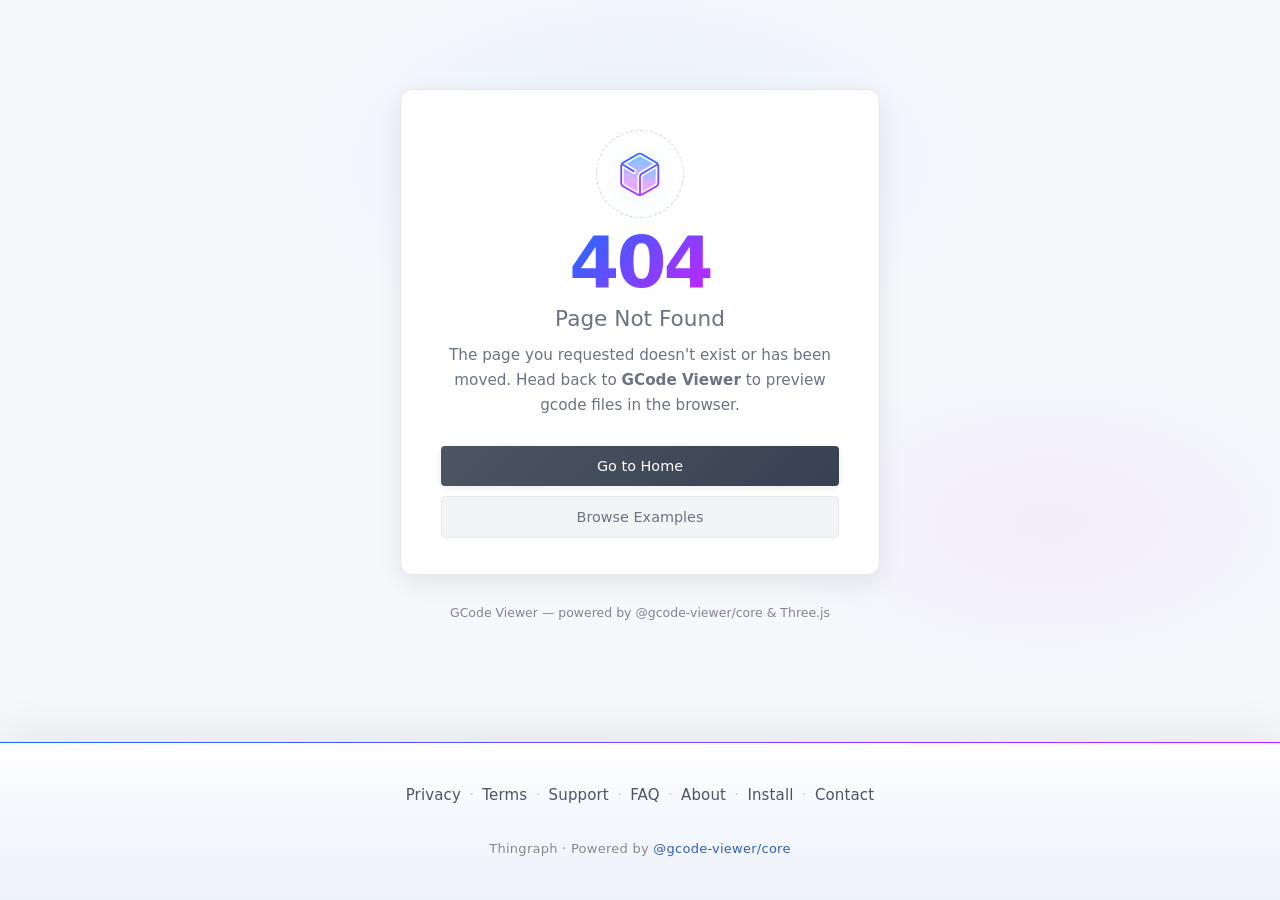
<file: index.html>
<!DOCTYPE html>
<html lang="en">
  <head>
    <meta charset="UTF-8" />
    <meta name="viewport" content="width=device-width, initial-scale=1.0" />
    <title>GCode Viewer</title>
    <meta
      name="description"
      content="GCode Viewer is a free web app to preview slicer GCode toolpaths (.gcode) in the browser. Powered by the @gcode-viewer/core WebGL SDK built on Three.js."
    />
    <meta
      name="keywords"
      content="GCode viewer, gcode preview, slicer preview, 3D printing, Bambu, Orca, @gcode-viewer/core, WebGL, Three.js"
    />

    <meta property="og:type" content="website" />
    <meta property="og:site_name" content="GCode Viewer" />
    <meta property="og:title" content="GCode Viewer – Preview slicer GCode in the browser" />
    <meta
      property="og:description"
      content="Free web app to preview GCode toolpaths with layers, legend, and playback. Powered by @gcode-viewer/core."
    />
    <meta property="og:image" content="/og-image.png" />

    <meta name="twitter:card" content="summary" />
    <meta name="twitter:title" content="GCode Viewer" />
    <meta
      name="twitter:description"
      content="Preview GCode toolpaths in the browser. Free, no install. Powered by @gcode-viewer/core."
    />

    <style>
      * {
        margin: 0;
        padding: 0;
        box-sizing: border-box;
      }

      html,
      body {
        width: 100%;
        height: 100%;
        overflow: hidden;
      }

      #app {
        width: 100%;
        height: 100%;
        overflow: hidden;
      }
    </style>
    <script type="module" crossorigin src="/assets/main.js"></script>
    <link rel="stylesheet" crossorigin href="/assets/main.css">
  </head>
  <body>
    <div id="app"></div>
  </body>
</html>
</file>
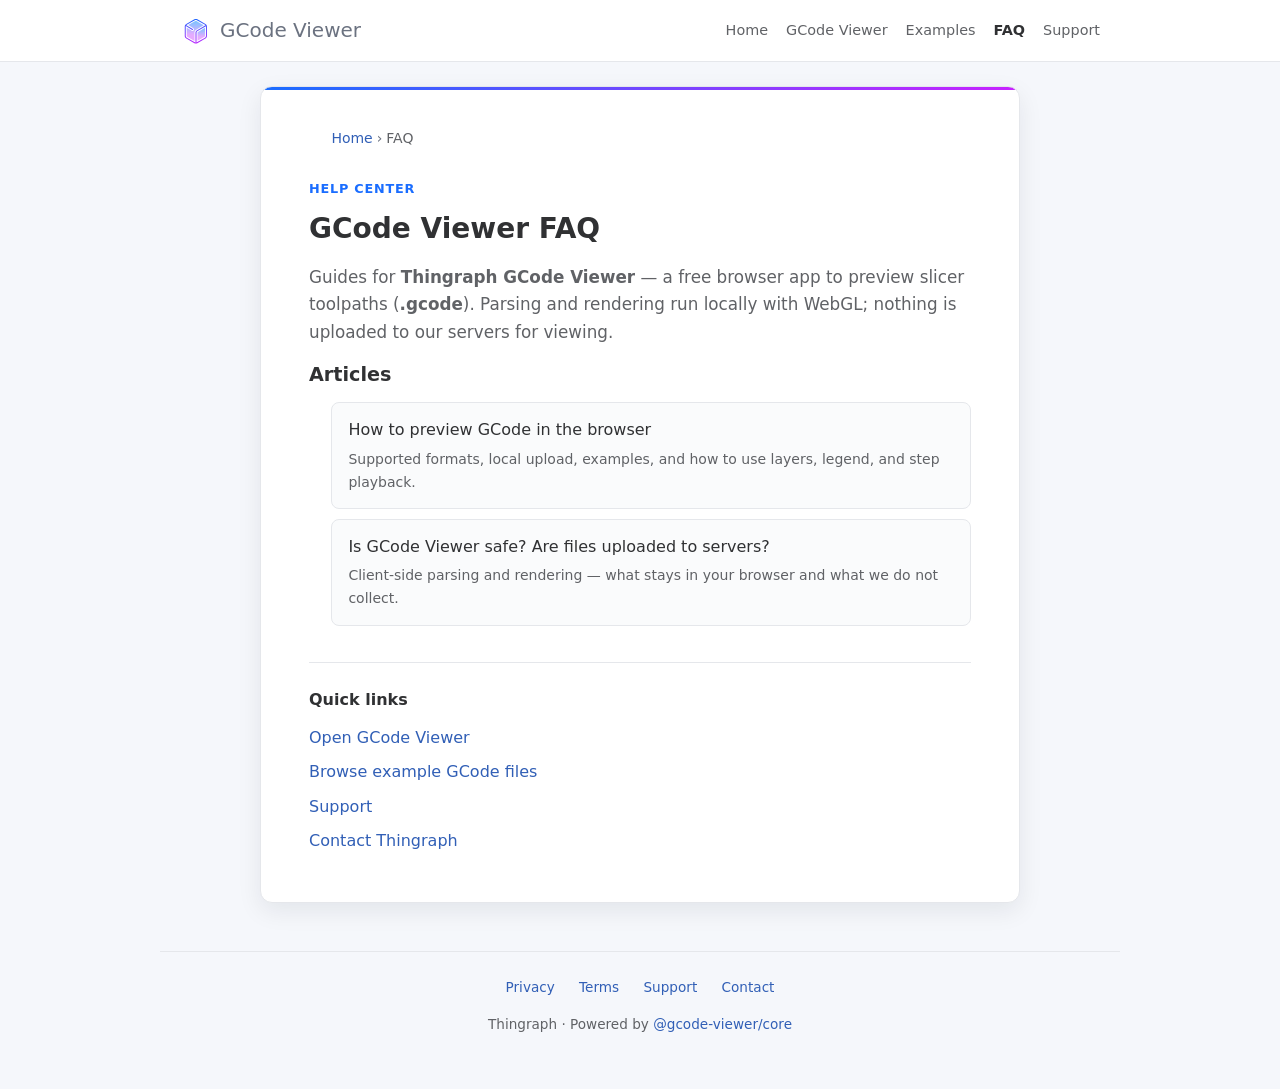
<file: faq/index.html>
<!DOCTYPE html>
<html lang="en">
  <head>
    <meta charset="UTF-8" />
    <meta name="viewport" content="width=device-width, initial-scale=1.0" />
    <title>FAQ – GCode Viewer | Thingraph</title>
    <meta
      name="description"
      content="Frequently asked questions about Thingraph GCode Viewer: preview slicer GCode in the browser, supported format (.gcode), layers, legend, and privacy."
    />
    <meta
      name="keywords"
      content="GCode Viewer FAQ, gcode preview browser, slicer gcode, 3D printing preview, Thingraph"
    />
    <link rel="canonical" href="https://gcode.thingraph.site/faq/" />
    <meta property="og:type" content="website" />
    <meta property="og:site_name" content="GCode Viewer" />
    <meta property="og:title" content="FAQ – GCode Viewer" />
    <meta
      property="og:description"
      content="Help articles for previewing GCode toolpaths in the browser with Thingraph GCode Viewer."
    />
    <meta property="og:url" content="https://gcode.thingraph.site/faq/" />
    <meta property="og:image" content="/og-image.png" />
    <link rel="stylesheet" href="/faq/faq.css" />
    <script type="application/ld+json">
      {
        "@context": "https://schema.org",
        "@type": "CollectionPage",
        "name": "GCode Viewer FAQ",
        "description": "Frequently asked questions for Thingraph GCode Viewer.",
        "url": "https://gcode.thingraph.site/faq/",
        "isPartOf": {
          "@type": "WebSite",
          "name": "GCode Viewer",
          "url": "https://gcode.thingraph.site/"
        }
      }
    </script>
  </head>
  <body>
    <header class="faq-header">
      <div class="faq-header__inner">
        <a class="faq-brand" href="/home">
          <img src="/cube-64.svg" width="32" height="32" alt="" />
          <span>GCode Viewer</span>
        </a>
        <nav aria-label="Main">
          <ul class="faq-nav">
            <li><a href="/home">Home</a></li>
            <li><a href="/gcode-viewer">GCode Viewer</a></li>
            <li><a href="/examples">Examples</a></li>
            <li><a href="/faq/" aria-current="page">FAQ</a></li>
            <li><a href="/google/cad-viewer-support">Support</a></li>
          </ul>
        </nav>
      </div>
    </header>

    <div class="faq-wrap">
      <article class="faq-card">
        <nav class="faq-breadcrumb" aria-label="Breadcrumb">
          <ol>
            <li><a href="/home">Home</a></li>
            <li><span aria-current="page">FAQ</span></li>
          </ol>
        </nav>

        <p class="faq-eyebrow">Help center</p>
        <h1>GCode Viewer FAQ</h1>
        <p class="faq-lead">
          Guides for <strong>Thingraph GCode Viewer</strong> — a free browser app to preview slicer
          toolpaths (<strong>.gcode</strong>). Parsing and
          rendering run locally with WebGL; nothing is uploaded to our servers for viewing.
        </p>

        <h2 class="faq-section-title">Articles</h2>
        <ul class="faq-article-list">
          <li>
            <a href="/faq/how-to-preview-gcode-in-browser.html">
              How to preview GCode in the browser
              <span class="faq-article-desc">
                Supported formats, local upload, examples, and how to use layers, legend, and step playback.
              </span>
            </a>
          </li>
          <li>
            <a href="/faq/is-gcode-viewer-safe-are-files-uploaded.html">
              Is GCode Viewer safe? Are files uploaded to servers?
              <span class="faq-article-desc">
                Client-side parsing and rendering — what stays in your browser and what we do not collect.
              </span>
            </a>
          </li>
        </ul>

        <section class="faq-related">
          <h2>Quick links</h2>
          <ul>
            <li><a href="/gcode-viewer">Open GCode Viewer</a></li>
            <li><a href="/examples">Browse example GCode files</a></li>
            <li><a href="/google/cad-viewer-support">Support</a></li>
            <li><a href="/contact">Contact Thingraph</a></li>
          </ul>
        </section>
      </article>
    </div>

    <footer class="faq-footer">
      <nav aria-label="Footer">
        <a href="/google/cad-viewer-privacy">Privacy</a>
        <a href="/google/cad-viewer-terms">Terms</a>
        <a href="/google/cad-viewer-support">Support</a>
        <a href="/contact">Contact</a>
      </nav>
      <p>
        Thingraph · Powered by
        <a href="https://www.npmjs.com/package/@gcode-viewer/core" rel="noopener noreferrer">@gcode-viewer/core</a>
      </p>
    </footer>
  </body>
</html>
</file>
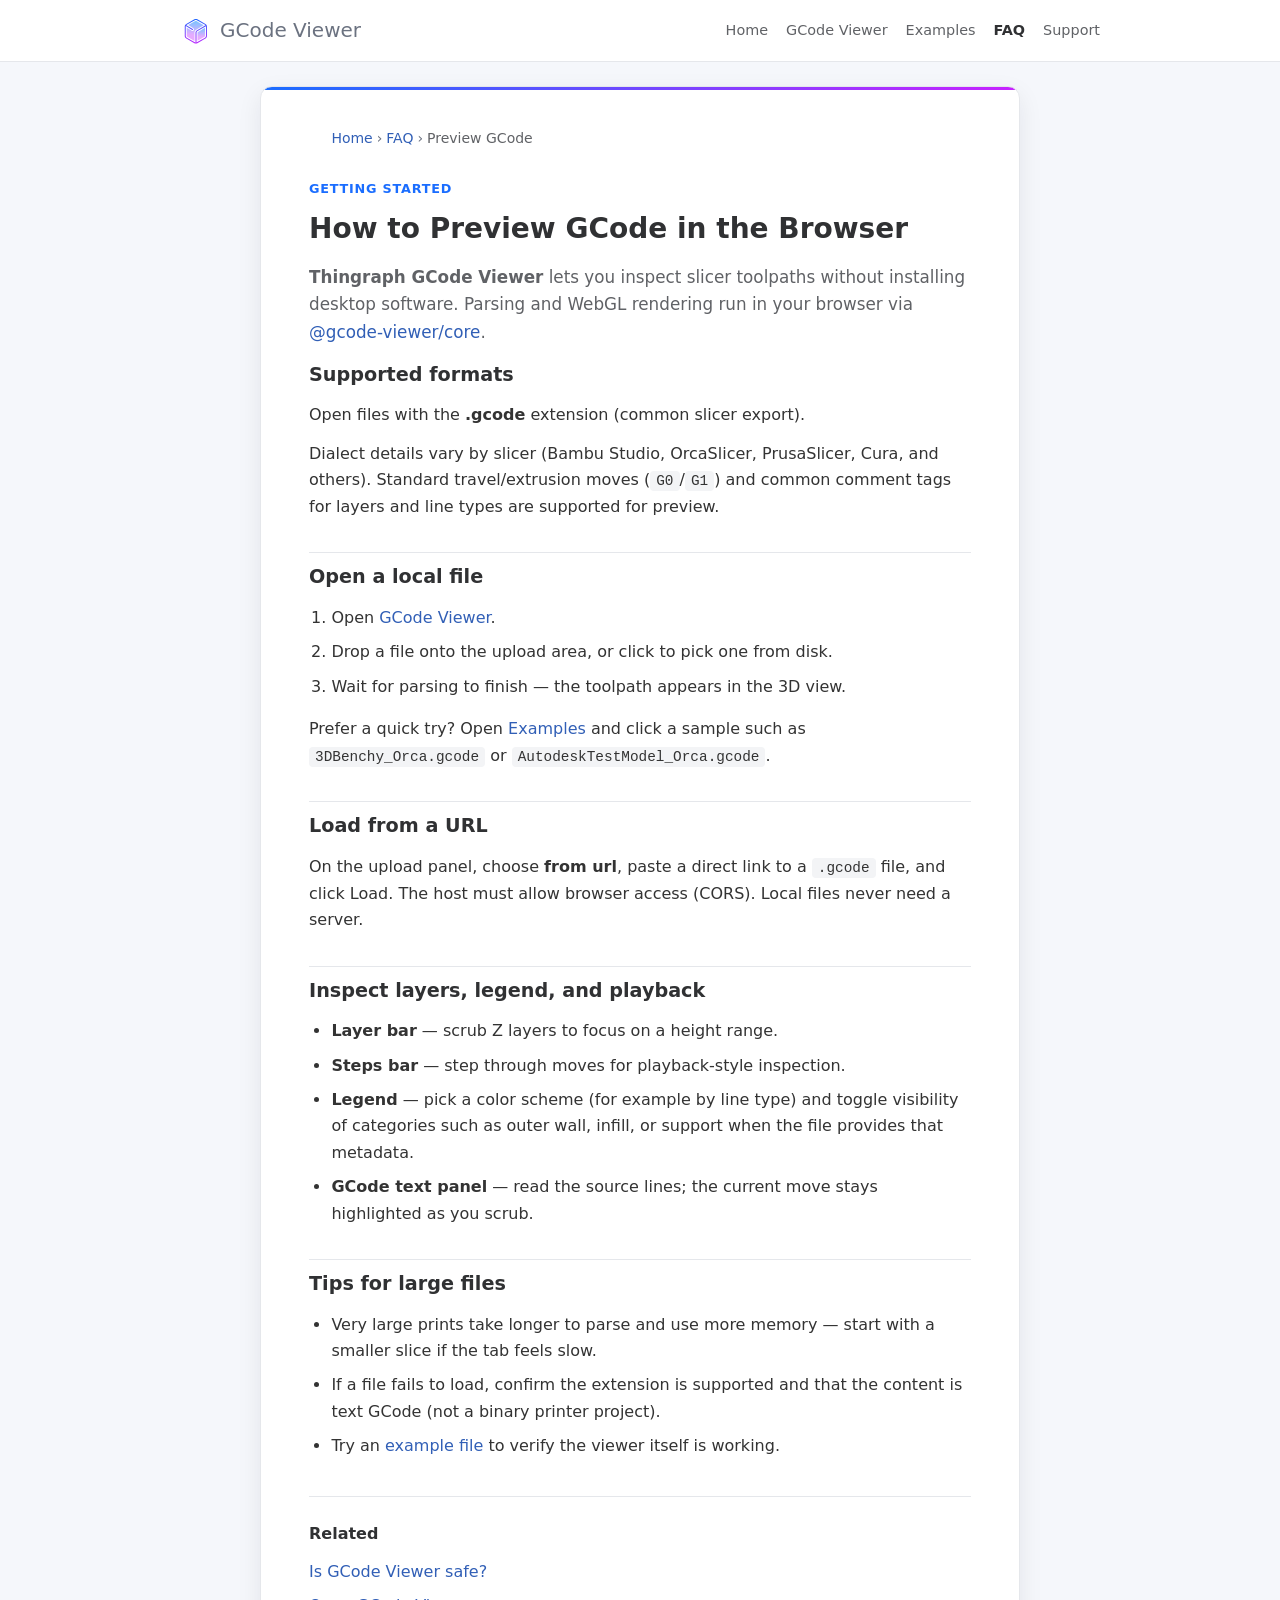
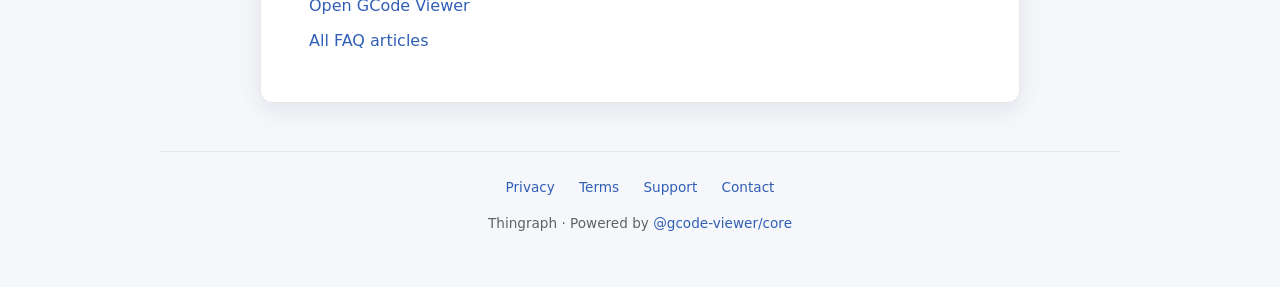
<file: faq/how-to-preview-gcode-in-browser.html>
<!DOCTYPE html>
<html lang="en">
  <head>
    <meta charset="UTF-8" />
    <meta name="viewport" content="width=device-width, initial-scale=1.0" />
    <title>How to Preview GCode in the Browser | GCode Viewer FAQ</title>
    <meta
      name="description"
      content="Preview slicer GCode (.gcode) in the browser with Thingraph GCode Viewer. Learn supported formats, local upload, examples, layers, legend, and playback."
    />
    <meta
      name="keywords"
      content="preview gcode online, gcode viewer browser, slicer toolpath preview, .gcode, Thingraph"
    />
    <link rel="canonical" href="https://gcode.thingraph.site/faq/how-to-preview-gcode-in-browser.html" />
    <meta property="og:type" content="article" />
    <meta property="og:site_name" content="GCode Viewer" />
    <meta property="og:title" content="How to Preview GCode in the Browser" />
    <meta
      property="og:description"
      content="Open slicer GCode locally in the browser — formats, layers, legend, and step playback."
    />
    <meta property="og:url" content="https://gcode.thingraph.site/faq/how-to-preview-gcode-in-browser.html" />
    <meta property="og:image" content="/og-image.png" />
    <link rel="stylesheet" href="/faq/faq.css" />
    <script type="application/ld+json">
      {
        "@context": "https://schema.org",
        "@type": "FAQPage",
        "mainEntity": [
          {
            "@type": "Question",
            "name": "What GCode formats does GCode Viewer support?",
            "acceptedAnswer": {
              "@type": "Answer",
              "text": "Thingraph GCode Viewer supports common slicer exports with the .gcode extension. Files from slicers such as Bambu Studio, OrcaSlicer, PrusaSlicer, and Cura generally work when they contain standard G0/G1 moves and typical comment metadata."
            }
          },
          {
            "@type": "Question",
            "name": "How do I open a GCode file in the browser?",
            "acceptedAnswer": {
              "@type": "Answer",
              "text": "Go to GCode Viewer on this site, then drop a file onto the upload area or click to select it from your device. You can also load a public URL that points to a .gcode file. Try the Examples page for sample files."
            }
          },
          {
            "@type": "Question",
            "name": "What can I inspect after loading GCode?",
            "acceptedAnswer": {
              "@type": "Answer",
              "text": "You can scrub layers with the layer bar, step through moves with the steps bar, switch color schemes in the Legend (for example by line type), and read the GCode text panel synced to the current move."
            }
          }
        ]
      }
    </script>
  </head>
  <body>
    <header class="faq-header">
      <div class="faq-header__inner">
        <a class="faq-brand" href="/home">
          <img src="/cube-64.svg" width="32" height="32" alt="" />
          <span>GCode Viewer</span>
        </a>
        <nav aria-label="Main">
          <ul class="faq-nav">
            <li><a href="/home">Home</a></li>
            <li><a href="/gcode-viewer">GCode Viewer</a></li>
            <li><a href="/examples">Examples</a></li>
            <li><a href="/faq/" aria-current="page">FAQ</a></li>
            <li><a href="/google/cad-viewer-support">Support</a></li>
          </ul>
        </nav>
      </div>
    </header>

    <div class="faq-wrap">
      <article class="faq-card">
        <nav class="faq-breadcrumb" aria-label="Breadcrumb">
          <ol>
            <li><a href="/home">Home</a></li>
            <li><a href="/faq/">FAQ</a></li>
            <li><span aria-current="page">Preview GCode</span></li>
          </ol>
        </nav>

        <p class="faq-eyebrow">Getting started</p>
        <h1>How to Preview GCode in the Browser</h1>
        <p class="faq-lead">
          <strong>Thingraph GCode Viewer</strong> lets you inspect slicer toolpaths without installing desktop
          software. Parsing and WebGL rendering run in your browser via
          <a href="https://www.npmjs.com/package/@gcode-viewer/core" rel="noopener noreferrer">@gcode-viewer/core</a>.
        </p>

        <h2>Supported formats</h2>
        <p>Open files with the <strong>.gcode</strong> extension (common slicer export).</p>
        <p>
          Dialect details vary by slicer (Bambu Studio, OrcaSlicer, PrusaSlicer, Cura, and others). Standard
          travel/extrusion moves (<code>G0</code>/<code>G1</code>) and common comment tags for layers and line
          types are supported for preview.
        </p>

        <h2>Open a local file</h2>
        <ol>
          <li>Open <a href="/gcode-viewer">GCode Viewer</a>.</li>
          <li>Drop a file onto the upload area, or click to pick one from disk.</li>
          <li>Wait for parsing to finish — the toolpath appears in the 3D view.</li>
        </ol>
        <p>
          Prefer a quick try? Open <a href="/examples">Examples</a> and click a sample such as
          <code>3DBenchy_Orca.gcode</code> or <code>AutodeskTestModel_Orca.gcode</code>.
        </p>

        <h2>Load from a URL</h2>
        <p>
          On the upload panel, choose <strong>from url</strong>, paste a direct link to a
          <code>.gcode</code> file, and click Load. The host must allow
          browser access (CORS). Local files never need a server.
        </p>

        <h2>Inspect layers, legend, and playback</h2>
        <ul>
          <li>
            <strong>Layer bar</strong> — scrub Z layers to focus on a height range.
          </li>
          <li>
            <strong>Steps bar</strong> — step through moves for playback-style inspection.
          </li>
          <li>
            <strong>Legend</strong> — pick a color scheme (for example by line type) and toggle visibility of
            categories such as outer wall, infill, or support when the file provides that metadata.
          </li>
          <li>
            <strong>GCode text panel</strong> — read the source lines; the current move stays highlighted as you
            scrub.
          </li>
        </ul>

        <h2>Tips for large files</h2>
        <ul>
          <li>Very large prints take longer to parse and use more memory — start with a smaller slice if the tab feels slow.</li>
          <li>If a file fails to load, confirm the extension is supported and that the content is text GCode (not a binary printer project).</li>
          <li>Try an <a href="/examples">example file</a> to verify the viewer itself is working.</li>
        </ul>

        <section class="faq-related">
          <h2>Related</h2>
          <ul>
            <li><a href="/faq/is-gcode-viewer-safe-are-files-uploaded.html">Is GCode Viewer safe?</a></li>
            <li><a href="/gcode-viewer">Open GCode Viewer</a></li>
            <li><a href="/faq/">All FAQ articles</a></li>
          </ul>
        </section>
      </article>
    </div>

    <footer class="faq-footer">
      <nav aria-label="Footer">
        <a href="/google/cad-viewer-privacy">Privacy</a>
        <a href="/google/cad-viewer-terms">Terms</a>
        <a href="/google/cad-viewer-support">Support</a>
        <a href="/contact">Contact</a>
      </nav>
      <p>
        Thingraph · Powered by
        <a href="https://www.npmjs.com/package/@gcode-viewer/core" rel="noopener noreferrer">@gcode-viewer/core</a>
      </p>
    </footer>
  </body>
</html>
</file>
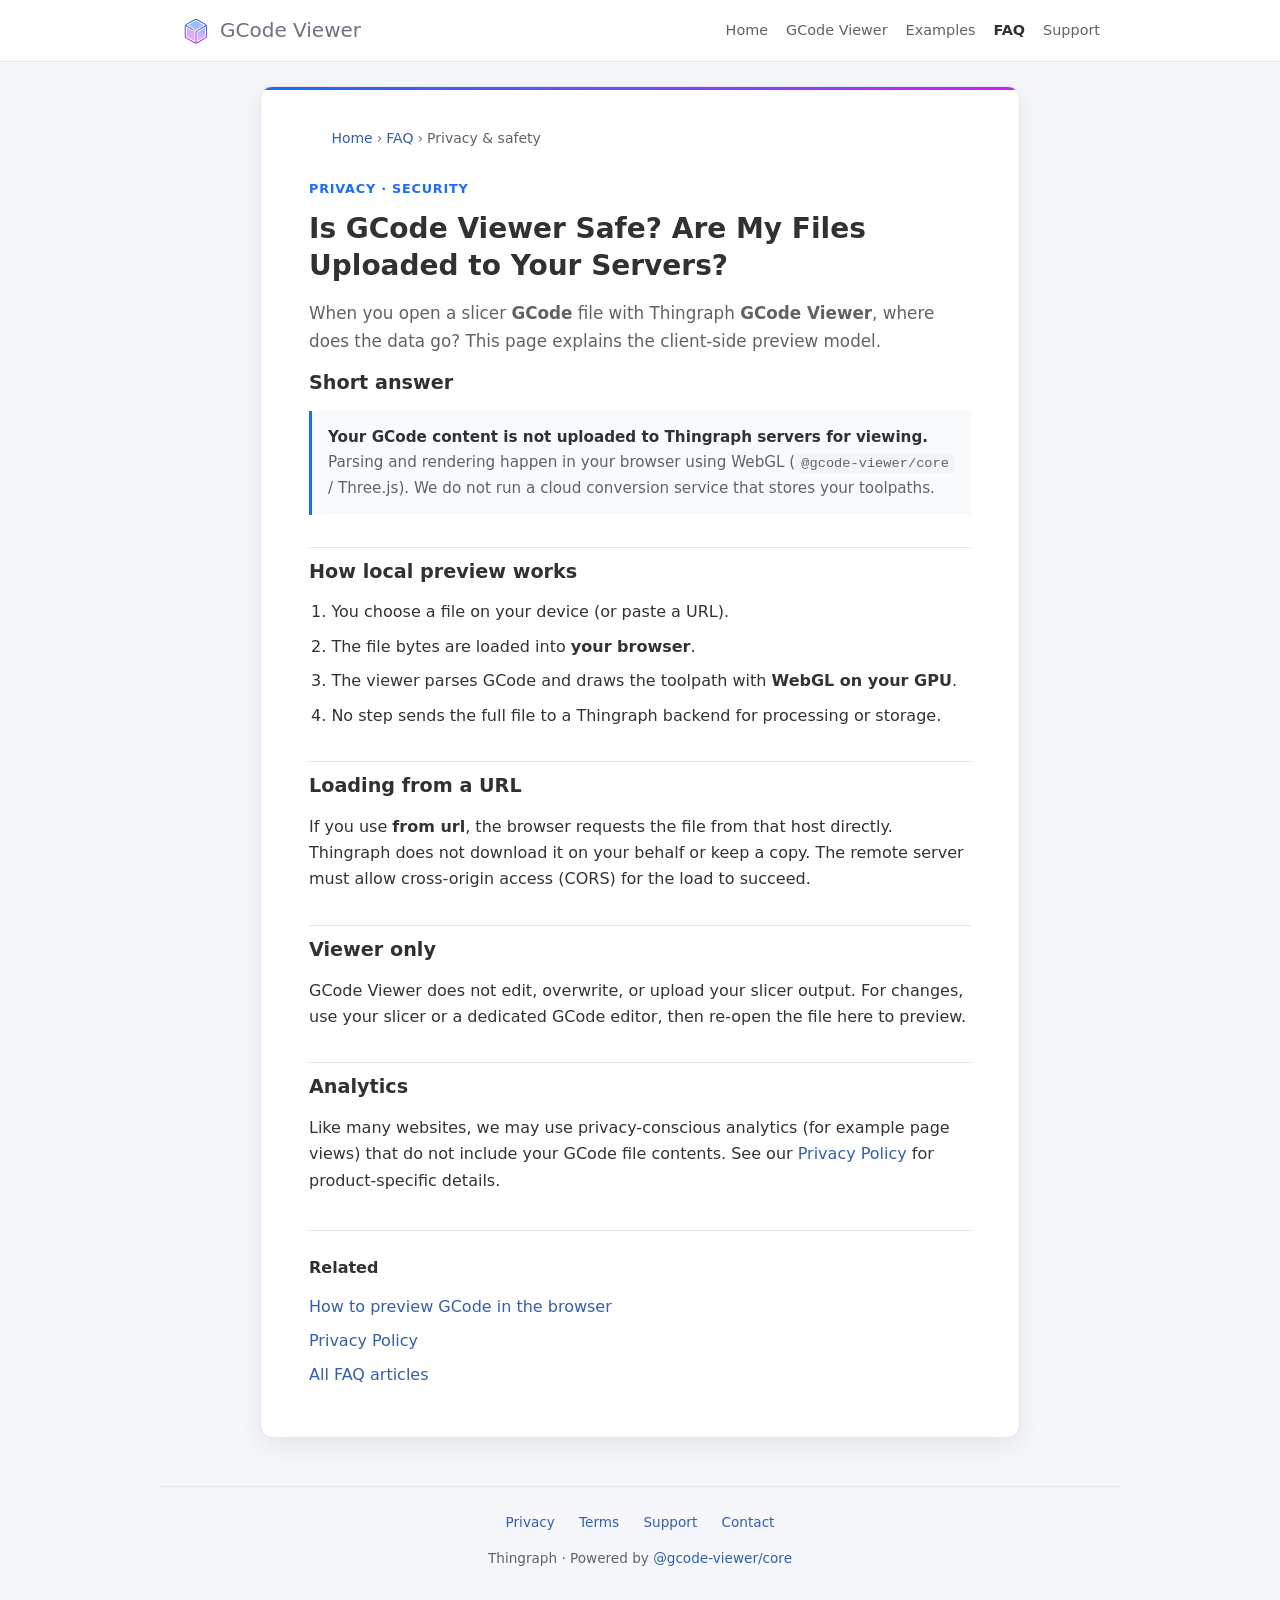
<file: faq/is-gcode-viewer-safe-are-files-uploaded.html>
<!DOCTYPE html>
<html lang="en">
  <head>
    <meta charset="UTF-8" />
    <meta name="viewport" content="width=device-width, initial-scale=1.0" />
    <title>Is GCode Viewer Safe? Are Files Uploaded to Servers? | Thingraph FAQ</title>
    <meta
      name="description"
      content="Thingraph GCode Viewer parses and renders GCode in your browser. Learn why files are not uploaded to our servers for viewing, and what data stays on your device."
    />
    <meta
      name="keywords"
      content="GCode Viewer safe, gcode privacy, are gcode files uploaded, client-side gcode preview, Thingraph"
    />
    <link rel="canonical" href="https://gcode.thingraph.site/faq/is-gcode-viewer-safe-are-files-uploaded.html" />
    <meta property="og:type" content="article" />
    <meta property="og:site_name" content="GCode Viewer" />
    <meta property="og:title" content="Is GCode Viewer Safe? Are Files Uploaded to Servers?" />
    <meta
      property="og:description"
      content="Client-side WebGL preview — your GCode stays in the browser for viewing."
    />
    <meta property="og:url" content="https://gcode.thingraph.site/faq/is-gcode-viewer-safe-are-files-uploaded.html" />
    <meta property="og:image" content="/og-image.png" />
    <link rel="stylesheet" href="/faq/faq.css" />
    <script type="application/ld+json">
      {
        "@context": "https://schema.org",
        "@type": "FAQPage",
        "mainEntity": [
          {
            "@type": "Question",
            "name": "Are my GCode files uploaded to Thingraph servers?",
            "acceptedAnswer": {
              "@type": "Answer",
              "text": "No. For local preview, Thingraph GCode Viewer reads the file in your browser and renders the toolpath with WebGL on your device. File content is not sent to Thingraph servers for storage or conversion."
            }
          },
          {
            "@type": "Question",
            "name": "Does loading from a URL send the file to Thingraph?",
            "acceptedAnswer": {
              "@type": "Answer",
              "text": "When you paste a URL, your browser fetches the file directly from that host. Thingraph does not proxy or store the GCode for viewing. The remote server must allow the request (CORS)."
            }
          },
          {
            "@type": "Question",
            "name": "Can GCode Viewer edit or overwrite my files?",
            "acceptedAnswer": {
              "@type": "Answer",
              "text": "No. The app is a viewer only. It does not write back to disk or modify the original slicer output."
            }
          }
        ]
      }
    </script>
  </head>
  <body>
    <header class="faq-header">
      <div class="faq-header__inner">
        <a class="faq-brand" href="/home">
          <img src="/cube-64.svg" width="32" height="32" alt="" />
          <span>GCode Viewer</span>
        </a>
        <nav aria-label="Main">
          <ul class="faq-nav">
            <li><a href="/home">Home</a></li>
            <li><a href="/gcode-viewer">GCode Viewer</a></li>
            <li><a href="/examples">Examples</a></li>
            <li><a href="/faq/" aria-current="page">FAQ</a></li>
            <li><a href="/google/cad-viewer-support">Support</a></li>
          </ul>
        </nav>
      </div>
    </header>

    <div class="faq-wrap">
      <article class="faq-card">
        <nav class="faq-breadcrumb" aria-label="Breadcrumb">
          <ol>
            <li><a href="/home">Home</a></li>
            <li><a href="/faq/">FAQ</a></li>
            <li><span aria-current="page">Privacy &amp; safety</span></li>
          </ol>
        </nav>

        <p class="faq-eyebrow">Privacy · Security</p>
        <h1>Is GCode Viewer Safe? Are My Files Uploaded to Your Servers?</h1>
        <p class="faq-lead">
          When you open a slicer <strong>GCode</strong> file with Thingraph <strong>GCode Viewer</strong>, where does
          the data go? This page explains the client-side preview model.
        </p>

        <h2>Short answer</h2>
        <p class="faq-note">
          <strong>Your GCode content is not uploaded to Thingraph servers for viewing.</strong> Parsing and rendering
          happen in your browser using WebGL (<code>@gcode-viewer/core</code> / Three.js). We do not run a cloud
          conversion service that stores your toolpaths.
        </p>

        <h2>How local preview works</h2>
        <ol>
          <li>You choose a file on your device (or paste a URL).</li>
          <li>The file bytes are loaded into <strong>your browser</strong>.</li>
          <li>The viewer parses GCode and draws the toolpath with <strong>WebGL on your GPU</strong>.</li>
          <li>No step sends the full file to a Thingraph backend for processing or storage.</li>
        </ol>

        <h2>Loading from a URL</h2>
        <p>
          If you use <strong>from url</strong>, the browser requests the file from that host directly. Thingraph does
          not download it on your behalf or keep a copy. The remote server must allow cross-origin access (CORS) for
          the load to succeed.
        </p>

        <h2>Viewer only</h2>
        <p>
          GCode Viewer does not edit, overwrite, or upload your slicer output. For changes, use your slicer or a
          dedicated GCode editor, then re-open the file here to preview.
        </p>

        <h2>Analytics</h2>
        <p>
          Like many websites, we may use privacy-conscious analytics (for example page views) that do not include
          your GCode file contents. See our
          <a href="/google/cad-viewer-privacy">Privacy Policy</a> for product-specific details.
        </p>

        <section class="faq-related">
          <h2>Related</h2>
          <ul>
            <li><a href="/faq/how-to-preview-gcode-in-browser.html">How to preview GCode in the browser</a></li>
            <li><a href="/google/cad-viewer-privacy">Privacy Policy</a></li>
            <li><a href="/faq/">All FAQ articles</a></li>
          </ul>
        </section>
      </article>
    </div>

    <footer class="faq-footer">
      <nav aria-label="Footer">
        <a href="/google/cad-viewer-privacy">Privacy</a>
        <a href="/google/cad-viewer-terms">Terms</a>
        <a href="/google/cad-viewer-support">Support</a>
        <a href="/contact">Contact</a>
      </nav>
      <p>
        Thingraph · Powered by
        <a href="https://www.npmjs.com/package/@gcode-viewer/core" rel="noopener noreferrer">@gcode-viewer/core</a>
      </p>
    </footer>
  </body>
</html>
</file>
<file: assets/main.css>
@charset "UTF-8";*,:before,:after{--un-rotate:0;--un-rotate-x:0;--un-rotate-y:0;--un-rotate-z:0;--un-scale-x:1;--un-scale-y:1;--un-scale-z:1;--un-skew-x:0;--un-skew-y:0;--un-translate-x:0;--un-translate-y:0;--un-translate-z:0;--un-pan-x: ;--un-pan-y: ;--un-pinch-zoom: ;--un-scroll-snap-strictness:proximity;--un-ordinal: ;--un-slashed-zero: ;--un-numeric-figure: ;--un-numeric-spacing: ;--un-numeric-fraction: ;--un-border-spacing-x:0;--un-border-spacing-y:0;--un-ring-offset-shadow:0 0 rgb(0 0 0 / 0);--un-ring-shadow:0 0 rgb(0 0 0 / 0);--un-shadow-inset: ;--un-shadow:0 0 rgb(0 0 0 / 0);--un-ring-inset: ;--un-ring-offset-width:0px;--un-ring-offset-color:#fff;--un-ring-width:0px;--un-ring-color:rgb(147 197 253 / .5);--un-blur: ;--un-brightness: ;--un-contrast: ;--un-drop-shadow: ;--un-grayscale: ;--un-hue-rotate: ;--un-invert: ;--un-saturate: ;--un-sepia: ;--un-backdrop-blur: ;--un-backdrop-brightness: ;--un-backdrop-contrast: ;--un-backdrop-grayscale: ;--un-backdrop-hue-rotate: ;--un-backdrop-invert: ;--un-backdrop-opacity: ;--un-backdrop-saturate: ;--un-backdrop-sepia: }::backdrop{--un-rotate:0;--un-rotate-x:0;--un-rotate-y:0;--un-rotate-z:0;--un-scale-x:1;--un-scale-y:1;--un-scale-z:1;--un-skew-x:0;--un-skew-y:0;--un-translate-x:0;--un-translate-y:0;--un-translate-z:0;--un-pan-x: ;--un-pan-y: ;--un-pinch-zoom: ;--un-scroll-snap-strictness:proximity;--un-ordinal: ;--un-slashed-zero: ;--un-numeric-figure: ;--un-numeric-spacing: ;--un-numeric-fraction: ;--un-border-spacing-x:0;--un-border-spacing-y:0;--un-ring-offset-shadow:0 0 rgb(0 0 0 / 0);--un-ring-shadow:0 0 rgb(0 0 0 / 0);--un-shadow-inset: ;--un-shadow:0 0 rgb(0 0 0 / 0);--un-ring-inset: ;--un-ring-offset-width:0px;--un-ring-offset-color:#fff;--un-ring-width:0px;--un-ring-color:rgb(147 197 253 / .5);--un-blur: ;--un-brightness: ;--un-contrast: ;--un-drop-shadow: ;--un-grayscale: ;--un-hue-rotate: ;--un-invert: ;--un-saturate: ;--un-sepia: ;--un-backdrop-blur: ;--un-backdrop-brightness: ;--un-backdrop-contrast: ;--un-backdrop-grayscale: ;--un-backdrop-hue-rotate: ;--un-backdrop-invert: ;--un-backdrop-opacity: ;--un-backdrop-saturate: ;--un-backdrop-sepia: }.container{width:100%}@media (min-width: 640px){.container{max-width:640px}}@media (min-width: 768px){.container{max-width:768px}}@media (min-width: 1024px){.container{max-width:1024px}}@media (min-width: 1280px){.container{max-width:1280px}}@media (min-width: 1536px){.container{max-width:1536px}}.visible{visibility:visible}.absolute{position:absolute}.fixed{position:fixed}.relative{position:relative}.grid{display:grid}.my{margin-top:1rem;margin-bottom:1rem}.inline{display:inline}.block{display:block}.inline-block{display:inline-block}.hidden{display:none}[size~="24"]{width:6rem;height:6rem}.h1{height:.25rem}.h2{height:.5rem}.h3{height:.75rem}.flex{display:flex}.inline-flex{display:inline-flex}.flex-shrink{flex-shrink:1}.flex-wrap{flex-wrap:wrap}.transform{transform:translate(var(--un-translate-x)) translateY(var(--un-translate-y)) translateZ(var(--un-translate-z)) rotate(var(--un-rotate)) rotateX(var(--un-rotate-x)) rotateY(var(--un-rotate-y)) rotate(var(--un-rotate-z)) skew(var(--un-skew-x)) skewY(var(--un-skew-y)) scaleX(var(--un-scale-x)) scaleY(var(--un-scale-y)) scaleZ(var(--un-scale-z))}.resize{resize:both}.break-all{word-break:break-all}.border{border-width:1px}[stroke-width~="1.8"]{stroke-width:1.8px}.px{padding-left:1rem;padding-right:1rem}.uppercase{text-transform:uppercase}.underline{text-decoration-line:underline}.antialiased{-webkit-font-smoothing:antialiased;-moz-osx-font-smoothing:grayscale}.outline{outline-style:solid}.grayscale{--un-grayscale:grayscale(1);filter:var(--un-blur) var(--un-brightness) var(--un-contrast) var(--un-drop-shadow) var(--un-grayscale) var(--un-hue-rotate) var(--un-invert) var(--un-saturate) var(--un-sepia)}.filter{filter:var(--un-blur) var(--un-brightness) var(--un-contrast) var(--un-drop-shadow) var(--un-grayscale) var(--un-hue-rotate) var(--un-invert) var(--un-saturate) var(--un-sepia)}.backdrop-filter{-webkit-backdrop-filter:var(--un-backdrop-blur) var(--un-backdrop-brightness) var(--un-backdrop-contrast) var(--un-backdrop-grayscale) var(--un-backdrop-hue-rotate) var(--un-backdrop-invert) var(--un-backdrop-opacity) var(--un-backdrop-saturate) var(--un-backdrop-sepia);backdrop-filter:var(--un-backdrop-blur) var(--un-backdrop-brightness) var(--un-backdrop-contrast) var(--un-backdrop-grayscale) var(--un-backdrop-hue-rotate) var(--un-backdrop-invert) var(--un-backdrop-opacity) var(--un-backdrop-saturate) var(--un-backdrop-sepia)}.transition{transition-property:color,background-color,border-color,outline-color,text-decoration-color,fill,stroke,opacity,box-shadow,transform,filter,backdrop-filter;transition-timing-function:cubic-bezier(.4,0,.2,1);transition-duration:.15s}.ease{transition-timing-function:cubic-bezier(.4,0,.2,1)}:root{--el-color-white:#ffffff;--el-color-black:#000000;--el-color-primary-rgb:64,158,255;--el-color-success-rgb:103,194,58;--el-color-warning-rgb:230,162,60;--el-color-danger-rgb:245,108,108;--el-color-error-rgb:245,108,108;--el-color-info-rgb:144,147,153;--el-font-size-extra-large:20px;--el-font-size-large:18px;--el-font-size-medium:16px;--el-font-size-base:14px;--el-font-size-small:13px;--el-font-size-extra-small:12px;--el-font-family:"Helvetica Neue",Helvetica,"PingFang SC","Hiragino Sans GB","Microsoft YaHei","微软雅黑",Arial,sans-serif;--el-font-weight-primary:500;--el-font-line-height-primary:24px;--el-index-normal:1;--el-index-top:1000;--el-index-popper:2000;--el-border-radius-base:4px;--el-border-radius-small:2px;--el-border-radius-round:20px;--el-border-radius-circle:100%;--el-transition-duration:.3s;--el-transition-duration-fast:.2s;--el-transition-function-ease-in-out-bezier:cubic-bezier(.645,.045,.355,1);--el-transition-function-fast-bezier:cubic-bezier(.23,1,.32,1);--el-transition-all:all var(--el-transition-duration) var(--el-transition-function-ease-in-out-bezier);--el-transition-fade:opacity var(--el-transition-duration) var(--el-transition-function-fast-bezier);--el-transition-md-fade:transform var(--el-transition-duration) var(--el-transition-function-fast-bezier),opacity var(--el-transition-duration) var(--el-transition-function-fast-bezier);--el-transition-fade-linear:opacity var(--el-transition-duration-fast) linear;--el-transition-border:border-color var(--el-transition-duration-fast) var(--el-transition-function-ease-in-out-bezier);--el-transition-box-shadow:box-shadow var(--el-transition-duration-fast) var(--el-transition-function-ease-in-out-bezier);--el-transition-color:color var(--el-transition-duration-fast) var(--el-transition-function-ease-in-out-bezier);--el-component-size-large:40px;--el-component-size:32px;--el-component-size-small:24px;color-scheme:light;--el-color-primary:#409eff;--el-color-primary-light-3:rgb(121,187,255);--el-color-primary-light-5:rgb(160,207,255);--el-color-primary-light-7:rgb(198,226,255);--el-color-primary-light-8:rgb(217,236,255);--el-color-primary-light-9:rgb(236,245,255);--el-color-primary-dark-2:rgb(51,126,204);--el-color-success:#67c23a;--el-color-success-light-3:rgb(149,212,117);--el-color-success-light-5:rgb(179,225,157);--el-color-success-light-7:rgb(209,237,196);--el-color-success-light-8:rgb(225,243,216);--el-color-success-light-9:rgb(240,249,235);--el-color-success-dark-2:rgb(82,155,46);--el-color-warning:#e6a23c;--el-color-warning-light-3:rgb(238,190,119);--el-color-warning-light-5:rgb(243,209,158);--el-color-warning-light-7:rgb(248,227,197);--el-color-warning-light-8:rgb(250,236,216);--el-color-warning-light-9:rgb(253,246,236);--el-color-warning-dark-2:rgb(184,130,48);--el-color-danger:#f56c6c;--el-color-danger-light-3:rgb(248,152,152);--el-color-danger-light-5:rgb(250,182,182);--el-color-danger-light-7:rgb(252,211,211);--el-color-danger-light-8:rgb(253,226,226);--el-color-danger-light-9:rgb(254,240,240);--el-color-danger-dark-2:rgb(196,86,86);--el-color-error:#f56c6c;--el-color-error-light-3:rgb(248,152,152);--el-color-error-light-5:rgb(250,182,182);--el-color-error-light-7:rgb(252,211,211);--el-color-error-light-8:rgb(253,226,226);--el-color-error-light-9:rgb(254,240,240);--el-color-error-dark-2:rgb(196,86,86);--el-color-info:#909399;--el-color-info-light-3:rgb(177,179,184);--el-color-info-light-5:rgb(200,201,204);--el-color-info-light-7:rgb(222,223,224);--el-color-info-light-8:rgb(233,233,235);--el-color-info-light-9:rgb(244,244,245);--el-color-info-dark-2:rgb(115,118,122);--el-bg-color:#ffffff;--el-bg-color-page:#f2f3f5;--el-bg-color-overlay:#ffffff;--el-text-color-primary:#303133;--el-text-color-regular:#606266;--el-text-color-secondary:#909399;--el-text-color-placeholder:#a8abb2;--el-text-color-disabled:#c0c4cc;--el-border-color:#dcdfe6;--el-border-color-light:#e4e7ed;--el-border-color-lighter:#ebeef5;--el-border-color-extra-light:#f2f6fc;--el-border-color-dark:#d4d7de;--el-border-color-darker:#cdd0d6;--el-fill-color:#f0f2f5;--el-fill-color-light:#f5f7fa;--el-fill-color-lighter:#fafafa;--el-fill-color-extra-light:#fafcff;--el-fill-color-dark:#ebedf0;--el-fill-color-darker:#e6e8eb;--el-fill-color-blank:#ffffff;--el-box-shadow:0px 12px 32px 4px rgba(0,0,0,.04),0px 8px 20px rgba(0,0,0,.08);--el-box-shadow-light:0px 0px 12px rgba(0,0,0,.12);--el-box-shadow-lighter:0px 0px 6px rgba(0,0,0,.12);--el-box-shadow-dark:0px 16px 48px 16px rgba(0,0,0,.08),0px 12px 32px rgba(0,0,0,.12),0px 8px 16px -8px rgba(0,0,0,.16);--el-disabled-bg-color:var(--el-fill-color-light);--el-disabled-text-color:var(--el-text-color-placeholder);--el-disabled-border-color:var(--el-border-color-light);--el-overlay-color:rgba(0,0,0,.8);--el-overlay-color-light:rgba(0,0,0,.7);--el-overlay-color-lighter:rgba(0,0,0,.5);--el-mask-color:rgba(255,255,255,.9);--el-mask-color-extra-light:rgba(255,255,255,.3);--el-border-width:1px;--el-border-style:solid;--el-border-color-hover:var(--el-text-color-disabled);--el-border:var(--el-border-width) var(--el-border-style) var(--el-border-color);--el-svg-monochrome-grey:var(--el-border-color)}.fade-in-linear-enter-active,.fade-in-linear-leave-active{transition:var(--el-transition-fade-linear)}.fade-in-linear-enter-from,.fade-in-linear-leave-to{opacity:0}.el-fade-in-linear-enter-active,.el-fade-in-linear-leave-active{transition:var(--el-transition-fade-linear)}.el-fade-in-linear-enter-from,.el-fade-in-linear-leave-to{opacity:0}.el-fade-in-enter-active,.el-fade-in-leave-active{transition:all var(--el-transition-duration) cubic-bezier(.55,0,.1,1)}.el-fade-in-enter-from,.el-fade-in-leave-active{opacity:0}.el-zoom-in-center-enter-active,.el-zoom-in-center-leave-active{transition:all var(--el-transition-duration) cubic-bezier(.55,0,.1,1)}.el-zoom-in-center-enter-from,.el-zoom-in-center-leave-active{opacity:0;transform:scaleX(0)}.el-zoom-in-top-enter-active,.el-zoom-in-top-leave-active{opacity:1;transform:scaleY(1);transform-origin:center top;transition:var(--el-transition-md-fade)}.el-zoom-in-top-enter-active[data-popper-placement^=top],.el-zoom-in-top-leave-active[data-popper-placement^=top]{transform-origin:center bottom}.el-zoom-in-top-enter-from,.el-zoom-in-top-leave-active{opacity:0;transform:scaleY(0)}.el-zoom-in-bottom-enter-active,.el-zoom-in-bottom-leave-active{opacity:1;transform:scaleY(1);transform-origin:center bottom;transition:var(--el-transition-md-fade)}.el-zoom-in-bottom-enter-from,.el-zoom-in-bottom-leave-active{opacity:0;transform:scaleY(0)}.el-zoom-in-left-enter-active,.el-zoom-in-left-leave-active{opacity:1;transform:scale(1);transform-origin:top left;transition:var(--el-transition-md-fade)}.el-zoom-in-left-enter-from,.el-zoom-in-left-leave-active{opacity:0;transform:scale(.45)}.collapse-transition{transition:var(--el-transition-duration) height ease-in-out,var(--el-transition-duration) padding-top ease-in-out,var(--el-transition-duration) padding-bottom ease-in-out}.el-collapse-transition-enter-active,.el-collapse-transition-leave-active{transition:var(--el-transition-duration) max-height ease-in-out,var(--el-transition-duration) padding-top ease-in-out,var(--el-transition-duration) padding-bottom ease-in-out}.horizontal-collapse-transition{transition:var(--el-transition-duration) width ease-in-out,var(--el-transition-duration) padding-left ease-in-out,var(--el-transition-duration) padding-right ease-in-out}.el-list-enter-active,.el-list-leave-active{transition:all 1s}.el-list-enter-from,.el-list-leave-to{opacity:0;transform:translateY(-30px)}.el-list-leave-active{position:absolute!important}.el-opacity-transition{transition:opacity var(--el-transition-duration) cubic-bezier(.55,0,.1,1)}.el-icon--right{margin-left:5px}.el-icon--left{margin-right:5px}@keyframes rotating{0%{transform:rotate(0)}to{transform:rotate(1turn)}}.el-icon{--color:inherit;align-items:center;display:inline-flex;height:1em;justify-content:center;line-height:1em;position:relative;width:1em;fill:currentColor;color:var(--color);font-size:inherit}.el-icon.is-loading{animation:rotating 2s linear infinite}.el-icon svg{height:1em;width:1em}.el-affix--fixed{position:fixed}.el-alert{--el-alert-padding:8px 16px;--el-alert-border-radius-base:var(--el-border-radius-base);--el-alert-title-font-size:14px;--el-alert-title-with-description-font-size:16px;--el-alert-description-font-size:14px;--el-alert-close-font-size:16px;--el-alert-close-customed-font-size:14px;--el-alert-icon-size:16px;--el-alert-icon-large-size:28px;align-items:center;background-color:var(--el-color-white);border-radius:var(--el-alert-border-radius-base);box-sizing:border-box;display:flex;margin:0;opacity:1;overflow:hidden;padding:var(--el-alert-padding);position:relative;transition:opacity var(--el-transition-duration-fast);width:100%}.el-alert.is-light .el-alert__close-btn{color:var(--el-text-color-placeholder)}.el-alert.is-dark .el-alert__close-btn,.el-alert.is-dark .el-alert__description{color:var(--el-color-white)}.el-alert.is-center{justify-content:center}.el-alert--primary{--el-alert-bg-color:var(--el-color-primary-light-9)}.el-alert--primary.is-light{background-color:var(--el-alert-bg-color)}.el-alert--primary.is-light,.el-alert--primary.is-light .el-alert__description{color:var(--el-color-primary)}.el-alert--primary.is-dark{background-color:var(--el-color-primary);color:var(--el-color-white)}.el-alert--success{--el-alert-bg-color:var(--el-color-success-light-9)}.el-alert--success.is-light{background-color:var(--el-alert-bg-color)}.el-alert--success.is-light,.el-alert--success.is-light .el-alert__description{color:var(--el-color-success)}.el-alert--success.is-dark{background-color:var(--el-color-success);color:var(--el-color-white)}.el-alert--info{--el-alert-bg-color:var(--el-color-info-light-9)}.el-alert--info.is-light{background-color:var(--el-alert-bg-color)}.el-alert--info.is-light,.el-alert--info.is-light .el-alert__description{color:var(--el-color-info)}.el-alert--info.is-dark{background-color:var(--el-color-info);color:var(--el-color-white)}.el-alert--warning{--el-alert-bg-color:var(--el-color-warning-light-9)}.el-alert--warning.is-light{background-color:var(--el-alert-bg-color)}.el-alert--warning.is-light,.el-alert--warning.is-light .el-alert__description{color:var(--el-color-warning)}.el-alert--warning.is-dark{background-color:var(--el-color-warning);color:var(--el-color-white)}.el-alert--error{--el-alert-bg-color:var(--el-color-error-light-9)}.el-alert--error.is-light{background-color:var(--el-alert-bg-color)}.el-alert--error.is-light,.el-alert--error.is-light .el-alert__description{color:var(--el-color-error)}.el-alert--error.is-dark{background-color:var(--el-color-error);color:var(--el-color-white)}.el-alert__content{display:flex;flex-direction:column;gap:4px}.el-alert .el-alert__icon{font-size:var(--el-alert-icon-size);margin-right:8px;width:var(--el-alert-icon-size)}.el-alert .el-alert__icon.is-big{font-size:var(--el-alert-icon-large-size);margin-right:12px;width:var(--el-alert-icon-large-size)}.el-alert__title{font-size:var(--el-alert-title-font-size);line-height:24px}.el-alert__title.with-description{font-size:var(--el-alert-title-with-description-font-size)}.el-alert .el-alert__description{font-size:var(--el-alert-description-font-size);margin:0}.el-alert .el-alert__close-btn{cursor:pointer;font-size:var(--el-alert-close-font-size);opacity:1;position:absolute;right:16px;top:12px}.el-alert .el-alert__close-btn.is-customed{font-size:var(--el-alert-close-customed-font-size);font-style:normal;line-height:24px;top:8px}.el-alert-fade-enter-from,.el-alert-fade-leave-active{opacity:0}.el-aside{box-sizing:border-box;flex-shrink:0;overflow:auto;width:var(--el-aside-width,300px)}.el-autocomplete{--el-input-text-color:var(--el-text-color-regular);--el-input-border:var(--el-border);--el-input-hover-border:var(--el-border-color-hover);--el-input-focus-border:var(--el-color-primary);--el-input-transparent-border:0 0 0 1px transparent inset;--el-input-border-color:var(--el-border-color);--el-input-border-radius:var(--el-border-radius-base);--el-input-bg-color:var(--el-fill-color-blank);--el-input-icon-color:var(--el-text-color-placeholder);--el-input-placeholder-color:var(--el-text-color-placeholder);--el-input-hover-border-color:var(--el-border-color-hover);--el-input-clear-hover-color:var(--el-text-color-secondary);--el-input-focus-border-color:var(--el-color-primary);--el-input-width:100%;display:inline-block;position:relative;width:var(--el-input-width)}.el-autocomplete__popper.el-popper{background:var(--el-bg-color-overlay);box-shadow:var(--el-box-shadow-light)}.el-autocomplete__popper.el-popper,.el-autocomplete__popper.el-popper .el-popper__arrow:before{border:1px solid var(--el-border-color-light)}.el-autocomplete__popper.el-popper[data-popper-placement^=top] .el-popper__arrow:before{border-left-color:transparent;border-top-color:transparent}.el-autocomplete__popper.el-popper[data-popper-placement^=bottom] .el-popper__arrow:before{border-bottom-color:transparent;border-right-color:transparent}.el-autocomplete__popper.el-popper[data-popper-placement^=left] .el-popper__arrow:before{border-bottom-color:transparent;border-left-color:transparent}.el-autocomplete__popper.el-popper[data-popper-placement^=right] .el-popper__arrow:before{border-right-color:transparent;border-top-color:transparent}.el-autocomplete-suggestion{border-radius:var(--el-border-radius-base);box-sizing:border-box}.el-autocomplete-suggestion__header{border-bottom:1px solid var(--el-border-color-lighter);padding:10px}.el-autocomplete-suggestion__footer{border-top:1px solid var(--el-border-color-lighter);padding:10px}.el-autocomplete-suggestion__wrap{box-sizing:border-box;max-height:280px;padding:10px 0}.el-autocomplete-suggestion__list{margin:0;padding:0}.el-autocomplete-suggestion li{color:var(--el-text-color-regular);cursor:pointer;font-size:var(--el-font-size-base);line-height:34px;list-style:none;margin:0;overflow:hidden;padding:0 20px;text-align:left;text-overflow:ellipsis;white-space:nowrap}.el-autocomplete-suggestion li.highlighted,.el-autocomplete-suggestion li:hover{background-color:var(--el-fill-color-light)}.el-autocomplete-suggestion li.divider{border-top:1px solid var(--el-color-black);margin-top:6px}.el-autocomplete-suggestion li.divider:last-child{margin-bottom:-6px}.el-autocomplete-suggestion.is-loading li{color:var(--el-text-color-secondary);cursor:default;font-size:20px;height:100px;line-height:100px;text-align:center}.el-autocomplete-suggestion.is-loading li:after{content:"";display:inline-block;height:100%;vertical-align:middle}.el-autocomplete-suggestion.is-loading li:hover{background-color:var(--el-bg-color-overlay)}.el-avatar{--el-avatar-text-color:var(--el-color-white);--el-avatar-bg-color:var(--el-text-color-disabled);--el-avatar-text-size:14px;--el-avatar-icon-size:18px;--el-avatar-border-radius:var(--el-border-radius-base);--el-avatar-size-large:56px;--el-avatar-size-small:24px;--el-avatar-size:40px;align-items:center;background:var(--el-avatar-bg-color);box-sizing:border-box;color:var(--el-avatar-text-color);display:inline-flex;font-size:var(--el-avatar-text-size);height:var(--el-avatar-size);justify-content:center;outline:none;overflow:hidden;text-align:center;width:var(--el-avatar-size)}.el-avatar>img{display:block;height:100%;width:100%}.el-avatar--circle{border-radius:50%}.el-avatar--square{border-radius:var(--el-avatar-border-radius)}.el-avatar--icon{font-size:var(--el-avatar-icon-size)}.el-avatar--small{--el-avatar-size:24px}.el-avatar--large{--el-avatar-size:56px}.el-backtop{--el-backtop-bg-color:var(--el-bg-color-overlay);--el-backtop-text-color:var(--el-color-primary);--el-backtop-hover-bg-color:var(--el-border-color-extra-light);align-items:center;background-color:var(--el-backtop-bg-color);border-radius:50%;box-shadow:var(--el-box-shadow-lighter);color:var(--el-backtop-text-color);cursor:pointer;display:flex;font-size:20px;height:40px;justify-content:center;position:fixed;width:40px;z-index:5}.el-backtop:hover{background-color:var(--el-backtop-hover-bg-color)}.el-backtop__icon{font-size:20px}.el-badge{--el-badge-bg-color:var(--el-color-danger);--el-badge-radius:10px;--el-badge-font-size:12px;--el-badge-padding:6px;--el-badge-size:18px;display:inline-block;position:relative;vertical-align:middle;width:-moz-fit-content;width:fit-content}.el-badge__content{align-items:center;background-color:var(--el-badge-bg-color);border:1px solid var(--el-bg-color);border-radius:var(--el-badge-radius);color:var(--el-color-white);display:inline-flex;font-size:var(--el-badge-font-size);height:var(--el-badge-size);justify-content:center;padding:0 var(--el-badge-padding);white-space:nowrap}.el-badge__content.is-fixed{position:absolute;right:calc(1px + var(--el-badge-size)/2);top:0;transform:translateY(-50%) translate(100%);z-index:var(--el-index-normal)}.el-badge__content.is-fixed.is-dot{right:5px}.el-badge__content.is-dot{border-radius:50%;height:8px;padding:0;right:0;width:8px}.el-badge__content.is-hide-zero{display:none}.el-badge__content--primary{background-color:var(--el-color-primary)}.el-badge__content--success{background-color:var(--el-color-success)}.el-badge__content--warning{background-color:var(--el-color-warning)}.el-badge__content--info{background-color:var(--el-color-info)}.el-badge__content--danger{background-color:var(--el-color-danger)}.el-breadcrumb{font-size:14px;line-height:1}.el-breadcrumb:after,.el-breadcrumb:before{content:"";display:table}.el-breadcrumb:after{clear:both}.el-breadcrumb__separator{color:var(--el-text-color-placeholder);font-weight:700;margin:0 9px}.el-breadcrumb__separator.el-icon{font-weight:400;margin:0 6px}.el-breadcrumb__separator.el-icon svg{vertical-align:middle}.el-breadcrumb__item{align-items:center;display:inline-flex;float:left}.el-breadcrumb__inner{color:var(--el-text-color-regular)}.el-breadcrumb__inner a,.el-breadcrumb__inner.is-link{color:var(--el-text-color-primary);font-weight:700;text-decoration:none;transition:var(--el-transition-color)}.el-breadcrumb__inner a:hover,.el-breadcrumb__inner.is-link:hover{color:var(--el-color-primary);cursor:pointer}.el-breadcrumb__item:last-child .el-breadcrumb__inner,.el-breadcrumb__item:last-child .el-breadcrumb__inner a,.el-breadcrumb__item:last-child .el-breadcrumb__inner a:hover,.el-breadcrumb__item:last-child .el-breadcrumb__inner:hover{color:var(--el-text-color-regular);cursor:text;font-weight:400}.el-breadcrumb__item:last-child .el-breadcrumb__separator{display:none}.el-button-group{display:inline-block;vertical-align:middle}.el-button-group:after,.el-button-group:before{content:"";display:table}.el-button-group:after{clear:both}.el-button-group>.el-button{float:left;position:relative}.el-button-group>.el-button+.el-button{margin-left:0}.el-button-group>.el-button:first-child{border-bottom-right-radius:0;border-top-right-radius:0}.el-button-group>.el-button:last-child{border-bottom-left-radius:0;border-top-left-radius:0}.el-button-group>.el-button:first-child:last-child{border-bottom-left-radius:var(--el-border-radius-base);border-bottom-right-radius:var(--el-border-radius-base);border-top-left-radius:var(--el-border-radius-base);border-top-right-radius:var(--el-border-radius-base)}.el-button-group>.el-button:first-child:last-child.is-round{border-radius:var(--el-border-radius-round)}.el-button-group>.el-button:first-child:last-child.is-circle{border-radius:50%}.el-button-group>.el-button:not(:first-child):not(:last-child){border-radius:0}.el-button-group>.el-button:not(:last-child){margin-right:-1px}.el-button-group>.el-button.is-active,.el-button-group>.el-button:active,.el-button-group>.el-button:focus,.el-button-group>.el-button:hover{z-index:1}.el-button-group>.el-dropdown>.el-button{border-bottom-left-radius:0;border-left-color:var(--el-button-divide-border-color);border-top-left-radius:0}.el-button-group .el-button--primary:first-child{border-right-color:var(--el-button-divide-border-color)}.el-button-group .el-button--primary:last-child{border-left-color:var(--el-button-divide-border-color)}.el-button-group .el-button--primary:not(:first-child):not(:last-child){border-left-color:var(--el-button-divide-border-color);border-right-color:var(--el-button-divide-border-color)}.el-button-group .el-button--success:first-child{border-right-color:var(--el-button-divide-border-color)}.el-button-group .el-button--success:last-child{border-left-color:var(--el-button-divide-border-color)}.el-button-group .el-button--success:not(:first-child):not(:last-child){border-left-color:var(--el-button-divide-border-color);border-right-color:var(--el-button-divide-border-color)}.el-button-group .el-button--warning:first-child{border-right-color:var(--el-button-divide-border-color)}.el-button-group .el-button--warning:last-child{border-left-color:var(--el-button-divide-border-color)}.el-button-group .el-button--warning:not(:first-child):not(:last-child){border-left-color:var(--el-button-divide-border-color);border-right-color:var(--el-button-divide-border-color)}.el-button-group .el-button--danger:first-child{border-right-color:var(--el-button-divide-border-color)}.el-button-group .el-button--danger:last-child{border-left-color:var(--el-button-divide-border-color)}.el-button-group .el-button--danger:not(:first-child):not(:last-child){border-left-color:var(--el-button-divide-border-color);border-right-color:var(--el-button-divide-border-color)}.el-button-group .el-button--info:first-child{border-right-color:var(--el-button-divide-border-color)}.el-button-group .el-button--info:last-child{border-left-color:var(--el-button-divide-border-color)}.el-button-group .el-button--info:not(:first-child):not(:last-child){border-left-color:var(--el-button-divide-border-color);border-right-color:var(--el-button-divide-border-color)}.el-button{--el-button-font-weight:var(--el-font-weight-primary);--el-button-border-color:var(--el-border-color);--el-button-bg-color:var(--el-fill-color-blank);--el-button-text-color:var(--el-text-color-regular);--el-button-disabled-text-color:var(--el-disabled-text-color);--el-button-disabled-bg-color:var(--el-fill-color-blank);--el-button-disabled-border-color:var(--el-border-color-light);--el-button-divide-border-color:rgba(255,255,255,.5);--el-button-hover-text-color:var(--el-color-primary);--el-button-hover-bg-color:var(--el-color-primary-light-9);--el-button-hover-border-color:var(--el-color-primary-light-7);--el-button-active-text-color:var(--el-button-hover-text-color);--el-button-active-border-color:var(--el-color-primary);--el-button-active-bg-color:var(--el-button-hover-bg-color);--el-button-outline-color:var(--el-color-primary-light-5);--el-button-hover-link-text-color:var(--el-text-color-secondary);--el-button-active-color:var(--el-text-color-primary);align-items:center;-webkit-appearance:none;background-color:var(--el-button-bg-color);border:var(--el-border);border-color:var(--el-button-border-color);box-sizing:border-box;color:var(--el-button-text-color);cursor:pointer;display:inline-flex;font-weight:var(--el-button-font-weight);height:32px;justify-content:center;line-height:1;outline:none;text-align:center;transition:.1s;-webkit-user-select:none;-moz-user-select:none;user-select:none;vertical-align:middle;white-space:nowrap}.el-button:hover{background-color:var(--el-button-hover-bg-color);border-color:var(--el-button-hover-border-color);color:var(--el-button-hover-text-color);outline:none}.el-button:active{background-color:var(--el-button-active-bg-color);border-color:var(--el-button-active-border-color);color:var(--el-button-active-text-color);outline:none}.el-button:focus-visible{outline:2px solid var(--el-button-outline-color);outline-offset:1px;transition:outline-offset 0s,outline 0s}.el-button>span{align-items:center;display:inline-flex}.el-button+.el-button{margin-left:12px}.el-button{border-radius:var(--el-border-radius-base);font-size:var(--el-font-size-base)}.el-button,.el-button.is-round{padding:8px 15px}.el-button::-moz-focus-inner{border:0}.el-button [class*=el-icon]+span{margin-left:6px}.el-button [class*=el-icon] svg{vertical-align:bottom}.el-button.is-plain{--el-button-hover-text-color:var(--el-color-primary);--el-button-hover-bg-color:var(--el-fill-color-blank);--el-button-hover-border-color:var(--el-color-primary)}.el-button.is-active{background-color:var(--el-button-active-bg-color);border-color:var(--el-button-active-border-color);color:var(--el-button-active-text-color);outline:none}.el-button.is-disabled,.el-button.is-disabled:hover{background-color:var(--el-button-disabled-bg-color);background-image:none;border-color:var(--el-button-disabled-border-color);color:var(--el-button-disabled-text-color);cursor:not-allowed}.el-button.is-loading{pointer-events:none;position:relative}.el-button.is-loading:before{background-color:var(--el-mask-color-extra-light);border-radius:inherit;bottom:-1px;content:"";left:-1px;pointer-events:none;position:absolute;right:-1px;top:-1px;z-index:1}.el-button.is-round{border-radius:var(--el-border-radius-round)}.el-button.is-circle{border-radius:50%;padding:8px;width:32px}.el-button.is-text{background-color:transparent;border:0 solid transparent;color:var(--el-button-text-color)}.el-button.is-text.is-disabled{background-color:transparent!important;color:var(--el-button-disabled-text-color)}.el-button.is-text:not(.is-disabled):hover{background-color:var(--el-fill-color-light)}.el-button.is-text:not(.is-disabled):focus-visible{outline:2px solid var(--el-button-outline-color);outline-offset:1px;transition:outline-offset 0s,outline 0s}.el-button.is-text:not(.is-disabled):active{background-color:var(--el-fill-color)}.el-button.is-text:not(.is-disabled).is-has-bg{background-color:var(--el-fill-color-light)}.el-button.is-text:not(.is-disabled).is-has-bg:hover{background-color:var(--el-fill-color)}.el-button.is-text:not(.is-disabled).is-has-bg:active{background-color:var(--el-fill-color-dark)}.el-button__text--expand{letter-spacing:.3em;margin-right:-.3em}.el-button.is-link{background:transparent;border-color:transparent;color:var(--el-button-text-color);height:auto;padding:2px}.el-button.is-link:hover{color:var(--el-button-hover-link-text-color)}.el-button.is-link.is-disabled{background-color:transparent!important;border-color:transparent!important;color:var(--el-button-disabled-text-color)}.el-button.is-link:not(.is-disabled):active,.el-button.is-link:not(.is-disabled):hover{background-color:transparent;border-color:transparent}.el-button.is-link:not(.is-disabled):active{color:var(--el-button-active-color)}.el-button--text{background:transparent;border-color:transparent;color:var(--el-color-primary);padding-left:0;padding-right:0}.el-button--text.is-disabled{background-color:transparent!important;border-color:transparent!important;color:var(--el-button-disabled-text-color)}.el-button--text:not(.is-disabled):hover{background-color:transparent;border-color:transparent;color:var(--el-color-primary-light-3)}.el-button--text:not(.is-disabled):active{background-color:transparent;border-color:transparent;color:var(--el-color-primary-dark-2)}.el-button__link--expand{letter-spacing:.3em;margin-right:-.3em}.el-button--primary{--el-button-text-color:var(--el-color-white);--el-button-bg-color:var(--el-color-primary);--el-button-border-color:var(--el-color-primary);--el-button-outline-color:var(--el-color-primary-light-5);--el-button-active-color:var(--el-color-primary-dark-2);--el-button-hover-text-color:var(--el-color-white);--el-button-hover-link-text-color:var(--el-color-primary-light-5);--el-button-hover-bg-color:var(--el-color-primary-light-3);--el-button-hover-border-color:var(--el-color-primary-light-3);--el-button-active-bg-color:var(--el-color-primary-dark-2);--el-button-active-border-color:var(--el-color-primary-dark-2);--el-button-disabled-text-color:var(--el-color-white);--el-button-disabled-bg-color:var(--el-color-primary-light-5);--el-button-disabled-border-color:var(--el-color-primary-light-5)}.el-button--primary.is-link,.el-button--primary.is-plain,.el-button--primary.is-text{--el-button-text-color:var(--el-color-primary);--el-button-bg-color:var(--el-color-primary-light-9);--el-button-border-color:var(--el-color-primary-light-5);--el-button-hover-text-color:var(--el-color-white);--el-button-hover-bg-color:var(--el-color-primary);--el-button-hover-border-color:var(--el-color-primary);--el-button-active-text-color:var(--el-color-white)}.el-button--primary.is-link.is-disabled,.el-button--primary.is-link.is-disabled:active,.el-button--primary.is-link.is-disabled:focus,.el-button--primary.is-link.is-disabled:hover,.el-button--primary.is-plain.is-disabled,.el-button--primary.is-plain.is-disabled:active,.el-button--primary.is-plain.is-disabled:focus,.el-button--primary.is-plain.is-disabled:hover,.el-button--primary.is-text.is-disabled,.el-button--primary.is-text.is-disabled:active,.el-button--primary.is-text.is-disabled:focus,.el-button--primary.is-text.is-disabled:hover{background-color:var(--el-color-primary-light-9);border-color:var(--el-color-primary-light-8);color:var(--el-color-primary-light-5)}.el-button--success{--el-button-text-color:var(--el-color-white);--el-button-bg-color:var(--el-color-success);--el-button-border-color:var(--el-color-success);--el-button-outline-color:var(--el-color-success-light-5);--el-button-active-color:var(--el-color-success-dark-2);--el-button-hover-text-color:var(--el-color-white);--el-button-hover-link-text-color:var(--el-color-success-light-5);--el-button-hover-bg-color:var(--el-color-success-light-3);--el-button-hover-border-color:var(--el-color-success-light-3);--el-button-active-bg-color:var(--el-color-success-dark-2);--el-button-active-border-color:var(--el-color-success-dark-2);--el-button-disabled-text-color:var(--el-color-white);--el-button-disabled-bg-color:var(--el-color-success-light-5);--el-button-disabled-border-color:var(--el-color-success-light-5)}.el-button--success.is-link,.el-button--success.is-plain,.el-button--success.is-text{--el-button-text-color:var(--el-color-success);--el-button-bg-color:var(--el-color-success-light-9);--el-button-border-color:var(--el-color-success-light-5);--el-button-hover-text-color:var(--el-color-white);--el-button-hover-bg-color:var(--el-color-success);--el-button-hover-border-color:var(--el-color-success);--el-button-active-text-color:var(--el-color-white)}.el-button--success.is-link.is-disabled,.el-button--success.is-link.is-disabled:active,.el-button--success.is-link.is-disabled:focus,.el-button--success.is-link.is-disabled:hover,.el-button--success.is-plain.is-disabled,.el-button--success.is-plain.is-disabled:active,.el-button--success.is-plain.is-disabled:focus,.el-button--success.is-plain.is-disabled:hover,.el-button--success.is-text.is-disabled,.el-button--success.is-text.is-disabled:active,.el-button--success.is-text.is-disabled:focus,.el-button--success.is-text.is-disabled:hover{background-color:var(--el-color-success-light-9);border-color:var(--el-color-success-light-8);color:var(--el-color-success-light-5)}.el-button--warning{--el-button-text-color:var(--el-color-white);--el-button-bg-color:var(--el-color-warning);--el-button-border-color:var(--el-color-warning);--el-button-outline-color:var(--el-color-warning-light-5);--el-button-active-color:var(--el-color-warning-dark-2);--el-button-hover-text-color:var(--el-color-white);--el-button-hover-link-text-color:var(--el-color-warning-light-5);--el-button-hover-bg-color:var(--el-color-warning-light-3);--el-button-hover-border-color:var(--el-color-warning-light-3);--el-button-active-bg-color:var(--el-color-warning-dark-2);--el-button-active-border-color:var(--el-color-warning-dark-2);--el-button-disabled-text-color:var(--el-color-white);--el-button-disabled-bg-color:var(--el-color-warning-light-5);--el-button-disabled-border-color:var(--el-color-warning-light-5)}.el-button--warning.is-link,.el-button--warning.is-plain,.el-button--warning.is-text{--el-button-text-color:var(--el-color-warning);--el-button-bg-color:var(--el-color-warning-light-9);--el-button-border-color:var(--el-color-warning-light-5);--el-button-hover-text-color:var(--el-color-white);--el-button-hover-bg-color:var(--el-color-warning);--el-button-hover-border-color:var(--el-color-warning);--el-button-active-text-color:var(--el-color-white)}.el-button--warning.is-link.is-disabled,.el-button--warning.is-link.is-disabled:active,.el-button--warning.is-link.is-disabled:focus,.el-button--warning.is-link.is-disabled:hover,.el-button--warning.is-plain.is-disabled,.el-button--warning.is-plain.is-disabled:active,.el-button--warning.is-plain.is-disabled:focus,.el-button--warning.is-plain.is-disabled:hover,.el-button--warning.is-text.is-disabled,.el-button--warning.is-text.is-disabled:active,.el-button--warning.is-text.is-disabled:focus,.el-button--warning.is-text.is-disabled:hover{background-color:var(--el-color-warning-light-9);border-color:var(--el-color-warning-light-8);color:var(--el-color-warning-light-5)}.el-button--danger{--el-button-text-color:var(--el-color-white);--el-button-bg-color:var(--el-color-danger);--el-button-border-color:var(--el-color-danger);--el-button-outline-color:var(--el-color-danger-light-5);--el-button-active-color:var(--el-color-danger-dark-2);--el-button-hover-text-color:var(--el-color-white);--el-button-hover-link-text-color:var(--el-color-danger-light-5);--el-button-hover-bg-color:var(--el-color-danger-light-3);--el-button-hover-border-color:var(--el-color-danger-light-3);--el-button-active-bg-color:var(--el-color-danger-dark-2);--el-button-active-border-color:var(--el-color-danger-dark-2);--el-button-disabled-text-color:var(--el-color-white);--el-button-disabled-bg-color:var(--el-color-danger-light-5);--el-button-disabled-border-color:var(--el-color-danger-light-5)}.el-button--danger.is-link,.el-button--danger.is-plain,.el-button--danger.is-text{--el-button-text-color:var(--el-color-danger);--el-button-bg-color:var(--el-color-danger-light-9);--el-button-border-color:var(--el-color-danger-light-5);--el-button-hover-text-color:var(--el-color-white);--el-button-hover-bg-color:var(--el-color-danger);--el-button-hover-border-color:var(--el-color-danger);--el-button-active-text-color:var(--el-color-white)}.el-button--danger.is-link.is-disabled,.el-button--danger.is-link.is-disabled:active,.el-button--danger.is-link.is-disabled:focus,.el-button--danger.is-link.is-disabled:hover,.el-button--danger.is-plain.is-disabled,.el-button--danger.is-plain.is-disabled:active,.el-button--danger.is-plain.is-disabled:focus,.el-button--danger.is-plain.is-disabled:hover,.el-button--danger.is-text.is-disabled,.el-button--danger.is-text.is-disabled:active,.el-button--danger.is-text.is-disabled:focus,.el-button--danger.is-text.is-disabled:hover{background-color:var(--el-color-danger-light-9);border-color:var(--el-color-danger-light-8);color:var(--el-color-danger-light-5)}.el-button--info{--el-button-text-color:var(--el-color-white);--el-button-bg-color:var(--el-color-info);--el-button-border-color:var(--el-color-info);--el-button-outline-color:var(--el-color-info-light-5);--el-button-active-color:var(--el-color-info-dark-2);--el-button-hover-text-color:var(--el-color-white);--el-button-hover-link-text-color:var(--el-color-info-light-5);--el-button-hover-bg-color:var(--el-color-info-light-3);--el-button-hover-border-color:var(--el-color-info-light-3);--el-button-active-bg-color:var(--el-color-info-dark-2);--el-button-active-border-color:var(--el-color-info-dark-2);--el-button-disabled-text-color:var(--el-color-white);--el-button-disabled-bg-color:var(--el-color-info-light-5);--el-button-disabled-border-color:var(--el-color-info-light-5)}.el-button--info.is-link,.el-button--info.is-plain,.el-button--info.is-text{--el-button-text-color:var(--el-color-info);--el-button-bg-color:var(--el-color-info-light-9);--el-button-border-color:var(--el-color-info-light-5);--el-button-hover-text-color:var(--el-color-white);--el-button-hover-bg-color:var(--el-color-info);--el-button-hover-border-color:var(--el-color-info);--el-button-active-text-color:var(--el-color-white)}.el-button--info.is-link.is-disabled,.el-button--info.is-link.is-disabled:active,.el-button--info.is-link.is-disabled:focus,.el-button--info.is-link.is-disabled:hover,.el-button--info.is-plain.is-disabled,.el-button--info.is-plain.is-disabled:active,.el-button--info.is-plain.is-disabled:focus,.el-button--info.is-plain.is-disabled:hover,.el-button--info.is-text.is-disabled,.el-button--info.is-text.is-disabled:active,.el-button--info.is-text.is-disabled:focus,.el-button--info.is-text.is-disabled:hover{background-color:var(--el-color-info-light-9);border-color:var(--el-color-info-light-8);color:var(--el-color-info-light-5)}.el-button--large{--el-button-size:40px;height:var(--el-button-size)}.el-button--large [class*=el-icon]+span{margin-left:8px}.el-button--large{border-radius:var(--el-border-radius-base);font-size:var(--el-font-size-base);padding:12px 19px}.el-button--large.is-round{padding:12px 19px}.el-button--large.is-circle{padding:12px;width:var(--el-button-size)}.el-button--small{--el-button-size:24px;height:var(--el-button-size)}.el-button--small [class*=el-icon]+span{margin-left:4px}.el-button--small{border-radius:calc(var(--el-border-radius-base) - 1px);font-size:12px;padding:5px 11px}.el-button--small.is-round{padding:5px 11px}.el-button--small.is-circle{padding:5px;width:var(--el-button-size)}.el-calendar{--el-calendar-border:var(--el-table-border,1px solid var(--el-border-color-lighter));--el-calendar-header-border-bottom:var(--el-calendar-border);--el-calendar-selected-bg-color:var(--el-color-primary-light-9);--el-calendar-cell-width:85px;background-color:var(--el-fill-color-blank)}.el-calendar__header{border-bottom:var(--el-calendar-header-border-bottom);display:flex;justify-content:space-between;padding:12px 20px}.el-calendar__title{align-self:center;color:var(--el-text-color)}.el-calendar__body{padding:12px 20px 35px}.el-calendar-table{table-layout:fixed;width:100%}.el-calendar-table thead th{color:var(--el-text-color-regular);font-weight:400;padding:12px 0}.el-calendar-table:not(.is-range) td.next,.el-calendar-table:not(.is-range) td.prev{color:var(--el-text-color-placeholder)}.el-calendar-table td{border-bottom:var(--el-calendar-border);border-right:var(--el-calendar-border);transition:background-color var(--el-transition-duration-fast) ease;vertical-align:top}.el-calendar-table td.is-selected{background-color:var(--el-calendar-selected-bg-color)}.el-calendar-table td.is-today{color:var(--el-color-primary)}.el-calendar-table tr:first-child td{border-top:var(--el-calendar-border)}.el-calendar-table tr td:first-child{border-left:var(--el-calendar-border)}.el-calendar-table tr.el-calendar-table__row--hide-border td{border-top:none}.el-calendar-table .el-calendar-day{box-sizing:border-box;height:var(--el-calendar-cell-width);padding:8px}.el-calendar-table .el-calendar-day:hover{background-color:var(--el-calendar-selected-bg-color);cursor:pointer}.el-card{--el-card-border-color:var(--el-border-color-light);--el-card-border-radius:4px;--el-card-padding:20px;--el-card-bg-color:var(--el-fill-color-blank);background-color:var(--el-card-bg-color);border:1px solid var(--el-card-border-color);border-radius:var(--el-card-border-radius);color:var(--el-text-color-primary);overflow:hidden;transition:var(--el-transition-duration)}.el-card.is-always-shadow,.el-card.is-hover-shadow:focus,.el-card.is-hover-shadow:hover{box-shadow:var(--el-box-shadow-light)}.el-card__header{border-bottom:1px solid var(--el-card-border-color);box-sizing:border-box;padding:calc(var(--el-card-padding) - 2px) var(--el-card-padding)}.el-card__body{padding:var(--el-card-padding)}.el-card__footer{border-top:1px solid var(--el-card-border-color);box-sizing:border-box;padding:calc(var(--el-card-padding) - 2px) var(--el-card-padding)}.el-carousel__item{display:inline-block;height:100%;left:0;overflow:hidden;position:absolute;top:0;width:100%}.el-carousel__item,.el-carousel__item.is-active{z-index:calc(var(--el-index-normal) - 1)}.el-carousel__item--card,.el-carousel__item.is-animating{transition:transform .4s ease-in-out}.el-carousel__item--card{width:50%}.el-carousel__item--card.is-in-stage{cursor:pointer;z-index:var(--el-index-normal)}.el-carousel__item--card.is-in-stage.is-hover .el-carousel__mask,.el-carousel__item--card.is-in-stage:hover .el-carousel__mask{opacity:.12}.el-carousel__item--card.is-active{z-index:calc(var(--el-index-normal) + 1)}.el-carousel__item--card-vertical{height:50%;width:100%}.el-carousel__mask{background-color:var(--el-color-white);height:100%;left:0;opacity:.24;position:absolute;top:0;transition:var(--el-transition-duration-fast);width:100%}.el-carousel{--el-carousel-arrow-font-size:12px;--el-carousel-arrow-size:36px;--el-carousel-arrow-background:rgba(31,45,61,.11);--el-carousel-arrow-hover-background:rgba(31,45,61,.23);--el-carousel-indicator-width:30px;--el-carousel-indicator-height:2px;--el-carousel-indicator-padding-horizontal:4px;--el-carousel-indicator-padding-vertical:12px;--el-carousel-indicator-out-color:var(--el-border-color-hover);position:relative}.el-carousel--horizontal,.el-carousel--vertical{overflow:hidden}.el-carousel__container{height:300px;position:relative}.el-carousel__arrow{align-items:center;background-color:var(--el-carousel-arrow-background);border:none;border-radius:50%;color:#fff;cursor:pointer;display:inline-flex;font-size:var(--el-carousel-arrow-font-size);height:var(--el-carousel-arrow-size);justify-content:center;margin:0;outline:none;padding:0;position:absolute;text-align:center;top:50%;transform:translateY(-50%);transition:var(--el-transition-duration);width:var(--el-carousel-arrow-size);z-index:10}.el-carousel__arrow--left{left:16px}.el-carousel__arrow--right{right:16px}.el-carousel__arrow:hover{background-color:var(--el-carousel-arrow-hover-background)}.el-carousel__arrow i{cursor:pointer}.el-carousel__indicators{list-style:none;margin:0;padding:0;position:absolute;z-index:calc(var(--el-index-normal) + 1)}.el-carousel__indicators--horizontal{bottom:0;left:50%;transform:translate(-50%)}.el-carousel__indicators--vertical{right:0;top:50%;transform:translateY(-50%)}.el-carousel__indicators--outside{bottom:calc(var(--el-carousel-indicator-height) + var(--el-carousel-indicator-padding-vertical)*2);position:static;text-align:center;transform:none}.el-carousel__indicators--outside .el-carousel__indicator:hover button{opacity:.64}.el-carousel__indicators--outside button{background-color:var(--el-carousel-indicator-out-color);opacity:.24}.el-carousel__indicators--right{right:0}.el-carousel__indicators--labels{left:0;right:0;text-align:center;transform:none}.el-carousel__indicators--labels .el-carousel__button{color:#000;font-size:12px;height:auto;padding:2px 18px;width:auto}.el-carousel__indicators--labels .el-carousel__indicator{padding:6px 4px}.el-carousel__indicator{background-color:transparent;cursor:pointer}.el-carousel__indicator:hover button{opacity:.72}.el-carousel__indicator--horizontal{display:inline-block;padding:var(--el-carousel-indicator-padding-vertical) var(--el-carousel-indicator-padding-horizontal)}.el-carousel__indicator--vertical{padding:var(--el-carousel-indicator-padding-horizontal) var(--el-carousel-indicator-padding-vertical)}.el-carousel__indicator--vertical .el-carousel__button{height:calc(var(--el-carousel-indicator-width)/2);width:var(--el-carousel-indicator-height)}.el-carousel__indicator.is-active button{opacity:1}.el-carousel__button{background-color:#fff;border:none;cursor:pointer;display:block;height:var(--el-carousel-indicator-height);margin:0;opacity:.48;outline:none;padding:0;transition:var(--el-transition-duration);width:var(--el-carousel-indicator-width)}.carousel-arrow-left-enter-from,.carousel-arrow-left-leave-active{opacity:0;transform:translateY(-50%) translate(-10px)}.carousel-arrow-right-enter-from,.carousel-arrow-right-leave-active{opacity:0;transform:translateY(-50%) translate(10px)}.el-transitioning{filter:url(#elCarouselHorizontal)}.el-transitioning-vertical{filter:url(#elCarouselVertical)}.el-cascader-panel{--el-cascader-menu-text-color:var(--el-text-color-regular);--el-cascader-menu-selected-text-color:var(--el-color-primary);--el-cascader-menu-fill:var(--el-bg-color-overlay);--el-cascader-menu-font-size:var(--el-font-size-base);--el-cascader-menu-radius:var(--el-border-radius-base);--el-cascader-menu-border:solid 1px var(--el-border-color-light);--el-cascader-menu-shadow:var(--el-box-shadow-light);--el-cascader-node-background-hover:var(--el-fill-color-light);--el-cascader-node-color-disabled:var(--el-text-color-placeholder);--el-cascader-color-empty:var(--el-text-color-placeholder);--el-cascader-tag-background:var(--el-fill-color);border-radius:var(--el-cascader-menu-radius);display:flex;font-size:var(--el-cascader-menu-font-size)}.el-cascader-panel.is-bordered{border:var(--el-cascader-menu-border);border-radius:var(--el-cascader-menu-radius)}.el-cascader-menu{border-right:var(--el-cascader-menu-border);box-sizing:border-box;color:var(--el-cascader-menu-text-color);min-width:180px}.el-cascader-menu:last-child{border-right:none}.el-cascader-menu:last-child .el-cascader-node{padding-right:20px}.el-cascader-menu__wrap.el-scrollbar__wrap{height:204px}.el-cascader-menu__list{box-sizing:border-box;list-style:none;margin:0;min-height:100%;padding:6px 0;position:relative}.el-cascader-menu__hover-zone{height:100%;left:0;pointer-events:none;position:absolute;top:0;width:100%}.el-cascader-menu__empty-text{align-items:center;color:var(--el-cascader-color-empty);display:flex;left:50%;position:absolute;top:50%;transform:translate(-50%,-50%)}.el-cascader-menu__empty-text .is-loading{margin-right:2px}.el-cascader-node{align-items:center;display:flex;height:34px;line-height:34px;outline:none;padding:0 30px 0 20px;position:relative}.el-cascader-node.is-selectable.in-active-path{color:var(--el-cascader-menu-text-color)}.el-cascader-node.in-active-path,.el-cascader-node.is-active,.el-cascader-node.is-selectable.in-checked-path{color:var(--el-cascader-menu-selected-text-color);font-weight:700}.el-cascader-node:not(.is-disabled){cursor:pointer}.el-cascader-node:not(.is-disabled):focus,.el-cascader-node:not(.is-disabled):hover{background:var(--el-cascader-node-background-hover)}.el-cascader-node.is-disabled{color:var(--el-cascader-node-color-disabled);cursor:not-allowed}.el-cascader-node__prefix{left:10px;position:absolute}.el-cascader-node__postfix{position:absolute;right:10px}.el-cascader-node__label{flex:1;overflow:hidden;padding:0 8px;text-align:left;text-overflow:ellipsis;white-space:nowrap}.el-cascader-node>.el-checkbox,.el-cascader-node>.el-radio{margin-right:0}.el-cascader-node>.el-radio .el-radio__label{padding-left:0}.el-cascader{--el-cascader-menu-text-color:var(--el-text-color-regular);--el-cascader-menu-selected-text-color:var(--el-color-primary);--el-cascader-menu-fill:var(--el-bg-color-overlay);--el-cascader-menu-font-size:var(--el-font-size-base);--el-cascader-menu-radius:var(--el-border-radius-base);--el-cascader-menu-border:solid 1px var(--el-border-color-light);--el-cascader-menu-shadow:var(--el-box-shadow-light);--el-cascader-node-background-hover:var(--el-fill-color-light);--el-cascader-node-color-disabled:var(--el-text-color-placeholder);--el-cascader-color-empty:var(--el-text-color-placeholder);--el-cascader-tag-background:var(--el-fill-color);display:inline-block;font-size:var(--el-font-size-base);line-height:32px;outline:none;position:relative;vertical-align:middle}.el-cascader:not(.is-disabled):hover .el-input__wrapper{box-shadow:0 0 0 1px var(--el-input-hover-border-color) inset;cursor:pointer}.el-cascader .el-input{cursor:pointer;display:flex}.el-cascader .el-input .el-input__inner{cursor:pointer;text-overflow:ellipsis}.el-cascader .el-input .el-input__suffix-inner .el-icon svg{vertical-align:middle}.el-cascader .el-input .icon-arrow-down{font-size:14px;transition:transform var(--el-transition-duration)}.el-cascader .el-input .icon-arrow-down.is-reverse{transform:rotate(180deg)}.el-cascader .el-input .icon-circle-close:hover{color:var(--el-input-clear-hover-color,var(--el-text-color-secondary))}.el-cascader .el-input.is-focus .el-input__wrapper{box-shadow:0 0 0 1px var(--el-input-focus-border-color,var(--el-color-primary)) inset}.el-cascader--large{font-size:14px;line-height:40px}.el-cascader--large .el-cascader__tags{gap:6px;padding:8px}.el-cascader--large .el-cascader__search-input{height:24px;margin-left:7px}.el-cascader--small{font-size:12px;line-height:24px}.el-cascader--small .el-cascader__tags{gap:4px;padding:2px}.el-cascader--small .el-cascader__search-input{height:20px;margin-left:5px}.el-cascader.is-disabled .el-cascader__label{color:var(--el-disabled-text-color);z-index:calc(var(--el-index-normal) + 1)}.el-cascader__dropdown{--el-cascader-menu-text-color:var(--el-text-color-regular);--el-cascader-menu-selected-text-color:var(--el-color-primary);--el-cascader-menu-fill:var(--el-bg-color-overlay);--el-cascader-menu-font-size:var(--el-font-size-base);--el-cascader-menu-radius:var(--el-border-radius-base);--el-cascader-menu-border:solid 1px var(--el-border-color-light);--el-cascader-menu-shadow:var(--el-box-shadow-light);--el-cascader-node-background-hover:var(--el-fill-color-light);--el-cascader-node-color-disabled:var(--el-text-color-placeholder);--el-cascader-color-empty:var(--el-text-color-placeholder);--el-cascader-tag-background:var(--el-fill-color);border-radius:var(--el-cascader-menu-radius);font-size:var(--el-cascader-menu-font-size)}.el-cascader__dropdown.el-popper{background:var(--el-cascader-menu-fill)}.el-cascader__dropdown.el-popper,.el-cascader__dropdown.el-popper .el-popper__arrow:before{border:var(--el-cascader-menu-border)}.el-cascader__dropdown.el-popper[data-popper-placement^=top] .el-popper__arrow:before{border-left-color:transparent;border-top-color:transparent}.el-cascader__dropdown.el-popper[data-popper-placement^=bottom] .el-popper__arrow:before{border-bottom-color:transparent;border-right-color:transparent}.el-cascader__dropdown.el-popper[data-popper-placement^=left] .el-popper__arrow:before{border-bottom-color:transparent;border-left-color:transparent}.el-cascader__dropdown.el-popper[data-popper-placement^=right] .el-popper__arrow:before{border-right-color:transparent;border-top-color:transparent}.el-cascader__dropdown.el-popper{box-shadow:var(--el-cascader-menu-shadow)}.el-cascader__header{border-bottom:1px solid var(--el-border-color-light);padding:10px}.el-cascader__footer{border-top:1px solid var(--el-border-color-light);padding:10px}.el-cascader__tags{box-sizing:border-box;display:flex;flex-wrap:wrap;gap:6px;left:0;line-height:normal;padding:4px;position:absolute;right:30px;text-align:left;top:50%;transform:translateY(-50%)}.el-cascader__tags .el-tag{align-items:center;background:var(--el-cascader-tag-background);display:inline-flex;max-width:100%;text-overflow:ellipsis}.el-cascader__tags .el-tag.el-tag--dark,.el-cascader__tags .el-tag.el-tag--plain{background-color:var(--el-tag-bg-color)}.el-cascader__tags .el-tag:not(.is-hit){border-color:transparent}.el-cascader__tags .el-tag:not(.is-hit).el-tag--dark,.el-cascader__tags .el-tag:not(.is-hit).el-tag--plain{border-color:var(--el-tag-border-color)}.el-cascader__tags .el-tag>span{flex:1;line-height:normal;overflow:hidden;text-overflow:ellipsis}.el-cascader__tags .el-tag .el-icon-close{background-color:var(--el-text-color-placeholder);color:var(--el-color-white);flex:none}.el-cascader__tags .el-tag .el-icon-close:hover{background-color:var(--el-text-color-secondary)}.el-cascader__tags .el-tag+input{margin-left:0}.el-cascader__tags.is-validate{right:55px}.el-cascader__collapse-tags{white-space:normal;z-index:var(--el-index-normal)}.el-cascader__collapse-tags .el-tag{align-items:center;background:var(--el-fill-color);display:inline-flex;max-width:100%;text-overflow:ellipsis}.el-cascader__collapse-tags .el-tag.el-tag--dark,.el-cascader__collapse-tags .el-tag.el-tag--plain{background-color:var(--el-tag-bg-color)}.el-cascader__collapse-tags .el-tag:not(.is-hit){border-color:transparent}.el-cascader__collapse-tags .el-tag:not(.is-hit).el-tag--dark,.el-cascader__collapse-tags .el-tag:not(.is-hit).el-tag--plain{border-color:var(--el-tag-border-color)}.el-cascader__collapse-tags .el-tag>span{flex:1;line-height:normal;overflow:hidden;text-overflow:ellipsis}.el-cascader__collapse-tags .el-tag .el-icon-close{background-color:var(--el-text-color-placeholder);color:var(--el-color-white);flex:none}.el-cascader__collapse-tags .el-tag .el-icon-close:hover{background-color:var(--el-text-color-secondary)}.el-cascader__collapse-tags .el-tag+input{margin-left:0}.el-cascader__collapse-tags .el-tag{margin:2px 0}.el-cascader__suggestion-panel{border-radius:var(--el-cascader-menu-radius)}.el-cascader__suggestion-list{color:var(--el-cascader-menu-text-color);font-size:var(--el-font-size-base);margin:0;max-height:204px;padding:6px 0;text-align:center}.el-cascader__suggestion-item{align-items:center;cursor:pointer;display:flex;height:34px;justify-content:space-between;outline:none;padding:0 15px;text-align:left}.el-cascader__suggestion-item:focus,.el-cascader__suggestion-item:hover{background:var(--el-cascader-node-background-hover)}.el-cascader__suggestion-item.is-checked{color:var(--el-cascader-menu-selected-text-color);font-weight:700}.el-cascader__suggestion-item>span{margin-right:10px}.el-cascader__empty-text{color:var(--el-cascader-color-empty);margin:10px 0}.el-cascader__search-input{background:transparent;border:none;box-sizing:border-box;color:var(--el-cascader-menu-text-color);flex:1;height:24px;margin-left:7px;min-width:60px;outline:none;padding:0}.el-cascader__search-input::-moz-placeholder{color:transparent}.el-cascader__search-input::placeholder{color:transparent}.el-check-tag{background-color:var(--el-color-info-light-9);border-radius:var(--el-border-radius-base);color:var(--el-color-info);cursor:pointer;display:inline-block;font-size:var(--el-font-size-base);font-weight:700;line-height:var(--el-font-size-base);padding:7px 15px;transition:var(--el-transition-all)}.el-check-tag:hover{background-color:var(--el-color-info-light-7)}.el-check-tag.el-check-tag--primary.is-checked{background-color:var(--el-color-primary-light-8);color:var(--el-color-primary)}.el-check-tag.el-check-tag--primary.is-checked:hover{background-color:var(--el-color-primary-light-7)}.el-check-tag.el-check-tag--primary.is-checked.is-disabled{background-color:var(--el-color-primary-light-8);color:var(--el-disabled-text-color);cursor:not-allowed}.el-check-tag.el-check-tag--primary.is-checked.is-disabled:hover{background-color:var(--el-color-primary-light-8)}.el-check-tag.el-check-tag--primary.is-disabled{background-color:var(--el-color-info-light-9);color:var(--el-disabled-text-color);cursor:not-allowed}.el-check-tag.el-check-tag--primary.is-disabled:hover{background-color:var(--el-color-info-light-9)}.el-check-tag.el-check-tag--success.is-checked{background-color:var(--el-color-success-light-8);color:var(--el-color-success)}.el-check-tag.el-check-tag--success.is-checked:hover{background-color:var(--el-color-success-light-7)}.el-check-tag.el-check-tag--success.is-checked.is-disabled{background-color:var(--el-color-success-light-8);color:var(--el-disabled-text-color);cursor:not-allowed}.el-check-tag.el-check-tag--success.is-checked.is-disabled:hover{background-color:var(--el-color-success-light-8)}.el-check-tag.el-check-tag--success.is-disabled{color:var(--el-disabled-text-color);cursor:not-allowed}.el-check-tag.el-check-tag--success.is-disabled,.el-check-tag.el-check-tag--success.is-disabled:hover{background-color:var(--el-color-success-light-9)}.el-check-tag.el-check-tag--warning.is-checked{background-color:var(--el-color-warning-light-8);color:var(--el-color-warning)}.el-check-tag.el-check-tag--warning.is-checked:hover{background-color:var(--el-color-warning-light-7)}.el-check-tag.el-check-tag--warning.is-checked.is-disabled{background-color:var(--el-color-warning-light-8);color:var(--el-disabled-text-color);cursor:not-allowed}.el-check-tag.el-check-tag--warning.is-checked.is-disabled:hover{background-color:var(--el-color-warning-light-8)}.el-check-tag.el-check-tag--warning.is-disabled{color:var(--el-disabled-text-color);cursor:not-allowed}.el-check-tag.el-check-tag--warning.is-disabled,.el-check-tag.el-check-tag--warning.is-disabled:hover{background-color:var(--el-color-warning-light-9)}.el-check-tag.el-check-tag--danger.is-checked{background-color:var(--el-color-danger-light-8);color:var(--el-color-danger)}.el-check-tag.el-check-tag--danger.is-checked:hover{background-color:var(--el-color-danger-light-7)}.el-check-tag.el-check-tag--danger.is-checked.is-disabled{background-color:var(--el-color-danger-light-8);color:var(--el-disabled-text-color);cursor:not-allowed}.el-check-tag.el-check-tag--danger.is-checked.is-disabled:hover{background-color:var(--el-color-danger-light-8)}.el-check-tag.el-check-tag--danger.is-disabled{color:var(--el-disabled-text-color);cursor:not-allowed}.el-check-tag.el-check-tag--danger.is-disabled,.el-check-tag.el-check-tag--danger.is-disabled:hover{background-color:var(--el-color-danger-light-9)}.el-check-tag.el-check-tag--error.is-checked{background-color:var(--el-color-error-light-8);color:var(--el-color-error)}.el-check-tag.el-check-tag--error.is-checked:hover{background-color:var(--el-color-error-light-7)}.el-check-tag.el-check-tag--error.is-checked.is-disabled{background-color:var(--el-color-error-light-8);color:var(--el-disabled-text-color);cursor:not-allowed}.el-check-tag.el-check-tag--error.is-checked.is-disabled:hover{background-color:var(--el-color-error-light-8)}.el-check-tag.el-check-tag--error.is-disabled{color:var(--el-disabled-text-color);cursor:not-allowed}.el-check-tag.el-check-tag--error.is-disabled,.el-check-tag.el-check-tag--error.is-disabled:hover{background-color:var(--el-color-error-light-9)}.el-check-tag.el-check-tag--info.is-checked{background-color:var(--el-color-info-light-8);color:var(--el-color-info)}.el-check-tag.el-check-tag--info.is-checked:hover{background-color:var(--el-color-info-light-7)}.el-check-tag.el-check-tag--info.is-checked.is-disabled{background-color:var(--el-color-info-light-8);color:var(--el-disabled-text-color);cursor:not-allowed}.el-check-tag.el-check-tag--info.is-checked.is-disabled:hover{background-color:var(--el-color-info-light-8)}.el-check-tag.el-check-tag--info.is-disabled{color:var(--el-disabled-text-color);cursor:not-allowed}.el-check-tag.el-check-tag--info.is-disabled,.el-check-tag.el-check-tag--info.is-disabled:hover{background-color:var(--el-color-info-light-9)}.el-checkbox-button{--el-checkbox-button-checked-bg-color:var(--el-color-primary);--el-checkbox-button-checked-text-color:var(--el-color-white);--el-checkbox-button-checked-border-color:var(--el-color-primary);display:inline-block;position:relative}.el-checkbox-button__inner{-webkit-appearance:none;background:var(--el-button-bg-color,var(--el-fill-color-blank));border:var(--el-border);border-left-color:transparent;border-radius:0;box-sizing:border-box;color:var(--el-button-text-color,var(--el-text-color-regular));cursor:pointer;display:inline-block;font-size:var(--el-font-size-base);font-weight:var(--el-checkbox-font-weight);line-height:1;margin:0;outline:none;padding:8px 15px;position:relative;text-align:center;transition:var(--el-transition-all);-webkit-user-select:none;-moz-user-select:none;user-select:none;vertical-align:middle;white-space:nowrap}.el-checkbox-button__inner.is-round{padding:8px 15px}.el-checkbox-button__inner:hover{color:var(--el-color-primary)}.el-checkbox-button__inner [class*=el-icon-]{line-height:.9}.el-checkbox-button__inner [class*=el-icon-]+span{margin-left:5px}.el-checkbox-button__original{margin:0;opacity:0;outline:none;position:absolute;z-index:-1}.el-checkbox-button.is-checked .el-checkbox-button__inner{background-color:var(--el-checkbox-button-checked-bg-color);border-color:var(--el-checkbox-button-checked-border-color);box-shadow:-1px 0 0 0 var(--el-color-primary-light-7);color:var(--el-checkbox-button-checked-text-color)}.el-checkbox-button.is-checked:first-child .el-checkbox-button__inner{border-left-color:var(--el-checkbox-button-checked-border-color)}.el-checkbox-button.is-disabled .el-checkbox-button__inner{background-color:var(--el-button-disabled-bg-color,var(--el-fill-color-blank));background-image:none;border-color:var(--el-button-disabled-border-color,var(--el-border-color-light));box-shadow:none;color:var(--el-disabled-text-color);cursor:not-allowed}.el-checkbox-button.is-disabled:first-child .el-checkbox-button__inner{border-left-color:var(--el-button-disabled-border-color,var(--el-border-color-light))}.el-checkbox-button:first-child .el-checkbox-button__inner{border-bottom-left-radius:var(--el-border-radius-base);border-left:var(--el-border);border-top-left-radius:var(--el-border-radius-base);box-shadow:none!important}.el-checkbox-button.is-focus .el-checkbox-button__inner{border-color:var(--el-checkbox-button-checked-border-color)}.el-checkbox-button:last-child .el-checkbox-button__inner{border-bottom-right-radius:var(--el-border-radius-base);border-top-right-radius:var(--el-border-radius-base)}.el-checkbox-button--large .el-checkbox-button__inner{border-radius:0;font-size:var(--el-font-size-base);padding:12px 19px}.el-checkbox-button--large .el-checkbox-button__inner.is-round{padding:12px 19px}.el-checkbox-button--small .el-checkbox-button__inner{border-radius:0;font-size:12px;padding:5px 11px}.el-checkbox-button--small .el-checkbox-button__inner.is-round{padding:5px 11px}.el-checkbox-group{font-size:0;line-height:0}.el-checkbox{--el-checkbox-font-size:14px;--el-checkbox-font-weight:var(--el-font-weight-primary);--el-checkbox-text-color:var(--el-text-color-regular);--el-checkbox-input-height:14px;--el-checkbox-input-width:14px;--el-checkbox-border-radius:var(--el-border-radius-small);--el-checkbox-bg-color:var(--el-fill-color-blank);--el-checkbox-input-border:var(--el-border);--el-checkbox-disabled-border-color:var(--el-border-color);--el-checkbox-disabled-input-fill:var(--el-fill-color-light);--el-checkbox-disabled-icon-color:var(--el-text-color-placeholder);--el-checkbox-disabled-checked-input-fill:var(--el-border-color-extra-light);--el-checkbox-disabled-checked-input-border-color:var(--el-border-color);--el-checkbox-disabled-checked-icon-color:var(--el-text-color-placeholder);--el-checkbox-checked-text-color:var(--el-color-primary);--el-checkbox-checked-input-border-color:var(--el-color-primary);--el-checkbox-checked-bg-color:var(--el-color-primary);--el-checkbox-checked-icon-color:var(--el-color-white);--el-checkbox-input-border-color-hover:var(--el-color-primary);align-items:center;color:var(--el-checkbox-text-color);cursor:pointer;display:inline-flex;font-size:var(--el-font-size-base);font-weight:var(--el-checkbox-font-weight);height:var(--el-checkbox-height,32px);margin-right:30px;position:relative;-webkit-user-select:none;-moz-user-select:none;user-select:none;white-space:nowrap}.el-checkbox.is-disabled{cursor:not-allowed}.el-checkbox.is-bordered{border:var(--el-border);border-radius:var(--el-border-radius-base);box-sizing:border-box;padding:0 15px 0 9px}.el-checkbox.is-bordered.is-checked{border-color:var(--el-color-primary)}.el-checkbox.is-bordered.is-disabled{border-color:var(--el-border-color-lighter)}.el-checkbox.is-bordered.el-checkbox--large{border-radius:var(--el-border-radius-base);padding:0 19px 0 11px}.el-checkbox.is-bordered.el-checkbox--large .el-checkbox__label{font-size:var(--el-font-size-base)}.el-checkbox.is-bordered.el-checkbox--large .el-checkbox__inner{height:14px;width:14px}.el-checkbox.is-bordered.el-checkbox--small{border-radius:calc(var(--el-border-radius-base) - 1px);padding:0 11px 0 7px}.el-checkbox.is-bordered.el-checkbox--small .el-checkbox__label{font-size:12px}.el-checkbox.is-bordered.el-checkbox--small .el-checkbox__inner{height:12px;width:12px}.el-checkbox.is-bordered.el-checkbox--small .el-checkbox__inner:after{height:6px;width:2px}.el-checkbox input:focus-visible+.el-checkbox__inner{border-radius:var(--el-checkbox-border-radius);outline:2px solid var(--el-checkbox-input-border-color-hover);outline-offset:1px}.el-checkbox__input{cursor:pointer;display:inline-flex;outline:none;position:relative;white-space:nowrap}.el-checkbox__input.is-disabled .el-checkbox__inner{background-color:var(--el-checkbox-disabled-input-fill);border-color:var(--el-checkbox-disabled-border-color);cursor:not-allowed}.el-checkbox__input.is-disabled .el-checkbox__inner:after{border-color:var(--el-checkbox-disabled-icon-color);cursor:not-allowed}.el-checkbox__input.is-disabled.is-checked .el-checkbox__inner{background-color:var(--el-checkbox-disabled-checked-input-fill);border-color:var(--el-checkbox-disabled-checked-input-border-color)}.el-checkbox__input.is-disabled.is-checked .el-checkbox__inner:after{border-color:var(--el-checkbox-disabled-checked-icon-color)}.el-checkbox__input.is-disabled.is-indeterminate .el-checkbox__inner{background-color:var(--el-checkbox-disabled-checked-input-fill);border-color:var(--el-checkbox-disabled-checked-input-border-color)}.el-checkbox__input.is-disabled.is-indeterminate .el-checkbox__inner:before{background-color:var(--el-checkbox-disabled-checked-icon-color);border-color:var(--el-checkbox-disabled-checked-icon-color)}.el-checkbox__input.is-disabled+span.el-checkbox__label{color:var(--el-disabled-text-color);cursor:not-allowed}.el-checkbox__input.is-checked .el-checkbox__inner{background-color:var(--el-checkbox-checked-bg-color);border-color:var(--el-checkbox-checked-input-border-color)}.el-checkbox__input.is-checked .el-checkbox__inner:after{border-color:var(--el-checkbox-checked-icon-color);transform:translate(-45%,-60%) rotate(45deg) scaleY(1)}.el-checkbox__input.is-checked+.el-checkbox__label{color:var(--el-checkbox-checked-text-color)}.el-checkbox__input.is-focus:not(.is-checked) .el-checkbox__original:not(:focus-visible){border-color:var(--el-checkbox-input-border-color-hover)}.el-checkbox__input.is-indeterminate .el-checkbox__inner{background-color:var(--el-checkbox-checked-bg-color);border-color:var(--el-checkbox-checked-input-border-color)}.el-checkbox__input.is-indeterminate .el-checkbox__inner:before{background-color:var(--el-checkbox-checked-icon-color);content:"";display:block;height:2px;left:0;position:absolute;right:0;top:5px;transform:scale(.5)}.el-checkbox__input.is-indeterminate .el-checkbox__inner:after{display:none}.el-checkbox__inner{background-color:var(--el-checkbox-bg-color);border:var(--el-checkbox-input-border);border-radius:var(--el-checkbox-border-radius);box-sizing:border-box;display:inline-block;height:var(--el-checkbox-input-height);position:relative;transition:border-color .25s cubic-bezier(.71,-.46,.29,1.46),background-color .25s cubic-bezier(.71,-.46,.29,1.46),outline .25s cubic-bezier(.71,-.46,.29,1.46);width:var(--el-checkbox-input-width);z-index:var(--el-index-normal)}.el-checkbox__inner:hover{border-color:var(--el-checkbox-input-border-color-hover)}.el-checkbox__inner:after{border:1px solid transparent;border-left:0;border-top:0;box-sizing:content-box;content:"";height:7px;left:50%;position:absolute;top:50%;transform:translate(-45%,-60%) rotate(45deg) scaleY(0);transform-origin:center;transition:transform .15s ease-in .05s;width:3px}.el-checkbox__original{height:0;margin:0;opacity:0;outline:none;position:absolute;width:0;z-index:-1}.el-checkbox__label{display:inline-block;font-size:var(--el-checkbox-font-size);line-height:1;padding-left:8px}.el-checkbox.el-checkbox--large{height:40px}.el-checkbox.el-checkbox--large .el-checkbox__label{font-size:14px}.el-checkbox.el-checkbox--large .el-checkbox__inner{height:14px;width:14px}.el-checkbox.el-checkbox--small{height:24px}.el-checkbox.el-checkbox--small .el-checkbox__label{font-size:12px}.el-checkbox.el-checkbox--small .el-checkbox__inner{height:12px;width:12px}.el-checkbox.el-checkbox--small .el-checkbox__input.is-indeterminate .el-checkbox__inner:before{top:4px}.el-checkbox.el-checkbox--small .el-checkbox__inner:after{height:6px;width:2px}.el-checkbox:last-of-type{margin-right:0}[class*=el-col-]{box-sizing:border-box}[class*=el-col-].is-guttered{display:block;min-height:1px}.el-col-0{flex:0 0 0%;max-width:0}.el-col-0,.el-col-0.is-guttered{display:none}.el-col-offset-0{margin-left:0}.el-col-pull-0{position:relative;right:0}.el-col-push-0{left:0;position:relative}.el-col-1{flex:0 0 4.1666666667%;max-width:4.1666666667%}.el-col-1,.el-col-1.is-guttered{display:block}.el-col-offset-1{margin-left:4.1666666667%}.el-col-pull-1{position:relative;right:4.1666666667%}.el-col-push-1{left:4.1666666667%;position:relative}.el-col-2{flex:0 0 8.3333333333%;max-width:8.3333333333%}.el-col-2,.el-col-2.is-guttered{display:block}.el-col-offset-2{margin-left:8.3333333333%}.el-col-pull-2{position:relative;right:8.3333333333%}.el-col-push-2{left:8.3333333333%;position:relative}.el-col-3{flex:0 0 12.5%;max-width:12.5%}.el-col-3,.el-col-3.is-guttered{display:block}.el-col-offset-3{margin-left:12.5%}.el-col-pull-3{position:relative;right:12.5%}.el-col-push-3{left:12.5%;position:relative}.el-col-4{flex:0 0 16.6666666667%;max-width:16.6666666667%}.el-col-4,.el-col-4.is-guttered{display:block}.el-col-offset-4{margin-left:16.6666666667%}.el-col-pull-4{position:relative;right:16.6666666667%}.el-col-push-4{left:16.6666666667%;position:relative}.el-col-5{flex:0 0 20.8333333333%;max-width:20.8333333333%}.el-col-5,.el-col-5.is-guttered{display:block}.el-col-offset-5{margin-left:20.8333333333%}.el-col-pull-5{position:relative;right:20.8333333333%}.el-col-push-5{left:20.8333333333%;position:relative}.el-col-6{flex:0 0 25%;max-width:25%}.el-col-6,.el-col-6.is-guttered{display:block}.el-col-offset-6{margin-left:25%}.el-col-pull-6{position:relative;right:25%}.el-col-push-6{left:25%;position:relative}.el-col-7{flex:0 0 29.1666666667%;max-width:29.1666666667%}.el-col-7,.el-col-7.is-guttered{display:block}.el-col-offset-7{margin-left:29.1666666667%}.el-col-pull-7{position:relative;right:29.1666666667%}.el-col-push-7{left:29.1666666667%;position:relative}.el-col-8{flex:0 0 33.3333333333%;max-width:33.3333333333%}.el-col-8,.el-col-8.is-guttered{display:block}.el-col-offset-8{margin-left:33.3333333333%}.el-col-pull-8{position:relative;right:33.3333333333%}.el-col-push-8{left:33.3333333333%;position:relative}.el-col-9{flex:0 0 37.5%;max-width:37.5%}.el-col-9,.el-col-9.is-guttered{display:block}.el-col-offset-9{margin-left:37.5%}.el-col-pull-9{position:relative;right:37.5%}.el-col-push-9{left:37.5%;position:relative}.el-col-10{flex:0 0 41.6666666667%;max-width:41.6666666667%}.el-col-10,.el-col-10.is-guttered{display:block}.el-col-offset-10{margin-left:41.6666666667%}.el-col-pull-10{position:relative;right:41.6666666667%}.el-col-push-10{left:41.6666666667%;position:relative}.el-col-11{flex:0 0 45.8333333333%;max-width:45.8333333333%}.el-col-11,.el-col-11.is-guttered{display:block}.el-col-offset-11{margin-left:45.8333333333%}.el-col-pull-11{position:relative;right:45.8333333333%}.el-col-push-11{left:45.8333333333%;position:relative}.el-col-12{flex:0 0 50%;max-width:50%}.el-col-12,.el-col-12.is-guttered{display:block}.el-col-offset-12{margin-left:50%}.el-col-pull-12{position:relative;right:50%}.el-col-push-12{left:50%;position:relative}.el-col-13{flex:0 0 54.1666666667%;max-width:54.1666666667%}.el-col-13,.el-col-13.is-guttered{display:block}.el-col-offset-13{margin-left:54.1666666667%}.el-col-pull-13{position:relative;right:54.1666666667%}.el-col-push-13{left:54.1666666667%;position:relative}.el-col-14{flex:0 0 58.3333333333%;max-width:58.3333333333%}.el-col-14,.el-col-14.is-guttered{display:block}.el-col-offset-14{margin-left:58.3333333333%}.el-col-pull-14{position:relative;right:58.3333333333%}.el-col-push-14{left:58.3333333333%;position:relative}.el-col-15{flex:0 0 62.5%;max-width:62.5%}.el-col-15,.el-col-15.is-guttered{display:block}.el-col-offset-15{margin-left:62.5%}.el-col-pull-15{position:relative;right:62.5%}.el-col-push-15{left:62.5%;position:relative}.el-col-16{flex:0 0 66.6666666667%;max-width:66.6666666667%}.el-col-16,.el-col-16.is-guttered{display:block}.el-col-offset-16{margin-left:66.6666666667%}.el-col-pull-16{position:relative;right:66.6666666667%}.el-col-push-16{left:66.6666666667%;position:relative}.el-col-17{flex:0 0 70.8333333333%;max-width:70.8333333333%}.el-col-17,.el-col-17.is-guttered{display:block}.el-col-offset-17{margin-left:70.8333333333%}.el-col-pull-17{position:relative;right:70.8333333333%}.el-col-push-17{left:70.8333333333%;position:relative}.el-col-18{flex:0 0 75%;max-width:75%}.el-col-18,.el-col-18.is-guttered{display:block}.el-col-offset-18{margin-left:75%}.el-col-pull-18{position:relative;right:75%}.el-col-push-18{left:75%;position:relative}.el-col-19{flex:0 0 79.1666666667%;max-width:79.1666666667%}.el-col-19,.el-col-19.is-guttered{display:block}.el-col-offset-19{margin-left:79.1666666667%}.el-col-pull-19{position:relative;right:79.1666666667%}.el-col-push-19{left:79.1666666667%;position:relative}.el-col-20{flex:0 0 83.3333333333%;max-width:83.3333333333%}.el-col-20,.el-col-20.is-guttered{display:block}.el-col-offset-20{margin-left:83.3333333333%}.el-col-pull-20{position:relative;right:83.3333333333%}.el-col-push-20{left:83.3333333333%;position:relative}.el-col-21{flex:0 0 87.5%;max-width:87.5%}.el-col-21,.el-col-21.is-guttered{display:block}.el-col-offset-21{margin-left:87.5%}.el-col-pull-21{position:relative;right:87.5%}.el-col-push-21{left:87.5%;position:relative}.el-col-22{flex:0 0 91.6666666667%;max-width:91.6666666667%}.el-col-22,.el-col-22.is-guttered{display:block}.el-col-offset-22{margin-left:91.6666666667%}.el-col-pull-22{position:relative;right:91.6666666667%}.el-col-push-22{left:91.6666666667%;position:relative}.el-col-23{flex:0 0 95.8333333333%;max-width:95.8333333333%}.el-col-23,.el-col-23.is-guttered{display:block}.el-col-offset-23{margin-left:95.8333333333%}.el-col-pull-23{position:relative;right:95.8333333333%}.el-col-push-23{left:95.8333333333%;position:relative}.el-col-24{flex:0 0 100%;max-width:100%}.el-col-24,.el-col-24.is-guttered{display:block}.el-col-offset-24{margin-left:100%}.el-col-pull-24{position:relative;right:100%}.el-col-push-24{left:100%;position:relative}@media only screen and (max-width:767px){.el-col-xs-0{display:none;flex:0 0 0%;max-width:0}.el-col-xs-0.is-guttered{display:none}.el-col-xs-offset-0{margin-left:0}.el-col-xs-pull-0{position:relative;right:0}.el-col-xs-push-0{left:0;position:relative}.el-col-xs-1{flex:0 0 4.1666666667%;max-width:4.1666666667%}.el-col-xs-1,.el-col-xs-1.is-guttered{display:block}.el-col-xs-offset-1{margin-left:4.1666666667%}.el-col-xs-pull-1{position:relative;right:4.1666666667%}.el-col-xs-push-1{left:4.1666666667%;position:relative}.el-col-xs-2{flex:0 0 8.3333333333%;max-width:8.3333333333%}.el-col-xs-2,.el-col-xs-2.is-guttered{display:block}.el-col-xs-offset-2{margin-left:8.3333333333%}.el-col-xs-pull-2{position:relative;right:8.3333333333%}.el-col-xs-push-2{left:8.3333333333%;position:relative}.el-col-xs-3{flex:0 0 12.5%;max-width:12.5%}.el-col-xs-3,.el-col-xs-3.is-guttered{display:block}.el-col-xs-offset-3{margin-left:12.5%}.el-col-xs-pull-3{position:relative;right:12.5%}.el-col-xs-push-3{left:12.5%;position:relative}.el-col-xs-4{flex:0 0 16.6666666667%;max-width:16.6666666667%}.el-col-xs-4,.el-col-xs-4.is-guttered{display:block}.el-col-xs-offset-4{margin-left:16.6666666667%}.el-col-xs-pull-4{position:relative;right:16.6666666667%}.el-col-xs-push-4{left:16.6666666667%;position:relative}.el-col-xs-5{flex:0 0 20.8333333333%;max-width:20.8333333333%}.el-col-xs-5,.el-col-xs-5.is-guttered{display:block}.el-col-xs-offset-5{margin-left:20.8333333333%}.el-col-xs-pull-5{position:relative;right:20.8333333333%}.el-col-xs-push-5{left:20.8333333333%;position:relative}.el-col-xs-6{flex:0 0 25%;max-width:25%}.el-col-xs-6,.el-col-xs-6.is-guttered{display:block}.el-col-xs-offset-6{margin-left:25%}.el-col-xs-pull-6{position:relative;right:25%}.el-col-xs-push-6{left:25%;position:relative}.el-col-xs-7{flex:0 0 29.1666666667%;max-width:29.1666666667%}.el-col-xs-7,.el-col-xs-7.is-guttered{display:block}.el-col-xs-offset-7{margin-left:29.1666666667%}.el-col-xs-pull-7{position:relative;right:29.1666666667%}.el-col-xs-push-7{left:29.1666666667%;position:relative}.el-col-xs-8{flex:0 0 33.3333333333%;max-width:33.3333333333%}.el-col-xs-8,.el-col-xs-8.is-guttered{display:block}.el-col-xs-offset-8{margin-left:33.3333333333%}.el-col-xs-pull-8{position:relative;right:33.3333333333%}.el-col-xs-push-8{left:33.3333333333%;position:relative}.el-col-xs-9{flex:0 0 37.5%;max-width:37.5%}.el-col-xs-9,.el-col-xs-9.is-guttered{display:block}.el-col-xs-offset-9{margin-left:37.5%}.el-col-xs-pull-9{position:relative;right:37.5%}.el-col-xs-push-9{left:37.5%;position:relative}.el-col-xs-10{display:block;flex:0 0 41.6666666667%;max-width:41.6666666667%}.el-col-xs-10.is-guttered{display:block}.el-col-xs-offset-10{margin-left:41.6666666667%}.el-col-xs-pull-10{position:relative;right:41.6666666667%}.el-col-xs-push-10{left:41.6666666667%;position:relative}.el-col-xs-11{display:block;flex:0 0 45.8333333333%;max-width:45.8333333333%}.el-col-xs-11.is-guttered{display:block}.el-col-xs-offset-11{margin-left:45.8333333333%}.el-col-xs-pull-11{position:relative;right:45.8333333333%}.el-col-xs-push-11{left:45.8333333333%;position:relative}.el-col-xs-12{display:block;flex:0 0 50%;max-width:50%}.el-col-xs-12.is-guttered{display:block}.el-col-xs-offset-12{margin-left:50%}.el-col-xs-pull-12{position:relative;right:50%}.el-col-xs-push-12{left:50%;position:relative}.el-col-xs-13{display:block;flex:0 0 54.1666666667%;max-width:54.1666666667%}.el-col-xs-13.is-guttered{display:block}.el-col-xs-offset-13{margin-left:54.1666666667%}.el-col-xs-pull-13{position:relative;right:54.1666666667%}.el-col-xs-push-13{left:54.1666666667%;position:relative}.el-col-xs-14{display:block;flex:0 0 58.3333333333%;max-width:58.3333333333%}.el-col-xs-14.is-guttered{display:block}.el-col-xs-offset-14{margin-left:58.3333333333%}.el-col-xs-pull-14{position:relative;right:58.3333333333%}.el-col-xs-push-14{left:58.3333333333%;position:relative}.el-col-xs-15{display:block;flex:0 0 62.5%;max-width:62.5%}.el-col-xs-15.is-guttered{display:block}.el-col-xs-offset-15{margin-left:62.5%}.el-col-xs-pull-15{position:relative;right:62.5%}.el-col-xs-push-15{left:62.5%;position:relative}.el-col-xs-16{display:block;flex:0 0 66.6666666667%;max-width:66.6666666667%}.el-col-xs-16.is-guttered{display:block}.el-col-xs-offset-16{margin-left:66.6666666667%}.el-col-xs-pull-16{position:relative;right:66.6666666667%}.el-col-xs-push-16{left:66.6666666667%;position:relative}.el-col-xs-17{display:block;flex:0 0 70.8333333333%;max-width:70.8333333333%}.el-col-xs-17.is-guttered{display:block}.el-col-xs-offset-17{margin-left:70.8333333333%}.el-col-xs-pull-17{position:relative;right:70.8333333333%}.el-col-xs-push-17{left:70.8333333333%;position:relative}.el-col-xs-18{display:block;flex:0 0 75%;max-width:75%}.el-col-xs-18.is-guttered{display:block}.el-col-xs-offset-18{margin-left:75%}.el-col-xs-pull-18{position:relative;right:75%}.el-col-xs-push-18{left:75%;position:relative}.el-col-xs-19{display:block;flex:0 0 79.1666666667%;max-width:79.1666666667%}.el-col-xs-19.is-guttered{display:block}.el-col-xs-offset-19{margin-left:79.1666666667%}.el-col-xs-pull-19{position:relative;right:79.1666666667%}.el-col-xs-push-19{left:79.1666666667%;position:relative}.el-col-xs-20{display:block;flex:0 0 83.3333333333%;max-width:83.3333333333%}.el-col-xs-20.is-guttered{display:block}.el-col-xs-offset-20{margin-left:83.3333333333%}.el-col-xs-pull-20{position:relative;right:83.3333333333%}.el-col-xs-push-20{left:83.3333333333%;position:relative}.el-col-xs-21{display:block;flex:0 0 87.5%;max-width:87.5%}.el-col-xs-21.is-guttered{display:block}.el-col-xs-offset-21{margin-left:87.5%}.el-col-xs-pull-21{position:relative;right:87.5%}.el-col-xs-push-21{left:87.5%;position:relative}.el-col-xs-22{display:block;flex:0 0 91.6666666667%;max-width:91.6666666667%}.el-col-xs-22.is-guttered{display:block}.el-col-xs-offset-22{margin-left:91.6666666667%}.el-col-xs-pull-22{position:relative;right:91.6666666667%}.el-col-xs-push-22{left:91.6666666667%;position:relative}.el-col-xs-23{display:block;flex:0 0 95.8333333333%;max-width:95.8333333333%}.el-col-xs-23.is-guttered{display:block}.el-col-xs-offset-23{margin-left:95.8333333333%}.el-col-xs-pull-23{position:relative;right:95.8333333333%}.el-col-xs-push-23{left:95.8333333333%;position:relative}.el-col-xs-24{display:block;flex:0 0 100%;max-width:100%}.el-col-xs-24.is-guttered{display:block}.el-col-xs-offset-24{margin-left:100%}.el-col-xs-pull-24{position:relative;right:100%}.el-col-xs-push-24{left:100%;position:relative}}@media only screen and (min-width:768px){.el-col-sm-0{display:none;flex:0 0 0%;max-width:0}.el-col-sm-0.is-guttered{display:none}.el-col-sm-offset-0{margin-left:0}.el-col-sm-pull-0{position:relative;right:0}.el-col-sm-push-0{left:0;position:relative}.el-col-sm-1{flex:0 0 4.1666666667%;max-width:4.1666666667%}.el-col-sm-1,.el-col-sm-1.is-guttered{display:block}.el-col-sm-offset-1{margin-left:4.1666666667%}.el-col-sm-pull-1{position:relative;right:4.1666666667%}.el-col-sm-push-1{left:4.1666666667%;position:relative}.el-col-sm-2{flex:0 0 8.3333333333%;max-width:8.3333333333%}.el-col-sm-2,.el-col-sm-2.is-guttered{display:block}.el-col-sm-offset-2{margin-left:8.3333333333%}.el-col-sm-pull-2{position:relative;right:8.3333333333%}.el-col-sm-push-2{left:8.3333333333%;position:relative}.el-col-sm-3{flex:0 0 12.5%;max-width:12.5%}.el-col-sm-3,.el-col-sm-3.is-guttered{display:block}.el-col-sm-offset-3{margin-left:12.5%}.el-col-sm-pull-3{position:relative;right:12.5%}.el-col-sm-push-3{left:12.5%;position:relative}.el-col-sm-4{flex:0 0 16.6666666667%;max-width:16.6666666667%}.el-col-sm-4,.el-col-sm-4.is-guttered{display:block}.el-col-sm-offset-4{margin-left:16.6666666667%}.el-col-sm-pull-4{position:relative;right:16.6666666667%}.el-col-sm-push-4{left:16.6666666667%;position:relative}.el-col-sm-5{flex:0 0 20.8333333333%;max-width:20.8333333333%}.el-col-sm-5,.el-col-sm-5.is-guttered{display:block}.el-col-sm-offset-5{margin-left:20.8333333333%}.el-col-sm-pull-5{position:relative;right:20.8333333333%}.el-col-sm-push-5{left:20.8333333333%;position:relative}.el-col-sm-6{flex:0 0 25%;max-width:25%}.el-col-sm-6,.el-col-sm-6.is-guttered{display:block}.el-col-sm-offset-6{margin-left:25%}.el-col-sm-pull-6{position:relative;right:25%}.el-col-sm-push-6{left:25%;position:relative}.el-col-sm-7{flex:0 0 29.1666666667%;max-width:29.1666666667%}.el-col-sm-7,.el-col-sm-7.is-guttered{display:block}.el-col-sm-offset-7{margin-left:29.1666666667%}.el-col-sm-pull-7{position:relative;right:29.1666666667%}.el-col-sm-push-7{left:29.1666666667%;position:relative}.el-col-sm-8{flex:0 0 33.3333333333%;max-width:33.3333333333%}.el-col-sm-8,.el-col-sm-8.is-guttered{display:block}.el-col-sm-offset-8{margin-left:33.3333333333%}.el-col-sm-pull-8{position:relative;right:33.3333333333%}.el-col-sm-push-8{left:33.3333333333%;position:relative}.el-col-sm-9{flex:0 0 37.5%;max-width:37.5%}.el-col-sm-9,.el-col-sm-9.is-guttered{display:block}.el-col-sm-offset-9{margin-left:37.5%}.el-col-sm-pull-9{position:relative;right:37.5%}.el-col-sm-push-9{left:37.5%;position:relative}.el-col-sm-10{display:block;flex:0 0 41.6666666667%;max-width:41.6666666667%}.el-col-sm-10.is-guttered{display:block}.el-col-sm-offset-10{margin-left:41.6666666667%}.el-col-sm-pull-10{position:relative;right:41.6666666667%}.el-col-sm-push-10{left:41.6666666667%;position:relative}.el-col-sm-11{display:block;flex:0 0 45.8333333333%;max-width:45.8333333333%}.el-col-sm-11.is-guttered{display:block}.el-col-sm-offset-11{margin-left:45.8333333333%}.el-col-sm-pull-11{position:relative;right:45.8333333333%}.el-col-sm-push-11{left:45.8333333333%;position:relative}.el-col-sm-12{display:block;flex:0 0 50%;max-width:50%}.el-col-sm-12.is-guttered{display:block}.el-col-sm-offset-12{margin-left:50%}.el-col-sm-pull-12{position:relative;right:50%}.el-col-sm-push-12{left:50%;position:relative}.el-col-sm-13{display:block;flex:0 0 54.1666666667%;max-width:54.1666666667%}.el-col-sm-13.is-guttered{display:block}.el-col-sm-offset-13{margin-left:54.1666666667%}.el-col-sm-pull-13{position:relative;right:54.1666666667%}.el-col-sm-push-13{left:54.1666666667%;position:relative}.el-col-sm-14{display:block;flex:0 0 58.3333333333%;max-width:58.3333333333%}.el-col-sm-14.is-guttered{display:block}.el-col-sm-offset-14{margin-left:58.3333333333%}.el-col-sm-pull-14{position:relative;right:58.3333333333%}.el-col-sm-push-14{left:58.3333333333%;position:relative}.el-col-sm-15{display:block;flex:0 0 62.5%;max-width:62.5%}.el-col-sm-15.is-guttered{display:block}.el-col-sm-offset-15{margin-left:62.5%}.el-col-sm-pull-15{position:relative;right:62.5%}.el-col-sm-push-15{left:62.5%;position:relative}.el-col-sm-16{display:block;flex:0 0 66.6666666667%;max-width:66.6666666667%}.el-col-sm-16.is-guttered{display:block}.el-col-sm-offset-16{margin-left:66.6666666667%}.el-col-sm-pull-16{position:relative;right:66.6666666667%}.el-col-sm-push-16{left:66.6666666667%;position:relative}.el-col-sm-17{display:block;flex:0 0 70.8333333333%;max-width:70.8333333333%}.el-col-sm-17.is-guttered{display:block}.el-col-sm-offset-17{margin-left:70.8333333333%}.el-col-sm-pull-17{position:relative;right:70.8333333333%}.el-col-sm-push-17{left:70.8333333333%;position:relative}.el-col-sm-18{display:block;flex:0 0 75%;max-width:75%}.el-col-sm-18.is-guttered{display:block}.el-col-sm-offset-18{margin-left:75%}.el-col-sm-pull-18{position:relative;right:75%}.el-col-sm-push-18{left:75%;position:relative}.el-col-sm-19{display:block;flex:0 0 79.1666666667%;max-width:79.1666666667%}.el-col-sm-19.is-guttered{display:block}.el-col-sm-offset-19{margin-left:79.1666666667%}.el-col-sm-pull-19{position:relative;right:79.1666666667%}.el-col-sm-push-19{left:79.1666666667%;position:relative}.el-col-sm-20{display:block;flex:0 0 83.3333333333%;max-width:83.3333333333%}.el-col-sm-20.is-guttered{display:block}.el-col-sm-offset-20{margin-left:83.3333333333%}.el-col-sm-pull-20{position:relative;right:83.3333333333%}.el-col-sm-push-20{left:83.3333333333%;position:relative}.el-col-sm-21{display:block;flex:0 0 87.5%;max-width:87.5%}.el-col-sm-21.is-guttered{display:block}.el-col-sm-offset-21{margin-left:87.5%}.el-col-sm-pull-21{position:relative;right:87.5%}.el-col-sm-push-21{left:87.5%;position:relative}.el-col-sm-22{display:block;flex:0 0 91.6666666667%;max-width:91.6666666667%}.el-col-sm-22.is-guttered{display:block}.el-col-sm-offset-22{margin-left:91.6666666667%}.el-col-sm-pull-22{position:relative;right:91.6666666667%}.el-col-sm-push-22{left:91.6666666667%;position:relative}.el-col-sm-23{display:block;flex:0 0 95.8333333333%;max-width:95.8333333333%}.el-col-sm-23.is-guttered{display:block}.el-col-sm-offset-23{margin-left:95.8333333333%}.el-col-sm-pull-23{position:relative;right:95.8333333333%}.el-col-sm-push-23{left:95.8333333333%;position:relative}.el-col-sm-24{display:block;flex:0 0 100%;max-width:100%}.el-col-sm-24.is-guttered{display:block}.el-col-sm-offset-24{margin-left:100%}.el-col-sm-pull-24{position:relative;right:100%}.el-col-sm-push-24{left:100%;position:relative}}@media only screen and (min-width:992px){.el-col-md-0{display:none;flex:0 0 0%;max-width:0}.el-col-md-0.is-guttered{display:none}.el-col-md-offset-0{margin-left:0}.el-col-md-pull-0{position:relative;right:0}.el-col-md-push-0{left:0;position:relative}.el-col-md-1{flex:0 0 4.1666666667%;max-width:4.1666666667%}.el-col-md-1,.el-col-md-1.is-guttered{display:block}.el-col-md-offset-1{margin-left:4.1666666667%}.el-col-md-pull-1{position:relative;right:4.1666666667%}.el-col-md-push-1{left:4.1666666667%;position:relative}.el-col-md-2{flex:0 0 8.3333333333%;max-width:8.3333333333%}.el-col-md-2,.el-col-md-2.is-guttered{display:block}.el-col-md-offset-2{margin-left:8.3333333333%}.el-col-md-pull-2{position:relative;right:8.3333333333%}.el-col-md-push-2{left:8.3333333333%;position:relative}.el-col-md-3{flex:0 0 12.5%;max-width:12.5%}.el-col-md-3,.el-col-md-3.is-guttered{display:block}.el-col-md-offset-3{margin-left:12.5%}.el-col-md-pull-3{position:relative;right:12.5%}.el-col-md-push-3{left:12.5%;position:relative}.el-col-md-4{flex:0 0 16.6666666667%;max-width:16.6666666667%}.el-col-md-4,.el-col-md-4.is-guttered{display:block}.el-col-md-offset-4{margin-left:16.6666666667%}.el-col-md-pull-4{position:relative;right:16.6666666667%}.el-col-md-push-4{left:16.6666666667%;position:relative}.el-col-md-5{flex:0 0 20.8333333333%;max-width:20.8333333333%}.el-col-md-5,.el-col-md-5.is-guttered{display:block}.el-col-md-offset-5{margin-left:20.8333333333%}.el-col-md-pull-5{position:relative;right:20.8333333333%}.el-col-md-push-5{left:20.8333333333%;position:relative}.el-col-md-6{flex:0 0 25%;max-width:25%}.el-col-md-6,.el-col-md-6.is-guttered{display:block}.el-col-md-offset-6{margin-left:25%}.el-col-md-pull-6{position:relative;right:25%}.el-col-md-push-6{left:25%;position:relative}.el-col-md-7{flex:0 0 29.1666666667%;max-width:29.1666666667%}.el-col-md-7,.el-col-md-7.is-guttered{display:block}.el-col-md-offset-7{margin-left:29.1666666667%}.el-col-md-pull-7{position:relative;right:29.1666666667%}.el-col-md-push-7{left:29.1666666667%;position:relative}.el-col-md-8{flex:0 0 33.3333333333%;max-width:33.3333333333%}.el-col-md-8,.el-col-md-8.is-guttered{display:block}.el-col-md-offset-8{margin-left:33.3333333333%}.el-col-md-pull-8{position:relative;right:33.3333333333%}.el-col-md-push-8{left:33.3333333333%;position:relative}.el-col-md-9{flex:0 0 37.5%;max-width:37.5%}.el-col-md-9,.el-col-md-9.is-guttered{display:block}.el-col-md-offset-9{margin-left:37.5%}.el-col-md-pull-9{position:relative;right:37.5%}.el-col-md-push-9{left:37.5%;position:relative}.el-col-md-10{display:block;flex:0 0 41.6666666667%;max-width:41.6666666667%}.el-col-md-10.is-guttered{display:block}.el-col-md-offset-10{margin-left:41.6666666667%}.el-col-md-pull-10{position:relative;right:41.6666666667%}.el-col-md-push-10{left:41.6666666667%;position:relative}.el-col-md-11{display:block;flex:0 0 45.8333333333%;max-width:45.8333333333%}.el-col-md-11.is-guttered{display:block}.el-col-md-offset-11{margin-left:45.8333333333%}.el-col-md-pull-11{position:relative;right:45.8333333333%}.el-col-md-push-11{left:45.8333333333%;position:relative}.el-col-md-12{display:block;flex:0 0 50%;max-width:50%}.el-col-md-12.is-guttered{display:block}.el-col-md-offset-12{margin-left:50%}.el-col-md-pull-12{position:relative;right:50%}.el-col-md-push-12{left:50%;position:relative}.el-col-md-13{display:block;flex:0 0 54.1666666667%;max-width:54.1666666667%}.el-col-md-13.is-guttered{display:block}.el-col-md-offset-13{margin-left:54.1666666667%}.el-col-md-pull-13{position:relative;right:54.1666666667%}.el-col-md-push-13{left:54.1666666667%;position:relative}.el-col-md-14{display:block;flex:0 0 58.3333333333%;max-width:58.3333333333%}.el-col-md-14.is-guttered{display:block}.el-col-md-offset-14{margin-left:58.3333333333%}.el-col-md-pull-14{position:relative;right:58.3333333333%}.el-col-md-push-14{left:58.3333333333%;position:relative}.el-col-md-15{display:block;flex:0 0 62.5%;max-width:62.5%}.el-col-md-15.is-guttered{display:block}.el-col-md-offset-15{margin-left:62.5%}.el-col-md-pull-15{position:relative;right:62.5%}.el-col-md-push-15{left:62.5%;position:relative}.el-col-md-16{display:block;flex:0 0 66.6666666667%;max-width:66.6666666667%}.el-col-md-16.is-guttered{display:block}.el-col-md-offset-16{margin-left:66.6666666667%}.el-col-md-pull-16{position:relative;right:66.6666666667%}.el-col-md-push-16{left:66.6666666667%;position:relative}.el-col-md-17{display:block;flex:0 0 70.8333333333%;max-width:70.8333333333%}.el-col-md-17.is-guttered{display:block}.el-col-md-offset-17{margin-left:70.8333333333%}.el-col-md-pull-17{position:relative;right:70.8333333333%}.el-col-md-push-17{left:70.8333333333%;position:relative}.el-col-md-18{display:block;flex:0 0 75%;max-width:75%}.el-col-md-18.is-guttered{display:block}.el-col-md-offset-18{margin-left:75%}.el-col-md-pull-18{position:relative;right:75%}.el-col-md-push-18{left:75%;position:relative}.el-col-md-19{display:block;flex:0 0 79.1666666667%;max-width:79.1666666667%}.el-col-md-19.is-guttered{display:block}.el-col-md-offset-19{margin-left:79.1666666667%}.el-col-md-pull-19{position:relative;right:79.1666666667%}.el-col-md-push-19{left:79.1666666667%;position:relative}.el-col-md-20{display:block;flex:0 0 83.3333333333%;max-width:83.3333333333%}.el-col-md-20.is-guttered{display:block}.el-col-md-offset-20{margin-left:83.3333333333%}.el-col-md-pull-20{position:relative;right:83.3333333333%}.el-col-md-push-20{left:83.3333333333%;position:relative}.el-col-md-21{display:block;flex:0 0 87.5%;max-width:87.5%}.el-col-md-21.is-guttered{display:block}.el-col-md-offset-21{margin-left:87.5%}.el-col-md-pull-21{position:relative;right:87.5%}.el-col-md-push-21{left:87.5%;position:relative}.el-col-md-22{display:block;flex:0 0 91.6666666667%;max-width:91.6666666667%}.el-col-md-22.is-guttered{display:block}.el-col-md-offset-22{margin-left:91.6666666667%}.el-col-md-pull-22{position:relative;right:91.6666666667%}.el-col-md-push-22{left:91.6666666667%;position:relative}.el-col-md-23{display:block;flex:0 0 95.8333333333%;max-width:95.8333333333%}.el-col-md-23.is-guttered{display:block}.el-col-md-offset-23{margin-left:95.8333333333%}.el-col-md-pull-23{position:relative;right:95.8333333333%}.el-col-md-push-23{left:95.8333333333%;position:relative}.el-col-md-24{display:block;flex:0 0 100%;max-width:100%}.el-col-md-24.is-guttered{display:block}.el-col-md-offset-24{margin-left:100%}.el-col-md-pull-24{position:relative;right:100%}.el-col-md-push-24{left:100%;position:relative}}@media only screen and (min-width:1200px){.el-col-lg-0{display:none;flex:0 0 0%;max-width:0}.el-col-lg-0.is-guttered{display:none}.el-col-lg-offset-0{margin-left:0}.el-col-lg-pull-0{position:relative;right:0}.el-col-lg-push-0{left:0;position:relative}.el-col-lg-1{flex:0 0 4.1666666667%;max-width:4.1666666667%}.el-col-lg-1,.el-col-lg-1.is-guttered{display:block}.el-col-lg-offset-1{margin-left:4.1666666667%}.el-col-lg-pull-1{position:relative;right:4.1666666667%}.el-col-lg-push-1{left:4.1666666667%;position:relative}.el-col-lg-2{flex:0 0 8.3333333333%;max-width:8.3333333333%}.el-col-lg-2,.el-col-lg-2.is-guttered{display:block}.el-col-lg-offset-2{margin-left:8.3333333333%}.el-col-lg-pull-2{position:relative;right:8.3333333333%}.el-col-lg-push-2{left:8.3333333333%;position:relative}.el-col-lg-3{flex:0 0 12.5%;max-width:12.5%}.el-col-lg-3,.el-col-lg-3.is-guttered{display:block}.el-col-lg-offset-3{margin-left:12.5%}.el-col-lg-pull-3{position:relative;right:12.5%}.el-col-lg-push-3{left:12.5%;position:relative}.el-col-lg-4{flex:0 0 16.6666666667%;max-width:16.6666666667%}.el-col-lg-4,.el-col-lg-4.is-guttered{display:block}.el-col-lg-offset-4{margin-left:16.6666666667%}.el-col-lg-pull-4{position:relative;right:16.6666666667%}.el-col-lg-push-4{left:16.6666666667%;position:relative}.el-col-lg-5{flex:0 0 20.8333333333%;max-width:20.8333333333%}.el-col-lg-5,.el-col-lg-5.is-guttered{display:block}.el-col-lg-offset-5{margin-left:20.8333333333%}.el-col-lg-pull-5{position:relative;right:20.8333333333%}.el-col-lg-push-5{left:20.8333333333%;position:relative}.el-col-lg-6{flex:0 0 25%;max-width:25%}.el-col-lg-6,.el-col-lg-6.is-guttered{display:block}.el-col-lg-offset-6{margin-left:25%}.el-col-lg-pull-6{position:relative;right:25%}.el-col-lg-push-6{left:25%;position:relative}.el-col-lg-7{flex:0 0 29.1666666667%;max-width:29.1666666667%}.el-col-lg-7,.el-col-lg-7.is-guttered{display:block}.el-col-lg-offset-7{margin-left:29.1666666667%}.el-col-lg-pull-7{position:relative;right:29.1666666667%}.el-col-lg-push-7{left:29.1666666667%;position:relative}.el-col-lg-8{flex:0 0 33.3333333333%;max-width:33.3333333333%}.el-col-lg-8,.el-col-lg-8.is-guttered{display:block}.el-col-lg-offset-8{margin-left:33.3333333333%}.el-col-lg-pull-8{position:relative;right:33.3333333333%}.el-col-lg-push-8{left:33.3333333333%;position:relative}.el-col-lg-9{flex:0 0 37.5%;max-width:37.5%}.el-col-lg-9,.el-col-lg-9.is-guttered{display:block}.el-col-lg-offset-9{margin-left:37.5%}.el-col-lg-pull-9{position:relative;right:37.5%}.el-col-lg-push-9{left:37.5%;position:relative}.el-col-lg-10{display:block;flex:0 0 41.6666666667%;max-width:41.6666666667%}.el-col-lg-10.is-guttered{display:block}.el-col-lg-offset-10{margin-left:41.6666666667%}.el-col-lg-pull-10{position:relative;right:41.6666666667%}.el-col-lg-push-10{left:41.6666666667%;position:relative}.el-col-lg-11{display:block;flex:0 0 45.8333333333%;max-width:45.8333333333%}.el-col-lg-11.is-guttered{display:block}.el-col-lg-offset-11{margin-left:45.8333333333%}.el-col-lg-pull-11{position:relative;right:45.8333333333%}.el-col-lg-push-11{left:45.8333333333%;position:relative}.el-col-lg-12{display:block;flex:0 0 50%;max-width:50%}.el-col-lg-12.is-guttered{display:block}.el-col-lg-offset-12{margin-left:50%}.el-col-lg-pull-12{position:relative;right:50%}.el-col-lg-push-12{left:50%;position:relative}.el-col-lg-13{display:block;flex:0 0 54.1666666667%;max-width:54.1666666667%}.el-col-lg-13.is-guttered{display:block}.el-col-lg-offset-13{margin-left:54.1666666667%}.el-col-lg-pull-13{position:relative;right:54.1666666667%}.el-col-lg-push-13{left:54.1666666667%;position:relative}.el-col-lg-14{display:block;flex:0 0 58.3333333333%;max-width:58.3333333333%}.el-col-lg-14.is-guttered{display:block}.el-col-lg-offset-14{margin-left:58.3333333333%}.el-col-lg-pull-14{position:relative;right:58.3333333333%}.el-col-lg-push-14{left:58.3333333333%;position:relative}.el-col-lg-15{display:block;flex:0 0 62.5%;max-width:62.5%}.el-col-lg-15.is-guttered{display:block}.el-col-lg-offset-15{margin-left:62.5%}.el-col-lg-pull-15{position:relative;right:62.5%}.el-col-lg-push-15{left:62.5%;position:relative}.el-col-lg-16{display:block;flex:0 0 66.6666666667%;max-width:66.6666666667%}.el-col-lg-16.is-guttered{display:block}.el-col-lg-offset-16{margin-left:66.6666666667%}.el-col-lg-pull-16{position:relative;right:66.6666666667%}.el-col-lg-push-16{left:66.6666666667%;position:relative}.el-col-lg-17{display:block;flex:0 0 70.8333333333%;max-width:70.8333333333%}.el-col-lg-17.is-guttered{display:block}.el-col-lg-offset-17{margin-left:70.8333333333%}.el-col-lg-pull-17{position:relative;right:70.8333333333%}.el-col-lg-push-17{left:70.8333333333%;position:relative}.el-col-lg-18{display:block;flex:0 0 75%;max-width:75%}.el-col-lg-18.is-guttered{display:block}.el-col-lg-offset-18{margin-left:75%}.el-col-lg-pull-18{position:relative;right:75%}.el-col-lg-push-18{left:75%;position:relative}.el-col-lg-19{display:block;flex:0 0 79.1666666667%;max-width:79.1666666667%}.el-col-lg-19.is-guttered{display:block}.el-col-lg-offset-19{margin-left:79.1666666667%}.el-col-lg-pull-19{position:relative;right:79.1666666667%}.el-col-lg-push-19{left:79.1666666667%;position:relative}.el-col-lg-20{display:block;flex:0 0 83.3333333333%;max-width:83.3333333333%}.el-col-lg-20.is-guttered{display:block}.el-col-lg-offset-20{margin-left:83.3333333333%}.el-col-lg-pull-20{position:relative;right:83.3333333333%}.el-col-lg-push-20{left:83.3333333333%;position:relative}.el-col-lg-21{display:block;flex:0 0 87.5%;max-width:87.5%}.el-col-lg-21.is-guttered{display:block}.el-col-lg-offset-21{margin-left:87.5%}.el-col-lg-pull-21{position:relative;right:87.5%}.el-col-lg-push-21{left:87.5%;position:relative}.el-col-lg-22{display:block;flex:0 0 91.6666666667%;max-width:91.6666666667%}.el-col-lg-22.is-guttered{display:block}.el-col-lg-offset-22{margin-left:91.6666666667%}.el-col-lg-pull-22{position:relative;right:91.6666666667%}.el-col-lg-push-22{left:91.6666666667%;position:relative}.el-col-lg-23{display:block;flex:0 0 95.8333333333%;max-width:95.8333333333%}.el-col-lg-23.is-guttered{display:block}.el-col-lg-offset-23{margin-left:95.8333333333%}.el-col-lg-pull-23{position:relative;right:95.8333333333%}.el-col-lg-push-23{left:95.8333333333%;position:relative}.el-col-lg-24{display:block;flex:0 0 100%;max-width:100%}.el-col-lg-24.is-guttered{display:block}.el-col-lg-offset-24{margin-left:100%}.el-col-lg-pull-24{position:relative;right:100%}.el-col-lg-push-24{left:100%;position:relative}}@media only screen and (min-width:1920px){.el-col-xl-0{display:none;flex:0 0 0%;max-width:0}.el-col-xl-0.is-guttered{display:none}.el-col-xl-offset-0{margin-left:0}.el-col-xl-pull-0{position:relative;right:0}.el-col-xl-push-0{left:0;position:relative}.el-col-xl-1{flex:0 0 4.1666666667%;max-width:4.1666666667%}.el-col-xl-1,.el-col-xl-1.is-guttered{display:block}.el-col-xl-offset-1{margin-left:4.1666666667%}.el-col-xl-pull-1{position:relative;right:4.1666666667%}.el-col-xl-push-1{left:4.1666666667%;position:relative}.el-col-xl-2{flex:0 0 8.3333333333%;max-width:8.3333333333%}.el-col-xl-2,.el-col-xl-2.is-guttered{display:block}.el-col-xl-offset-2{margin-left:8.3333333333%}.el-col-xl-pull-2{position:relative;right:8.3333333333%}.el-col-xl-push-2{left:8.3333333333%;position:relative}.el-col-xl-3{flex:0 0 12.5%;max-width:12.5%}.el-col-xl-3,.el-col-xl-3.is-guttered{display:block}.el-col-xl-offset-3{margin-left:12.5%}.el-col-xl-pull-3{position:relative;right:12.5%}.el-col-xl-push-3{left:12.5%;position:relative}.el-col-xl-4{flex:0 0 16.6666666667%;max-width:16.6666666667%}.el-col-xl-4,.el-col-xl-4.is-guttered{display:block}.el-col-xl-offset-4{margin-left:16.6666666667%}.el-col-xl-pull-4{position:relative;right:16.6666666667%}.el-col-xl-push-4{left:16.6666666667%;position:relative}.el-col-xl-5{flex:0 0 20.8333333333%;max-width:20.8333333333%}.el-col-xl-5,.el-col-xl-5.is-guttered{display:block}.el-col-xl-offset-5{margin-left:20.8333333333%}.el-col-xl-pull-5{position:relative;right:20.8333333333%}.el-col-xl-push-5{left:20.8333333333%;position:relative}.el-col-xl-6{flex:0 0 25%;max-width:25%}.el-col-xl-6,.el-col-xl-6.is-guttered{display:block}.el-col-xl-offset-6{margin-left:25%}.el-col-xl-pull-6{position:relative;right:25%}.el-col-xl-push-6{left:25%;position:relative}.el-col-xl-7{flex:0 0 29.1666666667%;max-width:29.1666666667%}.el-col-xl-7,.el-col-xl-7.is-guttered{display:block}.el-col-xl-offset-7{margin-left:29.1666666667%}.el-col-xl-pull-7{position:relative;right:29.1666666667%}.el-col-xl-push-7{left:29.1666666667%;position:relative}.el-col-xl-8{flex:0 0 33.3333333333%;max-width:33.3333333333%}.el-col-xl-8,.el-col-xl-8.is-guttered{display:block}.el-col-xl-offset-8{margin-left:33.3333333333%}.el-col-xl-pull-8{position:relative;right:33.3333333333%}.el-col-xl-push-8{left:33.3333333333%;position:relative}.el-col-xl-9{flex:0 0 37.5%;max-width:37.5%}.el-col-xl-9,.el-col-xl-9.is-guttered{display:block}.el-col-xl-offset-9{margin-left:37.5%}.el-col-xl-pull-9{position:relative;right:37.5%}.el-col-xl-push-9{left:37.5%;position:relative}.el-col-xl-10{display:block;flex:0 0 41.6666666667%;max-width:41.6666666667%}.el-col-xl-10.is-guttered{display:block}.el-col-xl-offset-10{margin-left:41.6666666667%}.el-col-xl-pull-10{position:relative;right:41.6666666667%}.el-col-xl-push-10{left:41.6666666667%;position:relative}.el-col-xl-11{display:block;flex:0 0 45.8333333333%;max-width:45.8333333333%}.el-col-xl-11.is-guttered{display:block}.el-col-xl-offset-11{margin-left:45.8333333333%}.el-col-xl-pull-11{position:relative;right:45.8333333333%}.el-col-xl-push-11{left:45.8333333333%;position:relative}.el-col-xl-12{display:block;flex:0 0 50%;max-width:50%}.el-col-xl-12.is-guttered{display:block}.el-col-xl-offset-12{margin-left:50%}.el-col-xl-pull-12{position:relative;right:50%}.el-col-xl-push-12{left:50%;position:relative}.el-col-xl-13{display:block;flex:0 0 54.1666666667%;max-width:54.1666666667%}.el-col-xl-13.is-guttered{display:block}.el-col-xl-offset-13{margin-left:54.1666666667%}.el-col-xl-pull-13{position:relative;right:54.1666666667%}.el-col-xl-push-13{left:54.1666666667%;position:relative}.el-col-xl-14{display:block;flex:0 0 58.3333333333%;max-width:58.3333333333%}.el-col-xl-14.is-guttered{display:block}.el-col-xl-offset-14{margin-left:58.3333333333%}.el-col-xl-pull-14{position:relative;right:58.3333333333%}.el-col-xl-push-14{left:58.3333333333%;position:relative}.el-col-xl-15{display:block;flex:0 0 62.5%;max-width:62.5%}.el-col-xl-15.is-guttered{display:block}.el-col-xl-offset-15{margin-left:62.5%}.el-col-xl-pull-15{position:relative;right:62.5%}.el-col-xl-push-15{left:62.5%;position:relative}.el-col-xl-16{display:block;flex:0 0 66.6666666667%;max-width:66.6666666667%}.el-col-xl-16.is-guttered{display:block}.el-col-xl-offset-16{margin-left:66.6666666667%}.el-col-xl-pull-16{position:relative;right:66.6666666667%}.el-col-xl-push-16{left:66.6666666667%;position:relative}.el-col-xl-17{display:block;flex:0 0 70.8333333333%;max-width:70.8333333333%}.el-col-xl-17.is-guttered{display:block}.el-col-xl-offset-17{margin-left:70.8333333333%}.el-col-xl-pull-17{position:relative;right:70.8333333333%}.el-col-xl-push-17{left:70.8333333333%;position:relative}.el-col-xl-18{display:block;flex:0 0 75%;max-width:75%}.el-col-xl-18.is-guttered{display:block}.el-col-xl-offset-18{margin-left:75%}.el-col-xl-pull-18{position:relative;right:75%}.el-col-xl-push-18{left:75%;position:relative}.el-col-xl-19{display:block;flex:0 0 79.1666666667%;max-width:79.1666666667%}.el-col-xl-19.is-guttered{display:block}.el-col-xl-offset-19{margin-left:79.1666666667%}.el-col-xl-pull-19{position:relative;right:79.1666666667%}.el-col-xl-push-19{left:79.1666666667%;position:relative}.el-col-xl-20{display:block;flex:0 0 83.3333333333%;max-width:83.3333333333%}.el-col-xl-20.is-guttered{display:block}.el-col-xl-offset-20{margin-left:83.3333333333%}.el-col-xl-pull-20{position:relative;right:83.3333333333%}.el-col-xl-push-20{left:83.3333333333%;position:relative}.el-col-xl-21{display:block;flex:0 0 87.5%;max-width:87.5%}.el-col-xl-21.is-guttered{display:block}.el-col-xl-offset-21{margin-left:87.5%}.el-col-xl-pull-21{position:relative;right:87.5%}.el-col-xl-push-21{left:87.5%;position:relative}.el-col-xl-22{display:block;flex:0 0 91.6666666667%;max-width:91.6666666667%}.el-col-xl-22.is-guttered{display:block}.el-col-xl-offset-22{margin-left:91.6666666667%}.el-col-xl-pull-22{position:relative;right:91.6666666667%}.el-col-xl-push-22{left:91.6666666667%;position:relative}.el-col-xl-23{display:block;flex:0 0 95.8333333333%;max-width:95.8333333333%}.el-col-xl-23.is-guttered{display:block}.el-col-xl-offset-23{margin-left:95.8333333333%}.el-col-xl-pull-23{position:relative;right:95.8333333333%}.el-col-xl-push-23{left:95.8333333333%;position:relative}.el-col-xl-24{display:block;flex:0 0 100%;max-width:100%}.el-col-xl-24.is-guttered{display:block}.el-col-xl-offset-24{margin-left:100%}.el-col-xl-pull-24{position:relative;right:100%}.el-col-xl-push-24{left:100%;position:relative}}.el-collapse{--el-collapse-border-color:var(--el-border-color-lighter);--el-collapse-header-height:48px;--el-collapse-header-bg-color:var(--el-fill-color-blank);--el-collapse-header-text-color:var(--el-text-color-primary);--el-collapse-header-font-size:13px;--el-collapse-content-bg-color:var(--el-fill-color-blank);--el-collapse-content-font-size:13px;--el-collapse-content-text-color:var(--el-text-color-primary);border-bottom:1px solid var(--el-collapse-border-color);border-top:1px solid var(--el-collapse-border-color)}.el-collapse-item.is-disabled .el-collapse-item__header{color:var(--el-text-color-disabled);cursor:not-allowed}.el-collapse-item__header{align-items:center;background-color:var(--el-collapse-header-bg-color);border:none;border-bottom:1px solid var(--el-collapse-border-color);color:var(--el-collapse-header-text-color);cursor:pointer;display:flex;font-size:var(--el-collapse-header-font-size);font-weight:500;height:var(--el-collapse-header-height);line-height:var(--el-collapse-header-height);outline:none;padding:0;transition:border-bottom-color var(--el-transition-duration);width:100%}.el-collapse-item__arrow{font-weight:300;transition:transform var(--el-transition-duration)}.el-collapse-item__arrow.is-active{transform:rotate(90deg)}.el-collapse-item__title{flex:auto;text-align:left}.el-collapse-item__header.focusing:focus:not(:hover){color:var(--el-color-primary)}.el-collapse-item__header.is-active{border-bottom-color:transparent}.el-collapse-item__wrap{background-color:var(--el-collapse-content-bg-color);border-bottom:1px solid var(--el-collapse-border-color);box-sizing:border-box;overflow:hidden;will-change:height}.el-collapse-item__content{color:var(--el-collapse-content-text-color);font-size:var(--el-collapse-content-font-size);line-height:1.7692307692;padding-bottom:25px}.el-collapse-item:last-child{margin-bottom:-1px}.el-collapse-icon-position-left .el-collapse-item__header{gap:8px}.el-collapse-icon-position-left .el-collapse-item__title{order:1}.el-collapse-icon-position-right .el-collapse-item__header{padding-right:8px}.el-color-predefine{display:flex;font-size:12px;margin-top:8px;width:280px}.el-color-predefine__colors{display:flex;flex:1;flex-wrap:wrap}.el-color-predefine__color-selector{border-radius:4px;cursor:pointer;height:20px;margin:0 0 8px 8px;width:20px}.el-color-predefine__color-selector:nth-child(10n+1){margin-left:0}.el-color-predefine__color-selector.selected{box-shadow:0 0 3px 2px var(--el-color-primary)}.el-color-predefine__color-selector>div{border-radius:3px;display:flex;height:100%}.el-color-predefine__color-selector.is-alpha{background-image:url([data-uri])}.el-color-hue-slider{background-color:red;box-sizing:border-box;float:right;height:12px;padding:0 2px;position:relative;width:280px}.el-color-hue-slider__bar{background:linear-gradient(90deg,red 0,#ff0 17%,#0f0 33%,#0ff,#00f 67%,#f0f 83%,red);height:100%;position:relative}.el-color-hue-slider__thumb{background:#fff;border:1px solid var(--el-border-color-lighter);border-radius:1px;box-shadow:0 0 2px #0009;box-sizing:border-box;cursor:pointer;height:100%;left:0;position:absolute;top:0;width:4px;z-index:1}.el-color-hue-slider__thumb:focus-visible{outline:2px solid var(--el-color-primary);outline-offset:1px}.el-color-hue-slider.is-vertical{height:180px;padding:2px 0;width:12px}.el-color-hue-slider.is-vertical .el-color-hue-slider__bar{background:linear-gradient(180deg,red 0,#ff0 17%,#0f0 33%,#0ff,#00f 67%,#f0f 83%,red)}.el-color-hue-slider.is-vertical .el-color-hue-slider__thumb{height:4px;left:0;top:0;width:100%}.el-color-svpanel{height:180px;position:relative;width:280px}.el-color-svpanel__black,.el-color-svpanel__white{bottom:0;left:0;position:absolute;right:0;top:0}.el-color-svpanel__white{background:linear-gradient(90deg,#fff,#fff0)}.el-color-svpanel__black{background:linear-gradient(0deg,#000,#0000)}.el-color-svpanel__cursor{position:absolute}.el-color-svpanel__cursor>div{border-radius:50%;box-shadow:0 0 0 1.5px #fff,inset 0 0 1px 1px #0000004d,0 0 1px 2px #0006;cursor:head;height:4px;transform:translate(-2px,-2px);width:4px}.el-color-alpha-slider{background-image:linear-gradient(45deg,var(--el-color-picker-alpha-bg-a) 25%,var(--el-color-picker-alpha-bg-b) 25%),linear-gradient(135deg,var(--el-color-picker-alpha-bg-a) 25%,var(--el-color-picker-alpha-bg-b) 25%),linear-gradient(45deg,var(--el-color-picker-alpha-bg-b) 75%,var(--el-color-picker-alpha-bg-a) 75%),linear-gradient(135deg,var(--el-color-picker-alpha-bg-b) 75%,var(--el-color-picker-alpha-bg-a) 75%);background-position:0 0,6px 0,6px -6px,0 6px;background-size:12px 12px;box-sizing:border-box;height:12px;position:relative;width:280px}.el-color-alpha-slider__bar{background:linear-gradient(to right,rgba(255,255,255,0) 0,var(--el-bg-color) 100%);height:100%;position:relative}.el-color-alpha-slider__thumb{background:#fff;border:1px solid var(--el-border-color-lighter);border-radius:1px;box-shadow:0 0 2px #0009;box-sizing:border-box;cursor:pointer;height:100%;left:0;position:absolute;top:0;width:4px;z-index:1}.el-color-alpha-slider__thumb:focus-visible{outline:2px solid var(--el-color-primary);outline-offset:1px}.el-color-alpha-slider.is-vertical{height:180px;width:20px}.el-color-alpha-slider.is-vertical .el-color-alpha-slider__bar{background:linear-gradient(180deg,#fff0 0,#fff)}.el-color-alpha-slider.is-vertical .el-color-alpha-slider__thumb{height:4px;left:0;top:0;width:100%}.el-color-dropdown{width:300px}.el-color-dropdown__main-wrapper{margin-bottom:6px}.el-color-dropdown__main-wrapper:after{clear:both;content:"";display:table}.el-color-dropdown__btns{margin-top:12px;text-align:right}.el-color-dropdown__value{color:#000;float:left;font-size:12px;line-height:26px;width:160px}.el-color-picker{display:inline-block;height:32px;line-height:normal;outline:none;position:relative;width:32px}.el-color-picker:hover:not(.is-disabled,.is-focused) .el-color-picker__trigger{border-color:var(--el-border-color-hover)}.el-color-picker:focus-visible:not(.is-disabled) .el-color-picker__trigger{outline:2px solid var(--el-color-primary);outline-offset:1px}.el-color-picker.is-focused .el-color-picker__trigger{border-color:var(--el-color-primary)}.el-color-picker.is-disabled .el-color-picker__trigger{background-color:var(--el-fill-color-light);cursor:not-allowed}.el-color-picker.is-disabled .el-color-picker__color{opacity:.3}.el-color-picker--large{height:40px;width:40px}.el-color-picker--small{height:24px;width:24px}.el-color-picker--small .el-color-picker__empty,.el-color-picker--small .el-color-picker__icon{transform:scale(.8)}.el-color-picker__trigger{align-items:center;border:1px solid var(--el-border-color);border-radius:4px;cursor:pointer;display:inline-flex;font-size:0;justify-content:center;padding:4px}.el-color-picker__color,.el-color-picker__trigger{box-sizing:border-box;height:100%;position:relative;width:100%}.el-color-picker__color{border:1px solid var(--el-text-color-secondary);border-radius:var(--el-border-radius-small);display:block;text-align:center}.el-color-picker__color.is-alpha{background-image:linear-gradient(45deg,var(--el-color-picker-alpha-bg-a) 25%,var(--el-color-picker-alpha-bg-b) 25%),linear-gradient(135deg,var(--el-color-picker-alpha-bg-a) 25%,var(--el-color-picker-alpha-bg-b) 25%),linear-gradient(45deg,var(--el-color-picker-alpha-bg-b) 75%,var(--el-color-picker-alpha-bg-a) 75%),linear-gradient(135deg,var(--el-color-picker-alpha-bg-b) 75%,var(--el-color-picker-alpha-bg-a) 75%);background-position:0 0,6px 0,6px -6px,0 6px;background-size:12px 12px}.el-color-picker__color-inner{align-items:center;display:inline-flex;height:100%;justify-content:center;width:100%}.el-color-picker .el-color-picker__empty{color:var(--el-text-color-secondary);font-size:12px}.el-color-picker .el-color-picker__icon{align-items:center;color:#fff;display:inline-flex;font-size:12px;justify-content:center}.el-color-picker__panel{background-color:#fff;border-radius:var(--el-border-radius-base);box-shadow:var(--el-box-shadow-light);box-sizing:content-box;padding:6px;position:absolute;z-index:10}.el-color-picker__panel.el-popper{border:1px solid var(--el-border-color-lighter)}.el-color-picker,.el-color-picker__panel{--el-color-picker-alpha-bg-a:#ccc;--el-color-picker-alpha-bg-b:transparent}.dark .el-color-picker,.dark .el-color-picker__panel{--el-color-picker-alpha-bg-a:#333333}.el-container{box-sizing:border-box;display:flex;flex:1;flex-basis:auto;flex-direction:row;min-width:0}.el-container.is-vertical{flex-direction:column}.el-date-table{font-size:12px;-webkit-user-select:none;-moz-user-select:none;user-select:none}.el-date-table.is-week-mode .el-date-table__row:hover .el-date-table-cell{background-color:var(--el-datepicker-inrange-bg-color)}.el-date-table.is-week-mode .el-date-table__row:hover td.available:hover{color:var(--el-datepicker-text-color)}.el-date-table.is-week-mode .el-date-table__row:hover td:first-child .el-date-table-cell{border-bottom-left-radius:15px;border-top-left-radius:15px;margin-left:5px}.el-date-table.is-week-mode .el-date-table__row:hover td:last-child .el-date-table-cell{border-bottom-right-radius:15px;border-top-right-radius:15px;margin-right:5px}.el-date-table.is-week-mode .el-date-table__row.current .el-date-table-cell{background-color:var(--el-datepicker-inrange-bg-color)}.el-date-table td{box-sizing:border-box;cursor:pointer;height:30px;padding:4px 0;position:relative;text-align:center;width:32px}.el-date-table td .el-date-table-cell{box-sizing:border-box;height:30px;padding:3px 0}.el-date-table td .el-date-table-cell .el-date-table-cell__text{border-radius:50%;display:block;height:24px;left:50%;line-height:24px;margin:0 auto;position:absolute;transform:translate(-50%);width:24px}.el-date-table td.next-month,.el-date-table td.prev-month{color:var(--el-datepicker-off-text-color)}.el-date-table td.today{position:relative}.el-date-table td.today .el-date-table-cell__text{color:var(--el-color-primary);font-weight:700}.el-date-table td.today.end-date .el-date-table-cell__text,.el-date-table td.today.start-date .el-date-table-cell__text{color:#fff}.el-date-table td.available:hover{color:var(--el-datepicker-hover-text-color)}.el-date-table td.in-range .el-date-table-cell{background-color:var(--el-datepicker-inrange-bg-color)}.el-date-table td.in-range .el-date-table-cell:hover{background-color:var(--el-datepicker-inrange-hover-bg-color)}.el-date-table td.current:not(.disabled) .el-date-table-cell__text{background-color:var(--el-datepicker-active-color);color:#fff}.el-date-table td.current:not(.disabled):focus-visible .el-date-table-cell__text{outline:2px solid var(--el-datepicker-active-color);outline-offset:1px}.el-date-table td.end-date .el-date-table-cell,.el-date-table td.start-date .el-date-table-cell{color:#fff}.el-date-table td.end-date .el-date-table-cell__text,.el-date-table td.start-date .el-date-table-cell__text{background-color:var(--el-datepicker-active-color)}.el-date-table td.start-date .el-date-table-cell{border-bottom-left-radius:15px;border-top-left-radius:15px;margin-left:5px}.el-date-table td.end-date .el-date-table-cell{border-bottom-right-radius:15px;border-top-right-radius:15px;margin-right:5px}.el-date-table td.disabled .el-date-table-cell{background-color:var(--el-fill-color-light);color:var(--el-text-color-placeholder);cursor:not-allowed;opacity:1}.el-date-table td.selected .el-date-table-cell{border-radius:15px;margin-left:5px;margin-right:5px}.el-date-table td.selected .el-date-table-cell__text{background-color:var(--el-datepicker-active-color);border-radius:15px;color:#fff}.el-date-table td.week{color:var(--el-datepicker-off-text-color);cursor:default;font-size:80%}.el-date-table td:focus{outline:none}.el-date-table th{border-bottom:1px solid var(--el-border-color-lighter);color:var(--el-datepicker-header-text-color);font-weight:400;padding:5px}.el-date-table th.el-date-table__week-header{padding:0;width:24px}.el-month-table{border-collapse:collapse;font-size:12px;margin:-1px}.el-month-table td{cursor:pointer;padding:8px 0;position:relative;text-align:center;width:68px}.el-month-table td .el-date-table-cell{box-sizing:border-box;height:48px;padding:6px 0}.el-month-table td.today .el-date-table-cell__text{color:var(--el-color-primary);font-weight:700}.el-month-table td.today.end-date .el-date-table-cell__text,.el-month-table td.today.start-date .el-date-table-cell__text{color:#fff}.el-month-table td.disabled .el-date-table-cell__text{background-color:var(--el-fill-color-light);color:var(--el-text-color-placeholder);cursor:not-allowed}.el-month-table td.disabled .el-date-table-cell__text:hover{color:var(--el-text-color-placeholder)}.el-month-table td .el-date-table-cell__text{border-radius:18px;color:var(--el-datepicker-text-color);display:block;height:36px;left:50%;line-height:36px;margin:0 auto;position:absolute;transform:translate(-50%);width:54px}.el-month-table td .el-date-table-cell__text:hover{color:var(--el-datepicker-hover-text-color)}.el-month-table td.in-range .el-date-table-cell{background-color:var(--el-datepicker-inrange-bg-color)}.el-month-table td.in-range .el-date-table-cell:hover{background-color:var(--el-datepicker-inrange-hover-bg-color)}.el-month-table td.end-date .el-date-table-cell,.el-month-table td.start-date .el-date-table-cell{color:#fff}.el-month-table td.end-date .el-date-table-cell__text,.el-month-table td.start-date .el-date-table-cell__text{background-color:var(--el-datepicker-active-color);color:#fff}.el-month-table td.start-date .el-date-table-cell{border-bottom-left-radius:24px;border-top-left-radius:24px;margin-left:3px}.el-month-table td.end-date .el-date-table-cell{border-bottom-right-radius:24px;border-top-right-radius:24px;margin-right:3px}.el-month-table td.current:not(.disabled) .el-date-table-cell{border-radius:24px;margin-left:3px;margin-right:3px}.el-month-table td.current:not(.disabled) .el-date-table-cell__text{background-color:var(--el-datepicker-active-color);color:#fff}.el-month-table td:focus-visible{outline:none}.el-month-table td:focus-visible .el-date-table-cell__text{outline:2px solid var(--el-datepicker-active-color);outline-offset:1px}.el-year-table{border-collapse:collapse;font-size:12px;margin:-1px}.el-year-table .el-icon{color:var(--el-datepicker-icon-color)}.el-year-table td{cursor:pointer;padding:8px 0;position:relative;text-align:center;width:68px}.el-year-table td .el-date-table-cell{box-sizing:border-box;height:48px;padding:6px 0}.el-year-table td.today .el-date-table-cell__text{color:var(--el-color-primary);font-weight:700}.el-year-table td.today.end-date .el-date-table-cell__text,.el-year-table td.today.start-date .el-date-table-cell__text{color:#fff}.el-year-table td.disabled .el-date-table-cell__text{background-color:var(--el-fill-color-light);color:var(--el-text-color-placeholder);cursor:not-allowed}.el-year-table td.disabled .el-date-table-cell__text:hover{color:var(--el-text-color-placeholder)}.el-year-table td .el-date-table-cell__text{border-radius:18px;color:var(--el-datepicker-text-color);display:block;height:36px;left:50%;line-height:36px;margin:0 auto;position:absolute;transform:translate(-50%);width:60px}.el-year-table td .el-date-table-cell__text:hover{color:var(--el-datepicker-hover-text-color)}.el-year-table td.in-range .el-date-table-cell{background-color:var(--el-datepicker-inrange-bg-color)}.el-year-table td.in-range .el-date-table-cell:hover{background-color:var(--el-datepicker-inrange-hover-bg-color)}.el-year-table td.end-date .el-date-table-cell,.el-year-table td.start-date .el-date-table-cell{color:#fff}.el-year-table td.end-date .el-date-table-cell__text,.el-year-table td.start-date .el-date-table-cell__text{background-color:var(--el-datepicker-active-color);color:#fff}.el-year-table td.start-date .el-date-table-cell{border-bottom-left-radius:24px;border-top-left-radius:24px}.el-year-table td.end-date .el-date-table-cell{border-bottom-right-radius:24px;border-top-right-radius:24px}.el-year-table td.current:not(.disabled) .el-date-table-cell__text{background-color:var(--el-datepicker-active-color);color:#fff}.el-year-table td:focus-visible{outline:none}.el-year-table td:focus-visible .el-date-table-cell__text{outline:2px solid var(--el-datepicker-active-color);outline-offset:1px}.el-time-spinner.has-seconds .el-time-spinner__wrapper{width:33.3%}.el-time-spinner__wrapper{display:inline-block;max-height:192px;overflow:auto;position:relative;vertical-align:top;width:50%}.el-time-spinner__wrapper.el-scrollbar__wrap:not(.el-scrollbar__wrap--hidden-default){padding-bottom:15px}.el-time-spinner__wrapper.is-arrow{box-sizing:border-box;overflow:hidden;text-align:center}.el-time-spinner__wrapper.is-arrow .el-time-spinner__list{transform:translateY(-32px)}.el-time-spinner__wrapper.is-arrow .el-time-spinner__item:hover:not(.is-disabled):not(.is-active){background:var(--el-fill-color-light);cursor:default}.el-time-spinner__arrow{color:var(--el-text-color-secondary);cursor:pointer;font-size:12px;height:30px;left:0;line-height:30px;position:absolute;text-align:center;width:100%;z-index:var(--el-index-normal)}.el-time-spinner__arrow:hover{color:var(--el-color-primary)}.el-time-spinner__arrow.arrow-up{top:10px}.el-time-spinner__arrow.arrow-down{bottom:10px}.el-time-spinner__input.el-input{width:70%}.el-time-spinner__input.el-input .el-input__inner,.el-time-spinner__list{padding:0;text-align:center}.el-time-spinner__list{list-style:none;margin:0}.el-time-spinner__list:after,.el-time-spinner__list:before{content:"";display:block;height:80px;width:100%}.el-time-spinner__item{color:var(--el-text-color-regular);font-size:12px;height:32px;line-height:32px}.el-time-spinner__item:hover:not(.is-disabled):not(.is-active){background:var(--el-fill-color-light);cursor:pointer}.el-time-spinner__item.is-active:not(.is-disabled){color:var(--el-text-color-primary);font-weight:700}.el-time-spinner__item.is-disabled{color:var(--el-text-color-placeholder);cursor:not-allowed}.el-picker__popper{--el-datepicker-border-color:var(--el-disabled-border-color)}.el-picker__popper.el-popper{background:var(--el-bg-color-overlay);box-shadow:var(--el-box-shadow-light)}.el-picker__popper.el-popper,.el-picker__popper.el-popper .el-popper__arrow:before{border:1px solid var(--el-datepicker-border-color)}.el-picker__popper.el-popper[data-popper-placement^=top] .el-popper__arrow:before{border-left-color:transparent;border-top-color:transparent}.el-picker__popper.el-popper[data-popper-placement^=bottom] .el-popper__arrow:before{border-bottom-color:transparent;border-right-color:transparent}.el-picker__popper.el-popper[data-popper-placement^=left] .el-popper__arrow:before{border-bottom-color:transparent;border-left-color:transparent}.el-picker__popper.el-popper[data-popper-placement^=right] .el-popper__arrow:before{border-right-color:transparent;border-top-color:transparent}.el-date-editor{--el-date-editor-width:220px;--el-date-editor-monthrange-width:300px;--el-date-editor-daterange-width:350px;--el-date-editor-datetimerange-width:400px;--el-input-text-color:var(--el-text-color-regular);--el-input-border:var(--el-border);--el-input-hover-border:var(--el-border-color-hover);--el-input-focus-border:var(--el-color-primary);--el-input-transparent-border:0 0 0 1px transparent inset;--el-input-border-color:var(--el-border-color);--el-input-border-radius:var(--el-border-radius-base);--el-input-bg-color:var(--el-fill-color-blank);--el-input-icon-color:var(--el-text-color-placeholder);--el-input-placeholder-color:var(--el-text-color-placeholder);--el-input-hover-border-color:var(--el-border-color-hover);--el-input-clear-hover-color:var(--el-text-color-secondary);--el-input-focus-border-color:var(--el-color-primary);--el-input-width:100%;position:relative;text-align:left;vertical-align:middle}.el-date-editor.el-input__wrapper{box-shadow:0 0 0 1px var(--el-input-border-color,var(--el-border-color)) inset}.el-date-editor.el-input__wrapper:hover{box-shadow:0 0 0 1px var(--el-input-hover-border-color) inset}.el-date-editor.el-input,.el-date-editor.el-input__wrapper{height:var(--el-input-height,var(--el-component-size));width:var(--el-date-editor-width)}.el-date-editor--monthrange{--el-date-editor-width:var(--el-date-editor-monthrange-width)}.el-date-editor--daterange,.el-date-editor--timerange{--el-date-editor-width:var(--el-date-editor-daterange-width)}.el-date-editor--datetimerange{--el-date-editor-width:var(--el-date-editor-datetimerange-width)}.el-date-editor--dates .el-input__wrapper{text-overflow:ellipsis;white-space:nowrap}.el-date-editor .clear-icon,.el-date-editor .close-icon{cursor:pointer}.el-date-editor .clear-icon:hover{color:var(--el-input-clear-hover-color)}.el-date-editor .el-range__icon{color:var(--el-text-color-placeholder);float:left;font-size:14px;height:inherit}.el-date-editor .el-range__icon svg{vertical-align:middle}.el-date-editor .el-range-input{-webkit-appearance:none;-moz-appearance:none;appearance:none;background-color:transparent;border:none;color:var(--el-text-color-regular);display:inline-block;font-size:var(--el-font-size-base);height:30px;line-height:30px;margin:0;outline:none;padding:0;text-align:center;width:39%}.el-date-editor .el-range-input::-moz-placeholder{color:var(--el-text-color-placeholder)}.el-date-editor .el-range-input::placeholder{color:var(--el-text-color-placeholder)}.el-date-editor .el-range-separator{align-items:center;color:var(--el-text-color-primary);display:inline-flex;flex:1;font-size:14px;height:100%;justify-content:center;margin:0;overflow-wrap:break-word;padding:0 5px}.el-date-editor .el-range__close-icon{color:var(--el-text-color-placeholder);cursor:pointer;font-size:14px;height:inherit;width:unset}.el-date-editor .el-range__close-icon:hover{color:var(--el-input-clear-hover-color)}.el-date-editor .el-range__close-icon svg{vertical-align:middle}.el-date-editor .el-range__close-icon--hidden{opacity:0;visibility:hidden}.el-range-editor.el-input__wrapper{align-items:center;display:inline-flex;padding:0 10px;vertical-align:middle}.el-range-editor.is-active,.el-range-editor.is-active:hover{box-shadow:0 0 0 1px var(--el-input-focus-border-color) inset}.el-range-editor--large{line-height:var(--el-component-size-large)}.el-range-editor--large.el-input__wrapper{height:var(--el-component-size-large)}.el-range-editor--large .el-range-separator{font-size:14px;line-height:40px}.el-range-editor--large .el-range-input{font-size:14px;height:38px;line-height:38px}.el-range-editor--small{line-height:var(--el-component-size-small)}.el-range-editor--small.el-input__wrapper{height:var(--el-component-size-small)}.el-range-editor--small .el-range-separator{font-size:12px;line-height:24px}.el-range-editor--small .el-range-input{font-size:12px;height:22px;line-height:22px}.el-range-editor.is-disabled{background-color:var(--el-disabled-bg-color);color:var(--el-disabled-text-color);cursor:not-allowed}.el-range-editor.is-disabled,.el-range-editor.is-disabled:focus,.el-range-editor.is-disabled:hover{border-color:var(--el-disabled-border-color)}.el-range-editor.is-disabled input{background-color:var(--el-disabled-bg-color);color:var(--el-disabled-text-color);cursor:not-allowed}.el-range-editor.is-disabled input::-moz-placeholder{color:var(--el-text-color-placeholder)}.el-range-editor.is-disabled input::placeholder{color:var(--el-text-color-placeholder)}.el-range-editor.is-disabled .el-range-separator{color:var(--el-disabled-text-color)}.el-picker-panel{background:var(--el-bg-color-overlay);border-radius:var(--el-popper-border-radius,var(--el-border-radius-base));color:var(--el-text-color-regular);line-height:30px}.el-picker-panel .el-time-panel{background-color:var(--el-bg-color-overlay);border:1px solid var(--el-datepicker-border-color);box-shadow:var(--el-box-shadow-light);margin:5px 0}.el-picker-panel__body-wrapper:after,.el-picker-panel__body:after{clear:both;content:"";display:table}.el-picker-panel__content{margin:15px;position:relative}.el-picker-panel__footer{background-color:var(--el-bg-color-overlay);border-top:1px solid var(--el-datepicker-inner-border-color);font-size:0;padding:4px 12px;position:relative;text-align:right}.el-picker-panel__shortcut{background-color:transparent;border:0;color:var(--el-datepicker-text-color);cursor:pointer;display:block;font-size:14px;line-height:28px;outline:none;padding-left:12px;text-align:left;width:100%}.el-picker-panel__shortcut:hover{color:var(--el-datepicker-hover-text-color)}.el-picker-panel__shortcut.active{background-color:#e6f1fe;color:var(--el-datepicker-active-color)}.el-picker-panel__btn{background-color:transparent;border:1px solid var(--el-fill-color-darker);border-radius:2px;color:var(--el-text-color-primary);cursor:pointer;font-size:12px;line-height:24px;outline:none;padding:0 20px}.el-picker-panel__btn[disabled]{color:var(--el-text-color-disabled);cursor:not-allowed}.el-picker-panel__icon-btn{background:transparent;border:0;color:var(--el-datepicker-icon-color);cursor:pointer;font-size:12px;margin-top:8px;outline:none}.el-picker-panel__icon-btn:hover{color:var(--el-datepicker-hover-text-color)}.el-picker-panel__icon-btn:focus-visible{color:var(--el-datepicker-hover-text-color)}.el-picker-panel__icon-btn.is-disabled{color:var(--el-text-color-disabled)}.el-picker-panel__icon-btn.is-disabled:hover{cursor:not-allowed}.el-picker-panel__icon-btn .el-icon{cursor:pointer;font-size:inherit}.el-picker-panel__link-btn{vertical-align:middle}.el-picker-panel [slot=sidebar],.el-picker-panel__sidebar{border-right:1px solid var(--el-datepicker-inner-border-color);bottom:0;box-sizing:border-box;overflow:auto;padding-top:6px;position:absolute;top:0;width:110px}.el-picker-panel [slot=sidebar]+.el-picker-panel__body,.el-picker-panel__sidebar+.el-picker-panel__body{margin-left:110px}.el-date-picker{--el-datepicker-text-color:var(--el-text-color-regular);--el-datepicker-off-text-color:var(--el-text-color-placeholder);--el-datepicker-header-text-color:var(--el-text-color-regular);--el-datepicker-icon-color:var(--el-text-color-primary);--el-datepicker-border-color:var(--el-disabled-border-color);--el-datepicker-inner-border-color:var(--el-border-color-light);--el-datepicker-inrange-bg-color:var(--el-border-color-extra-light);--el-datepicker-inrange-hover-bg-color:var(--el-border-color-extra-light);--el-datepicker-active-color:var(--el-color-primary);--el-datepicker-hover-text-color:var(--el-color-primary);width:322px}.el-date-picker.has-sidebar.has-time{width:434px}.el-date-picker.has-sidebar{width:438px}.el-date-picker.has-time .el-picker-panel__body-wrapper{position:relative}.el-date-picker .el-picker-panel__content{width:292px}.el-date-picker table{table-layout:fixed;width:100%}.el-date-picker__editor-wrap{display:table-cell;padding:0 5px;position:relative}.el-date-picker__time-header{border-bottom:1px solid var(--el-datepicker-inner-border-color);box-sizing:border-box;display:table;font-size:12px;padding:8px 5px 5px;position:relative;width:100%}.el-date-picker__header{padding:12px 12px 0;text-align:center}.el-date-picker__header--bordered{border-bottom:1px solid var(--el-border-color-lighter);margin-bottom:0;padding-bottom:12px}.el-date-picker__header--bordered+.el-picker-panel__content{margin-top:0}.el-date-picker__header-label{color:var(--el-text-color-regular);cursor:pointer;font-size:16px;font-weight:500;line-height:22px;padding:0 5px;text-align:center}.el-date-picker__header-label:hover{color:var(--el-datepicker-hover-text-color)}.el-date-picker__header-label:focus-visible{color:var(--el-datepicker-hover-text-color);outline:none}.el-date-picker__header-label.active{color:var(--el-datepicker-active-color)}.el-date-picker__prev-btn{float:left}.el-date-picker__next-btn{float:right}.el-date-picker__time-wrap{padding:10px;text-align:center}.el-date-picker__time-label{cursor:pointer;float:left;line-height:30px;margin-left:10px}.el-date-picker .el-time-panel{position:absolute}.el-date-range-picker{--el-datepicker-text-color:var(--el-text-color-regular);--el-datepicker-off-text-color:var(--el-text-color-placeholder);--el-datepicker-header-text-color:var(--el-text-color-regular);--el-datepicker-icon-color:var(--el-text-color-primary);--el-datepicker-border-color:var(--el-disabled-border-color);--el-datepicker-inner-border-color:var(--el-border-color-light);--el-datepicker-inrange-bg-color:var(--el-border-color-extra-light);--el-datepicker-inrange-hover-bg-color:var(--el-border-color-extra-light);--el-datepicker-active-color:var(--el-color-primary);--el-datepicker-hover-text-color:var(--el-color-primary);width:646px}.el-date-range-picker.has-sidebar{width:756px}.el-date-range-picker.has-time .el-picker-panel__body-wrapper{position:relative}.el-date-range-picker table{table-layout:fixed;width:100%}.el-date-range-picker .el-picker-panel__body{min-width:513px}.el-date-range-picker .el-picker-panel__content{margin:0}.el-date-range-picker__header{height:28px;position:relative;text-align:center}.el-date-range-picker__header [class*=arrow-left]{float:left}.el-date-range-picker__header [class*=arrow-right]{float:right}.el-date-range-picker__header div{font-size:16px;font-weight:500;margin-right:50px}.el-date-range-picker__header-label{color:var(--el-text-color-regular);cursor:pointer;font-size:16px;font-weight:500;line-height:22px;padding:0 5px;text-align:center}.el-date-range-picker__header-label:hover{color:var(--el-datepicker-hover-text-color)}.el-date-range-picker__header-label:focus-visible{color:var(--el-datepicker-hover-text-color);outline:none}.el-date-range-picker__header-label.active{color:var(--el-datepicker-active-color)}.el-date-range-picker__content{box-sizing:border-box;float:left;margin:0;padding:16px;width:50%}.el-date-range-picker__content.is-left{border-right:1px solid var(--el-datepicker-inner-border-color)}.el-date-range-picker__content .el-date-range-picker__header div{margin-left:50px;margin-right:50px}.el-date-range-picker__editors-wrap{box-sizing:border-box;display:table-cell}.el-date-range-picker__editors-wrap.is-right{text-align:right}.el-date-range-picker__time-header{border-bottom:1px solid var(--el-datepicker-inner-border-color);box-sizing:border-box;display:table;font-size:12px;padding:8px 5px 5px;position:relative;width:100%}.el-date-range-picker__time-header>.el-icon-arrow-right{color:var(--el-datepicker-icon-color);display:table-cell;font-size:20px;vertical-align:middle}.el-date-range-picker__time-picker-wrap{display:table-cell;padding:0 5px;position:relative}.el-date-range-picker__time-picker-wrap .el-picker-panel{background:#fff;position:absolute;right:0;top:13px;z-index:1}.el-date-range-picker__time-picker-wrap .el-time-panel{position:absolute}.el-time-range-picker{overflow:visible;width:354px}.el-time-range-picker__content{padding:10px;position:relative;text-align:center;z-index:1}.el-time-range-picker__cell{box-sizing:border-box;display:inline-block;margin:0;padding:4px 7px 7px;width:50%}.el-time-range-picker__header{font-size:14px;margin-bottom:5px;text-align:center}.el-time-range-picker__body{border:1px solid var(--el-datepicker-border-color);border-radius:2px}.el-time-panel{border-radius:2px;box-sizing:content-box;left:0;position:relative;-webkit-user-select:none;-moz-user-select:none;user-select:none;width:180px;z-index:var(--el-index-top)}.el-time-panel__content{font-size:0;overflow:hidden;position:relative}.el-time-panel__content:after,.el-time-panel__content:before{box-sizing:border-box;content:"";height:32px;left:0;margin-top:-16px;padding-top:6px;position:absolute;right:0;text-align:left;top:50%;z-index:-1}.el-time-panel__content:after{left:50%;margin-left:12%;margin-right:12%}.el-time-panel__content:before{border-bottom:1px solid var(--el-border-color-light);border-top:1px solid var(--el-border-color-light);margin-left:12%;margin-right:12%;padding-left:50%}.el-time-panel__content.has-seconds:after{left:66.6666666667%}.el-time-panel__content.has-seconds:before{padding-left:33.3333333333%}.el-time-panel__footer{border-top:1px solid var(--el-timepicker-inner-border-color,var(--el-border-color-light));box-sizing:border-box;height:36px;line-height:25px;padding:4px;text-align:right}.el-time-panel__btn{background-color:transparent;border:none;color:var(--el-text-color-primary);cursor:pointer;font-size:12px;line-height:28px;margin:0 5px;outline:none;padding:0 5px}.el-time-panel__btn.confirm{color:var(--el-timepicker-active-color,var(--el-color-primary));font-weight:800}.el-descriptions{--el-descriptions-table-border:1px solid var(--el-border-color-lighter);--el-descriptions-item-bordered-label-background:var(--el-fill-color-light);box-sizing:border-box;color:var(--el-text-color-primary);font-size:var(--el-font-size-base)}.el-descriptions__header{align-items:center;display:flex;justify-content:space-between;margin-bottom:16px}.el-descriptions__title{color:var(--el-text-color-primary);font-size:16px;font-weight:700}.el-descriptions__body{background-color:var(--el-fill-color-blank)}.el-descriptions__body .el-descriptions__table{border-collapse:collapse;width:100%}.el-descriptions__body .el-descriptions__table .el-descriptions__cell{box-sizing:border-box;font-size:14px;line-height:23px;text-align:left}.el-descriptions__body .el-descriptions__table .el-descriptions__cell.is-left{text-align:left}.el-descriptions__body .el-descriptions__table .el-descriptions__cell.is-center{text-align:center}.el-descriptions__body .el-descriptions__table .el-descriptions__cell.is-right{text-align:right}.el-descriptions__body .el-descriptions__table.is-bordered .el-descriptions__cell{border:var(--el-descriptions-table-border);padding:8px 11px}.el-descriptions__body .el-descriptions__table:not(.is-bordered) .el-descriptions__cell{padding-bottom:12px}.el-descriptions--large{font-size:14px}.el-descriptions--large .el-descriptions__header{margin-bottom:20px}.el-descriptions--large .el-descriptions__header .el-descriptions__title{font-size:16px}.el-descriptions--large .el-descriptions__body .el-descriptions__table .el-descriptions__cell{font-size:14px}.el-descriptions--large .el-descriptions__body .el-descriptions__table.is-bordered .el-descriptions__cell{padding:12px 15px}.el-descriptions--large .el-descriptions__body .el-descriptions__table:not(.is-bordered) .el-descriptions__cell{padding-bottom:16px}.el-descriptions--small{font-size:12px}.el-descriptions--small .el-descriptions__header{margin-bottom:12px}.el-descriptions--small .el-descriptions__header .el-descriptions__title{font-size:14px}.el-descriptions--small .el-descriptions__body .el-descriptions__table .el-descriptions__cell{font-size:12px}.el-descriptions--small .el-descriptions__body .el-descriptions__table.is-bordered .el-descriptions__cell{padding:4px 7px}.el-descriptions--small .el-descriptions__body .el-descriptions__table:not(.is-bordered) .el-descriptions__cell{padding-bottom:8px}.el-descriptions__label.el-descriptions__cell.is-bordered-label{background:var(--el-descriptions-item-bordered-label-background);color:var(--el-text-color-regular);font-weight:700}.el-descriptions__label:not(.is-bordered-label){color:var(--el-text-color-primary);margin-right:16px}.el-descriptions__label.el-descriptions__cell:not(.is-bordered-label).is-vertical-label{padding-bottom:6px}.el-descriptions__content.el-descriptions__cell.is-bordered-content{color:var(--el-text-color-primary)}.el-descriptions__content:not(.is-bordered-label){color:var(--el-text-color-regular)}.el-descriptions--large .el-descriptions__label:not(.is-bordered-label){margin-right:16px}.el-descriptions--large .el-descriptions__label.el-descriptions__cell:not(.is-bordered-label).is-vertical-label{padding-bottom:8px}.el-descriptions--small .el-descriptions__label:not(.is-bordered-label){margin-right:12px}.el-descriptions--small .el-descriptions__label.el-descriptions__cell:not(.is-bordered-label).is-vertical-label{padding-bottom:4px}:root{--el-popup-modal-bg-color:var(--el-color-black);--el-popup-modal-opacity:.5}.v-modal-enter{animation:v-modal-in var(--el-transition-duration-fast) ease}.v-modal-leave{animation:v-modal-out var(--el-transition-duration-fast) ease forwards}@keyframes v-modal-in{0%{opacity:0}}@keyframes v-modal-out{to{opacity:0}}.v-modal{background:var(--el-popup-modal-bg-color);height:100%;left:0;opacity:var(--el-popup-modal-opacity);position:fixed;top:0;width:100%}.el-popup-parent--hidden{overflow:hidden}.el-dialog{--el-dialog-width:50%;--el-dialog-margin-top:15vh;--el-dialog-bg-color:var(--el-bg-color);--el-dialog-box-shadow:var(--el-box-shadow);--el-dialog-title-font-size:var(--el-font-size-large);--el-dialog-content-font-size:14px;--el-dialog-font-line-height:var(--el-font-line-height-primary);--el-dialog-padding-primary:16px;--el-dialog-border-radius:var(--el-border-radius-base);background:var(--el-dialog-bg-color);border-radius:var(--el-dialog-border-radius);box-shadow:var(--el-dialog-box-shadow);box-sizing:border-box;margin:var(--el-dialog-margin-top,15vh) auto 50px;overflow-wrap:break-word;padding:var(--el-dialog-padding-primary);position:relative;width:var(--el-dialog-width,50%)}.el-dialog:focus{outline:none!important}.el-dialog.is-align-center{margin:auto}.el-dialog.is-fullscreen{--el-dialog-width:100%;--el-dialog-margin-top:0;border-radius:0;height:100%;margin-bottom:0;overflow:auto}.el-dialog__wrapper{bottom:0;left:0;margin:0;overflow:auto;position:fixed;right:0;top:0}.el-dialog.is-draggable .el-dialog__header{cursor:move;-webkit-user-select:none;-moz-user-select:none;user-select:none}.el-dialog__header{padding-bottom:var(--el-dialog-padding-primary)}.el-dialog__header.show-close{padding-right:calc(var(--el-dialog-padding-primary) + var(--el-message-close-size, 16px))}.el-dialog__headerbtn{background:transparent;border:none;cursor:pointer;font-size:var(--el-message-close-size,16px);height:48px;outline:none;padding:0;position:absolute;right:0;top:0;width:48px}.el-dialog__headerbtn .el-dialog__close{color:var(--el-color-info);font-size:inherit}.el-dialog__headerbtn:focus .el-dialog__close,.el-dialog__headerbtn:hover .el-dialog__close{color:var(--el-color-primary)}.el-dialog__title{color:var(--el-text-color-primary);font-size:var(--el-dialog-title-font-size);line-height:var(--el-dialog-font-line-height)}.el-dialog__body{color:var(--el-text-color-regular);font-size:var(--el-dialog-content-font-size)}.el-dialog__footer{box-sizing:border-box;padding-top:var(--el-dialog-padding-primary);text-align:right}.el-dialog--center{text-align:center}.el-dialog--center .el-dialog__body{text-align:initial}.el-dialog--center .el-dialog__footer{text-align:inherit}.el-modal-dialog.is-penetrable{pointer-events:none}.el-modal-dialog.is-penetrable .el-dialog{pointer-events:auto}.el-overlay-dialog{bottom:0;left:0;overflow:auto;position:fixed;right:0;top:0}.dialog-fade-enter-active{animation:modal-fade-in var(--el-transition-duration)}.dialog-fade-enter-active .el-overlay-dialog{animation:dialog-fade-in var(--el-transition-duration)}.dialog-fade-leave-active{animation:modal-fade-out var(--el-transition-duration)}.dialog-fade-leave-active .el-overlay-dialog{animation:dialog-fade-out var(--el-transition-duration)}@keyframes dialog-fade-in{0%{opacity:0;transform:translate3d(0,-20px,0)}to{opacity:1;transform:translateZ(0)}}@keyframes dialog-fade-out{0%{opacity:1;transform:translateZ(0)}to{opacity:0;transform:translate3d(0,-20px,0)}}@keyframes modal-fade-in{0%{opacity:0}to{opacity:1}}@keyframes modal-fade-out{0%{opacity:1}to{opacity:0}}.el-divider{position:relative}.el-divider--horizontal{border-top:1px var(--el-border-color) var(--el-border-style);display:block;height:1px;margin:24px 0;width:100%}.el-divider--vertical{border-left:1px var(--el-border-color) var(--el-border-style);display:inline-block;height:1em;margin:0 8px;position:relative;vertical-align:middle;width:1px}.el-divider__text{background-color:var(--el-bg-color);color:var(--el-text-color-primary);font-size:14px;font-weight:500;padding:0 20px;position:absolute}.el-divider__text.is-left{left:20px;transform:translateY(-50%)}.el-divider__text.is-center{left:50%;transform:translate(-50%) translateY(-50%)}.el-divider__text.is-right{right:20px;transform:translateY(-50%)}.el-drawer{--el-drawer-bg-color:var(--el-dialog-bg-color,var(--el-bg-color));--el-drawer-padding-primary:var(--el-dialog-padding-primary,20px);background-color:var(--el-drawer-bg-color);box-shadow:var(--el-box-shadow-dark);box-sizing:border-box;display:flex;flex-direction:column;overflow:hidden;position:absolute;transition:all var(--el-transition-duration)}.el-drawer .btt,.el-drawer .ltr,.el-drawer .rtl,.el-drawer .ttb{transform:translate(0)}.el-drawer__sr-focus:focus{outline:none!important}.el-drawer__header{align-items:center;color:var(--el-text-color-primary);display:flex;margin-bottom:32px;padding:var(--el-drawer-padding-primary);padding-bottom:0}.el-drawer__header>:first-child{flex:1}.el-drawer__title{flex:1;font-size:16px;line-height:inherit;margin:0}.el-drawer__footer{padding:var(--el-drawer-padding-primary);padding-top:10px;text-align:right}.el-drawer__close-btn{background-color:transparent;border:none;color:inherit;cursor:pointer;display:inline-flex;font-size:var(--el-font-size-extra-large);outline:none}.el-drawer__close-btn:focus i,.el-drawer__close-btn:hover i{color:var(--el-color-primary)}.el-drawer__body{flex:1;overflow:auto;padding:var(--el-drawer-padding-primary)}.el-drawer__body>*{box-sizing:border-box}.el-drawer.ltr,.el-drawer.rtl{bottom:0;height:100%;top:0}.el-drawer.btt,.el-drawer.ttb{left:0;right:0;width:100%}.el-drawer.ltr{left:0}.el-drawer.rtl{right:0}.el-drawer.ttb{top:0}.el-drawer.btt{bottom:0}.el-drawer-fade-enter-active,.el-drawer-fade-leave-active{transition:all var(--el-transition-duration)}.el-drawer-fade-enter-active,.el-drawer-fade-enter-from,.el-drawer-fade-enter-to,.el-drawer-fade-leave-active,.el-drawer-fade-leave-from,.el-drawer-fade-leave-to{overflow:hidden!important}.el-drawer-fade-enter-from,.el-drawer-fade-leave-to{background-color:transparent!important}.el-drawer-fade-enter-from .rtl,.el-drawer-fade-leave-to .rtl{transform:translate(100%)}.el-drawer-fade-enter-from .ltr,.el-drawer-fade-leave-to .ltr{transform:translate(-100%)}.el-drawer-fade-enter-from .ttb,.el-drawer-fade-leave-to .ttb{transform:translateY(-100%)}.el-drawer-fade-enter-from .btt,.el-drawer-fade-leave-to .btt{transform:translateY(100%)}.el-dropdown{--el-dropdown-menu-box-shadow:var(--el-box-shadow-light);--el-dropdown-menuItem-hover-fill:var(--el-color-primary-light-9);--el-dropdown-menuItem-hover-color:var(--el-color-primary);--el-dropdown-menu-index:10;color:var(--el-text-color-regular);display:inline-flex;font-size:var(--el-font-size-base);line-height:1;position:relative;vertical-align:top}.el-dropdown.is-disabled{color:var(--el-text-color-placeholder);cursor:not-allowed}.el-dropdown__popper{--el-dropdown-menu-box-shadow:var(--el-box-shadow-light);--el-dropdown-menuItem-hover-fill:var(--el-color-primary-light-9);--el-dropdown-menuItem-hover-color:var(--el-color-primary);--el-dropdown-menu-index:10}.el-dropdown__popper.el-popper{background:var(--el-bg-color-overlay);box-shadow:var(--el-dropdown-menu-box-shadow)}.el-dropdown__popper.el-popper,.el-dropdown__popper.el-popper .el-popper__arrow:before{border:1px solid var(--el-border-color-light)}.el-dropdown__popper.el-popper[data-popper-placement^=top] .el-popper__arrow:before{border-left-color:transparent;border-top-color:transparent}.el-dropdown__popper.el-popper[data-popper-placement^=bottom] .el-popper__arrow:before{border-bottom-color:transparent;border-right-color:transparent}.el-dropdown__popper.el-popper[data-popper-placement^=left] .el-popper__arrow:before{border-bottom-color:transparent;border-left-color:transparent}.el-dropdown__popper.el-popper[data-popper-placement^=right] .el-popper__arrow:before{border-right-color:transparent;border-top-color:transparent}.el-dropdown__popper .el-dropdown-menu{border:none}.el-dropdown__popper .el-dropdown__popper-selfdefine{outline:none}.el-dropdown__popper .el-scrollbar__bar{z-index:calc(var(--el-dropdown-menu-index) + 1)}.el-dropdown__popper .el-dropdown__list{box-sizing:border-box;list-style:none;margin:0;padding:0}.el-dropdown .el-dropdown__caret-button{align-items:center;border-left:none;display:inline-flex;justify-content:center;padding-left:0;padding-right:0;width:32px}.el-dropdown .el-dropdown__caret-button>span{display:inline-flex}.el-dropdown .el-dropdown__caret-button:before{background:var(--el-overlay-color-lighter);bottom:-1px;content:"";display:block;left:0;position:absolute;top:-1px;width:1px}.el-dropdown .el-dropdown__caret-button.el-button:before{background:var(--el-border-color);opacity:.5}.el-dropdown .el-dropdown__caret-button .el-dropdown__icon{font-size:inherit;padding-left:0}.el-dropdown .el-dropdown-selfdefine{outline:none}.el-dropdown--large .el-dropdown__caret-button{width:40px}.el-dropdown--small .el-dropdown__caret-button{width:24px}.el-dropdown-menu{background-color:var(--el-bg-color-overlay);border:none;border-radius:var(--el-border-radius-base);box-shadow:none;left:0;list-style:none;margin:0;padding:5px 0;position:relative;top:0;z-index:var(--el-dropdown-menu-index)}.el-dropdown-menu__item{align-items:center;color:var(--el-text-color-regular);cursor:pointer;display:flex;font-size:var(--el-font-size-base);line-height:22px;list-style:none;margin:0;outline:none;padding:5px 16px;white-space:nowrap}.el-dropdown-menu__item:not(.is-disabled):focus,.el-dropdown-menu__item:not(.is-disabled):hover{background-color:var(--el-dropdown-menuItem-hover-fill);color:var(--el-dropdown-menuItem-hover-color)}.el-dropdown-menu__item i{margin-right:5px}.el-dropdown-menu__item--divided{border-top:1px solid var(--el-border-color-lighter);margin:6px 0}.el-dropdown-menu__item.is-disabled{color:var(--el-text-color-disabled);cursor:not-allowed}.el-dropdown-menu--large{padding:7px 0}.el-dropdown-menu--large .el-dropdown-menu__item{font-size:14px;line-height:22px;padding:7px 20px}.el-dropdown-menu--large .el-dropdown-menu__item--divided{margin:8px 0}.el-dropdown-menu--small{padding:3px 0}.el-dropdown-menu--small .el-dropdown-menu__item{font-size:12px;line-height:20px;padding:2px 12px}.el-dropdown-menu--small .el-dropdown-menu__item--divided{margin:4px 0}.el-empty{--el-empty-padding:40px 0;--el-empty-image-width:160px;--el-empty-description-margin-top:20px;--el-empty-bottom-margin-top:20px;--el-empty-fill-color-0:var(--el-color-white);--el-empty-fill-color-1:#fcfcfd;--el-empty-fill-color-2:#f8f9fb;--el-empty-fill-color-3:#f7f8fc;--el-empty-fill-color-4:#eeeff3;--el-empty-fill-color-5:#edeef2;--el-empty-fill-color-6:#e9ebef;--el-empty-fill-color-7:#e5e7e9;--el-empty-fill-color-8:#e0e3e9;--el-empty-fill-color-9:#d5d7de;align-items:center;box-sizing:border-box;display:flex;flex-direction:column;justify-content:center;padding:var(--el-empty-padding);text-align:center}.el-empty__image{width:var(--el-empty-image-width)}.el-empty__image img{height:100%;-o-object-fit:contain;object-fit:contain;-webkit-user-select:none;-moz-user-select:none;user-select:none;vertical-align:top;width:100%}.el-empty__image svg{color:var(--el-svg-monochrome-grey);fill:currentColor;height:100%;vertical-align:top;width:100%}.el-empty__description{margin-top:var(--el-empty-description-margin-top)}.el-empty__description p{color:var(--el-text-color-secondary);font-size:var(--el-font-size-base);margin:0}.el-empty__bottom{margin-top:var(--el-empty-bottom-margin-top)}.el-footer{--el-footer-padding:0 20px;--el-footer-height:60px;box-sizing:border-box;flex-shrink:0;height:var(--el-footer-height);padding:var(--el-footer-padding)}.el-form{--el-form-label-font-size:var(--el-font-size-base);--el-form-inline-content-width:220px}.el-form--inline .el-form-item{display:inline-flex;margin-right:32px;vertical-align:middle}.el-form--inline.el-form--label-top{display:flex;flex-wrap:wrap}.el-form--inline.el-form--label-top .el-form-item{display:block}.el-form-item{display:flex;--font-size:14px;margin-bottom:18px}.el-form-item .el-form-item{margin-bottom:0}.el-form-item .el-input__validateIcon{display:none}.el-form-item--large{--font-size:14px;--el-form-label-font-size:var(--font-size);margin-bottom:22px}.el-form-item--large .el-form-item__label{height:40px;line-height:40px}.el-form-item--large .el-form-item__content{line-height:40px}.el-form-item--large .el-form-item__error{padding-top:4px}.el-form-item--default{--font-size:14px;--el-form-label-font-size:var(--font-size);margin-bottom:18px}.el-form-item--default .el-form-item__label{height:32px;line-height:32px}.el-form-item--default .el-form-item__content{line-height:32px}.el-form-item--default .el-form-item__error{padding-top:2px}.el-form-item--small{--font-size:12px;--el-form-label-font-size:var(--font-size);margin-bottom:18px}.el-form-item--small .el-form-item__label{height:24px;line-height:24px}.el-form-item--small .el-form-item__content{line-height:24px}.el-form-item--small .el-form-item__error{padding-top:2px}.el-form-item--label-left .el-form-item__label{justify-content:flex-start;text-align:left}.el-form-item--label-right .el-form-item__label{justify-content:flex-end;text-align:right}.el-form-item--label-top{display:block}.el-form-item--label-top .el-form-item__label{display:block;height:auto;line-height:22px;margin-bottom:8px;text-align:left;width:-moz-fit-content;width:fit-content}.el-form-item__label-wrap{display:flex}.el-form-item__label{align-items:flex-start;box-sizing:border-box;color:var(--el-text-color-regular);display:inline-flex;flex:0 0 auto;font-size:var(--el-form-label-font-size);height:32px;line-height:32px;padding:0 12px 0 0}.el-form-item__content{align-items:center;display:flex;flex:1;flex-wrap:wrap;font-size:var(--font-size);line-height:32px;min-width:0;position:relative}.el-form-item__content .el-input-group{vertical-align:top}.el-form-item__error{color:var(--el-color-danger);font-size:12px;left:0;line-height:1;padding-top:2px;position:absolute;top:100%}.el-form-item__error--inline{display:inline-block;left:auto;margin-left:10px;position:relative;top:auto}.el-form-item.is-required:not(.is-no-asterisk).asterisk-left>.el-form-item__label-wrap>.el-form-item__label:before,.el-form-item.is-required:not(.is-no-asterisk).asterisk-left>.el-form-item__label:before{color:var(--el-color-danger);content:"*";margin-right:4px}.el-form-item.is-required:not(.is-no-asterisk).asterisk-right>.el-form-item__label-wrap>.el-form-item__label:after,.el-form-item.is-required:not(.is-no-asterisk).asterisk-right>.el-form-item__label:after{color:var(--el-color-danger);content:"*";margin-left:4px}.el-form-item.is-error .el-form-item__content .el-input-tag__wrapper,.el-form-item.is-error .el-form-item__content .el-input-tag__wrapper.is-focus,.el-form-item.is-error .el-form-item__content .el-input-tag__wrapper:focus,.el-form-item.is-error .el-form-item__content .el-input-tag__wrapper:hover,.el-form-item.is-error .el-form-item__content .el-input__wrapper,.el-form-item.is-error .el-form-item__content .el-input__wrapper.is-focus,.el-form-item.is-error .el-form-item__content .el-input__wrapper:focus,.el-form-item.is-error .el-form-item__content .el-input__wrapper:hover,.el-form-item.is-error .el-form-item__content .el-select__wrapper,.el-form-item.is-error .el-form-item__content .el-select__wrapper.is-focus,.el-form-item.is-error .el-form-item__content .el-select__wrapper:focus,.el-form-item.is-error .el-form-item__content .el-select__wrapper:hover,.el-form-item.is-error .el-form-item__content .el-textarea__inner,.el-form-item.is-error .el-form-item__content .el-textarea__inner.is-focus,.el-form-item.is-error .el-form-item__content .el-textarea__inner:focus,.el-form-item.is-error .el-form-item__content .el-textarea__inner:hover{box-shadow:0 0 0 1px var(--el-color-danger) inset}.el-form-item.is-error .el-form-item__content .el-input-group__append .el-input__wrapper,.el-form-item.is-error .el-form-item__content .el-input-group__prepend .el-input__wrapper{box-shadow:inset 0 0 0 1px transparent}.el-form-item.is-error .el-form-item__content .el-input-group__append .el-input__validateIcon,.el-form-item.is-error .el-form-item__content .el-input-group__prepend .el-input__validateIcon{display:none}.el-form-item.is-error .el-form-item__content .el-input__validateIcon{color:var(--el-color-danger)}.el-form-item--feedback .el-input__validateIcon{display:inline-flex}.el-header{--el-header-padding:0 20px;--el-header-height:60px;box-sizing:border-box;flex-shrink:0;height:var(--el-header-height);padding:var(--el-header-padding)}.el-image-viewer__wrapper{bottom:0;left:0;position:fixed;right:0;top:0}.el-image-viewer__wrapper:focus{outline:none!important}.el-image-viewer__btn{align-items:center;border-radius:50%;box-sizing:border-box;cursor:pointer;display:flex;justify-content:center;opacity:.8;position:absolute;-webkit-user-select:none;-moz-user-select:none;user-select:none;z-index:1}.el-image-viewer__btn .el-icon{cursor:pointer}.el-image-viewer__close{font-size:40px;height:40px;right:40px;top:40px;width:40px}.el-image-viewer__canvas{align-items:center;display:flex;height:100%;justify-content:center;position:static;-webkit-user-select:none;-moz-user-select:none;user-select:none;width:100%}.el-image-viewer__actions{background-color:var(--el-text-color-regular);border-color:#fff;border-radius:22px;bottom:30px;height:44px;left:50%;padding:0 23px;transform:translate(-50%)}.el-image-viewer__actions__inner{align-items:center;color:#fff;cursor:default;display:flex;font-size:23px;gap:22px;height:100%;justify-content:space-around;padding:0 6px;width:100%}.el-image-viewer__actions__divider{margin:0 -6px}.el-image-viewer__progress{bottom:90px;color:#fff;cursor:default;left:50%;transform:translate(-50%)}.el-image-viewer__prev{left:40px}.el-image-viewer__next,.el-image-viewer__prev{background-color:var(--el-text-color-regular);border-color:#fff;color:#fff;font-size:24px;height:44px;top:50%;transform:translateY(-50%);width:44px}.el-image-viewer__next{right:40px;text-indent:2px}.el-image-viewer__close{background-color:var(--el-text-color-regular);border-color:#fff;color:#fff;font-size:24px;height:44px;width:44px}.el-image-viewer__mask{background:#000;height:100%;left:0;opacity:.5;position:absolute;top:0;width:100%}.viewer-fade-enter-active{animation:viewer-fade-in var(--el-transition-duration)}.viewer-fade-leave-active{animation:viewer-fade-out var(--el-transition-duration)}@keyframes viewer-fade-in{0%{opacity:0;transform:translate3d(0,-20px,0)}to{opacity:1;transform:translateZ(0)}}@keyframes viewer-fade-out{0%{opacity:1;transform:translateZ(0)}to{opacity:0;transform:translate3d(0,-20px,0)}}.el-image__error,.el-image__inner,.el-image__placeholder,.el-image__wrapper{height:100%;width:100%}.el-image{display:inline-block;overflow:hidden;position:relative}.el-image__inner{opacity:1;vertical-align:top}.el-image__inner.is-loading{opacity:0}.el-image__wrapper{left:0;position:absolute;top:0}.el-image__error,.el-image__placeholder{background:var(--el-fill-color-light)}.el-image__error{align-items:center;color:var(--el-text-color-placeholder);display:flex;font-size:14px;justify-content:center;vertical-align:middle}.el-image__preview{cursor:pointer}.el-textarea{--el-input-text-color:var(--el-text-color-regular);--el-input-border:var(--el-border);--el-input-hover-border:var(--el-border-color-hover);--el-input-focus-border:var(--el-color-primary);--el-input-transparent-border:0 0 0 1px transparent inset;--el-input-border-color:var(--el-border-color);--el-input-border-radius:var(--el-border-radius-base);--el-input-bg-color:var(--el-fill-color-blank);--el-input-icon-color:var(--el-text-color-placeholder);--el-input-placeholder-color:var(--el-text-color-placeholder);--el-input-hover-border-color:var(--el-border-color-hover);--el-input-clear-hover-color:var(--el-text-color-secondary);--el-input-focus-border-color:var(--el-color-primary);--el-input-width:100%;display:inline-block;font-size:var(--el-font-size-base);position:relative;vertical-align:bottom;width:100%}.el-textarea__inner{-webkit-appearance:none;background-color:var(--el-input-bg-color,var(--el-fill-color-blank));background-image:none;border:none;border-radius:var(--el-input-border-radius,var(--el-border-radius-base));box-shadow:0 0 0 1px var(--el-input-border-color,var(--el-border-color)) inset;box-sizing:border-box;color:var(--el-input-text-color,var(--el-text-color-regular));display:block;font-family:inherit;font-size:inherit;line-height:1.5;padding:5px 11px;position:relative;resize:vertical;transition:var(--el-transition-box-shadow);width:100%}.el-textarea__inner::-moz-placeholder{color:var(--el-input-placeholder-color,var(--el-text-color-placeholder))}.el-textarea__inner::placeholder{color:var(--el-input-placeholder-color,var(--el-text-color-placeholder))}.el-textarea__inner:hover{box-shadow:0 0 0 1px var(--el-input-hover-border-color) inset}.el-textarea__inner:focus{box-shadow:0 0 0 1px var(--el-input-focus-border-color) inset;outline:none}.el-textarea .el-input__count{background:var(--el-fill-color-blank);bottom:5px;color:var(--el-color-info);font-size:12px;line-height:14px;position:absolute;right:10px}.el-textarea.is-disabled .el-textarea__inner{background-color:var(--el-disabled-bg-color);box-shadow:0 0 0 1px var(--el-disabled-border-color) inset;color:var(--el-disabled-text-color);cursor:not-allowed}.el-textarea.is-disabled .el-textarea__inner::-moz-placeholder{color:var(--el-text-color-placeholder)}.el-textarea.is-disabled .el-textarea__inner::placeholder{color:var(--el-text-color-placeholder)}.el-textarea.is-exceed .el-textarea__inner{box-shadow:0 0 0 1px var(--el-color-danger) inset}.el-textarea.is-exceed .el-input__count{color:var(--el-color-danger)}.el-input{--el-input-text-color:var(--el-text-color-regular);--el-input-border:var(--el-border);--el-input-hover-border:var(--el-border-color-hover);--el-input-focus-border:var(--el-color-primary);--el-input-transparent-border:0 0 0 1px transparent inset;--el-input-border-color:var(--el-border-color);--el-input-border-radius:var(--el-border-radius-base);--el-input-bg-color:var(--el-fill-color-blank);--el-input-icon-color:var(--el-text-color-placeholder);--el-input-placeholder-color:var(--el-text-color-placeholder);--el-input-hover-border-color:var(--el-border-color-hover);--el-input-clear-hover-color:var(--el-text-color-secondary);--el-input-focus-border-color:var(--el-color-primary);--el-input-width:100%;--el-input-height:var(--el-component-size);box-sizing:border-box;display:inline-flex;font-size:var(--el-font-size-base);line-height:var(--el-input-height);position:relative;vertical-align:middle;width:var(--el-input-width)}.el-input::-webkit-scrollbar{width:6px;z-index:11}.el-input::-webkit-scrollbar:horizontal{height:6px}.el-input::-webkit-scrollbar-thumb{background:var(--el-text-color-disabled);border-radius:5px;width:6px}.el-input::-webkit-scrollbar-corner,.el-input::-webkit-scrollbar-track{background:var(--el-fill-color-blank)}.el-input::-webkit-scrollbar-track-piece{background:var(--el-fill-color-blank);width:6px}.el-input .el-input__clear,.el-input .el-input__password{color:var(--el-input-icon-color);cursor:pointer;font-size:14px}.el-input .el-input__clear:hover,.el-input .el-input__password:hover{color:var(--el-input-clear-hover-color)}.el-input .el-input__count{align-items:center;color:var(--el-color-info);display:inline-flex;font-size:12px;height:100%}.el-input .el-input__count .el-input__count-inner{background:var(--el-fill-color-blank);display:inline-block;line-height:normal;padding-left:8px}.el-input__wrapper{align-items:center;background-color:var(--el-input-bg-color,var(--el-fill-color-blank));background-image:none;border-radius:var(--el-input-border-radius,var(--el-border-radius-base));box-shadow:0 0 0 1px var(--el-input-border-color,var(--el-border-color)) inset;cursor:text;display:inline-flex;flex-grow:1;justify-content:center;padding:1px 11px;transform:translateZ(0);transition:var(--el-transition-box-shadow)}.el-input__wrapper:hover{box-shadow:0 0 0 1px var(--el-input-hover-border-color) inset}.el-input__wrapper.is-focus{box-shadow:0 0 0 1px var(--el-input-focus-border-color) inset}.el-input{--el-input-inner-height:calc(var(--el-input-height, 32px) - 2px)}.el-input__inner{-webkit-appearance:none;background:none;border:none;box-sizing:border-box;color:var(--el-input-text-color,var(--el-text-color-regular));flex-grow:1;font-size:inherit;height:var(--el-input-inner-height);line-height:var(--el-input-inner-height);outline:none;padding:0;width:100%}.el-input__inner:focus{outline:none}.el-input__inner::-moz-placeholder{color:var(--el-input-placeholder-color,var(--el-text-color-placeholder))}.el-input__inner::placeholder{color:var(--el-input-placeholder-color,var(--el-text-color-placeholder))}.el-input__inner[type=password]::-ms-reveal{display:none}.el-input__inner[type=number]{line-height:1}.el-input__prefix{color:var(--el-input-icon-color,var(--el-text-color-placeholder));display:inline-flex;flex-shrink:0;flex-wrap:nowrap;height:100%;line-height:var(--el-input-inner-height);pointer-events:none;text-align:center;transition:all var(--el-transition-duration);white-space:nowrap}.el-input__prefix-inner{align-items:center;display:inline-flex;justify-content:center;pointer-events:all}.el-input__prefix-inner>:last-child{margin-right:8px}.el-input__prefix-inner>:first-child,.el-input__prefix-inner>:first-child.el-input__icon{margin-left:0}.el-input__suffix{color:var(--el-input-icon-color,var(--el-text-color-placeholder));display:inline-flex;flex-shrink:0;flex-wrap:nowrap;height:100%;line-height:var(--el-input-inner-height);pointer-events:none;text-align:center;transition:all var(--el-transition-duration);white-space:nowrap}.el-input__suffix-inner{align-items:center;display:inline-flex;justify-content:center;pointer-events:all}.el-input__suffix-inner>:first-child{margin-left:8px}.el-input .el-input__icon{align-items:center;display:flex;height:inherit;justify-content:center;line-height:inherit;margin-left:8px;transition:all var(--el-transition-duration)}.el-input__validateIcon{pointer-events:none}.el-input.is-active .el-input__wrapper{box-shadow:0 0 0 1px var(--el-input-focus-color, ) inset}.el-input.is-disabled{cursor:not-allowed}.el-input.is-disabled .el-input__wrapper{background-color:var(--el-disabled-bg-color);box-shadow:0 0 0 1px var(--el-disabled-border-color) inset;cursor:not-allowed}.el-input.is-disabled .el-input__inner{color:var(--el-disabled-text-color);-webkit-text-fill-color:var(--el-disabled-text-color);cursor:not-allowed}.el-input.is-disabled .el-input__inner::-moz-placeholder{color:var(--el-text-color-placeholder)}.el-input.is-disabled .el-input__inner::placeholder{color:var(--el-text-color-placeholder)}.el-input.is-disabled .el-input__icon{cursor:not-allowed}.el-input.is-disabled .el-input__prefix-inner,.el-input.is-disabled .el-input__suffix-inner{pointer-events:none}.el-input.is-exceed .el-input__wrapper{box-shadow:0 0 0 1px var(--el-color-danger) inset}.el-input.is-exceed .el-input__suffix .el-input__count{color:var(--el-color-danger)}.el-input--large{--el-input-height:var(--el-component-size-large);font-size:14px}.el-input--large .el-input__wrapper{padding:1px 15px}.el-input--large{--el-input-inner-height:calc(var(--el-input-height, 40px) - 2px)}.el-input--small{--el-input-height:var(--el-component-size-small);font-size:12px}.el-input--small .el-input__wrapper{padding:1px 7px}.el-input--small{--el-input-inner-height:calc(var(--el-input-height, 24px) - 2px)}.el-input-group{align-items:stretch;display:inline-flex;width:100%}.el-input-group__append,.el-input-group__prepend{align-items:center;background-color:var(--el-fill-color-light);border-radius:var(--el-input-border-radius);color:var(--el-color-info);display:inline-flex;justify-content:center;min-height:100%;padding:0 20px;position:relative;white-space:nowrap}.el-input-group__append:focus,.el-input-group__prepend:focus{outline:none}.el-input-group__append .el-button,.el-input-group__append .el-select,.el-input-group__prepend .el-button,.el-input-group__prepend .el-select{display:inline-block;flex:1;margin:0 -20px}.el-input-group__append button.el-button,.el-input-group__append button.el-button:hover,.el-input-group__append div.el-select .el-select__wrapper,.el-input-group__append div.el-select:hover .el-select__wrapper,.el-input-group__prepend button.el-button,.el-input-group__prepend button.el-button:hover,.el-input-group__prepend div.el-select .el-select__wrapper,.el-input-group__prepend div.el-select:hover .el-select__wrapper{background-color:transparent;border-color:transparent;color:inherit}.el-input-group__append .el-button,.el-input-group__append .el-input,.el-input-group__prepend .el-button,.el-input-group__prepend .el-input{font-size:inherit}.el-input-group__prepend{border-bottom-right-radius:0;border-right:0;border-top-right-radius:0;box-shadow:1px 0 0 0 var(--el-input-border-color) inset,0 1px 0 0 var(--el-input-border-color) inset,0 -1px 0 0 var(--el-input-border-color) inset}.el-input-group__append{border-left:0;box-shadow:0 1px 0 0 var(--el-input-border-color) inset,0 -1px 0 0 var(--el-input-border-color) inset,-1px 0 0 0 var(--el-input-border-color) inset}.el-input-group--prepend>.el-input__wrapper,.el-input-group__append{border-bottom-left-radius:0;border-top-left-radius:0}.el-input-group--prepend .el-input-group__prepend .el-select .el-select__wrapper{border-bottom-right-radius:0;border-top-right-radius:0;box-shadow:1px 0 0 0 var(--el-input-border-color) inset,0 1px 0 0 var(--el-input-border-color) inset,0 -1px 0 0 var(--el-input-border-color) inset}.el-input-group--append>.el-input__wrapper{border-bottom-right-radius:0;border-top-right-radius:0}.el-input-group--append .el-input-group__append .el-select .el-select__wrapper{border-bottom-left-radius:0;border-top-left-radius:0;box-shadow:0 1px 0 0 var(--el-input-border-color) inset,0 -1px 0 0 var(--el-input-border-color) inset,-1px 0 0 0 var(--el-input-border-color) inset}.el-input-hidden{display:none!important}.el-input-number{display:inline-flex;line-height:30px;position:relative;vertical-align:middle;width:150px}.el-input-number .el-input__wrapper{padding-left:42px;padding-right:42px}.el-input-number .el-input__inner{-webkit-appearance:none;-moz-appearance:textfield;line-height:1;text-align:center}.el-input-number .el-input__inner::-webkit-inner-spin-button,.el-input-number .el-input__inner::-webkit-outer-spin-button{-webkit-appearance:none;margin:0}.el-input-number.is-left .el-input__inner{text-align:left}.el-input-number.is-right .el-input__inner{text-align:right}.el-input-number.is-center .el-input__inner{text-align:center}.el-input-number__decrease,.el-input-number__increase{align-items:center;background:var(--el-fill-color-light);bottom:1px;color:var(--el-text-color-regular);cursor:pointer;display:flex;font-size:13px;height:auto;justify-content:center;position:absolute;top:1px;-webkit-user-select:none;-moz-user-select:none;user-select:none;width:32px;z-index:1}.el-input-number__decrease:hover,.el-input-number__increase:hover{color:var(--el-color-primary)}.el-input-number__decrease:hover~.el-input:not(.is-disabled) .el-input__wrapper,.el-input-number__increase:hover~.el-input:not(.is-disabled) .el-input__wrapper{box-shadow:0 0 0 1px var(--el-input-focus-border-color,var(--el-color-primary)) inset}.el-input-number__decrease.is-disabled,.el-input-number__increase.is-disabled{color:var(--el-disabled-text-color);cursor:not-allowed}.el-input-number__increase{border-left:var(--el-border);border-radius:0 var(--el-border-radius-base) var(--el-border-radius-base) 0;right:1px}.el-input-number__decrease{border-radius:var(--el-border-radius-base) 0 0 var(--el-border-radius-base);border-right:var(--el-border);left:1px}.el-input-number.is-disabled .el-input-number__decrease,.el-input-number.is-disabled .el-input-number__increase{border-color:var(--el-disabled-border-color);color:var(--el-disabled-border-color)}.el-input-number.is-disabled .el-input-number__decrease:hover,.el-input-number.is-disabled .el-input-number__increase:hover{color:var(--el-disabled-border-color);cursor:not-allowed}.el-input-number--large{line-height:38px;width:180px}.el-input-number--large .el-input-number__decrease,.el-input-number--large .el-input-number__increase{font-size:14px;width:40px}.el-input-number--large.is-controls-right .el-input--large .el-input__wrapper{padding-right:47px}.el-input-number--large .el-input--large .el-input__wrapper{padding-left:47px;padding-right:47px}.el-input-number--small{line-height:22px;width:120px}.el-input-number--small .el-input-number__decrease,.el-input-number--small .el-input-number__increase{font-size:12px;width:24px}.el-input-number--small.is-controls-right .el-input--small .el-input__wrapper{padding-right:31px}.el-input-number--small .el-input--small .el-input__wrapper{padding-left:31px;padding-right:31px}.el-input-number--small .el-input-number__decrease [class*=el-icon],.el-input-number--small .el-input-number__increase [class*=el-icon]{transform:scale(.9)}.el-input-number.is-without-controls .el-input__wrapper{padding-left:15px;padding-right:15px}.el-input-number.is-controls-right .el-input__wrapper{padding-left:15px;padding-right:42px}.el-input-number.is-controls-right .el-input-number__decrease,.el-input-number.is-controls-right .el-input-number__increase{--el-input-number-controls-height:15px;height:var(--el-input-number-controls-height);line-height:var(--el-input-number-controls-height)}.el-input-number.is-controls-right .el-input-number__decrease [class*=el-icon],.el-input-number.is-controls-right .el-input-number__increase [class*=el-icon]{transform:scale(.8)}.el-input-number.is-controls-right .el-input-number__increase{border-bottom:var(--el-border);border-radius:0 var(--el-border-radius-base) 0 0;bottom:auto;left:auto}.el-input-number.is-controls-right .el-input-number__decrease{border-left:var(--el-border);border-radius:0 0 var(--el-border-radius-base) 0;border-right:none;left:auto;right:1px;top:auto}.el-input-number.is-controls-right[class*=large] [class*=decrease],.el-input-number.is-controls-right[class*=large] [class*=increase]{--el-input-number-controls-height:19px}.el-input-number.is-controls-right[class*=small] [class*=decrease],.el-input-number.is-controls-right[class*=small] [class*=increase]{--el-input-number-controls-height:11px}.el-input-tag{--el-input-tag-border-color-hover:var(--el-border-color-hover);--el-input-tag-placeholder-color:var(--el-text-color-placeholder);--el-input-tag-disabled-color:var(--el-disabled-text-color);--el-input-tag-disabled-border:var(--el-disabled-border-color);--el-input-tag-font-size:var(--el-font-size-base);--el-input-tag-close-hover-color:var(--el-text-color-secondary);--el-input-tag-text-color:var(--el-text-color-regular);--el-input-tag-input-focus-border-color:var(--el-color-primary);--el-input-tag-width:100%;--el-input-tag-mini-height:var(--el-component-size);--el-input-tag-gap:6px;--el-input-tag-padding:4px;--el-input-tag-inner-padding:8px;--el-input-tag-line-height:24px;align-items:center;background-color:var(--el-fill-color-blank);border-radius:var(--el-border-radius-base);box-shadow:0 0 0 1px var(--el-border-color) inset;box-sizing:border-box;cursor:pointer;display:flex;font-size:var(--el-input-tag-font-size);line-height:var(--el-input-tag-line-height);min-height:var(--el-input-tag-mini-height);padding:var(--el-input-tag-padding);transform:translateZ(0);transition:var(--el-transition-duration);width:var(--el-input-tag-width)}.el-input-tag.is-focused{box-shadow:0 0 0 1px var(--el-color-primary) inset}.el-input-tag.is-hovering:not(.is-focused){box-shadow:0 0 0 1px var(--el-border-color-hover) inset}.el-input-tag.is-disabled{background-color:var(--el-fill-color-light);cursor:not-allowed}.el-input-tag.is-disabled,.el-input-tag.is-disabled:hover{box-shadow:0 0 0 1px var(--el-input-tag-disabled-border) inset}.el-input-tag.is-disabled.is-focus{box-shadow:0 0 0 1px var(--el-input-focus-border-color) inset}.el-input-tag.is-disabled .el-input-tag__inner .el-input-tag__input,.el-input-tag.is-disabled .el-input-tag__inner .el-tag{cursor:not-allowed}.el-input-tag__prefix,.el-input-tag__suffix{align-items:center;color:var(--el-input-icon-color,var(--el-text-color-placeholder));display:flex;flex-shrink:0;padding:0 var(--el-input-tag-inner-padding)}.el-input-tag__suffix{gap:8px}.el-input-tag__inner{align-items:center;display:flex;flex:1;flex-wrap:wrap;gap:var(--el-input-tag-gap);max-width:100%;min-width:0;position:relative}.el-input-tag__inner.is-left-space{margin-left:var(--el-input-tag-inner-padding)}.el-input-tag__inner.is-right-space{margin-right:var(--el-input-tag-inner-padding)}.el-input-tag__inner.is-draggable .el-tag{cursor:move;-webkit-user-select:none;-moz-user-select:none;user-select:none}.el-input-tag__drop-indicator{background-color:var(--el-color-primary);height:var(--el-input-tag-line-height);position:absolute;top:0;width:1px}.el-input-tag__inner .el-tag{border-color:transparent;cursor:pointer;max-width:100%}.el-input-tag__inner .el-tag.el-tag--plain{border-color:var(--el-tag-border-color)}.el-input-tag__inner .el-tag .el-tag__content{line-height:normal;min-width:0;overflow:hidden;text-overflow:ellipsis;white-space:nowrap}.el-input-tag__input-wrapper{flex:1}.el-input-tag__input{-webkit-appearance:none;-moz-appearance:none;appearance:none;background-color:transparent;border:none;color:var(--el-input-tag-text-color);font-family:inherit;font-size:inherit;line-height:inherit;outline:none;padding:0;width:100%}.el-input-tag__input::-moz-placeholder{color:var(--el-input-tag-placeholder-color)}.el-input-tag__input::placeholder{color:var(--el-input-tag-placeholder-color)}.el-input-tag__input-calculator{left:0;max-width:100%;overflow:hidden;position:absolute;top:0;visibility:hidden;white-space:pre}.el-input-tag--large{--el-input-tag-gap:6px;--el-input-tag-padding:8px;--el-input-tag-padding-left:8px;--el-input-tag-font-size:14px}.el-input-tag--small{--el-input-tag-gap:4px;--el-input-tag-padding:2px;--el-input-tag-padding-left:6px;--el-input-tag-font-size:12px;--el-input-tag-line-height:20px;--el-input-tag-mini-height:var(--el-component-size-small)}.el-link{--el-link-font-size:var(--el-font-size-base);--el-link-font-weight:var(--el-font-weight-primary);--el-link-text-color:var(--el-text-color-regular);--el-link-hover-text-color:var(--el-color-primary);--el-link-disabled-text-color:var(--el-text-color-placeholder);align-items:center;color:var(--el-link-text-color);cursor:pointer;display:inline-flex;flex-direction:row;font-size:var(--el-link-font-size);font-weight:var(--el-link-font-weight);justify-content:center;outline:none;padding:0;position:relative;text-decoration:none;vertical-align:middle}.el-link.is-hover-underline:hover:after{border-bottom:1px solid var(--el-link-hover-text-color);bottom:0;content:"";height:0;left:0;position:absolute;right:0}.el-link.is-underline:after{border-bottom:1px solid var(--el-link-text-color);bottom:0;content:"";height:0;left:0;position:absolute;right:0}.el-link:hover{color:var(--el-link-hover-text-color)}.el-link:hover:after{border-color:var(--el-link-hover-text-color)}.el-link [class*=el-icon-]+span{margin-left:5px}.el-link__inner{align-items:center;display:inline-flex;justify-content:center}.el-link.el-link--primary{--el-link-text-color:var(--el-color-primary);--el-link-hover-text-color:var(--el-color-primary-light-3);--el-link-disabled-text-color:var(--el-color-primary-light-5)}.el-link.el-link--success{--el-link-text-color:var(--el-color-success);--el-link-hover-text-color:var(--el-color-success-light-3);--el-link-disabled-text-color:var(--el-color-success-light-5)}.el-link.el-link--warning{--el-link-text-color:var(--el-color-warning);--el-link-hover-text-color:var(--el-color-warning-light-3);--el-link-disabled-text-color:var(--el-color-warning-light-5)}.el-link.el-link--danger{--el-link-text-color:var(--el-color-danger);--el-link-hover-text-color:var(--el-color-danger-light-3);--el-link-disabled-text-color:var(--el-color-danger-light-5)}.el-link.el-link--error{--el-link-text-color:var(--el-color-error);--el-link-hover-text-color:var(--el-color-error-light-3);--el-link-disabled-text-color:var(--el-color-error-light-5)}.el-link.el-link--info{--el-link-text-color:var(--el-color-info);--el-link-hover-text-color:var(--el-color-info-light-3);--el-link-disabled-text-color:var(--el-color-info-light-5)}.el-link.is-disabled{color:var(--el-link-disabled-text-color);cursor:not-allowed}.el-link.is-disabled:after{border-color:var(--el-link-disabled-text-color)}:root{--el-loading-spinner-size:42px;--el-loading-fullscreen-spinner-size:50px}.el-loading-parent--relative{position:relative!important}.el-loading-parent--hidden{overflow:hidden!important}.el-loading-mask{background-color:var(--el-mask-color);bottom:0;left:0;margin:0;position:absolute;right:0;top:0;transition:opacity var(--el-transition-duration);z-index:2000}.el-loading-mask.is-fullscreen{position:fixed}.el-loading-mask.is-fullscreen .el-loading-spinner{margin-top:calc((0px - var(--el-loading-fullscreen-spinner-size))/2)}.el-loading-mask.is-fullscreen .el-loading-spinner .circular{height:var(--el-loading-fullscreen-spinner-size);width:var(--el-loading-fullscreen-spinner-size)}.el-loading-spinner{margin-top:calc((0px - var(--el-loading-spinner-size))/2);position:absolute;text-align:center;top:50%;width:100%}.el-loading-spinner .el-loading-text{color:var(--el-color-primary);font-size:14px;margin:3px 0}.el-loading-spinner .circular{animation:loading-rotate 2s linear infinite;display:inline;height:var(--el-loading-spinner-size);width:var(--el-loading-spinner-size)}.el-loading-spinner .path{animation:loading-dash 1.5s ease-in-out infinite;stroke-dasharray:90,150;stroke-dashoffset:0;stroke-width:2;stroke:var(--el-color-primary);stroke-linecap:round}.el-loading-spinner i{color:var(--el-color-primary)}.el-loading-fade-enter-from,.el-loading-fade-leave-to{opacity:0}@keyframes loading-rotate{to{transform:rotate(1turn)}}@keyframes loading-dash{0%{stroke-dasharray:1,200;stroke-dashoffset:0}50%{stroke-dasharray:90,150;stroke-dashoffset:-40px}to{stroke-dasharray:90,150;stroke-dashoffset:-120px}}.el-main{--el-main-padding:20px;box-sizing:border-box;display:block;flex:1;flex-basis:auto;overflow:auto;padding:var(--el-main-padding)}:root{--el-menu-active-color:var(--el-color-primary);--el-menu-text-color:var(--el-text-color-primary);--el-menu-hover-text-color:var(--el-color-primary);--el-menu-bg-color:var(--el-fill-color-blank);--el-menu-hover-bg-color:var(--el-color-primary-light-9);--el-menu-item-height:56px;--el-menu-sub-item-height:calc(var(--el-menu-item-height) - 6px);--el-menu-horizontal-height:60px;--el-menu-horizontal-sub-item-height:36px;--el-menu-item-font-size:var(--el-font-size-base);--el-menu-item-hover-fill:var(--el-color-primary-light-9);--el-menu-border-color:var(--el-border-color);--el-menu-base-level-padding:20px;--el-menu-level-padding:20px;--el-menu-icon-width:24px}.el-menu{background-color:var(--el-menu-bg-color);border-right:1px solid var(--el-menu-border-color);box-sizing:border-box;list-style:none;margin:0;padding-left:0;position:relative}.el-menu--vertical:not(.el-menu--collapse):not(.el-menu--popup-container) .el-menu-item,.el-menu--vertical:not(.el-menu--collapse):not(.el-menu--popup-container) .el-menu-item-group__title,.el-menu--vertical:not(.el-menu--collapse):not(.el-menu--popup-container) .el-sub-menu__title{padding-left:calc(var(--el-menu-base-level-padding) + var(--el-menu-level)*var(--el-menu-level-padding));white-space:nowrap}.el-menu:not(.el-menu--collapse) .el-sub-menu__title{padding-right:calc(var(--el-menu-base-level-padding) + var(--el-menu-icon-width))}.el-menu--horizontal{border-right:none;display:flex;flex-wrap:nowrap;height:var(--el-menu-horizontal-height)}.el-menu--horizontal.el-menu--popup-container{height:unset}.el-menu--horizontal.el-menu{border-bottom:1px solid var(--el-menu-border-color)}.el-menu--horizontal>.el-menu-item{align-items:center;border-bottom:2px solid transparent;color:var(--el-menu-text-color);display:inline-flex;height:100%;justify-content:center;margin:0}.el-menu--horizontal>.el-menu-item a,.el-menu--horizontal>.el-menu-item a:hover{color:inherit}.el-menu--horizontal>.el-sub-menu:focus,.el-menu--horizontal>.el-sub-menu:hover{outline:none}.el-menu--horizontal>.el-sub-menu:hover .el-sub-menu__title{color:var(--el-menu-hover-text-color)}.el-menu--horizontal>.el-sub-menu.is-active .el-sub-menu__title{border-bottom:2px solid var(--el-menu-active-color);color:var(--el-menu-active-color)}.el-menu--horizontal>.el-sub-menu .el-sub-menu__title{border-bottom:2px solid transparent;color:var(--el-menu-text-color);height:100%}.el-menu--horizontal>.el-sub-menu .el-sub-menu__title:hover{background-color:var(--el-menu-bg-color)}.el-menu--horizontal .el-menu .el-menu-item,.el-menu--horizontal .el-menu .el-sub-menu__title{align-items:center;background-color:var(--el-menu-bg-color);color:var(--el-menu-text-color);display:flex;height:var(--el-menu-horizontal-sub-item-height);line-height:var(--el-menu-horizontal-sub-item-height);padding:0 10px}.el-menu--horizontal .el-menu .el-sub-menu__title{padding-right:40px}.el-menu--horizontal .el-menu .el-menu-item.is-active,.el-menu--horizontal .el-menu .el-menu-item.is-active:hover,.el-menu--horizontal .el-menu .el-sub-menu.is-active>.el-sub-menu__title,.el-menu--horizontal .el-menu .el-sub-menu.is-active>.el-sub-menu__title:hover{color:var(--el-menu-active-color)}.el-menu--horizontal .el-menu-item:not(.is-disabled):focus,.el-menu--horizontal .el-menu-item:not(.is-disabled):hover{background-color:var(--el-menu-hover-bg-color);color:var(--el-menu-active-color,var(--el-menu-hover-text-color));outline:none}.el-menu--horizontal>.el-menu-item.is-active{border-bottom:2px solid var(--el-menu-active-color);color:var(--el-menu-active-color)!important}.el-menu--collapse{width:calc(var(--el-menu-icon-width) + var(--el-menu-base-level-padding)*2)}.el-menu--collapse>.el-menu-item [class^=el-icon],.el-menu--collapse>.el-menu-item-group>ul>.el-sub-menu>.el-sub-menu__title [class^=el-icon],.el-menu--collapse>.el-sub-menu>.el-sub-menu__title [class^=el-icon]{margin:0;text-align:center;vertical-align:middle;width:var(--el-menu-icon-width)}.el-menu--collapse>.el-menu-item .el-sub-menu__icon-arrow,.el-menu--collapse>.el-menu-item-group>ul>.el-sub-menu>.el-sub-menu__title .el-sub-menu__icon-arrow,.el-menu--collapse>.el-sub-menu>.el-sub-menu__title .el-sub-menu__icon-arrow{display:none}.el-menu--collapse>.el-menu-item-group>ul>.el-sub-menu>.el-sub-menu__title>span,.el-menu--collapse>.el-menu-item>span,.el-menu--collapse>.el-sub-menu>.el-sub-menu__title>span{display:inline-block;height:0;overflow:hidden;visibility:hidden;width:0}.el-menu--collapse>.el-menu-item.is-active i{color:inherit}.el-menu--collapse .el-menu .el-sub-menu{min-width:200px}.el-menu--collapse .el-sub-menu.is-active .el-sub-menu__title{color:var(--el-menu-active-color)}.el-menu--popup{border:none;border-radius:var(--el-border-radius-small);box-shadow:var(--el-box-shadow-light);min-width:200px;padding:5px 0;z-index:100}.el-menu .el-icon{flex-shrink:0}.el-menu-item{align-items:center;box-sizing:border-box;color:var(--el-menu-text-color);cursor:pointer;display:flex;font-size:var(--el-menu-item-font-size);height:var(--el-menu-item-height);line-height:var(--el-menu-item-height);list-style:none;padding:0 var(--el-menu-base-level-padding);position:relative;transition:border-color var(--el-transition-duration),background-color var(--el-transition-duration),color var(--el-transition-duration);white-space:nowrap}.el-menu-item *{vertical-align:bottom}.el-menu-item i{color:inherit}.el-menu-item:focus,.el-menu-item:hover{outline:none}.el-menu-item:hover{background-color:var(--el-menu-hover-bg-color)}.el-menu-item.is-disabled{background:none!important;cursor:not-allowed;opacity:.25}.el-menu-item [class^=el-icon]{font-size:18px;margin-right:5px;text-align:center;vertical-align:middle;width:var(--el-menu-icon-width)}.el-menu-item.is-active{color:var(--el-menu-active-color)}.el-menu-item.is-active i{color:inherit}.el-menu-item .el-menu-tooltip__trigger{align-items:center;box-sizing:border-box;display:inline-flex;height:100%;left:0;padding:0 var(--el-menu-base-level-padding);position:absolute;top:0;width:100%}.el-sub-menu{list-style:none;margin:0;padding-left:0}.el-sub-menu__title{align-items:center;box-sizing:border-box;color:var(--el-menu-text-color);cursor:pointer;display:flex;font-size:var(--el-menu-item-font-size);height:var(--el-menu-item-height);line-height:var(--el-menu-item-height);list-style:none;padding:0 var(--el-menu-base-level-padding);position:relative;transition:border-color var(--el-transition-duration),background-color var(--el-transition-duration),color var(--el-transition-duration);white-space:nowrap}.el-sub-menu__title *{vertical-align:bottom}.el-sub-menu__title i{color:inherit}.el-sub-menu__title:focus,.el-sub-menu__title:hover{outline:none}.el-sub-menu__title.is-disabled{background:none!important;cursor:not-allowed;opacity:.25}.el-sub-menu__title:hover{background-color:var(--el-menu-hover-bg-color)}.el-sub-menu .el-menu{border:none}.el-sub-menu .el-menu-item{height:var(--el-menu-sub-item-height);line-height:var(--el-menu-sub-item-height)}.el-sub-menu.el-sub-menu__hide-arrow .el-sub-menu__title{padding-right:var(--el-menu-base-level-padding)}.el-sub-menu__hide-arrow .el-sub-menu__icon-arrow{display:none!important}.el-sub-menu.is-active .el-sub-menu__title{border-bottom-color:var(--el-menu-active-color)}.el-sub-menu.is-disabled .el-menu-item,.el-sub-menu.is-disabled .el-sub-menu__title{background:none!important;cursor:not-allowed;opacity:.25}.el-sub-menu .el-icon{font-size:18px;margin-right:5px;text-align:center;vertical-align:middle;width:var(--el-menu-icon-width)}.el-sub-menu .el-icon.el-sub-menu__icon-more{margin-right:0!important}.el-sub-menu .el-sub-menu__icon-arrow{font-size:12px;margin-right:0;margin-top:-6px;position:absolute;right:var(--el-menu-base-level-padding);top:50%;transition:transform var(--el-transition-duration);width:inherit}.el-menu-item-group>ul{padding:0}.el-menu-item-group__title{color:var(--el-text-color-secondary);font-size:12px;line-height:normal;padding:7px 0 7px var(--el-menu-base-level-padding)}.horizontal-collapse-transition .el-sub-menu__title .el-sub-menu__icon-arrow{opacity:0;transition:var(--el-transition-duration-fast)}.el-message-box{--el-messagebox-title-color:var(--el-text-color-primary);--el-messagebox-width:420px;--el-messagebox-border-radius:4px;--el-messagebox-box-shadow:var(--el-box-shadow);--el-messagebox-font-size:var(--el-font-size-large);--el-messagebox-content-font-size:var(--el-font-size-base);--el-messagebox-content-color:var(--el-text-color-regular);--el-messagebox-error-font-size:12px;--el-messagebox-padding-primary:12px;--el-messagebox-font-line-height:var(--el-font-line-height-primary);backface-visibility:hidden;background-color:var(--el-bg-color);border-radius:var(--el-messagebox-border-radius);box-shadow:var(--el-messagebox-box-shadow);box-sizing:border-box;display:inline-block;font-size:var(--el-messagebox-font-size);max-width:var(--el-messagebox-width);overflow:hidden;overflow-wrap:break-word;padding:var(--el-messagebox-padding-primary);position:relative;text-align:left;vertical-align:middle;width:100%}.el-message-box:focus{outline:none!important}.el-overlay.is-message-box .el-overlay-message-box{bottom:0;left:0;overflow:auto;padding:16px;position:fixed;right:0;text-align:center;top:0}.el-overlay.is-message-box .el-overlay-message-box:after{content:"";display:inline-block;height:100%;vertical-align:middle;width:0}.el-message-box.is-draggable .el-message-box__header{cursor:move;-webkit-user-select:none;-moz-user-select:none;user-select:none}.el-message-box__header{padding-bottom:var(--el-messagebox-padding-primary)}.el-message-box__header.show-close{padding-right:calc(var(--el-messagebox-padding-primary) + var(--el-message-close-size, 16px))}.el-message-box__title{color:var(--el-messagebox-title-color);font-size:var(--el-messagebox-font-size);line-height:var(--el-messagebox-font-line-height)}.el-message-box__headerbtn{background:transparent;border:none;cursor:pointer;font-size:var(--el-message-close-size,16px);height:40px;outline:none;padding:0;position:absolute;right:0;top:0;width:40px}.el-message-box__headerbtn .el-message-box__close{color:var(--el-color-info);font-size:inherit}.el-message-box__headerbtn:focus .el-message-box__close,.el-message-box__headerbtn:hover .el-message-box__close{color:var(--el-color-primary)}.el-message-box__content{color:var(--el-messagebox-content-color);font-size:var(--el-messagebox-content-font-size)}.el-message-box__container{align-items:center;display:flex;gap:12px}.el-message-box__input{padding-top:12px}.el-message-box__input div.invalid>input,.el-message-box__input div.invalid>input:focus{border-color:var(--el-color-error)}.el-message-box__status{font-size:24px}.el-message-box__status.el-message-box-icon--primary{--el-messagebox-color:var(--el-color-primary);color:var(--el-messagebox-color)}.el-message-box__status.el-message-box-icon--success{--el-messagebox-color:var(--el-color-success);color:var(--el-messagebox-color)}.el-message-box__status.el-message-box-icon--info{--el-messagebox-color:var(--el-color-info);color:var(--el-messagebox-color)}.el-message-box__status.el-message-box-icon--warning{--el-messagebox-color:var(--el-color-warning);color:var(--el-messagebox-color)}.el-message-box__status.el-message-box-icon--error{--el-messagebox-color:var(--el-color-error);color:var(--el-messagebox-color)}.el-message-box__message{margin:0;min-width:0}.el-message-box__message p{line-height:var(--el-messagebox-font-line-height);margin:0}.el-message-box__errormsg{color:var(--el-color-error);font-size:var(--el-messagebox-error-font-size);line-height:var(--el-messagebox-font-line-height)}.el-message-box__btns{align-items:center;display:flex;flex-wrap:wrap;justify-content:flex-end;padding-top:var(--el-messagebox-padding-primary)}.el-message-box--center .el-message-box__title{align-items:center;display:flex;gap:6px;justify-content:center}.el-message-box--center .el-message-box__status{font-size:inherit}.el-message-box--center .el-message-box__btns,.el-message-box--center .el-message-box__container{justify-content:center}.fade-in-linear-enter-active .el-overlay-message-box{animation:msgbox-fade-in var(--el-transition-duration)}.fade-in-linear-leave-active .el-overlay-message-box{animation:msgbox-fade-in var(--el-transition-duration) reverse}@keyframes msgbox-fade-in{0%{opacity:0;transform:translate3d(0,-20px,0)}to{opacity:1;transform:translateZ(0)}}.el-message{--el-message-bg-color:var(--el-color-info-light-9);--el-message-border-color:var(--el-border-color-lighter);--el-message-padding:11px 15px;--el-message-close-size:16px;--el-message-close-icon-color:var(--el-text-color-placeholder);--el-message-close-hover-color:var(--el-text-color-secondary);align-items:center;background-color:var(--el-message-bg-color);border-color:var(--el-message-border-color);border-radius:var(--el-border-radius-base);border-style:var(--el-border-style);border-width:var(--el-border-width);box-sizing:border-box;display:flex;gap:8px;left:50%;max-width:calc(100% - 32px);padding:var(--el-message-padding);position:fixed;top:20px;transform:translate(-50%);transition:opacity var(--el-transition-duration),transform .4s,top .4s;width:-moz-fit-content;width:fit-content}.el-message.is-plain{background-color:var(--el-bg-color-overlay);border-color:var(--el-bg-color-overlay);box-shadow:var(--el-box-shadow-light)}.el-message p{margin:0}.el-message--primary{--el-message-bg-color:var(--el-color-primary-light-9);--el-message-border-color:var(--el-color-primary-light-8);--el-message-text-color:var(--el-color-primary)}.el-message--primary .el-message__content{color:var(--el-message-text-color);overflow-wrap:break-word}.el-message .el-message-icon--primary{color:var(--el-message-text-color)}.el-message--success{--el-message-bg-color:var(--el-color-success-light-9);--el-message-border-color:var(--el-color-success-light-8);--el-message-text-color:var(--el-color-success)}.el-message--success .el-message__content{color:var(--el-message-text-color);overflow-wrap:break-word}.el-message .el-message-icon--success{color:var(--el-message-text-color)}.el-message--info{--el-message-bg-color:var(--el-color-info-light-9);--el-message-border-color:var(--el-color-info-light-8);--el-message-text-color:var(--el-color-info)}.el-message--info .el-message__content{color:var(--el-message-text-color);overflow-wrap:break-word}.el-message .el-message-icon--info{color:var(--el-message-text-color)}.el-message--warning{--el-message-bg-color:var(--el-color-warning-light-9);--el-message-border-color:var(--el-color-warning-light-8);--el-message-text-color:var(--el-color-warning)}.el-message--warning .el-message__content{color:var(--el-message-text-color);overflow-wrap:break-word}.el-message .el-message-icon--warning{color:var(--el-message-text-color)}.el-message--error{--el-message-bg-color:var(--el-color-error-light-9);--el-message-border-color:var(--el-color-error-light-8);--el-message-text-color:var(--el-color-error)}.el-message--error .el-message__content{color:var(--el-message-text-color);overflow-wrap:break-word}.el-message .el-message-icon--error{color:var(--el-message-text-color)}.el-message .el-message__badge{position:absolute;right:-8px;top:-8px}.el-message__content{font-size:14px;line-height:1;padding:0}.el-message__content:focus{outline-width:0}.el-message .el-message__closeBtn{color:var(--el-message-close-icon-color);cursor:pointer;font-size:var(--el-message-close-size)}.el-message .el-message__closeBtn:focus{outline-width:0}.el-message .el-message__closeBtn:hover{color:var(--el-message-close-hover-color)}.el-message-fade-enter-from,.el-message-fade-leave-to{opacity:0;transform:translate(-50%,-100%)}.el-notification{--el-notification-width:330px;--el-notification-padding:14px 26px 14px 13px;--el-notification-radius:8px;--el-notification-shadow:var(--el-box-shadow-light);--el-notification-border-color:var(--el-border-color-lighter);--el-notification-icon-size:24px;--el-notification-close-font-size:var(--el-message-close-size,16px);--el-notification-group-margin-left:13px;--el-notification-group-margin-right:8px;--el-notification-content-font-size:var(--el-font-size-base);--el-notification-content-color:var(--el-text-color-regular);--el-notification-title-font-size:16px;--el-notification-title-color:var(--el-text-color-primary);--el-notification-close-color:var(--el-text-color-secondary);--el-notification-close-hover-color:var(--el-text-color-regular);background-color:var(--el-bg-color-overlay);border:1px solid var(--el-notification-border-color);border-radius:var(--el-notification-radius);box-shadow:var(--el-notification-shadow);box-sizing:border-box;display:flex;overflow:hidden;overflow-wrap:break-word;padding:var(--el-notification-padding);position:fixed;transition:opacity var(--el-transition-duration),transform var(--el-transition-duration),left var(--el-transition-duration),right var(--el-transition-duration),top .4s,bottom var(--el-transition-duration);width:var(--el-notification-width);z-index:9999}.el-notification.right{right:16px}.el-notification.left{left:16px}.el-notification__group{flex:1;margin-left:var(--el-notification-group-margin-left);margin-right:var(--el-notification-group-margin-right);min-width:0}.el-notification__title{color:var(--el-notification-title-color);font-size:var(--el-notification-title-font-size);font-weight:700;line-height:var(--el-notification-icon-size);margin:0}.el-notification__content{color:var(--el-notification-content-color);font-size:var(--el-notification-content-font-size);line-height:24px;margin:6px 0 0}.el-notification__content p{margin:0}.el-notification .el-notification__icon{flex-shrink:0;font-size:var(--el-notification-icon-size);height:var(--el-notification-icon-size);width:var(--el-notification-icon-size)}.el-notification .el-notification__closeBtn{color:var(--el-notification-close-color);cursor:pointer;font-size:var(--el-notification-close-font-size);position:absolute;right:15px;top:18px}.el-notification .el-notification__closeBtn:hover{color:var(--el-notification-close-hover-color)}.el-notification .el-notification--primary{--el-notification-icon-color:var(--el-color-primary);color:var(--el-notification-icon-color)}.el-notification .el-notification--success{--el-notification-icon-color:var(--el-color-success);color:var(--el-notification-icon-color)}.el-notification .el-notification--info{--el-notification-icon-color:var(--el-color-info);color:var(--el-notification-icon-color)}.el-notification .el-notification--warning{--el-notification-icon-color:var(--el-color-warning);color:var(--el-notification-icon-color)}.el-notification .el-notification--error{--el-notification-icon-color:var(--el-color-error);color:var(--el-notification-icon-color)}.el-notification-fade-enter-from.right{right:0;transform:translate(100%)}.el-notification-fade-enter-from.left{left:0;transform:translate(-100%)}.el-notification-fade-leave-to{opacity:0}.el-overlay{background-color:var(--el-overlay-color-lighter);bottom:0;height:100%;left:0;overflow:auto;position:fixed;right:0;top:0;z-index:2000}.el-overlay .el-overlay-root{height:0}.el-page-header.is-contentful .el-page-header__main{border-top:1px solid var(--el-border-color-light);margin-top:16px}.el-page-header__header{align-items:center;display:flex;justify-content:space-between;line-height:24px}.el-page-header__left{align-items:center;display:flex;margin-right:40px;position:relative}.el-page-header__back{align-items:center;cursor:pointer;display:flex}.el-page-header__left .el-divider--vertical{margin:0 16px}.el-page-header__icon{align-items:center;display:flex;font-size:16px;margin-right:10px}.el-page-header__icon .el-icon{font-size:inherit}.el-page-header__title{font-size:14px;font-weight:500}.el-page-header__content{color:var(--el-text-color-primary);font-size:18px}.el-page-header__breadcrumb{margin-bottom:16px}.el-pagination{--el-pagination-font-size:14px;--el-pagination-bg-color:var(--el-fill-color-blank);--el-pagination-text-color:var(--el-text-color-primary);--el-pagination-border-radius:2px;--el-pagination-button-color:var(--el-text-color-primary);--el-pagination-button-width:32px;--el-pagination-button-height:32px;--el-pagination-button-disabled-color:var(--el-text-color-placeholder);--el-pagination-button-disabled-bg-color:var(--el-fill-color-blank);--el-pagination-button-bg-color:var(--el-fill-color);--el-pagination-hover-color:var(--el-color-primary);--el-pagination-font-size-small:12px;--el-pagination-button-width-small:24px;--el-pagination-button-height-small:24px;--el-pagination-button-width-large:40px;--el-pagination-button-height-large:40px;--el-pagination-item-gap:16px;align-items:center;color:var(--el-pagination-text-color);display:flex;font-size:var(--el-pagination-font-size);font-weight:400;white-space:nowrap}.el-pagination .el-input__inner{-moz-appearance:textfield;text-align:center}.el-pagination .el-select{width:128px}.el-pagination button{align-items:center;background:var(--el-pagination-bg-color);border:none;border-radius:var(--el-pagination-border-radius);box-sizing:border-box;color:var(--el-pagination-button-color);cursor:pointer;display:flex;font-size:var(--el-pagination-font-size);height:var(--el-pagination-button-height);justify-content:center;line-height:var(--el-pagination-button-height);min-width:var(--el-pagination-button-width);padding:0 4px;text-align:center}.el-pagination button *{pointer-events:none}.el-pagination button:focus{outline:none}.el-pagination button.is-active,.el-pagination button:hover{color:var(--el-pagination-hover-color)}.el-pagination button.is-active{cursor:default;font-weight:700}.el-pagination button.is-active.is-disabled{color:var(--el-text-color-secondary);font-weight:700}.el-pagination button.is-disabled,.el-pagination button:disabled{background-color:var(--el-pagination-button-disabled-bg-color);color:var(--el-pagination-button-disabled-color);cursor:not-allowed}.el-pagination button:focus-visible{outline:1px solid var(--el-pagination-hover-color);outline-offset:-1px}.el-pagination .btn-next .el-icon,.el-pagination .btn-prev .el-icon{display:block;font-size:12px;font-weight:700;width:inherit}.el-pagination>.is-first{margin-left:0!important}.el-pagination>.is-last{margin-right:0!important}.el-pagination .btn-prev{margin-left:var(--el-pagination-item-gap)}.el-pagination__sizes,.el-pagination__total{color:var(--el-text-color-regular);font-weight:400;margin-left:var(--el-pagination-item-gap)}.el-pagination__total[disabled=true]{color:var(--el-text-color-placeholder)}.el-pagination__jump{align-items:center;color:var(--el-text-color-regular);display:flex;font-weight:400;margin-left:var(--el-pagination-item-gap)}.el-pagination__jump[disabled=true]{color:var(--el-text-color-placeholder)}.el-pagination__goto{margin-right:8px}.el-pagination__editor{box-sizing:border-box;text-align:center}.el-pagination__editor.el-input{width:56px}.el-pagination__editor .el-input__inner::-webkit-inner-spin-button,.el-pagination__editor .el-input__inner::-webkit-outer-spin-button{-webkit-appearance:none;margin:0}.el-pagination__classifier{margin-left:8px}.el-pagination__rightwrapper{align-items:center;display:flex;flex:1;justify-content:flex-end}.el-pagination.is-background .btn-next,.el-pagination.is-background .btn-prev,.el-pagination.is-background .el-pager li{background-color:var(--el-pagination-button-bg-color);margin:0 4px}.el-pagination.is-background .btn-next.is-active,.el-pagination.is-background .btn-prev.is-active,.el-pagination.is-background .el-pager li.is-active{background-color:var(--el-color-primary);color:var(--el-color-white)}.el-pagination.is-background .btn-next.is-disabled,.el-pagination.is-background .btn-next:disabled,.el-pagination.is-background .btn-prev.is-disabled,.el-pagination.is-background .btn-prev:disabled,.el-pagination.is-background .el-pager li.is-disabled,.el-pagination.is-background .el-pager li:disabled{background-color:var(--el-disabled-bg-color);color:var(--el-text-color-placeholder)}.el-pagination.is-background .btn-next.is-disabled.is-active,.el-pagination.is-background .btn-next:disabled.is-active,.el-pagination.is-background .btn-prev.is-disabled.is-active,.el-pagination.is-background .btn-prev:disabled.is-active,.el-pagination.is-background .el-pager li.is-disabled.is-active,.el-pagination.is-background .el-pager li:disabled.is-active{background-color:var(--el-fill-color-dark);color:var(--el-text-color-secondary)}.el-pagination.is-background .btn-prev{margin-left:var(--el-pagination-item-gap)}.el-pagination--small .btn-next,.el-pagination--small .btn-prev,.el-pagination--small .el-pager li{font-size:var(--el-pagination-font-size-small);height:var(--el-pagination-button-height-small);line-height:var(--el-pagination-button-height-small);min-width:var(--el-pagination-button-width-small)}.el-pagination--small button,.el-pagination--small span:not([class*=suffix]){font-size:var(--el-pagination-font-size-small)}.el-pagination--small .el-select{width:100px}.el-pagination--large .btn-next,.el-pagination--large .btn-prev,.el-pagination--large .el-pager li{height:var(--el-pagination-button-height-large);line-height:var(--el-pagination-button-height-large);min-width:var(--el-pagination-button-width-large)}.el-pagination--large .el-select .el-input{width:160px}.el-pager{font-size:0;list-style:none;margin:0;padding:0;-webkit-user-select:none;-moz-user-select:none;user-select:none}.el-pager,.el-pager li{align-items:center;display:flex}.el-pager li{background:var(--el-pagination-bg-color);border:none;border-radius:var(--el-pagination-border-radius);box-sizing:border-box;color:var(--el-pagination-button-color);cursor:pointer;font-size:var(--el-pagination-font-size);height:var(--el-pagination-button-height);justify-content:center;line-height:var(--el-pagination-button-height);min-width:var(--el-pagination-button-width);padding:0 4px;text-align:center}.el-pager li *{pointer-events:none}.el-pager li:focus{outline:none}.el-pager li.is-active,.el-pager li:hover{color:var(--el-pagination-hover-color)}.el-pager li.is-active{cursor:default;font-weight:700}.el-pager li.is-active.is-disabled{color:var(--el-text-color-secondary);font-weight:700}.el-pager li.is-disabled,.el-pager li:disabled{background-color:var(--el-pagination-button-disabled-bg-color);color:var(--el-pagination-button-disabled-color);cursor:not-allowed}.el-pager li:focus-visible{outline:1px solid var(--el-pagination-hover-color);outline-offset:-1px}.el-popconfirm__main{align-items:center;display:flex}.el-popconfirm__icon{margin-right:5px}.el-popconfirm__action{margin-top:8px;text-align:right}.el-popover{--el-popover-bg-color:var(--el-bg-color-overlay);--el-popover-font-size:var(--el-font-size-base);--el-popover-border-color:var(--el-border-color-lighter);--el-popover-padding:12px;--el-popover-padding-large:18px 20px;--el-popover-title-font-size:16px;--el-popover-title-text-color:var(--el-text-color-primary);--el-popover-border-radius:4px}.el-popover.el-popper{background:var(--el-popover-bg-color);border:1px solid var(--el-popover-border-color);border-radius:var(--el-popover-border-radius);box-shadow:var(--el-box-shadow-light);box-sizing:border-box;color:var(--el-text-color-regular);font-size:var(--el-popover-font-size);line-height:1.4;min-width:150px;overflow-wrap:break-word;padding:var(--el-popover-padding);z-index:var(--el-index-popper)}.el-popover.el-popper--plain{padding:var(--el-popover-padding-large)}.el-popover__title{color:var(--el-popover-title-text-color);font-size:var(--el-popover-title-font-size);line-height:1;margin-bottom:12px}.el-popover__reference:focus:hover,.el-popover__reference:focus:not(.focusing){outline-width:0}.el-popover.el-popper.is-dark{--el-popover-bg-color:var(--el-text-color-primary);--el-popover-border-color:var(--el-text-color-primary);--el-popover-title-text-color:var(--el-bg-color);color:var(--el-bg-color)}.el-popover.el-popper:focus,.el-popover.el-popper:focus:active{outline-width:0}.el-progress{align-items:center;display:flex;line-height:1;position:relative}.el-progress__text{color:var(--el-text-color-regular);font-size:14px;line-height:1;margin-left:5px;min-width:50px}.el-progress__text i{display:block;vertical-align:middle}.el-progress--circle,.el-progress--dashboard{display:inline-block}.el-progress--circle .el-progress__text,.el-progress--dashboard .el-progress__text{left:0;margin:0;position:absolute;text-align:center;top:50%;transform:translateY(-50%);width:100%}.el-progress--circle .el-progress__text i,.el-progress--dashboard .el-progress__text i{display:inline-block;vertical-align:middle}.el-progress--without-text .el-progress__text{display:none}.el-progress--without-text .el-progress-bar{display:block;margin-right:0;padding-right:0}.el-progress--text-inside .el-progress-bar{margin-right:0;padding-right:0}.el-progress.is-success .el-progress-bar__inner{background-color:var(--el-color-success)}.el-progress.is-success .el-progress__text{color:var(--el-color-success)}.el-progress.is-warning .el-progress-bar__inner{background-color:var(--el-color-warning)}.el-progress.is-warning .el-progress__text{color:var(--el-color-warning)}.el-progress.is-exception .el-progress-bar__inner{background-color:var(--el-color-danger)}.el-progress.is-exception .el-progress__text{color:var(--el-color-danger)}.el-progress-bar{box-sizing:border-box;flex-grow:1}.el-progress-bar__outer{background-color:var(--el-border-color-lighter);border-radius:100px;height:6px;overflow:hidden;position:relative;vertical-align:middle}.el-progress-bar__inner{background-color:var(--el-color-primary);border-radius:100px;height:100%;left:0;line-height:1;position:absolute;text-align:right;top:0;transition:width .6s ease;white-space:nowrap}.el-progress-bar__inner:after{content:"";display:inline-block;height:100%;vertical-align:middle}.el-progress-bar__inner--indeterminate{animation:indeterminate 3s infinite;transform:translateZ(0)}.el-progress-bar__inner--striped{background-image:linear-gradient(45deg,rgba(0,0,0,.1) 25%,transparent 0,transparent 50%,rgba(0,0,0,.1) 0,rgba(0,0,0,.1) 75%,transparent 0,transparent);background-size:1.25em 1.25em}.el-progress-bar__inner--striped.el-progress-bar__inner--striped-flow{animation:striped-flow 3s linear infinite}.el-progress-bar__innerText{color:#fff;display:inline-block;font-size:12px;margin:0 5px;vertical-align:middle}@keyframes progress{0%{background-position:0 0}to{background-position:32px 0}}@keyframes indeterminate{0%{left:-100%}to{left:100%}}@keyframes striped-flow{0%{background-position:-100%}to{background-position:100%}}.el-radio-button{--el-radio-button-checked-bg-color:var(--el-color-primary);--el-radio-button-checked-text-color:var(--el-color-white);--el-radio-button-checked-border-color:var(--el-color-primary);--el-radio-button-disabled-checked-fill:var(--el-border-color-extra-light)}.el-radio-button,.el-radio-button__inner{display:inline-block;outline:none;position:relative}.el-radio-button__inner{-webkit-appearance:none;background:var(--el-button-bg-color,var(--el-fill-color-blank));border:var(--el-border);border-left:0;border-radius:0;box-sizing:border-box;color:var(--el-button-text-color,var(--el-text-color-regular));cursor:pointer;font-size:var(--el-font-size-base);font-weight:var(--el-button-font-weight,var(--el-font-weight-primary));line-height:1;margin:0;padding:8px 15px;text-align:center;transition:var(--el-transition-all);-webkit-user-select:none;-moz-user-select:none;user-select:none;vertical-align:middle;white-space:nowrap}.el-radio-button__inner.is-round{padding:8px 15px}.el-radio-button__inner:hover{color:var(--el-color-primary)}.el-radio-button__inner [class*=el-icon-]{line-height:.9}.el-radio-button__inner [class*=el-icon-]+span{margin-left:5px}.el-radio-button:first-child .el-radio-button__inner{border-left:var(--el-border);border-radius:var(--el-border-radius-base) 0 0 var(--el-border-radius-base);box-shadow:none!important}.el-radio-button.is-active .el-radio-button__original-radio:not(:disabled)+.el-radio-button__inner{background-color:var(--el-radio-button-checked-bg-color,var(--el-color-primary));border-color:var(--el-radio-button-checked-border-color,var(--el-color-primary));box-shadow:-1px 0 0 0 var(--el-radio-button-checked-border-color,var(--el-color-primary));color:var(--el-radio-button-checked-text-color,var(--el-color-white))}.el-radio-button__original-radio{opacity:0;outline:none;position:absolute;z-index:-1}.el-radio-button__original-radio:focus-visible+.el-radio-button__inner{border-left:var(--el-border);border-left-color:var(--el-radio-button-checked-border-color,var(--el-color-primary));border-radius:var(--el-border-radius-base);box-shadow:none;outline:2px solid var(--el-radio-button-checked-border-color);outline-offset:1px;z-index:2}.el-radio-button__original-radio:disabled+.el-radio-button__inner{background-color:var(--el-button-disabled-bg-color,var(--el-fill-color-blank));background-image:none;border-color:var(--el-button-disabled-border-color,var(--el-border-color-light));box-shadow:none;color:var(--el-disabled-text-color);cursor:not-allowed}.el-radio-button__original-radio:disabled:checked+.el-radio-button__inner{background-color:var(--el-radio-button-disabled-checked-fill)}.el-radio-button:last-child .el-radio-button__inner{border-radius:0 var(--el-border-radius-base) var(--el-border-radius-base) 0}.el-radio-button:first-child:last-child .el-radio-button__inner{border-radius:var(--el-border-radius-base)}.el-radio-button--large .el-radio-button__inner{border-radius:0;font-size:var(--el-font-size-base);padding:12px 19px}.el-radio-button--large .el-radio-button__inner.is-round{padding:12px 19px}.el-radio-button--small .el-radio-button__inner{border-radius:0;font-size:12px;padding:5px 11px}.el-radio-button--small .el-radio-button__inner.is-round{padding:5px 11px}.el-radio-group{align-items:center;display:inline-flex;flex-wrap:wrap;font-size:0}.el-radio{--el-radio-font-size:var(--el-font-size-base);--el-radio-text-color:var(--el-text-color-regular);--el-radio-font-weight:var(--el-font-weight-primary);--el-radio-input-height:14px;--el-radio-input-width:14px;--el-radio-input-border-radius:var(--el-border-radius-circle);--el-radio-input-bg-color:var(--el-fill-color-blank);--el-radio-input-border:var(--el-border);--el-radio-input-border-color:var(--el-border-color);--el-radio-input-border-color-hover:var(--el-color-primary);align-items:center;color:var(--el-radio-text-color);cursor:pointer;display:inline-flex;font-size:var(--el-font-size-base);font-weight:var(--el-radio-font-weight);height:32px;margin-right:30px;outline:none;position:relative;-webkit-user-select:none;-moz-user-select:none;user-select:none;white-space:nowrap}.el-radio.el-radio--large{height:40px}.el-radio.el-radio--small{height:24px}.el-radio.is-bordered{border:var(--el-border);border-radius:var(--el-border-radius-base);box-sizing:border-box;padding:0 15px 0 9px}.el-radio.is-bordered.is-checked{border-color:var(--el-color-primary)}.el-radio.is-bordered.is-disabled{border-color:var(--el-border-color-lighter);cursor:not-allowed}.el-radio.is-bordered.el-radio--large{border-radius:var(--el-border-radius-base);padding:0 19px 0 11px}.el-radio.is-bordered.el-radio--large .el-radio__label{font-size:var(--el-font-size-base)}.el-radio.is-bordered.el-radio--large .el-radio__inner{height:14px;width:14px}.el-radio.is-bordered.el-radio--small{border-radius:var(--el-border-radius-base);padding:0 11px 0 7px}.el-radio.is-bordered.el-radio--small .el-radio__label{font-size:12px}.el-radio.is-bordered.el-radio--small .el-radio__inner{height:12px;width:12px}.el-radio:last-child{margin-right:0}.el-radio__input{cursor:pointer;display:inline-flex;outline:none;position:relative;vertical-align:middle;white-space:nowrap}.el-radio__input.is-disabled .el-radio__inner{border-color:var(--el-disabled-border-color)}.el-radio__input.is-disabled .el-radio__inner,.el-radio__input.is-disabled .el-radio__inner:after{background-color:var(--el-disabled-bg-color);cursor:not-allowed}.el-radio__input.is-disabled .el-radio__inner+.el-radio__label{cursor:not-allowed}.el-radio__input.is-disabled.is-checked .el-radio__inner{background-color:var(--el-disabled-bg-color);border-color:var(--el-disabled-border-color)}.el-radio__input.is-disabled.is-checked .el-radio__inner:after{background-color:var(--el-text-color-placeholder)}.el-radio__input.is-disabled+span.el-radio__label{color:var(--el-text-color-placeholder);cursor:not-allowed}.el-radio__input.is-checked .el-radio__inner{background:var(--el-color-primary);border-color:var(--el-color-primary)}.el-radio__input.is-checked .el-radio__inner:after{background-color:var(--el-color-white);transform:translate(-50%,-50%) scale(1)}.el-radio__input.is-checked+.el-radio__label{color:var(--el-color-primary)}.el-radio__input.is-focus .el-radio__inner{border-color:var(--el-radio-input-border-color-hover)}.el-radio__inner{background-color:var(--el-radio-input-bg-color);border:var(--el-radio-input-border);border-radius:var(--el-radio-input-border-radius);box-sizing:border-box;cursor:pointer;display:inline-block;height:var(--el-radio-input-height);position:relative;width:var(--el-radio-input-width)}.el-radio__inner:hover{border-color:var(--el-radio-input-border-color-hover)}.el-radio__inner:after{border-radius:var(--el-radio-input-border-radius);content:"";height:4px;left:50%;position:absolute;top:50%;transform:translate(-50%,-50%) scale(0);transition:transform .15s ease-in;width:4px}.el-radio__original{bottom:0;left:0;margin:0;opacity:0;outline:none;position:absolute;right:0;top:0;z-index:-1}.el-radio__original:focus-visible+.el-radio__inner{border-radius:var(--el-radio-input-border-radius);outline:2px solid var(--el-radio-input-border-color-hover);outline-offset:1px}.el-radio:focus:not(:focus-visible):not(.is-focus):not(:active):not(.is-disabled) .el-radio__inner{box-shadow:0 0 2px 2px var(--el-radio-input-border-color-hover)}.el-radio__label{font-size:var(--el-radio-font-size);padding-left:8px}.el-radio.el-radio--large .el-radio__label{font-size:14px}.el-radio.el-radio--large .el-radio__inner{height:14px;width:14px}.el-radio.el-radio--small .el-radio__label{font-size:12px}.el-radio.el-radio--small .el-radio__inner{height:12px;width:12px}.el-rate{--el-rate-height:20px;--el-rate-font-size:var(--el-font-size-base);--el-rate-icon-size:18px;--el-rate-icon-margin:6px;--el-rate-void-color:var(--el-border-color-darker);--el-rate-fill-color:#f7ba2a;--el-rate-disabled-void-color:var(--el-fill-color);--el-rate-text-color:var(--el-text-color-primary);align-items:center;display:inline-flex;height:32px}.el-rate:active,.el-rate:focus{outline:none}.el-rate__item{color:var(--el-rate-void-color);cursor:pointer;display:inline-block;font-size:0;line-height:normal;position:relative;vertical-align:middle}.el-rate .el-rate__icon{display:inline-block;font-size:var(--el-rate-icon-size);margin-right:var(--el-rate-icon-margin);position:relative;transition:var(--el-transition-duration)}.el-rate .el-rate__icon.hover{transform:scale(1.15)}.el-rate .el-rate__icon .path2{left:0;position:absolute;top:0}.el-rate .el-rate__icon.is-active{color:var(--el-rate-fill-color)}.el-rate__decimal{color:var(--el-rate-fill-color);display:inline-block;overflow:hidden}.el-rate__decimal,.el-rate__decimal--box{left:0;position:absolute;top:0}.el-rate__text{color:var(--el-rate-text-color);font-size:var(--el-rate-font-size);vertical-align:middle}.el-rate--large{height:40px}.el-rate--small{height:24px}.el-rate--small .el-rate__icon{font-size:14px}.el-rate.is-disabled .el-rate__item{color:var(--el-rate-disabled-void-color);cursor:auto}.el-result{--el-result-padding:40px 30px;--el-result-icon-font-size:64px;--el-result-title-font-size:20px;--el-result-title-margin-top:20px;--el-result-subtitle-margin-top:10px;--el-result-extra-margin-top:30px;align-items:center;box-sizing:border-box;display:flex;flex-direction:column;justify-content:center;padding:var(--el-result-padding);text-align:center}.el-result__icon svg{height:var(--el-result-icon-font-size);width:var(--el-result-icon-font-size)}.el-result__title{margin-top:var(--el-result-title-margin-top)}.el-result__title p{color:var(--el-text-color-primary);font-size:var(--el-result-title-font-size);line-height:1.3;margin:0}.el-result__subtitle{margin-top:var(--el-result-subtitle-margin-top)}.el-result__subtitle p{color:var(--el-text-color-regular);font-size:var(--el-font-size-base);line-height:1.3;margin:0}.el-result__extra{margin-top:var(--el-result-extra-margin-top)}.el-result .icon-primary{--el-result-color:var(--el-color-primary);color:var(--el-result-color)}.el-result .icon-success{--el-result-color:var(--el-color-success);color:var(--el-result-color)}.el-result .icon-warning{--el-result-color:var(--el-color-warning);color:var(--el-result-color)}.el-result .icon-danger{--el-result-color:var(--el-color-danger);color:var(--el-result-color)}.el-result .icon-error{--el-result-color:var(--el-color-error);color:var(--el-result-color)}.el-result .icon-info{--el-result-color:var(--el-color-info);color:var(--el-result-color)}.el-row{box-sizing:border-box;display:flex;flex-wrap:wrap;position:relative}.el-row.is-justify-center{justify-content:center}.el-row.is-justify-end{justify-content:flex-end}.el-row.is-justify-space-between{justify-content:space-between}.el-row.is-justify-space-around{justify-content:space-around}.el-row.is-justify-space-evenly{justify-content:space-evenly}.el-row.is-align-top{align-items:flex-start}.el-row.is-align-middle{align-items:center}.el-row.is-align-bottom{align-items:flex-end}.el-scrollbar{--el-scrollbar-opacity:.3;--el-scrollbar-bg-color:var(--el-text-color-secondary);--el-scrollbar-hover-opacity:.5;--el-scrollbar-hover-bg-color:var(--el-text-color-secondary);height:100%;overflow:hidden;position:relative}.el-scrollbar__wrap{height:100%;overflow:auto}.el-scrollbar__wrap--hidden-default{scrollbar-width:none}.el-scrollbar__wrap--hidden-default::-webkit-scrollbar{display:none}.el-scrollbar__thumb{background-color:var(--el-scrollbar-bg-color,var(--el-text-color-secondary));border-radius:inherit;cursor:pointer;display:block;height:0;opacity:var(--el-scrollbar-opacity,.3);position:relative;transition:var(--el-transition-duration) background-color;width:0}.el-scrollbar__thumb:hover{background-color:var(--el-scrollbar-hover-bg-color,var(--el-text-color-secondary));opacity:var(--el-scrollbar-hover-opacity,.5)}.el-scrollbar__bar{border-radius:4px;bottom:2px;position:absolute;right:2px;z-index:1}.el-scrollbar__bar.is-vertical{top:2px;width:6px}.el-scrollbar__bar.is-vertical>div{width:100%}.el-scrollbar__bar.is-horizontal{height:6px;left:2px}.el-scrollbar__bar.is-horizontal>div{height:100%}.el-scrollbar-fade-enter-active{transition:opacity .34s ease-out}.el-scrollbar-fade-leave-active{transition:opacity .12s ease-out}.el-scrollbar-fade-enter-from,.el-scrollbar-fade-leave-active{opacity:0}.el-select-dropdown{border-radius:var(--el-border-radius-base);box-sizing:border-box;z-index:calc(var(--el-index-top) + 1)}.el-select-dropdown .el-scrollbar.is-empty .el-select-dropdown__list{padding:0}.el-select-dropdown__empty,.el-select-dropdown__loading{color:var(--el-text-color-secondary);font-size:var(--el-select-font-size);margin:0;padding:10px 0;text-align:center}.el-select-dropdown__wrap{max-height:274px}.el-select-dropdown__list{box-sizing:border-box;list-style:none;margin:0;padding:6px 0}.el-select-dropdown__list.el-vl__window{margin:6px 0;padding:0}.el-select-dropdown__header{border-bottom:1px solid var(--el-border-color-light);padding:10px}.el-select-dropdown__footer{border-top:1px solid var(--el-border-color-light);padding:10px}.el-select-dropdown__item{box-sizing:border-box;color:var(--el-text-color-regular);cursor:pointer;font-size:var(--el-font-size-base);height:34px;line-height:34px;overflow:hidden;padding:0 32px 0 20px;position:relative;text-overflow:ellipsis;white-space:nowrap}.el-select-dropdown__item.is-hovering{background-color:var(--el-fill-color-light)}.el-select-dropdown__item.is-selected{color:var(--el-color-primary);font-weight:700}.el-select-dropdown__item.is-disabled{background-color:unset;color:var(--el-text-color-placeholder);cursor:not-allowed}.el-select-dropdown.is-multiple .el-select-dropdown__item.is-selected:after{background-color:var(--el-color-primary);background-position:50%;background-repeat:no-repeat;border-right:none;border-top:none;content:"";height:12px;mask:url("data:image/svg+xml;utf8,%3Csvg class='icon' width='200' height='200' viewBox='0 0 1024 1024' xmlns='http://www.w3.org/2000/svg'%3E%3Cpath fill='currentColor' d='M406.656 706.944L195.84 496.256a32 32 0 10-45.248 45.248l256 256 512-512a32 32 0 00-45.248-45.248L406.592 706.944z'%3E%3C/path%3E%3C/svg%3E") no-repeat;mask-size:100% 100%;-webkit-mask:url("data:image/svg+xml;utf8,%3Csvg class='icon' width='200' height='200' viewBox='0 0 1024 1024' xmlns='http://www.w3.org/2000/svg'%3E%3Cpath fill='currentColor' d='M406.656 706.944L195.84 496.256a32 32 0 10-45.248 45.248l256 256 512-512a32 32 0 00-45.248-45.248L406.592 706.944z'%3E%3C/path%3E%3C/svg%3E") no-repeat;-webkit-mask-size:100% 100%;position:absolute;right:20px;top:50%;transform:translateY(-50%);width:12px}.el-select-dropdown.is-multiple .el-select-dropdown__item.is-disabled:after{background-color:var(--el-text-color-placeholder)}.el-select-group{margin:0;padding:0}.el-select-group__wrap{list-style:none;margin:0;padding:0;position:relative}.el-select-group__title{box-sizing:border-box;color:var(--el-color-info);font-size:12px;line-height:34px;overflow:hidden;padding:0 20px;text-overflow:ellipsis;white-space:nowrap}.el-select-group .el-select-dropdown__item{padding-left:20px}.el-select{--el-select-border-color-hover:var(--el-border-color-hover);--el-select-disabled-color:var(--el-disabled-text-color);--el-select-disabled-border:var(--el-disabled-border-color);--el-select-font-size:var(--el-font-size-base);--el-select-close-hover-color:var(--el-text-color-secondary);--el-select-input-color:var(--el-text-color-placeholder);--el-select-multiple-input-color:var(--el-text-color-regular);--el-select-input-focus-border-color:var(--el-color-primary);--el-select-input-font-size:14px;--el-select-width:100%;display:inline-block;position:relative;vertical-align:middle;width:var(--el-select-width)}.el-select__wrapper{align-items:center;background-color:var(--el-fill-color-blank);border-radius:var(--el-border-radius-base);box-shadow:0 0 0 1px var(--el-border-color) inset;box-sizing:border-box;cursor:pointer;display:flex;font-size:14px;gap:6px;line-height:24px;min-height:32px;padding:4px 12px;position:relative;text-align:left;transform:translateZ(0);transition:var(--el-transition-duration)}.el-select__wrapper.is-filterable{cursor:text}.el-select__wrapper.is-focused{box-shadow:0 0 0 1px var(--el-color-primary) inset}.el-select__wrapper.is-hovering:not(.is-focused){box-shadow:0 0 0 1px var(--el-border-color-hover) inset}.el-select__wrapper.is-disabled{background-color:var(--el-fill-color-light);color:var(--el-text-color-placeholder);cursor:not-allowed}.el-select__wrapper.is-disabled,.el-select__wrapper.is-disabled:hover{box-shadow:0 0 0 1px var(--el-select-disabled-border) inset}.el-select__wrapper.is-disabled.is-focus{box-shadow:0 0 0 1px var(--el-input-focus-border-color) inset}.el-select__wrapper.is-disabled .el-select__selected-item{color:var(--el-select-disabled-color)}.el-select__wrapper.is-disabled .el-select__caret,.el-select__wrapper.is-disabled .el-tag,.el-select__wrapper.is-disabled input{cursor:not-allowed}.el-select__wrapper.is-disabled .el-select__prefix,.el-select__wrapper.is-disabled .el-select__suffix{pointer-events:none}.el-select__prefix,.el-select__suffix{align-items:center;color:var(--el-input-icon-color,var(--el-text-color-placeholder));display:flex;flex-shrink:0;gap:6px}.el-select__caret{color:var(--el-select-input-color);cursor:pointer;font-size:var(--el-select-input-font-size);transform:rotate(0);transition:var(--el-transition-duration)}.el-select__caret.is-reverse{transform:rotate(180deg)}.el-select__clear{cursor:pointer}.el-select__clear:hover{color:var(--el-select-close-hover-color)}.el-select__selection{align-items:center;display:flex;flex:1;flex-wrap:wrap;gap:6px;min-width:0;position:relative}.el-select__selection.is-near{margin-left:-8px}.el-select__selection .el-tag{border-color:transparent;cursor:pointer}.el-select__selection .el-tag.el-tag--plain{border-color:var(--el-tag-border-color)}.el-select__selection .el-tag .el-tag__content{min-width:0}.el-select__selected-item{display:flex;flex-wrap:wrap;-webkit-user-select:none;-moz-user-select:none;user-select:none}.el-select__tags-text{line-height:normal}.el-select__placeholder,.el-select__tags-text{display:block;overflow:hidden;text-overflow:ellipsis;white-space:nowrap}.el-select__placeholder{color:var(--el-input-text-color,var(--el-text-color-regular));position:absolute;top:50%;transform:translateY(-50%);width:100%;z-index:-1}.el-select__placeholder.is-transparent{color:var(--el-text-color-placeholder);-webkit-user-select:none;-moz-user-select:none;user-select:none}.el-select__popper.el-popper{background:var(--el-bg-color-overlay);box-shadow:var(--el-box-shadow-light)}.el-select__popper.el-popper,.el-select__popper.el-popper .el-popper__arrow:before{border:1px solid var(--el-border-color-light)}.el-select__popper.el-popper[data-popper-placement^=top] .el-popper__arrow:before{border-left-color:transparent;border-top-color:transparent}.el-select__popper.el-popper[data-popper-placement^=bottom] .el-popper__arrow:before{border-bottom-color:transparent;border-right-color:transparent}.el-select__popper.el-popper[data-popper-placement^=left] .el-popper__arrow:before{border-bottom-color:transparent;border-left-color:transparent}.el-select__popper.el-popper[data-popper-placement^=right] .el-popper__arrow:before{border-right-color:transparent;border-top-color:transparent}.el-select__input-wrapper{flex:1}.el-select__input-wrapper.is-hidden{opacity:0;position:absolute;z-index:-1}.el-select__input{-webkit-appearance:none;-moz-appearance:none;appearance:none;background-color:transparent;border:none;color:var(--el-select-multiple-input-color);font-family:inherit;font-size:inherit;height:24px;outline:none;padding:0;width:100%}.el-select__input.is-disabled{cursor:not-allowed}.el-select__input-calculator{left:0;max-width:100%;overflow:hidden;position:absolute;top:0;visibility:hidden;white-space:pre}.el-select--large .el-select__wrapper{font-size:14px;gap:6px;line-height:24px;min-height:40px;padding:8px 16px}.el-select--large .el-select__selection{gap:6px}.el-select--large .el-select__selection.is-near{margin-left:-8px}.el-select--large .el-select__prefix,.el-select--large .el-select__suffix{gap:6px}.el-select--large .el-select__input{height:24px}.el-select--small .el-select__wrapper{font-size:12px;gap:4px;line-height:20px;min-height:24px;padding:2px 8px}.el-select--small .el-select__selection{gap:4px}.el-select--small .el-select__selection.is-near{margin-left:-6px}.el-select--small .el-select__prefix,.el-select--small .el-select__suffix{gap:4px}.el-select--small .el-select__input{height:20px}.el-skeleton{--el-skeleton-circle-size:var(--el-avatar-size)}.el-skeleton__item{background:var(--el-skeleton-color);border-radius:var(--el-border-radius-base);display:inline-block;height:16px;width:100%}.el-skeleton__circle{border-radius:50%;height:var(--el-skeleton-circle-size);line-height:var(--el-skeleton-circle-size);width:var(--el-skeleton-circle-size)}.el-skeleton__button{border-radius:4px;height:40px;width:64px}.el-skeleton__p{width:100%}.el-skeleton__p.is-last{width:61%}.el-skeleton__p.is-first{width:33%}.el-skeleton__text{height:var(--el-font-size-small);width:100%}.el-skeleton__caption{height:var(--el-font-size-extra-small)}.el-skeleton__h1{height:var(--el-font-size-extra-large)}.el-skeleton__h3{height:var(--el-font-size-large)}.el-skeleton__h5{height:var(--el-font-size-medium)}.el-skeleton__image{align-items:center;border-radius:0;display:flex;justify-content:center;width:unset}.el-skeleton__image svg{color:var(--el-svg-monochrome-grey);fill:currentColor;height:22%;width:22%}.el-skeleton{--el-skeleton-color:var(--el-fill-color);--el-skeleton-to-color:var(--el-fill-color-darker)}@keyframes el-skeleton-loading{0%{background-position:100% 50%}to{background-position:0 50%}}.el-skeleton{width:100%}.el-skeleton__first-line,.el-skeleton__paragraph{background:var(--el-skeleton-color);height:16px;margin-top:16px}.el-skeleton.is-animated .el-skeleton__item{animation:el-skeleton-loading 1.4s ease infinite;background:linear-gradient(90deg,var(--el-skeleton-color) 25%,var(--el-skeleton-to-color) 37%,var(--el-skeleton-color) 63%);background-size:400% 100%}.el-slider{--el-slider-main-bg-color:var(--el-color-primary);--el-slider-runway-bg-color:var(--el-border-color-light);--el-slider-stop-bg-color:var(--el-color-white);--el-slider-disabled-color:var(--el-text-color-placeholder);--el-slider-border-radius:3px;--el-slider-height:6px;--el-slider-button-size:20px;--el-slider-button-wrapper-size:36px;--el-slider-button-wrapper-offset:-15px;align-items:center;display:flex;height:32px;width:100%}.el-slider__runway{background-color:var(--el-slider-runway-bg-color);border-radius:var(--el-slider-border-radius);cursor:pointer;flex:1;height:var(--el-slider-height);position:relative}.el-slider__runway.show-input{margin-right:30px;width:auto}.el-slider__runway.is-disabled{cursor:default}.el-slider__runway.is-disabled .el-slider__bar{background-color:var(--el-slider-disabled-color)}.el-slider__runway.is-disabled .el-slider__button{border-color:var(--el-slider-disabled-color)}.el-slider__runway.is-disabled .el-slider__button-wrapper.dragging,.el-slider__runway.is-disabled .el-slider__button-wrapper.hover,.el-slider__runway.is-disabled .el-slider__button-wrapper:hover{cursor:not-allowed}.el-slider__runway.is-disabled .el-slider__button.dragging,.el-slider__runway.is-disabled .el-slider__button.hover,.el-slider__runway.is-disabled .el-slider__button:hover{transform:scale(1)}.el-slider__runway.is-disabled .el-slider__button.dragging,.el-slider__runway.is-disabled .el-slider__button.hover,.el-slider__runway.is-disabled .el-slider__button:hover{cursor:not-allowed}.el-slider__input{flex-shrink:0;width:130px}.el-slider__bar{background-color:var(--el-slider-main-bg-color);border-bottom-left-radius:var(--el-slider-border-radius);border-top-left-radius:var(--el-slider-border-radius);height:var(--el-slider-height);position:absolute}.el-slider__button-wrapper{background-color:transparent;height:var(--el-slider-button-wrapper-size);line-height:normal;outline:none;position:absolute;text-align:center;top:var(--el-slider-button-wrapper-offset);transform:translate(-50%);-webkit-user-select:none;-moz-user-select:none;user-select:none;width:var(--el-slider-button-wrapper-size);z-index:1}.el-slider__button-wrapper:after{content:"";display:inline-block;height:100%;vertical-align:middle}.el-slider__button-wrapper.hover,.el-slider__button-wrapper:hover{cursor:grab}.el-slider__button-wrapper.dragging{cursor:grabbing}.el-slider__button{background-color:var(--el-color-white);border:2px solid var(--el-slider-main-bg-color);border-radius:50%;box-sizing:border-box;display:inline-block;height:var(--el-slider-button-size);transition:var(--el-transition-duration-fast);-webkit-user-select:none;-moz-user-select:none;user-select:none;vertical-align:middle;width:var(--el-slider-button-size)}.el-slider__button.dragging,.el-slider__button.hover,.el-slider__button:hover{transform:scale(1.2)}.el-slider__button.hover,.el-slider__button:hover{cursor:grab}.el-slider__button.dragging{cursor:grabbing}.el-slider__stop{background-color:var(--el-slider-stop-bg-color);border-radius:var(--el-border-radius-circle);height:var(--el-slider-height);position:absolute;transform:translate(-50%);width:var(--el-slider-height)}.el-slider__marks{height:100%;left:12px;top:0;width:18px}.el-slider__marks-text{color:var(--el-color-info);font-size:14px;margin-top:15px;position:absolute;transform:translate(-50%);white-space:pre}.el-slider.is-vertical{display:inline-flex;flex:0;height:100%;position:relative;width:auto}.el-slider.is-vertical .el-slider__runway{height:100%;margin:0 16px;width:var(--el-slider-height)}.el-slider.is-vertical .el-slider__bar{border-radius:0 0 3px 3px;height:auto;width:var(--el-slider-height)}.el-slider.is-vertical .el-slider__button-wrapper{left:var(--el-slider-button-wrapper-offset);top:auto;transform:translateY(50%)}.el-slider.is-vertical .el-slider__stop{transform:translateY(50%)}.el-slider.is-vertical .el-slider__marks-text{left:15px;margin-top:0;transform:translateY(50%)}.el-slider--large{height:40px}.el-slider--small{height:24px}.el-space{display:inline-flex;vertical-align:top}.el-space__item{display:flex;flex-wrap:wrap}.el-space__item>*{flex:1}.el-space--vertical{flex-direction:column}.el-time-spinner{white-space:nowrap;width:100%}.el-spinner{display:inline-block;vertical-align:middle}.el-spinner-inner{animation:rotate 2s linear infinite;height:50px;width:50px}.el-spinner-inner .path{stroke:var(--el-border-color-lighter);stroke-linecap:round;animation:dash 1.5s ease-in-out infinite}@keyframes rotate{to{transform:rotate(1turn)}}@keyframes dash{0%{stroke-dasharray:1,150;stroke-dashoffset:0}50%{stroke-dasharray:90,150;stroke-dashoffset:-35}to{stroke-dasharray:90,150;stroke-dashoffset:-124}}.el-step{flex-shrink:1;position:relative}.el-step:last-of-type .el-step__line{display:none}.el-step:last-of-type.is-flex{flex-basis:auto!important;flex-grow:0;flex-shrink:0}.el-step:last-of-type .el-step__description,.el-step:last-of-type .el-step__main{padding-right:0}.el-step__head{position:relative;width:100%}.el-step__head.is-process{border-color:var(--el-text-color-primary);color:var(--el-text-color-primary)}.el-step__head.is-wait{border-color:var(--el-text-color-placeholder);color:var(--el-text-color-placeholder)}.el-step__head.is-success{border-color:var(--el-color-success);color:var(--el-color-success)}.el-step__head.is-error{border-color:var(--el-color-danger);color:var(--el-color-danger)}.el-step__head.is-finish{border-color:var(--el-color-primary);color:var(--el-color-primary)}.el-step__icon{align-items:center;background:var(--el-bg-color);box-sizing:border-box;display:inline-flex;font-size:14px;height:24px;justify-content:center;position:relative;transition:.15s ease-out;width:24px;z-index:1}.el-step__icon.is-text{border:2px solid;border-radius:50%}.el-step__icon.is-icon{width:40px}.el-step__icon-inner{color:inherit;display:inline-block;font-weight:700;line-height:1;text-align:center;-webkit-user-select:none;-moz-user-select:none;user-select:none}.el-step__icon-inner[class*=el-icon]:not(.is-status){font-size:25px;font-weight:400}.el-step__icon-inner.is-status{transform:translateY(1px)}.el-step__line{background-color:var(--el-text-color-placeholder);border-color:currentColor;position:absolute}.el-step__line-inner{border:1px solid;box-sizing:border-box;display:block;height:0;transition:.15s ease-out;width:0}.el-step__main{text-align:left;white-space:normal}.el-step__title{font-size:16px;line-height:38px}.el-step__title.is-process{color:var(--el-text-color-primary);font-weight:700}.el-step__title.is-wait{color:var(--el-text-color-placeholder)}.el-step__title.is-success{color:var(--el-color-success)}.el-step__title.is-error{color:var(--el-color-danger)}.el-step__title.is-finish{color:var(--el-color-primary)}.el-step__description{font-size:12px;font-weight:400;line-height:20px;margin-top:-5px;padding-right:10%}.el-step__description.is-process{color:var(--el-text-color-primary)}.el-step__description.is-wait{color:var(--el-text-color-placeholder)}.el-step__description.is-success{color:var(--el-color-success)}.el-step__description.is-error{color:var(--el-color-danger)}.el-step__description.is-finish{color:var(--el-color-primary)}.el-step.is-horizontal{display:inline-block}.el-step.is-horizontal .el-step__line{height:2px;left:0;right:0;top:11px}.el-step.is-vertical{display:flex}.el-step.is-vertical .el-step__head{flex-grow:0;width:24px}.el-step.is-vertical .el-step__main{flex-grow:1;padding-left:10px}.el-step.is-vertical .el-step__title{line-height:24px;padding-bottom:8px}.el-step.is-vertical .el-step__line{bottom:0;left:11px;top:0;width:2px}.el-step.is-vertical .el-step__icon.is-icon{width:24px}.el-step.is-center .el-step__head,.el-step.is-center .el-step__main{text-align:center}.el-step.is-center .el-step__description{padding-left:20%;padding-right:20%}.el-step.is-center .el-step__line{left:50%;right:-50%}.el-step.is-simple{align-items:center;display:flex}.el-step.is-simple .el-step__head{font-size:0;padding-right:10px;width:auto}.el-step.is-simple .el-step__icon{background:transparent;font-size:12px;height:16px;width:16px}.el-step.is-simple .el-step__icon-inner[class*=el-icon]:not(.is-status){font-size:18px}.el-step.is-simple .el-step__icon-inner.is-status{transform:scale(.8) translateY(1px)}.el-step.is-simple .el-step__main{align-items:stretch;display:flex;flex-grow:1;position:relative}.el-step.is-simple .el-step__title{font-size:16px;line-height:20px}.el-step.is-simple:not(:last-of-type) .el-step__title{max-width:50%;overflow-wrap:break-word}.el-step.is-simple .el-step__arrow{align-items:center;display:flex;flex-grow:1;justify-content:center}.el-step.is-simple .el-step__arrow:after,.el-step.is-simple .el-step__arrow:before{background:var(--el-text-color-placeholder);content:"";display:inline-block;height:15px;position:absolute;width:1px}.el-step.is-simple .el-step__arrow:before{transform:rotate(-45deg) translateY(-4px);transform-origin:0 0}.el-step.is-simple .el-step__arrow:after{transform:rotate(45deg) translateY(4px);transform-origin:100% 100%}.el-step.is-simple:last-of-type .el-step__arrow{display:none}.el-steps{display:flex}.el-steps--simple{background:var(--el-fill-color-light);border-radius:4px;padding:13px 8%}.el-steps--horizontal{white-space:nowrap}.el-steps--vertical{flex-flow:column;height:100%}.el-switch{--el-switch-on-color:var(--el-color-primary);--el-switch-off-color:var(--el-border-color);align-items:center;display:inline-flex;font-size:14px;height:32px;line-height:20px;position:relative;vertical-align:middle}.el-switch.is-disabled .el-switch__core,.el-switch.is-disabled .el-switch__label{cursor:not-allowed}.el-switch__label{color:var(--el-text-color-primary);cursor:pointer;display:inline-block;font-size:14px;font-weight:500;height:20px;transition:var(--el-transition-duration-fast);vertical-align:middle}.el-switch__label.is-active{color:var(--el-color-primary)}.el-switch__label--left{margin-right:10px}.el-switch__label--right{margin-left:10px}.el-switch__label *{display:inline-block;font-size:14px;line-height:1}.el-switch__label .el-icon{height:inherit}.el-switch__label .el-icon svg{vertical-align:middle}.el-switch__input{height:0;margin:0;opacity:0;position:absolute;width:0}.el-switch__input:focus-visible~.el-switch__core{outline:2px solid var(--el-switch-on-color);outline-offset:1px}.el-switch__core{align-items:center;background:var(--el-switch-off-color);border:1px solid var(--el-switch-border-color,var(--el-switch-off-color));border-radius:10px;box-sizing:border-box;cursor:pointer;display:inline-flex;height:20px;min-width:40px;outline:none;position:relative;transition:border-color var(--el-transition-duration),background-color var(--el-transition-duration)}.el-switch__core .el-switch__inner{align-items:center;display:flex;height:16px;justify-content:center;overflow:hidden;padding:0 4px 0 18px;transition:all var(--el-transition-duration);width:100%}.el-switch__core .el-switch__inner .is-icon,.el-switch__core .el-switch__inner .is-text{color:var(--el-color-white);font-size:12px;overflow:hidden;text-overflow:ellipsis;-webkit-user-select:none;-moz-user-select:none;user-select:none;white-space:nowrap}.el-switch__core .el-switch__action{align-items:center;background-color:var(--el-color-white);border-radius:var(--el-border-radius-circle);color:var(--el-switch-off-color);display:flex;height:16px;justify-content:center;left:1px;position:absolute;transition:all var(--el-transition-duration);width:16px}.el-switch.is-checked .el-switch__core{background-color:var(--el-switch-on-color);border-color:var(--el-switch-border-color,var(--el-switch-on-color))}.el-switch.is-checked .el-switch__core .el-switch__action{color:var(--el-switch-on-color);left:calc(100% - 17px)}.el-switch.is-checked .el-switch__core .el-switch__inner{padding:0 18px 0 4px}.el-switch.is-disabled{opacity:.6}.el-switch--wide .el-switch__label.el-switch__label--left span{left:10px}.el-switch--wide .el-switch__label.el-switch__label--right span{right:10px}.el-switch .label-fade-enter-from,.el-switch .label-fade-leave-active{opacity:0}.el-switch--large{font-size:14px;height:40px;line-height:24px}.el-switch--large .el-switch__label{font-size:14px;height:24px}.el-switch--large .el-switch__label *{font-size:14px}.el-switch--large .el-switch__core{border-radius:12px;height:24px;min-width:50px}.el-switch--large .el-switch__core .el-switch__inner{height:20px;padding:0 6px 0 22px}.el-switch--large .el-switch__core .el-switch__action{height:20px;width:20px}.el-switch--large.is-checked .el-switch__core .el-switch__action{left:calc(100% - 21px)}.el-switch--large.is-checked .el-switch__core .el-switch__inner{padding:0 22px 0 6px}.el-switch--small{font-size:12px;height:24px;line-height:16px}.el-switch--small .el-switch__label{font-size:12px;height:16px}.el-switch--small .el-switch__label *{font-size:12px}.el-switch--small .el-switch__core{border-radius:8px;height:16px;min-width:30px}.el-switch--small .el-switch__core .el-switch__inner{height:12px;padding:0 2px 0 14px}.el-switch--small .el-switch__core .el-switch__action{height:12px;width:12px}.el-switch--small.is-checked .el-switch__core .el-switch__action{left:calc(100% - 13px)}.el-switch--small.is-checked .el-switch__core .el-switch__inner{padding:0 14px 0 2px}.el-table-column--selection .cell{padding-left:14px;padding-right:14px}.el-table-filter{background-color:#fff;border:1px solid var(--el-border-color-lighter);border-radius:2px;box-shadow:var(--el-box-shadow-light);box-sizing:border-box}.el-table-filter__list{list-style:none;margin:0;min-width:100px;padding:5px 0}.el-table-filter__list-item{cursor:pointer;font-size:var(--el-font-size-base);line-height:36px;padding:0 10px}.el-table-filter__list-item:hover{background-color:var(--el-color-primary-light-9);color:var(--el-color-primary)}.el-table-filter__list-item.is-active{background-color:var(--el-color-primary);color:#fff}.el-table-filter__content{min-width:100px}.el-table-filter__bottom{border-top:1px solid var(--el-border-color-lighter);padding:8px}.el-table-filter__bottom button{background:transparent;border:none;color:var(--el-text-color-regular);cursor:pointer;font-size:var(--el-font-size-small);padding:0 3px}.el-table-filter__bottom button:hover{color:var(--el-color-primary)}.el-table-filter__bottom button:focus{outline:none}.el-table-filter__bottom button.is-disabled{color:var(--el-disabled-text-color);cursor:not-allowed}.el-table-filter__wrap{max-height:280px}.el-table-filter__checkbox-group{padding:10px}.el-table-filter__checkbox-group label.el-checkbox{align-items:center;display:flex;height:unset;margin-bottom:12px;margin-left:5px;margin-right:5px}.el-table-filter__checkbox-group .el-checkbox:last-child{margin-bottom:0}.el-table{--el-table-border-color:var(--el-border-color-lighter);--el-table-border:1px solid var(--el-table-border-color);--el-table-text-color:var(--el-text-color-regular);--el-table-header-text-color:var(--el-text-color-secondary);--el-table-row-hover-bg-color:var(--el-fill-color-light);--el-table-current-row-bg-color:var(--el-color-primary-light-9);--el-table-header-bg-color:var(--el-bg-color);--el-table-fixed-box-shadow:var(--el-box-shadow-light);--el-table-bg-color:var(--el-fill-color-blank);--el-table-tr-bg-color:var(--el-bg-color);--el-table-expanded-cell-bg-color:var(--el-fill-color-blank);--el-table-fixed-left-column:inset 10px 0 10px -10px rgba(0,0,0,.15);--el-table-fixed-right-column:inset -10px 0 10px -10px rgba(0,0,0,.15);--el-table-index:var(--el-index-normal);background-color:var(--el-table-bg-color);box-sizing:border-box;color:var(--el-table-text-color);font-size:var(--el-font-size-base);height:-moz-fit-content;height:fit-content;max-width:100%;overflow:hidden;position:relative;width:100%}.el-table__inner-wrapper{display:flex;flex-direction:column;height:100%;position:relative}.el-table__inner-wrapper:before{bottom:0;height:1px;left:0}.el-table tbody:focus-visible{outline:none}.el-table.has-footer.el-table--fluid-height tr:last-child td.el-table__cell,.el-table.has-footer.el-table--scrollable-y tr:last-child td.el-table__cell{border-bottom-color:transparent}.el-table__empty-block{align-items:center;display:flex;justify-content:center;left:0;min-height:60px;position:sticky;text-align:center;width:100%}.el-table__empty-text{color:var(--el-text-color-secondary);line-height:60px;width:50%}.el-table__expand-column .cell{padding:0;text-align:center;-webkit-user-select:none;-moz-user-select:none;user-select:none}.el-table__expand-icon{color:var(--el-text-color-regular);cursor:pointer;font-size:12px;height:20px;position:relative;transition:transform var(--el-transition-duration-fast) ease-in-out}.el-table__expand-icon--expanded{transform:rotate(90deg)}.el-table__expand-icon>.el-icon{font-size:12px}.el-table__expanded-cell{background-color:var(--el-table-expanded-cell-bg-color)}.el-table__expanded-cell[class*=cell]{padding:20px 50px}.el-table__expanded-cell:hover{background-color:transparent!important}.el-table__placeholder{display:inline-block;width:20px}.el-table__append-wrapper{overflow:hidden}.el-table--fit{border-bottom:0;border-right:0}.el-table--fit .el-table__cell.gutter{border-right-width:1px}.el-table--fit .el-table__inner-wrapper:before{width:100%}.el-table thead{color:var(--el-table-header-text-color)}.el-table thead th{font-weight:600}.el-table thead.is-group th.el-table__cell{background:var(--el-fill-color-light)}.el-table .el-table__cell{box-sizing:border-box;min-width:0;padding:8px 0;position:relative;text-align:left;text-overflow:ellipsis;vertical-align:middle;z-index:var(--el-table-index)}.el-table .el-table__cell.is-center{text-align:center}.el-table .el-table__cell.is-right{text-align:right}.el-table .el-table__cell.gutter{border-bottom-width:0;border-right-width:0;padding:0;width:15px}.el-table .el-table__cell.is-hidden>*{visibility:hidden}.el-table .cell{box-sizing:border-box;line-height:23px;overflow:hidden;overflow-wrap:break-word;padding:0 12px;text-overflow:ellipsis;white-space:normal}.el-table .cell.el-tooltip{min-width:50px;white-space:nowrap}.el-table--large{font-size:var(--el-font-size-base)}.el-table--large .el-table__cell{padding:12px 0}.el-table--large .cell{padding:0 16px}.el-table--default{font-size:var(--el-font-size-base)}.el-table--default .el-table__cell{padding:8px 0}.el-table--default .cell{padding:0 12px}.el-table--small{font-size:var(--el-font-size-extra-small)}.el-table--small .el-table__cell{padding:4px 0}.el-table--small .cell{padding:0 8px}.el-table tr{background-color:var(--el-table-tr-bg-color)}.el-table tr input[type=checkbox]{margin:0}.el-table td.el-table__cell,.el-table th.el-table__cell.is-leaf{border-bottom:var(--el-table-border)}.el-table th.el-table__cell.is-sortable{cursor:pointer}.el-table th.el-table__cell{background-color:var(--el-table-header-bg-color)}.el-table th.el-table__cell>.cell.highlight{color:var(--el-color-primary)}.el-table th.el-table__cell.required>div:before{background:#ff4d51;border-radius:50%;content:"";display:inline-block;height:8px;margin-right:5px;vertical-align:middle;width:8px}.el-table td.el-table__cell div{box-sizing:border-box}.el-table td.el-table__cell.gutter{width:0}.el-table--border .el-table__inner-wrapper:after,.el-table--border:after,.el-table--border:before,.el-table__inner-wrapper:before{background-color:var(--el-table-border-color);content:"";position:absolute;z-index:calc(var(--el-table-index) + 2)}.el-table--border .el-table__inner-wrapper:after{height:1px;left:0;top:0;width:100%;z-index:calc(var(--el-table-index) + 2)}.el-table--border:before{height:100%;left:0;top:-1px;width:1px}.el-table--border:after{height:100%;right:0;top:-1px;width:1px}.el-table--border .el-table__inner-wrapper{border-bottom:none;border-right:none}.el-table--border .el-table__footer-wrapper{flex-shrink:0;position:relative}.el-table--border .el-table__cell{border-right:var(--el-table-border)}.el-table--border th.el-table__cell.gutter:last-of-type{border-bottom:var(--el-table-border);border-bottom-width:1px}.el-table--border th.el-table__cell{border-bottom:var(--el-table-border)}.el-table--hidden{visibility:hidden}.el-table__body-wrapper,.el-table__footer-wrapper,.el-table__header-wrapper{width:100%}.el-table__body-wrapper tr td.el-table-fixed-column--left,.el-table__body-wrapper tr td.el-table-fixed-column--right,.el-table__body-wrapper tr th.el-table-fixed-column--left,.el-table__body-wrapper tr th.el-table-fixed-column--right,.el-table__footer-wrapper tr td.el-table-fixed-column--left,.el-table__footer-wrapper tr td.el-table-fixed-column--right,.el-table__footer-wrapper tr th.el-table-fixed-column--left,.el-table__footer-wrapper tr th.el-table-fixed-column--right,.el-table__header-wrapper tr td.el-table-fixed-column--left,.el-table__header-wrapper tr td.el-table-fixed-column--right,.el-table__header-wrapper tr th.el-table-fixed-column--left,.el-table__header-wrapper tr th.el-table-fixed-column--right{background:inherit;position:sticky!important;z-index:calc(var(--el-table-index) + 1)}.el-table__body-wrapper tr td.el-table-fixed-column--left.is-first-column:before,.el-table__body-wrapper tr td.el-table-fixed-column--left.is-last-column:before,.el-table__body-wrapper tr td.el-table-fixed-column--right.is-first-column:before,.el-table__body-wrapper tr td.el-table-fixed-column--right.is-last-column:before,.el-table__body-wrapper tr th.el-table-fixed-column--left.is-first-column:before,.el-table__body-wrapper tr th.el-table-fixed-column--left.is-last-column:before,.el-table__body-wrapper tr th.el-table-fixed-column--right.is-first-column:before,.el-table__body-wrapper tr th.el-table-fixed-column--right.is-last-column:before,.el-table__footer-wrapper tr td.el-table-fixed-column--left.is-first-column:before,.el-table__footer-wrapper tr td.el-table-fixed-column--left.is-last-column:before,.el-table__footer-wrapper tr td.el-table-fixed-column--right.is-first-column:before,.el-table__footer-wrapper tr td.el-table-fixed-column--right.is-last-column:before,.el-table__footer-wrapper tr th.el-table-fixed-column--left.is-first-column:before,.el-table__footer-wrapper tr th.el-table-fixed-column--left.is-last-column:before,.el-table__footer-wrapper tr th.el-table-fixed-column--right.is-first-column:before,.el-table__footer-wrapper tr th.el-table-fixed-column--right.is-last-column:before,.el-table__header-wrapper tr td.el-table-fixed-column--left.is-first-column:before,.el-table__header-wrapper tr td.el-table-fixed-column--left.is-last-column:before,.el-table__header-wrapper tr td.el-table-fixed-column--right.is-first-column:before,.el-table__header-wrapper tr td.el-table-fixed-column--right.is-last-column:before,.el-table__header-wrapper tr th.el-table-fixed-column--left.is-first-column:before,.el-table__header-wrapper tr th.el-table-fixed-column--left.is-last-column:before,.el-table__header-wrapper tr th.el-table-fixed-column--right.is-first-column:before,.el-table__header-wrapper tr th.el-table-fixed-column--right.is-last-column:before{bottom:-1px;box-shadow:none;content:"";overflow-x:hidden;overflow-y:hidden;pointer-events:none;position:absolute;top:0;touch-action:none;width:10px}.el-table__body-wrapper tr td.el-table-fixed-column--left.is-first-column:before,.el-table__body-wrapper tr td.el-table-fixed-column--right.is-first-column:before,.el-table__body-wrapper tr th.el-table-fixed-column--left.is-first-column:before,.el-table__body-wrapper tr th.el-table-fixed-column--right.is-first-column:before,.el-table__footer-wrapper tr td.el-table-fixed-column--left.is-first-column:before,.el-table__footer-wrapper tr td.el-table-fixed-column--right.is-first-column:before,.el-table__footer-wrapper tr th.el-table-fixed-column--left.is-first-column:before,.el-table__footer-wrapper tr th.el-table-fixed-column--right.is-first-column:before,.el-table__header-wrapper tr td.el-table-fixed-column--left.is-first-column:before,.el-table__header-wrapper tr td.el-table-fixed-column--right.is-first-column:before,.el-table__header-wrapper tr th.el-table-fixed-column--left.is-first-column:before,.el-table__header-wrapper tr th.el-table-fixed-column--right.is-first-column:before{left:-10px}.el-table__body-wrapper tr td.el-table-fixed-column--left.is-last-column:before,.el-table__body-wrapper tr td.el-table-fixed-column--right.is-last-column:before,.el-table__body-wrapper tr th.el-table-fixed-column--left.is-last-column:before,.el-table__body-wrapper tr th.el-table-fixed-column--right.is-last-column:before,.el-table__footer-wrapper tr td.el-table-fixed-column--left.is-last-column:before,.el-table__footer-wrapper tr td.el-table-fixed-column--right.is-last-column:before,.el-table__footer-wrapper tr th.el-table-fixed-column--left.is-last-column:before,.el-table__footer-wrapper tr th.el-table-fixed-column--right.is-last-column:before,.el-table__header-wrapper tr td.el-table-fixed-column--left.is-last-column:before,.el-table__header-wrapper tr td.el-table-fixed-column--right.is-last-column:before,.el-table__header-wrapper tr th.el-table-fixed-column--left.is-last-column:before,.el-table__header-wrapper tr th.el-table-fixed-column--right.is-last-column:before{right:-10px}.el-table__body-wrapper tr td.el-table__fixed-right-patch,.el-table__body-wrapper tr th.el-table__fixed-right-patch,.el-table__footer-wrapper tr td.el-table__fixed-right-patch,.el-table__footer-wrapper tr th.el-table__fixed-right-patch,.el-table__header-wrapper tr td.el-table__fixed-right-patch,.el-table__header-wrapper tr th.el-table__fixed-right-patch{background:#fff;position:sticky!important;right:0;z-index:calc(var(--el-table-index) + 1)}.el-table__header-wrapper{flex-shrink:0}.el-table__header-wrapper tr th.el-table-fixed-column--left,.el-table__header-wrapper tr th.el-table-fixed-column--right{background-color:var(--el-table-header-bg-color)}.el-table__body,.el-table__footer,.el-table__header{border-collapse:separate;table-layout:fixed}.el-table__header-wrapper{overflow:hidden}.el-table__header-wrapper tbody td.el-table__cell{background-color:var(--el-table-row-hover-bg-color);color:var(--el-table-text-color)}.el-table__footer-wrapper{flex-shrink:0;overflow:hidden}.el-table__footer-wrapper tfoot td.el-table__cell{background-color:var(--el-table-row-hover-bg-color);color:var(--el-table-text-color)}.el-table__body-wrapper .el-table-column--selection>.cell,.el-table__header-wrapper .el-table-column--selection>.cell{align-items:center;display:inline-flex;height:23px}.el-table__body-wrapper .el-table-column--selection .el-checkbox,.el-table__header-wrapper .el-table-column--selection .el-checkbox{height:unset}.el-table.is-scrolling-left .el-table-fixed-column--right.is-first-column:before{box-shadow:var(--el-table-fixed-right-column)}.el-table.is-scrolling-left.el-table--border .el-table-fixed-column--left.is-last-column.el-table__cell{border-right:var(--el-table-border)}.el-table.is-scrolling-left th.el-table-fixed-column--left{background-color:var(--el-table-header-bg-color)}.el-table.is-scrolling-right .el-table-fixed-column--left.is-last-column:before{box-shadow:var(--el-table-fixed-left-column)}.el-table.is-scrolling-right .el-table-fixed-column--left.is-last-column.el-table__cell{border-right:none}.el-table.is-scrolling-right th.el-table-fixed-column--right{background-color:var(--el-table-header-bg-color)}.el-table.is-scrolling-middle .el-table-fixed-column--left.is-last-column.el-table__cell{border-right:none}.el-table.is-scrolling-middle .el-table-fixed-column--right.is-first-column:before{box-shadow:var(--el-table-fixed-right-column)}.el-table.is-scrolling-middle .el-table-fixed-column--left.is-last-column:before{box-shadow:var(--el-table-fixed-left-column)}.el-table.is-scrolling-none .el-table-fixed-column--left.is-first-column:before,.el-table.is-scrolling-none .el-table-fixed-column--left.is-last-column:before,.el-table.is-scrolling-none .el-table-fixed-column--right.is-first-column:before,.el-table.is-scrolling-none .el-table-fixed-column--right.is-last-column:before{box-shadow:none}.el-table.is-scrolling-none th.el-table-fixed-column--left,.el-table.is-scrolling-none th.el-table-fixed-column--right{background-color:var(--el-table-header-bg-color)}.el-table__body-wrapper{flex:1;overflow:hidden;position:relative}.el-table__body-wrapper .el-scrollbar__bar{z-index:calc(var(--el-table-index) + 2)}.el-table .caret-wrapper{align-items:center;cursor:pointer;display:inline-flex;flex-direction:column;height:14px;overflow:initial;position:relative;vertical-align:middle;width:24px}.el-table .sort-caret{border:5px solid transparent;height:0;left:7px;position:absolute;width:0}.el-table .sort-caret.ascending{border-bottom-color:var(--el-text-color-placeholder);top:-5px}.el-table .sort-caret.descending{border-top-color:var(--el-text-color-placeholder);bottom:-3px}.el-table .ascending .sort-caret.ascending{border-bottom-color:var(--el-color-primary)}.el-table .descending .sort-caret.descending{border-top-color:var(--el-color-primary)}.el-table .hidden-columns{position:absolute;visibility:hidden;z-index:-1}.el-table--striped .el-table__body tr.el-table__row--striped td.el-table__cell{background:var(--el-fill-color-lighter)}.el-table--striped .el-table__body tr.el-table__row--striped.current-row td.el-table__cell{background-color:var(--el-table-current-row-bg-color)}.el-table__body tr.hover-row.current-row>td.el-table__cell,.el-table__body tr.hover-row.el-table__row--striped.current-row>td.el-table__cell,.el-table__body tr.hover-row.el-table__row--striped>td.el-table__cell,.el-table__body tr.hover-row>td.el-table__cell,.el-table__body tr>td.hover-cell{background-color:var(--el-table-row-hover-bg-color)}.el-table__body tr.current-row>td.el-table__cell{background-color:var(--el-table-current-row-bg-color)}.el-table.el-table--scrollable-y .el-table__body-header{position:sticky;top:0;z-index:calc(var(--el-table-index) + 2)}.el-table.el-table--scrollable-y .el-table__body-footer{bottom:0;position:sticky;z-index:calc(var(--el-table-index) + 2)}.el-table__column-resize-proxy{border-left:var(--el-table-border);bottom:0;left:200px;position:absolute;top:0;width:0;z-index:calc(var(--el-table-index) + 9)}.el-table__column-filter-trigger{cursor:pointer;display:inline-block}.el-table__column-filter-trigger i{color:var(--el-color-info);font-size:14px;vertical-align:middle}.el-table__border-left-patch{height:100%;top:0;width:1px}.el-table__border-bottom-patch,.el-table__border-left-patch{background-color:var(--el-table-border-color);left:0;position:absolute;z-index:calc(var(--el-table-index) + 2)}.el-table__border-bottom-patch{height:1px}.el-table__border-right-patch{background-color:var(--el-table-border-color);height:100%;position:absolute;top:0;width:1px;z-index:calc(var(--el-table-index) + 2)}.el-table--enable-row-transition .el-table__body td.el-table__cell{transition:background-color .25s ease}.el-table--enable-row-hover .el-table__body tr:hover>td.el-table__cell{background-color:var(--el-table-row-hover-bg-color)}.el-table [class*=el-table__row--level] .el-table__expand-icon{display:inline-block;height:12px;line-height:12px;margin-right:8px;text-align:center;width:12px}.el-table .el-table.el-table--border .el-table__cell{border-right:var(--el-table-border)}.el-table:not(.el-table--border) .el-table__cell{border-right:none}.el-table:not(.el-table--border)>.el-table__inner-wrapper:after{content:none}.el-table-v2{--el-table-border-color:var(--el-border-color-lighter);--el-table-border:1px solid var(--el-table-border-color);--el-table-text-color:var(--el-text-color-regular);--el-table-header-text-color:var(--el-text-color-secondary);--el-table-row-hover-bg-color:var(--el-fill-color-light);--el-table-current-row-bg-color:var(--el-color-primary-light-9);--el-table-header-bg-color:var(--el-bg-color);--el-table-fixed-box-shadow:var(--el-box-shadow-light);--el-table-bg-color:var(--el-fill-color-blank);--el-table-tr-bg-color:var(--el-bg-color);--el-table-expanded-cell-bg-color:var(--el-fill-color-blank);--el-table-fixed-left-column:inset 10px 0 10px -10px rgba(0,0,0,.15);--el-table-fixed-right-column:inset -10px 0 10px -10px rgba(0,0,0,.15);--el-table-index:var(--el-index-normal);font-size:var(--el-font-size-base)}.el-table-v2 *{box-sizing:border-box}.el-table-v2__root{position:relative}.el-table-v2__root:hover .el-table-v2__main .el-virtual-scrollbar{opacity:1}.el-table-v2__main{background-color:var(--el-bg-color);display:flex;flex-direction:column-reverse;left:0;overflow:hidden;position:absolute;top:0}.el-table-v2__main .el-vl__horizontal,.el-table-v2__main .el-vl__vertical{z-index:2}.el-table-v2__left{background-color:var(--el-bg-color);box-shadow:2px 0 4px #0000000f;display:flex;flex-direction:column-reverse;left:0;overflow:hidden;position:absolute;top:0}.el-table-v2__left .el-virtual-scrollbar{opacity:0}.el-table-v2__left .el-vl__horizontal,.el-table-v2__left .el-vl__vertical{z-index:-1}.el-table-v2__right{background-color:var(--el-bg-color);box-shadow:-2px 0 4px #0000000f;display:flex;flex-direction:column-reverse;overflow:hidden;position:absolute;right:0;top:0}.el-table-v2__right .el-virtual-scrollbar{opacity:0}.el-table-v2__right .el-vl__horizontal,.el-table-v2__right .el-vl__vertical{z-index:-1}.el-table-v2__header-row,.el-table-v2__row{padding-inline-end:var(--el-table-scrollbar-size)}.el-table-v2__header-wrapper{overflow:hidden}.el-table-v2__header{overflow:hidden;position:relative}.el-table-v2__header .el-checkbox{z-index:0}.el-table-v2__footer{bottom:0;overflow:hidden;right:0}.el-table-v2__empty,.el-table-v2__footer,.el-table-v2__overlay{left:0;position:absolute}.el-table-v2__overlay{bottom:0;right:0;top:0;z-index:9999}.el-table-v2__header-row{border-bottom:var(--el-table-border);display:flex}.el-table-v2__header-cell{align-items:center;background-color:var(--el-table-header-bg-color);color:var(--el-table-header-text-color);display:flex;font-weight:700;height:100%;overflow:hidden;padding:0 8px;-webkit-user-select:none;-moz-user-select:none;user-select:none}.el-table-v2__header-cell.is-align-center{justify-content:center;text-align:center}.el-table-v2__header-cell.is-align-right{justify-content:flex-end;text-align:right}.el-table-v2__header-cell.is-sortable{cursor:pointer}.el-table-v2__header-cell:hover .el-icon{display:block}.el-table-v2__sort-icon{display:none;opacity:.6;transition:opacity,display var(--el-transition-duration)}.el-table-v2__sort-icon.is-sorting{display:block;opacity:1}.el-table-v2__row{align-items:center;border-bottom:var(--el-table-border);display:flex;transition:background-color var(--el-transition-duration)}.el-table-v2__row.is-hovered,.el-table-v2__row:hover{background-color:var(--el-table-row-hover-bg-color)}.el-table-v2__row-cell{align-items:center;display:flex;height:100%;overflow:hidden;padding:0 8px}.el-table-v2__row-cell.is-align-center{justify-content:center;text-align:center}.el-table-v2__row-cell.is-align-right{justify-content:flex-end;text-align:right}.el-table-v2__expand-icon{cursor:pointer;margin:0 4px;-webkit-user-select:none;-moz-user-select:none;user-select:none}.el-table-v2__expand-icon svg{transition:transform var(--el-transition-duration)}.el-table-v2__expand-icon.is-expanded svg{transform:rotate(90deg)}.el-table-v2:not(.is-dynamic) .el-table-v2__cell-text{overflow:hidden;text-overflow:ellipsis;white-space:nowrap}.el-table-v2.is-dynamic .el-table-v2__row{align-items:stretch;overflow:hidden}.el-table-v2.is-dynamic .el-table-v2__row .el-table-v2__row-cell{overflow-wrap:break-word}.el-tabs{--el-tabs-header-height:40px;display:flex}.el-tabs__header{align-items:center;display:flex;justify-content:space-between;margin:0 0 15px;padding:0;position:relative}.el-tabs__header-vertical{flex-direction:column}.el-tabs__active-bar{background-color:var(--el-color-primary);bottom:0;height:2px;left:0;list-style:none;position:absolute;transition:width var(--el-transition-duration) var(--el-transition-function-ease-in-out-bezier),transform var(--el-transition-duration) var(--el-transition-function-ease-in-out-bezier);z-index:1}.el-tabs__new-tab{align-items:center;border:1px solid var(--el-border-color);border-radius:3px;color:var(--el-text-color-primary);cursor:pointer;display:flex;flex-shrink:0;font-size:12px;height:20px;justify-content:center;line-height:20px;margin:10px 0 10px 10px;text-align:center;transition:all .15s;width:20px}.el-tabs__new-tab .is-icon-plus{height:inherit;transform:scale(.8);width:inherit}.el-tabs__new-tab .is-icon-plus svg{vertical-align:middle}.el-tabs__new-tab:hover{color:var(--el-color-primary)}.el-tabs__new-tab-vertical{margin-left:0}.el-tabs__nav-wrap{flex:1 auto;margin-bottom:-1px;overflow:hidden;position:relative}.el-tabs__nav-wrap:after{background-color:var(--el-border-color-light);bottom:0;content:"";height:2px;left:0;position:absolute;width:100%;z-index:var(--el-index-normal)}.el-tabs__nav-wrap.is-scrollable{box-sizing:border-box;padding:0 20px}.el-tabs__nav-scroll{overflow:hidden}.el-tabs__nav-next,.el-tabs__nav-prev{color:var(--el-text-color-secondary);cursor:pointer;font-size:12px;line-height:44px;position:absolute;text-align:center;width:20px}.el-tabs__nav-next{right:0}.el-tabs__nav-prev{left:0}.el-tabs__nav{display:flex;float:left;position:relative;transition:transform var(--el-transition-duration);white-space:nowrap;z-index:calc(var(--el-index-normal) + 1)}.el-tabs__nav.is-stretch{display:flex;min-width:100%}.el-tabs__nav.is-stretch>*{flex:1;text-align:center}.el-tabs__item{align-items:center;box-sizing:border-box;color:var(--el-text-color-primary);display:flex;font-size:var(--el-font-size-base);font-weight:500;height:var(--el-tabs-header-height);justify-content:center;list-style:none;padding:0 20px;position:relative}.el-tabs__item:focus,.el-tabs__item:focus:active{outline:none}.el-tabs__item:focus-visible{border-radius:3px;box-shadow:0 0 2px 2px var(--el-color-primary) inset}.el-tabs__item .is-icon-close{border-radius:50%;margin-left:5px;text-align:center;transition:all var(--el-transition-duration) var(--el-transition-function-ease-in-out-bezier)}.el-tabs__item .is-icon-close:before{display:inline-block;transform:scale(.9)}.el-tabs__item .is-icon-close:hover{background-color:var(--el-text-color-placeholder);color:#fff}.el-tabs__item.is-active,.el-tabs__item:hover{color:var(--el-color-primary)}.el-tabs__item:hover{cursor:pointer}.el-tabs__item.is-disabled{color:var(--el-disabled-text-color);cursor:not-allowed}.el-tabs__content{flex-grow:1;overflow:hidden;position:relative}.el-tabs--bottom>.el-tabs__header .el-tabs__item:nth-child(2),.el-tabs--top>.el-tabs__header .el-tabs__item:nth-child(2){padding-left:0}.el-tabs--bottom>.el-tabs__header .el-tabs__item:last-child,.el-tabs--top>.el-tabs__header .el-tabs__item:last-child{padding-right:0}.el-tabs--bottom.el-tabs--border-card>.el-tabs__header .el-tabs__item:nth-child(2),.el-tabs--bottom.el-tabs--card>.el-tabs__header .el-tabs__item:nth-child(2),.el-tabs--top.el-tabs--border-card>.el-tabs__header .el-tabs__item:nth-child(2),.el-tabs--top.el-tabs--card>.el-tabs__header .el-tabs__item:nth-child(2){padding-left:20px}.el-tabs--bottom.el-tabs--border-card>.el-tabs__header .el-tabs__item:last-child,.el-tabs--bottom.el-tabs--card>.el-tabs__header .el-tabs__item:last-child,.el-tabs--top.el-tabs--border-card>.el-tabs__header .el-tabs__item:last-child,.el-tabs--top.el-tabs--card>.el-tabs__header .el-tabs__item:last-child{padding-right:20px}.el-tabs--card>.el-tabs__header{border-bottom:1px solid var(--el-border-color-light);box-sizing:border-box;height:var(--el-tabs-header-height)}.el-tabs--card>.el-tabs__header .el-tabs__nav-wrap:after{content:none}.el-tabs--card>.el-tabs__header .el-tabs__nav{border:1px solid var(--el-border-color-light);border-bottom:none;border-radius:4px 4px 0 0;box-sizing:border-box}.el-tabs--card>.el-tabs__header .el-tabs__active-bar{display:none}.el-tabs--card>.el-tabs__header .el-tabs__item .is-icon-close{font-size:12px;height:14px;overflow:hidden;position:relative;right:-2px;transform-origin:100% 50%;width:0}.el-tabs--card>.el-tabs__header .el-tabs__item{border-bottom:1px solid transparent;border-left:1px solid var(--el-border-color-light);margin-top:-1px;transition:color var(--el-transition-duration) var(--el-transition-function-ease-in-out-bezier),padding var(--el-transition-duration) var(--el-transition-function-ease-in-out-bezier)}.el-tabs--card>.el-tabs__header .el-tabs__item:first-child{border-left:none}.el-tabs--card>.el-tabs__header .el-tabs__item.is-closable:hover{padding-left:13px;padding-right:13px}.el-tabs--card>.el-tabs__header .el-tabs__item.is-closable:hover .is-icon-close{width:14px}.el-tabs--card>.el-tabs__header .el-tabs__item.is-active{border-bottom-color:var(--el-bg-color)}.el-tabs--card>.el-tabs__header .el-tabs__item.is-active.is-closable{padding-left:20px;padding-right:20px}.el-tabs--card>.el-tabs__header .el-tabs__item.is-active.is-closable .is-icon-close{width:14px}.el-tabs--border-card{background:var(--el-bg-color-overlay);border:1px solid var(--el-border-color)}.el-tabs--border-card>.el-tabs__content{padding:15px}.el-tabs--border-card>.el-tabs__header{background-color:var(--el-fill-color-light);border-bottom:1px solid var(--el-border-color-light);margin:0}.el-tabs--border-card>.el-tabs__header .el-tabs__nav-wrap:after{content:none}.el-tabs--border-card>.el-tabs__header .el-tabs__item{border:1px solid transparent;color:var(--el-text-color-secondary);margin-top:-1px;transition:all var(--el-transition-duration) var(--el-transition-function-ease-in-out-bezier)}.el-tabs--border-card>.el-tabs__header .el-tabs__item+.el-tabs__item,.el-tabs--border-card>.el-tabs__header .el-tabs__item:first-child{margin-left:-1px}.el-tabs--border-card>.el-tabs__header .el-tabs__item.is-active{background-color:var(--el-bg-color-overlay);border-left-color:var(--el-border-color);border-right-color:var(--el-border-color);color:var(--el-color-primary)}.el-tabs--border-card>.el-tabs__header .el-tabs__item:not(.is-disabled):hover{color:var(--el-color-primary)}.el-tabs--border-card>.el-tabs__header .el-tabs__item.is-disabled{color:var(--el-disabled-text-color)}.el-tabs--border-card>.el-tabs__header .is-scrollable .el-tabs__item:first-child{margin-left:0}.el-tabs--bottom{flex-direction:column}.el-tabs--bottom .el-tabs__header.is-bottom{margin-bottom:0;margin-top:10px}.el-tabs--bottom.el-tabs--border-card .el-tabs__header.is-bottom{border-bottom:0;border-top:1px solid var(--el-border-color)}.el-tabs--bottom.el-tabs--border-card .el-tabs__nav-wrap.is-bottom{margin-bottom:0;margin-top:-1px}.el-tabs--bottom.el-tabs--border-card .el-tabs__item.is-bottom:not(.is-active){border:1px solid transparent}.el-tabs--bottom.el-tabs--border-card .el-tabs__item.is-bottom{margin:0 -1px -1px}.el-tabs--left,.el-tabs--right{overflow:hidden}.el-tabs--left .el-tabs__header.is-left,.el-tabs--left .el-tabs__header.is-right,.el-tabs--left .el-tabs__nav-scroll,.el-tabs--left .el-tabs__nav-wrap.is-left,.el-tabs--left .el-tabs__nav-wrap.is-right,.el-tabs--right .el-tabs__header.is-left,.el-tabs--right .el-tabs__header.is-right,.el-tabs--right .el-tabs__nav-scroll,.el-tabs--right .el-tabs__nav-wrap.is-left,.el-tabs--right .el-tabs__nav-wrap.is-right{height:100%}.el-tabs--left .el-tabs__active-bar.is-left,.el-tabs--left .el-tabs__active-bar.is-right,.el-tabs--right .el-tabs__active-bar.is-left,.el-tabs--right .el-tabs__active-bar.is-right{bottom:auto;height:auto;top:0;width:2px}.el-tabs--left .el-tabs__nav-wrap.is-left,.el-tabs--left .el-tabs__nav-wrap.is-right,.el-tabs--right .el-tabs__nav-wrap.is-left,.el-tabs--right .el-tabs__nav-wrap.is-right{margin-bottom:0}.el-tabs--left .el-tabs__nav-wrap.is-left>.el-tabs__nav-next,.el-tabs--left .el-tabs__nav-wrap.is-left>.el-tabs__nav-prev,.el-tabs--left .el-tabs__nav-wrap.is-right>.el-tabs__nav-next,.el-tabs--left .el-tabs__nav-wrap.is-right>.el-tabs__nav-prev,.el-tabs--right .el-tabs__nav-wrap.is-left>.el-tabs__nav-next,.el-tabs--right .el-tabs__nav-wrap.is-left>.el-tabs__nav-prev,.el-tabs--right .el-tabs__nav-wrap.is-right>.el-tabs__nav-next,.el-tabs--right .el-tabs__nav-wrap.is-right>.el-tabs__nav-prev{cursor:pointer;height:30px;line-height:30px;text-align:center;width:100%}.el-tabs--left .el-tabs__nav-wrap.is-left>.el-tabs__nav-next i,.el-tabs--left .el-tabs__nav-wrap.is-left>.el-tabs__nav-prev i,.el-tabs--left .el-tabs__nav-wrap.is-right>.el-tabs__nav-next i,.el-tabs--left .el-tabs__nav-wrap.is-right>.el-tabs__nav-prev i,.el-tabs--right .el-tabs__nav-wrap.is-left>.el-tabs__nav-next i,.el-tabs--right .el-tabs__nav-wrap.is-left>.el-tabs__nav-prev i,.el-tabs--right .el-tabs__nav-wrap.is-right>.el-tabs__nav-next i,.el-tabs--right .el-tabs__nav-wrap.is-right>.el-tabs__nav-prev i{transform:rotate(90deg)}.el-tabs--left .el-tabs__nav-wrap.is-left>.el-tabs__nav-prev,.el-tabs--left .el-tabs__nav-wrap.is-right>.el-tabs__nav-prev,.el-tabs--right .el-tabs__nav-wrap.is-left>.el-tabs__nav-prev,.el-tabs--right .el-tabs__nav-wrap.is-right>.el-tabs__nav-prev{left:auto;top:0}.el-tabs--left .el-tabs__nav-wrap.is-left>.el-tabs__nav-next,.el-tabs--left .el-tabs__nav-wrap.is-right>.el-tabs__nav-next,.el-tabs--right .el-tabs__nav-wrap.is-left>.el-tabs__nav-next,.el-tabs--right .el-tabs__nav-wrap.is-right>.el-tabs__nav-next{bottom:0;right:auto}.el-tabs--left .el-tabs__nav-wrap.is-left.is-scrollable,.el-tabs--left .el-tabs__nav-wrap.is-right.is-scrollable,.el-tabs--right .el-tabs__nav-wrap.is-left.is-scrollable,.el-tabs--right .el-tabs__nav-wrap.is-right.is-scrollable{padding:30px 0}.el-tabs--left .el-tabs__nav-wrap.is-left:after,.el-tabs--left .el-tabs__nav-wrap.is-right:after,.el-tabs--right .el-tabs__nav-wrap.is-left:after,.el-tabs--right .el-tabs__nav-wrap.is-right:after{bottom:auto;height:100%;top:0;width:2px}.el-tabs--left .el-tabs__nav.is-left,.el-tabs--left .el-tabs__nav.is-right,.el-tabs--right .el-tabs__nav.is-left,.el-tabs--right .el-tabs__nav.is-right{flex-direction:column}.el-tabs--left .el-tabs__item.is-left,.el-tabs--right .el-tabs__item.is-left{justify-content:flex-end}.el-tabs--left .el-tabs__item.is-right,.el-tabs--right .el-tabs__item.is-right{justify-content:flex-start}.el-tabs--left{flex-direction:row}.el-tabs--left .el-tabs__header.is-left{margin-bottom:0;margin-right:10px}.el-tabs--left .el-tabs__nav-wrap.is-left{margin-right:-1px}.el-tabs--left .el-tabs__active-bar.is-left,.el-tabs--left .el-tabs__nav-wrap.is-left:after{left:auto;right:0}.el-tabs--left .el-tabs__item.is-left{text-align:right}.el-tabs--left.el-tabs--card .el-tabs__active-bar.is-left{display:none}.el-tabs--left.el-tabs--card .el-tabs__item.is-left{border-bottom:none;border-left:none;border-right:1px solid var(--el-border-color-light);border-top:1px solid var(--el-border-color-light);text-align:left}.el-tabs--left.el-tabs--card .el-tabs__item.is-left:first-child{border-right:1px solid var(--el-border-color-light);border-top:none}.el-tabs--left.el-tabs--card .el-tabs__item.is-left.is-active{border:1px solid var(--el-border-color-light);border-bottom:none;border-left:none;border-right:1px solid #fff}.el-tabs--left.el-tabs--card .el-tabs__item.is-left.is-active:first-child{border-top:none}.el-tabs--left.el-tabs--card .el-tabs__item.is-left.is-active:last-child{border-bottom:none}.el-tabs--left.el-tabs--card .el-tabs__nav{border-bottom:1px solid var(--el-border-color-light);border-radius:4px 0 0 4px;border-right:none}.el-tabs--left.el-tabs--card .el-tabs__new-tab{float:none}.el-tabs--left.el-tabs--border-card .el-tabs__header.is-left{border-right:1px solid var(--el-border-color)}.el-tabs--left.el-tabs--border-card .el-tabs__item.is-left{border:1px solid transparent;margin:-1px 0 -1px -1px}.el-tabs--left.el-tabs--border-card .el-tabs__item.is-left.is-active{border-color:rgb(209,219,229) transparent}.el-tabs--left>.el-tabs__content+.el-tabs__header{order:-1}.el-tabs--right .el-tabs__header.is-right{margin-bottom:0;margin-left:10px}.el-tabs--right .el-tabs__nav-wrap.is-right{margin-left:-1px}.el-tabs--right .el-tabs__nav-wrap.is-right:after{left:0;right:auto}.el-tabs--right .el-tabs__active-bar.is-right{left:0}.el-tabs--right.el-tabs--card .el-tabs__active-bar.is-right{display:none}.el-tabs--right.el-tabs--card .el-tabs__item.is-right{border-bottom:none;border-top:1px solid var(--el-border-color-light)}.el-tabs--right.el-tabs--card .el-tabs__item.is-right:first-child{border-left:1px solid var(--el-border-color-light);border-top:none}.el-tabs--right.el-tabs--card .el-tabs__item.is-right.is-active{border:1px solid var(--el-border-color-light);border-bottom:none;border-left:1px solid #fff;border-right:none}.el-tabs--right.el-tabs--card .el-tabs__item.is-right.is-active:first-child{border-top:none}.el-tabs--right.el-tabs--card .el-tabs__item.is-right.is-active:last-child{border-bottom:none}.el-tabs--right.el-tabs--card .el-tabs__nav{border-bottom:1px solid var(--el-border-color-light);border-left:none;border-radius:0 4px 4px 0}.el-tabs--right.el-tabs--border-card .el-tabs__header.is-right{border-left:1px solid var(--el-border-color)}.el-tabs--right.el-tabs--border-card .el-tabs__item.is-right{border:1px solid transparent;margin:-1px -1px -1px 0}.el-tabs--right.el-tabs--border-card .el-tabs__item.is-right.is-active{border-color:rgb(209,219,229) transparent}.el-tabs--top{flex-direction:column}.el-tabs--top>.el-tabs__content+.el-tabs__header{order:-1}.slideInLeft-transition,.slideInRight-transition{display:inline-block}.slideInRight-enter{animation:slideInRight-enter var(--el-transition-duration)}.slideInRight-leave{animation:slideInRight-leave var(--el-transition-duration);left:0;position:absolute;right:0}.slideInLeft-enter{animation:slideInLeft-enter var(--el-transition-duration)}.slideInLeft-leave{animation:slideInLeft-leave var(--el-transition-duration);left:0;position:absolute;right:0}@keyframes slideInRight-enter{0%{opacity:0;transform:translate(100%);transform-origin:0 0}to{opacity:1;transform:translate(0);transform-origin:0 0}}@keyframes slideInRight-leave{0%{opacity:1;transform:translate(0);transform-origin:0 0}to{opacity:0;transform:translate(100%);transform-origin:0 0}}@keyframes slideInLeft-enter{0%{opacity:0;transform:translate(-100%);transform-origin:0 0}to{opacity:1;transform:translate(0);transform-origin:0 0}}@keyframes slideInLeft-leave{0%{opacity:1;transform:translate(0);transform-origin:0 0}to{opacity:0;transform:translate(-100%);transform-origin:0 0}}.el-tag{--el-tag-font-size:12px;--el-tag-border-radius:4px;--el-tag-border-radius-rounded:9999px;align-items:center;background-color:var(--el-tag-bg-color);border-color:var(--el-tag-border-color);border-radius:var(--el-tag-border-radius);border-style:solid;border-width:1px;box-sizing:border-box;color:var(--el-tag-text-color);display:inline-flex;font-size:var(--el-tag-font-size);height:24px;justify-content:center;line-height:1;padding:0 9px;vertical-align:middle;white-space:nowrap;--el-icon-size:14px}.el-tag,.el-tag.el-tag--primary{--el-tag-bg-color:var(--el-color-primary-light-9);--el-tag-border-color:var(--el-color-primary-light-8);--el-tag-hover-color:var(--el-color-primary)}.el-tag.el-tag--success{--el-tag-bg-color:var(--el-color-success-light-9);--el-tag-border-color:var(--el-color-success-light-8);--el-tag-hover-color:var(--el-color-success)}.el-tag.el-tag--warning{--el-tag-bg-color:var(--el-color-warning-light-9);--el-tag-border-color:var(--el-color-warning-light-8);--el-tag-hover-color:var(--el-color-warning)}.el-tag.el-tag--danger{--el-tag-bg-color:var(--el-color-danger-light-9);--el-tag-border-color:var(--el-color-danger-light-8);--el-tag-hover-color:var(--el-color-danger)}.el-tag.el-tag--error{--el-tag-bg-color:var(--el-color-error-light-9);--el-tag-border-color:var(--el-color-error-light-8);--el-tag-hover-color:var(--el-color-error)}.el-tag.el-tag--info{--el-tag-bg-color:var(--el-color-info-light-9);--el-tag-border-color:var(--el-color-info-light-8);--el-tag-hover-color:var(--el-color-info)}.el-tag.is-hit{border-color:var(--el-color-primary)}.el-tag.is-round{border-radius:var(--el-tag-border-radius-rounded)}.el-tag .el-tag__close{color:var(--el-tag-text-color);flex-shrink:0}.el-tag .el-tag__close:hover{background-color:var(--el-tag-hover-color);color:var(--el-color-white)}.el-tag.el-tag--primary{--el-tag-text-color:var(--el-color-primary)}.el-tag.el-tag--success{--el-tag-text-color:var(--el-color-success)}.el-tag.el-tag--warning{--el-tag-text-color:var(--el-color-warning)}.el-tag.el-tag--danger{--el-tag-text-color:var(--el-color-danger)}.el-tag.el-tag--error{--el-tag-text-color:var(--el-color-error)}.el-tag.el-tag--info{--el-tag-text-color:var(--el-color-info)}.el-tag .el-icon{border-radius:50%;cursor:pointer;font-size:calc(var(--el-icon-size) - 2px);height:var(--el-icon-size);width:var(--el-icon-size)}.el-tag .el-tag__close{margin-left:6px}.el-tag--dark{--el-tag-text-color:var(--el-color-white)}.el-tag--dark,.el-tag--dark.el-tag--primary{--el-tag-bg-color:var(--el-color-primary);--el-tag-border-color:var(--el-color-primary);--el-tag-hover-color:var(--el-color-primary-light-3)}.el-tag--dark.el-tag--success{--el-tag-bg-color:var(--el-color-success);--el-tag-border-color:var(--el-color-success);--el-tag-hover-color:var(--el-color-success-light-3)}.el-tag--dark.el-tag--warning{--el-tag-bg-color:var(--el-color-warning);--el-tag-border-color:var(--el-color-warning);--el-tag-hover-color:var(--el-color-warning-light-3)}.el-tag--dark.el-tag--danger{--el-tag-bg-color:var(--el-color-danger);--el-tag-border-color:var(--el-color-danger);--el-tag-hover-color:var(--el-color-danger-light-3)}.el-tag--dark.el-tag--error{--el-tag-bg-color:var(--el-color-error);--el-tag-border-color:var(--el-color-error);--el-tag-hover-color:var(--el-color-error-light-3)}.el-tag--dark.el-tag--info{--el-tag-bg-color:var(--el-color-info);--el-tag-border-color:var(--el-color-info);--el-tag-hover-color:var(--el-color-info-light-3)}.el-tag--dark.el-tag--danger,.el-tag--dark.el-tag--error,.el-tag--dark.el-tag--info,.el-tag--dark.el-tag--primary,.el-tag--dark.el-tag--success,.el-tag--dark.el-tag--warning{--el-tag-text-color:var(--el-color-white)}.el-tag--plain,.el-tag--plain.el-tag--primary{--el-tag-bg-color:var(--el-fill-color-blank);--el-tag-border-color:var(--el-color-primary-light-5);--el-tag-hover-color:var(--el-color-primary)}.el-tag--plain.el-tag--success{--el-tag-bg-color:var(--el-fill-color-blank);--el-tag-border-color:var(--el-color-success-light-5);--el-tag-hover-color:var(--el-color-success)}.el-tag--plain.el-tag--warning{--el-tag-bg-color:var(--el-fill-color-blank);--el-tag-border-color:var(--el-color-warning-light-5);--el-tag-hover-color:var(--el-color-warning)}.el-tag--plain.el-tag--danger{--el-tag-bg-color:var(--el-fill-color-blank);--el-tag-border-color:var(--el-color-danger-light-5);--el-tag-hover-color:var(--el-color-danger)}.el-tag--plain.el-tag--error{--el-tag-bg-color:var(--el-fill-color-blank);--el-tag-border-color:var(--el-color-error-light-5);--el-tag-hover-color:var(--el-color-error)}.el-tag--plain.el-tag--info{--el-tag-bg-color:var(--el-fill-color-blank);--el-tag-border-color:var(--el-color-info-light-5);--el-tag-hover-color:var(--el-color-info)}.el-tag.is-closable{padding-right:5px}.el-tag--large{height:32px;padding:0 11px;--el-icon-size:16px}.el-tag--large .el-tag__close{margin-left:8px}.el-tag--large.is-closable{padding-right:7px}.el-tag--small{height:20px;padding:0 7px;--el-icon-size:12px}.el-tag--small .el-tag__close{margin-left:4px}.el-tag--small.is-closable{padding-right:3px}.el-tag--small .el-icon-close{transform:scale(.8)}.el-tag.el-tag--primary.is-hit{border-color:var(--el-color-primary)}.el-tag.el-tag--success.is-hit{border-color:var(--el-color-success)}.el-tag.el-tag--warning.is-hit{border-color:var(--el-color-warning)}.el-tag.el-tag--danger.is-hit{border-color:var(--el-color-danger)}.el-tag.el-tag--error.is-hit{border-color:var(--el-color-error)}.el-tag.el-tag--info.is-hit{border-color:var(--el-color-info)}.el-text{--el-text-font-size:var(--el-font-size-base);--el-text-color:var(--el-text-color-regular);align-self:center;color:var(--el-text-color);font-size:var(--el-text-font-size);margin:0;overflow-wrap:break-word;padding:0}.el-text.is-truncated{display:inline-block;max-width:100%;overflow:hidden;text-overflow:ellipsis;white-space:nowrap}.el-text.is-line-clamp{display:-webkit-inline-box;-webkit-box-orient:vertical;overflow:hidden}.el-text--large{--el-text-font-size:var(--el-font-size-medium)}.el-text--default{--el-text-font-size:var(--el-font-size-base)}.el-text--small{--el-text-font-size:var(--el-font-size-extra-small)}.el-text.el-text--primary{--el-text-color:var(--el-color-primary)}.el-text.el-text--success{--el-text-color:var(--el-color-success)}.el-text.el-text--warning{--el-text-color:var(--el-color-warning)}.el-text.el-text--danger{--el-text-color:var(--el-color-danger)}.el-text.el-text--error{--el-text-color:var(--el-color-error)}.el-text.el-text--info{--el-text-color:var(--el-color-info)}.el-text>.el-icon{vertical-align:-2px}.time-select{margin:5px 0;min-width:0}.time-select .el-picker-panel__content{margin:0;max-height:200px}.time-select-item{font-size:14px;line-height:20px;padding:8px 10px}.time-select-item.disabled{color:var(--el-datepicker-border-color);cursor:not-allowed}.time-select-item:hover{background-color:var(--el-fill-color-light);cursor:pointer;font-weight:700}.time-select .time-select-item.selected:not(.disabled){color:var(--el-color-primary);font-weight:700}.el-timeline-item{padding-bottom:20px;position:relative}.el-timeline-item__wrapper{padding-left:28px;position:relative;top:-3px}.el-timeline-item__tail{border-left:2px solid var(--el-timeline-node-color);height:100%;left:4px;position:absolute}.el-timeline-item .el-timeline-item__icon{color:var(--el-color-white);font-size:var(--el-font-size-small)}.el-timeline-item__node{align-items:center;background-color:var(--el-timeline-node-color);border-color:var(--el-timeline-node-color);border-radius:50%;box-sizing:border-box;display:flex;justify-content:center;position:absolute}.el-timeline-item__node--normal{height:var(--el-timeline-node-size-normal);left:-1px;width:var(--el-timeline-node-size-normal)}.el-timeline-item__node--large{height:var(--el-timeline-node-size-large);left:-2px;width:var(--el-timeline-node-size-large)}.el-timeline-item__node.is-hollow{background:var(--el-color-white);border-style:solid;border-width:2px}.el-timeline-item__node--primary{background-color:var(--el-color-primary);border-color:var(--el-color-primary)}.el-timeline-item__node--success{background-color:var(--el-color-success);border-color:var(--el-color-success)}.el-timeline-item__node--warning{background-color:var(--el-color-warning);border-color:var(--el-color-warning)}.el-timeline-item__node--danger{background-color:var(--el-color-danger);border-color:var(--el-color-danger)}.el-timeline-item__node--info{background-color:var(--el-color-info);border-color:var(--el-color-info)}.el-timeline-item__dot{align-items:center;display:flex;justify-content:center;position:absolute}.el-timeline-item__content{color:var(--el-text-color-primary)}.el-timeline-item__timestamp{color:var(--el-text-color-secondary);font-size:var(--el-font-size-small);line-height:1}.el-timeline-item__timestamp.is-top{margin-bottom:8px;padding-top:4px}.el-timeline-item__timestamp.is-bottom{margin-top:8px}.el-timeline{--el-timeline-node-size-normal:12px;--el-timeline-node-size-large:14px;--el-timeline-node-color:var(--el-border-color-light);font-size:var(--el-font-size-base);list-style:none;margin:0}.el-timeline .el-timeline-item:last-child .el-timeline-item__tail{display:none}.el-timeline .el-timeline-item__center{align-items:center;display:flex}.el-timeline .el-timeline-item__center .el-timeline-item__wrapper{width:100%}.el-timeline .el-timeline-item__center .el-timeline-item__tail{top:0}.el-timeline .el-timeline-item__center:first-child .el-timeline-item__tail{height:calc(50% + 10px);top:calc(50% - 10px)}.el-timeline .el-timeline-item__center:last-child .el-timeline-item__tail{display:block;height:calc(50% - 10px)}.el-tooltip-v2__content{--el-tooltip-v2-padding:5px 10px;--el-tooltip-v2-border-radius:4px;--el-tooltip-v2-border-color:var(--el-border-color);background-color:var(--el-color-white);border:1px solid var(--el-border-color);border-radius:var(--el-tooltip-v2-border-radius);color:var(--el-color-black);padding:var(--el-tooltip-v2-padding)}.el-tooltip-v2__arrow{color:var(--el-color-white);height:var(--el-tooltip-v2-arrow-height);left:var(--el-tooltip-v2-arrow-x);pointer-events:none;position:absolute;top:var(--el-tooltip-v2-arrow-y);width:var(--el-tooltip-v2-arrow-width)}.el-tooltip-v2__arrow:after,.el-tooltip-v2__arrow:before{border:var(--el-tooltip-v2-arrow-border-width) solid transparent;content:"";height:0;position:absolute;width:0}.el-tooltip-v2__content[data-side^=top] .el-tooltip-v2__arrow{bottom:0}.el-tooltip-v2__content[data-side^=top] .el-tooltip-v2__arrow:before{border-bottom:0;border-top-color:var(--el-color-white);border-top-width:var(--el-tooltip-v2-arrow-border-width);top:calc(100% - 1px)}.el-tooltip-v2__content[data-side^=top] .el-tooltip-v2__arrow:after{border-bottom:0;border-top-color:var(--el-border-color);border-top-width:var(--el-tooltip-v2-arrow-border-width);top:100%;z-index:-1}.el-tooltip-v2__content[data-side^=bottom] .el-tooltip-v2__arrow{top:0}.el-tooltip-v2__content[data-side^=bottom] .el-tooltip-v2__arrow:before{border-bottom-color:var(--el-color-white);border-bottom-width:var(--el-tooltip-v2-arrow-border-width);border-top:0;bottom:calc(100% - 1px)}.el-tooltip-v2__content[data-side^=bottom] .el-tooltip-v2__arrow:after{border-bottom-color:var(--el-border-color);border-bottom-width:var(--el-tooltip-v2-arrow-border-width);border-top:0;bottom:100%;z-index:-1}.el-tooltip-v2__content[data-side^=left] .el-tooltip-v2__arrow{right:0}.el-tooltip-v2__content[data-side^=left] .el-tooltip-v2__arrow:before{border-left-color:var(--el-color-white);border-left-width:var(--el-tooltip-v2-arrow-border-width);border-right:0;left:calc(100% - 1px)}.el-tooltip-v2__content[data-side^=left] .el-tooltip-v2__arrow:after{border-left-color:var(--el-border-color);border-left-width:var(--el-tooltip-v2-arrow-border-width);border-right:0;left:100%;z-index:-1}.el-tooltip-v2__content[data-side^=right] .el-tooltip-v2__arrow{left:0}.el-tooltip-v2__content[data-side^=right] .el-tooltip-v2__arrow:before{border-left:0;border-right-color:var(--el-color-white);border-right-width:var(--el-tooltip-v2-arrow-border-width);right:calc(100% - 1px)}.el-tooltip-v2__content[data-side^=right] .el-tooltip-v2__arrow:after{border-left:0;border-right-color:var(--el-border-color);border-right-width:var(--el-tooltip-v2-arrow-border-width);right:100%;z-index:-1}.el-tooltip-v2__content.is-dark{--el-tooltip-v2-border-color:transparent;color:var(--el-color-white)}.el-tooltip-v2__content.is-dark,.el-tooltip-v2__content.is-dark .el-tooltip-v2__arrow{background-color:var(--el-color-black);border-color:transparent}.el-transfer{--el-transfer-border-color:var(--el-border-color-lighter);--el-transfer-border-radius:var(--el-border-radius-base);--el-transfer-panel-width:200px;--el-transfer-panel-header-height:40px;--el-transfer-panel-header-bg-color:var(--el-fill-color-light);--el-transfer-panel-footer-height:40px;--el-transfer-panel-body-height:278px;--el-transfer-item-height:30px;--el-transfer-filter-height:32px;font-size:var(--el-font-size-base)}.el-transfer__buttons{display:inline-block;padding:0 30px;vertical-align:middle}.el-transfer__button{vertical-align:top}.el-transfer__button:nth-child(2){margin:0 0 0 10px}.el-transfer__button i,.el-transfer__button span{font-size:14px}.el-transfer__button .el-icon+span{margin-left:0}.el-transfer-panel{background:var(--el-bg-color-overlay);box-sizing:border-box;display:inline-block;max-height:100%;overflow:hidden;position:relative;text-align:left;vertical-align:middle;width:var(--el-transfer-panel-width)}.el-transfer-panel__body{border-bottom:1px solid var(--el-transfer-border-color);border-bottom-left-radius:var(--el-transfer-border-radius);border-bottom-right-radius:var(--el-transfer-border-radius);border-left:1px solid var(--el-transfer-border-color);border-right:1px solid var(--el-transfer-border-color);height:var(--el-transfer-panel-body-height);overflow:hidden}.el-transfer-panel__body.is-with-footer{border-bottom:none;border-bottom-left-radius:0;border-bottom-right-radius:0}.el-transfer-panel__list{box-sizing:border-box;height:var(--el-transfer-panel-body-height);list-style:none;margin:0;overflow:auto;padding:6px 0}.el-transfer-panel__list.is-filterable{height:calc(100% - var(--el-transfer-filter-height) - 30px);padding-top:0}.el-transfer-panel__item{display:block!important;height:var(--el-transfer-item-height);line-height:var(--el-transfer-item-height);padding-left:15px}.el-transfer-panel__item+.el-transfer-panel__item{margin-left:0}.el-transfer-panel__item.el-checkbox{color:var(--el-text-color-regular);margin-right:30px}.el-transfer-panel__item:hover{color:var(--el-color-primary)}.el-transfer-panel__item.el-checkbox .el-checkbox__label{box-sizing:border-box;display:block;line-height:var(--el-transfer-item-height);overflow:hidden;padding-left:22px;text-overflow:ellipsis;white-space:nowrap;width:100%}.el-transfer-panel__item .el-checkbox__input{position:absolute;top:8px}.el-transfer-panel__filter{box-sizing:border-box;padding:15px;text-align:center}.el-transfer-panel__filter .el-input__inner{box-sizing:border-box;display:inline-block;font-size:12px;height:var(--el-transfer-filter-height);width:100%}.el-transfer-panel__filter .el-icon-circle-close{cursor:pointer}.el-transfer-panel .el-transfer-panel__header{align-items:center;background:var(--el-transfer-panel-header-bg-color);border:1px solid var(--el-transfer-border-color);border-top-left-radius:var(--el-transfer-border-radius);border-top-right-radius:var(--el-transfer-border-radius);box-sizing:border-box;color:var(--el-color-black);display:flex;height:var(--el-transfer-panel-header-height);margin:0;padding-left:15px}.el-transfer-panel .el-transfer-panel__header .el-checkbox{align-items:center;display:flex;position:relative;width:100%}.el-transfer-panel .el-transfer-panel__header .el-checkbox .el-checkbox__label{color:var(--el-text-color-primary);font-size:16px;font-weight:400}.el-transfer-panel .el-transfer-panel__header .el-checkbox .el-checkbox__label span{color:var(--el-text-color-secondary);font-size:12px;font-weight:400;position:absolute;right:15px;top:50%;transform:translate3d(0,-50%,0)}.el-transfer-panel .el-transfer-panel__footer{background:var(--el-bg-color-overlay);border:1px solid var(--el-transfer-border-color);border-bottom-left-radius:var(--el-transfer-border-radius);border-bottom-right-radius:var(--el-transfer-border-radius);height:var(--el-transfer-panel-footer-height);margin:0;padding:0}.el-transfer-panel .el-transfer-panel__footer:after{content:"";display:inline-block;height:100%;vertical-align:middle}.el-transfer-panel .el-transfer-panel__footer .el-checkbox{color:var(--el-text-color-regular);padding-left:20px}.el-transfer-panel .el-transfer-panel__empty{color:var(--el-text-color-secondary);height:var(--el-transfer-item-height);line-height:var(--el-transfer-item-height);margin:0;padding:6px 15px 0;text-align:center}.el-transfer-panel .el-checkbox__label{padding-left:8px}.el-tree{--el-tree-node-content-height:26px;--el-tree-node-hover-bg-color:var(--el-fill-color-light);--el-tree-text-color:var(--el-text-color-regular);--el-tree-expand-icon-color:var(--el-text-color-placeholder);background:var(--el-fill-color-blank);color:var(--el-tree-text-color);cursor:default;font-size:var(--el-font-size-base);position:relative}.el-tree__empty-block{height:100%;min-height:60px;position:relative;text-align:center;width:100%}.el-tree__empty-text{color:var(--el-text-color-secondary);font-size:var(--el-font-size-base);left:50%;position:absolute;top:50%;transform:translate(-50%,-50%)}.el-tree__drop-indicator{background-color:var(--el-color-primary);height:1px;left:0;position:absolute;right:0}.el-tree-node{outline:none;white-space:nowrap}.el-tree-node:focus>.el-tree-node__content{background-color:var(--el-tree-node-hover-bg-color)}.el-tree-node.is-drop-inner>.el-tree-node__content .el-tree-node__label{background-color:var(--el-color-primary);color:#fff}.el-tree-node__content{--el-checkbox-height:var(--el-tree-node-content-height);align-items:center;cursor:pointer;display:flex;height:var(--el-tree-node-content-height)}.el-tree-node__content>.el-tree-node__expand-icon{box-sizing:content-box;padding:6px}.el-tree-node__content>label.el-checkbox{margin-right:8px}.el-tree-node__content:hover{background-color:var(--el-tree-node-hover-bg-color)}.el-tree.is-dragging .el-tree-node__content{cursor:move}.el-tree.is-dragging .el-tree-node__content *{pointer-events:none}.el-tree.is-dragging.is-drop-not-allow .el-tree-node__content{cursor:not-allowed}.el-tree-node__expand-icon{color:var(--el-tree-expand-icon-color);cursor:pointer;font-size:12px;transform:rotate(0);transition:transform var(--el-transition-duration) ease-in-out}.el-tree-node__expand-icon.expanded{transform:rotate(90deg)}.el-tree-node__expand-icon.is-leaf{color:transparent;cursor:default;visibility:hidden}.el-tree-node__expand-icon.is-hidden{visibility:hidden}.el-tree-node__loading-icon{color:var(--el-tree-expand-icon-color);font-size:var(--el-font-size-base);margin-right:8px}.el-tree-node>.el-tree-node__children{background-color:transparent;overflow:hidden}.el-tree-node.is-expanded>.el-tree-node__children{display:block}.el-tree--highlight-current .el-tree-node.is-current>.el-tree-node__content{background-color:var(--el-color-primary-light-9)}.el-tree-select{--el-tree-node-content-height:26px;--el-tree-node-hover-bg-color:var(--el-fill-color-light);--el-tree-text-color:var(--el-text-color-regular);--el-tree-expand-icon-color:var(--el-text-color-placeholder)}.el-tree-select__popper .el-tree-node__expand-icon{margin-left:8px}.el-tree-select__popper .el-tree-node.is-checked>.el-tree-node__content .el-select-dropdown__item.selected:after{content:none}.el-tree-select__popper .el-select-dropdown__list>.el-select-dropdown__item{padding-left:32px}.el-tree-select__popper .el-select-dropdown__item{background:transparent!important;flex:1;height:20px;line-height:20px;padding-left:0}.el-upload{--el-upload-dragger-padding-horizontal:40px;--el-upload-dragger-padding-vertical:10px;align-items:center;cursor:pointer;display:inline-flex;justify-content:center;outline:none}.el-upload.is-disabled{cursor:not-allowed}.el-upload.is-disabled:focus{color:inherit}.el-upload.is-disabled:focus,.el-upload.is-disabled:focus .el-upload-dragger{border-color:var(--el-border-color-darker)}.el-upload.is-disabled .el-upload-dragger{background-color:var(--el-disabled-bg-color);cursor:not-allowed}.el-upload.is-disabled .el-upload-dragger .el-upload__text{color:var(--el-text-color-placeholder)}.el-upload.is-disabled .el-upload-dragger .el-upload__text em{color:var(--el-disabled-text-color)}.el-upload.is-disabled .el-upload-dragger:hover{border-color:var(--el-border-color-darker)}.el-upload__input{display:none}.el-upload__tip{color:var(--el-text-color-regular);font-size:12px;margin-top:7px}.el-upload iframe{filter:alpha(opacity=0);left:0;opacity:0;position:absolute;top:0;z-index:-1}.el-upload--picture-card{--el-upload-picture-card-size:148px;align-items:center;background-color:var(--el-fill-color-lighter);border:1px dashed var(--el-border-color-darker);border-radius:6px;box-sizing:border-box;cursor:pointer;display:inline-flex;height:var(--el-upload-picture-card-size);justify-content:center;vertical-align:top;width:var(--el-upload-picture-card-size)}.el-upload--picture-card>i{color:var(--el-text-color-secondary);font-size:28px}.el-upload--picture-card:hover{border-color:var(--el-color-primary);color:var(--el-color-primary)}.el-upload.is-drag{display:block}.el-upload:focus{color:var(--el-color-primary)}.el-upload:focus,.el-upload:focus .el-upload-dragger{border-color:var(--el-color-primary)}.el-upload-dragger{background-color:var(--el-fill-color-blank);border:1px dashed var(--el-border-color);border-radius:6px;box-sizing:border-box;cursor:pointer;overflow:hidden;padding:var(--el-upload-dragger-padding-horizontal) var(--el-upload-dragger-padding-vertical);position:relative;text-align:center}.el-upload-dragger .el-icon--upload{color:var(--el-text-color-placeholder);font-size:67px;line-height:50px;margin-bottom:16px}.el-upload-dragger+.el-upload__tip{text-align:center}.el-upload-dragger~.el-upload__files{border-top:var(--el-border);margin-top:7px;padding-top:5px}.el-upload-dragger .el-upload__text{color:var(--el-text-color-regular);font-size:14px;text-align:center}.el-upload-dragger .el-upload__text em{color:var(--el-color-primary);font-style:normal}.el-upload-dragger:hover{border-color:var(--el-color-primary)}.el-upload-dragger.is-dragover{background-color:var(--el-color-primary-light-9);border:2px dashed var(--el-color-primary);padding:calc(var(--el-upload-dragger-padding-horizontal) - 1px) calc(var(--el-upload-dragger-padding-vertical) - 1px)}.el-upload-list{list-style:none;margin:10px 0 0;padding:0;position:relative}.el-upload-list__item{border-radius:4px;box-sizing:border-box;color:var(--el-text-color-regular);font-size:14px;margin-bottom:5px;position:relative;transition:all .5s cubic-bezier(.55,0,.1,1);width:100%}.el-upload-list__item .el-progress{position:absolute;top:20px;width:100%}.el-upload-list__item .el-progress__text{position:absolute;right:0;top:-13px}.el-upload-list__item .el-progress-bar{margin-right:0;padding-right:0}.el-upload-list__item .el-icon--upload-success{color:var(--el-color-success)}.el-upload-list__item .el-icon--close{color:var(--el-text-color-regular);cursor:pointer;display:none;opacity:.75;position:absolute;right:5px;top:50%;transform:translateY(-50%);transition:opacity var(--el-transition-duration)}.el-upload-list__item .el-icon--close:hover{color:var(--el-color-primary);opacity:1}.el-upload-list__item .el-icon--close-tip{color:var(--el-color-primary);cursor:pointer;display:none;font-size:12px;font-style:normal;opacity:1;position:absolute;right:5px;top:1px}.el-upload-list__item:hover{background-color:var(--el-fill-color-light)}.el-upload-list__item:hover .el-icon--close{display:inline-flex}.el-upload-list__item:hover .el-progress__text{display:none}.el-upload-list__item .el-upload-list__item-info{display:inline-flex;flex-direction:column;justify-content:center;margin-left:4px;width:calc(100% - 30px)}.el-upload-list__item.is-success .el-upload-list__item-status-label{display:inline-flex}.el-upload-list__item.is-success .el-upload-list__item-name:focus,.el-upload-list__item.is-success .el-upload-list__item-name:hover{color:var(--el-color-primary);cursor:pointer}.el-upload-list__item.is-success:focus:not(:hover) .el-icon--close-tip{display:inline-block}.el-upload-list__item.is-success:active,.el-upload-list__item.is-success:not(.focusing):focus{outline-width:0}.el-upload-list__item.is-success:active .el-icon--close-tip,.el-upload-list__item.is-success:not(.focusing):focus .el-icon--close-tip{display:none}.el-upload-list__item.is-success:focus .el-upload-list__item-status-label,.el-upload-list__item.is-success:hover .el-upload-list__item-status-label{display:none;opacity:0}.el-upload-list__item-name{align-items:center;color:var(--el-text-color-regular);display:inline-flex;font-size:var(--el-font-size-base);padding:0 4px;text-align:center;transition:color var(--el-transition-duration)}.el-upload-list__item-name .el-icon{color:var(--el-text-color-secondary);margin-right:6px}.el-upload-list__item-file-name{overflow:hidden;text-overflow:ellipsis;white-space:nowrap}.el-upload-list__item-status-label{align-items:center;display:none;height:100%;justify-content:center;line-height:inherit;position:absolute;right:5px;top:0;transition:opacity var(--el-transition-duration)}.el-upload-list__item-delete{color:var(--el-text-color-regular);display:none;font-size:12px;position:absolute;right:10px;top:0}.el-upload-list__item-delete:hover{color:var(--el-color-primary)}.el-upload-list--picture-card{--el-upload-list-picture-card-size:148px;display:inline-flex;flex-wrap:wrap;margin:0}.el-upload-list--picture-card .el-upload-list__item{background-color:var(--el-fill-color-blank);border:1px solid var(--el-border-color);border-radius:6px;box-sizing:border-box;display:inline-flex;height:var(--el-upload-list-picture-card-size);margin:0 8px 8px 0;overflow:hidden;padding:0;width:var(--el-upload-list-picture-card-size)}.el-upload-list--picture-card .el-upload-list__item .el-icon--check,.el-upload-list--picture-card .el-upload-list__item .el-icon--circle-check{color:#fff}.el-upload-list--picture-card .el-upload-list__item .el-icon--close{display:none}.el-upload-list--picture-card .el-upload-list__item:hover .el-upload-list__item-status-label{display:block;opacity:0}.el-upload-list--picture-card .el-upload-list__item:hover .el-progress__text{display:block}.el-upload-list--picture-card .el-upload-list__item .el-upload-list__item-name{display:none}.el-upload-list--picture-card .el-upload-list__item-thumbnail{height:100%;-o-object-fit:contain;object-fit:contain;width:100%}.el-upload-list--picture-card .el-upload-list__item-status-label{background:var(--el-color-success);height:24px;right:-15px;text-align:center;top:-6px;transform:rotate(45deg);width:40px}.el-upload-list--picture-card .el-upload-list__item-status-label i{font-size:12px;margin-top:11px;transform:rotate(-45deg)}.el-upload-list--picture-card .el-upload-list__item-actions{align-items:center;background-color:var(--el-overlay-color-lighter);color:#fff;cursor:default;display:inline-flex;font-size:20px;height:100%;justify-content:center;left:0;opacity:0;position:absolute;top:0;transition:opacity var(--el-transition-duration);width:100%}.el-upload-list--picture-card .el-upload-list__item-actions span{cursor:pointer;display:none}.el-upload-list--picture-card .el-upload-list__item-actions span+span{margin-left:16px}.el-upload-list--picture-card .el-upload-list__item-actions .el-upload-list__item-delete{color:inherit;font-size:inherit;position:static}.el-upload-list--picture-card .el-upload-list__item-actions:hover{opacity:1}.el-upload-list--picture-card .el-upload-list__item-actions:hover span{display:inline-flex}.el-upload-list--picture-card .el-progress{bottom:auto;left:50%;top:50%;transform:translate(-50%,-50%);width:126px}.el-upload-list--picture-card .el-progress .el-progress__text{top:50%}.el-upload-list--picture .el-upload-list__item{align-items:center;background-color:var(--el-fill-color-blank);border:1px solid var(--el-border-color);border-radius:6px;box-sizing:border-box;display:flex;margin-top:10px;overflow:hidden;padding:10px;z-index:0}.el-upload-list--picture .el-upload-list__item .el-icon--check,.el-upload-list--picture .el-upload-list__item .el-icon--circle-check{color:#fff}.el-upload-list--picture .el-upload-list__item:hover .el-upload-list__item-status-label{display:inline-flex;opacity:0}.el-upload-list--picture .el-upload-list__item:hover .el-progress__text{display:block}.el-upload-list--picture .el-upload-list__item.is-success .el-upload-list__item-name i{display:none}.el-upload-list--picture .el-upload-list__item .el-icon--close{top:5px;transform:translateY(0)}.el-upload-list--picture .el-upload-list__item-thumbnail{align-items:center;background-color:var(--el-color-white);display:inline-flex;height:70px;justify-content:center;-o-object-fit:contain;object-fit:contain;position:relative;width:70px;z-index:1}.el-upload-list--picture .el-upload-list__item-status-label{background:var(--el-color-success);height:26px;position:absolute;right:-17px;text-align:center;top:-7px;transform:rotate(45deg);width:46px}.el-upload-list--picture .el-upload-list__item-status-label i{font-size:12px;margin-top:12px;transform:rotate(-45deg)}.el-upload-list--picture .el-progress{position:relative;top:-7px}.el-upload-cover{cursor:default;height:100%;left:0;overflow:hidden;position:absolute;top:0;width:100%;z-index:10}.el-upload-cover:after{content:"";display:inline-block;height:100%;vertical-align:middle}.el-upload-cover img{display:block;height:100%;width:100%}.el-upload-cover__label{background:var(--el-color-success);height:24px;right:-15px;text-align:center;top:-6px;transform:rotate(45deg);width:40px}.el-upload-cover__label i{color:#fff;font-size:12px;margin-top:11px;transform:rotate(-45deg)}.el-upload-cover__progress{display:inline-block;position:static;vertical-align:middle;width:243px}.el-upload-cover__progress+.el-upload__inner{opacity:0}.el-upload-cover__content{height:100%;left:0;position:absolute;top:0;width:100%}.el-upload-cover__interact{background-color:var(--el-overlay-color-light);bottom:0;height:100%;left:0;position:absolute;text-align:center;width:100%}.el-upload-cover__interact .btn{color:#fff;cursor:pointer;display:inline-block;font-size:14px;margin-top:60px;transition:var(--el-transition-md-fade);vertical-align:middle}.el-upload-cover__interact .btn i{margin-top:0}.el-upload-cover__interact .btn span{opacity:0;transition:opacity .15s linear}.el-upload-cover__interact .btn:not(:first-child){margin-left:35px}.el-upload-cover__interact .btn:hover{transform:translateY(-13px)}.el-upload-cover__interact .btn:hover span{opacity:1}.el-upload-cover__interact .btn i{color:#fff;display:block;font-size:24px;line-height:inherit;margin:0 auto 5px}.el-upload-cover__title{background-color:#fff;bottom:0;color:var(--el-text-color-primary);font-size:14px;font-weight:400;height:36px;left:0;line-height:36px;margin:0;overflow:hidden;padding:0 10px;position:absolute;text-align:left;text-overflow:ellipsis;white-space:nowrap;width:100%}.el-upload-cover+.el-upload__inner{opacity:0;position:relative;z-index:1}.el-vl__wrapper{position:relative}.el-vl__wrapper.always-on .el-virtual-scrollbar,.el-vl__wrapper:hover .el-virtual-scrollbar{opacity:1}.el-vl__window{scrollbar-width:none}.el-vl__window::-webkit-scrollbar{display:none}.el-virtual-scrollbar{opacity:0;transition:opacity .34s ease-out}.el-virtual-scrollbar.always-on{opacity:1}.el-vg__wrapper{position:relative}.el-popper{--el-popper-border-radius:var(--el-popover-border-radius,4px);border-radius:var(--el-popper-border-radius);font-size:12px;line-height:20px;min-width:10px;overflow-wrap:break-word;padding:5px 11px;position:absolute;visibility:visible;word-break:normal;z-index:2000}.el-popper.is-dark{color:var(--el-bg-color)}.el-popper.is-dark,.el-popper.is-dark>.el-popper__arrow:before{background:var(--el-text-color-primary);border:1px solid var(--el-text-color-primary)}.el-popper.is-dark>.el-popper__arrow:before{right:0}.el-popper.is-light,.el-popper.is-light>.el-popper__arrow:before{background:var(--el-bg-color-overlay);border:1px solid var(--el-border-color-light)}.el-popper.is-light>.el-popper__arrow:before{right:0}.el-popper.is-pure{padding:0}.el-popper__arrow,.el-popper__arrow:before{height:10px;position:absolute;width:10px;z-index:-1}.el-popper__arrow:before{background:var(--el-text-color-primary);box-sizing:border-box;content:" ";transform:rotate(45deg)}.el-popper[data-popper-placement^=top]>.el-popper__arrow{bottom:-5px}.el-popper[data-popper-placement^=top]>.el-popper__arrow:before{border-bottom-right-radius:2px}.el-popper[data-popper-placement^=bottom]>.el-popper__arrow{top:-5px}.el-popper[data-popper-placement^=bottom]>.el-popper__arrow:before{border-top-left-radius:2px}.el-popper[data-popper-placement^=left]>.el-popper__arrow{right:-5px}.el-popper[data-popper-placement^=left]>.el-popper__arrow:before{border-top-right-radius:2px}.el-popper[data-popper-placement^=right]>.el-popper__arrow{left:-5px}.el-popper[data-popper-placement^=right]>.el-popper__arrow:before{border-bottom-left-radius:2px}.el-popper[data-popper-placement^=top]>.el-popper__arrow:before{border-left-color:transparent!important;border-top-color:transparent!important}.el-popper[data-popper-placement^=bottom]>.el-popper__arrow:before{border-bottom-color:transparent!important;border-right-color:transparent!important}.el-popper[data-popper-placement^=left]>.el-popper__arrow:before{border-bottom-color:transparent!important;border-left-color:transparent!important}.el-popper[data-popper-placement^=right]>.el-popper__arrow:before{border-right-color:transparent!important;border-top-color:transparent!important}.el-statistic{--el-statistic-title-font-weight:400;--el-statistic-title-font-size:var(--el-font-size-extra-small);--el-statistic-title-color:var(--el-text-color-regular);--el-statistic-content-font-weight:400;--el-statistic-content-font-size:var(--el-font-size-extra-large);--el-statistic-content-color:var(--el-text-color-primary)}.el-statistic__head{color:var(--el-statistic-title-color);font-size:var(--el-statistic-title-font-size);font-weight:var(--el-statistic-title-font-weight);line-height:20px;margin-bottom:4px}.el-statistic__content{color:var(--el-statistic-content-color);font-size:var(--el-statistic-content-font-size);font-weight:var(--el-statistic-content-font-weight)}.el-statistic__value{display:inline-block}.el-statistic__prefix{display:inline-block;margin-right:4px}.el-statistic__suffix{display:inline-block;margin-left:4px}.el-tour{--el-tour-width:520px;--el-tour-padding-primary:12px;--el-tour-font-line-height:var(--el-font-line-height-primary);--el-tour-title-font-size:16px;--el-tour-title-text-color:var(--el-text-color-primary);--el-tour-title-font-weight:400;--el-tour-close-color:var(--el-color-info);--el-tour-font-size:14px;--el-tour-color:var(--el-text-color-primary);--el-tour-bg-color:var(--el-bg-color);--el-tour-border-radius:4px}.el-tour__hollow{transition:all var(--el-transition-duration) ease}.el-tour__content{border-radius:var(--el-tour-border-radius);box-shadow:var(--el-box-shadow-light);outline:none;overflow-wrap:break-word;padding:var(--el-tour-padding-primary);width:var(--el-tour-width)}.el-tour__arrow,.el-tour__content{background:var(--el-tour-bg-color);box-sizing:border-box}.el-tour__arrow{height:10px;pointer-events:none;position:absolute;transform:rotate(45deg);width:10px}.el-tour__content[data-side^=top] .el-tour__arrow{border-left-color:transparent;border-top-color:transparent}.el-tour__content[data-side^=bottom] .el-tour__arrow{border-bottom-color:transparent;border-right-color:transparent}.el-tour__content[data-side^=left] .el-tour__arrow{border-bottom-color:transparent;border-left-color:transparent}.el-tour__content[data-side^=right] .el-tour__arrow{border-right-color:transparent;border-top-color:transparent}.el-tour__content[data-side^=top] .el-tour__arrow{bottom:-5px}.el-tour__content[data-side^=bottom] .el-tour__arrow{top:-5px}.el-tour__content[data-side^=left] .el-tour__arrow{right:-5px}.el-tour__content[data-side^=right] .el-tour__arrow{left:-5px}.el-tour__closebtn{background:transparent;border:none;cursor:pointer;font-size:var(--el-message-close-size,16px);height:40px;outline:none;padding:0;position:absolute;right:0;top:0;width:40px}.el-tour__closebtn .el-tour__close{color:var(--el-tour-close-color);font-size:inherit}.el-tour__closebtn:focus .el-tour__close,.el-tour__closebtn:hover .el-tour__close{color:var(--el-color-primary)}.el-tour__header{padding-bottom:var(--el-tour-padding-primary)}.el-tour__header.show-close{padding-right:calc(var(--el-tour-padding-primary) + var(--el-message-close-size, 16px))}.el-tour__title{color:var(--el-tour-title-text-color);font-size:var(--el-tour-title-font-size);font-weight:var(--el-tour-title-font-weight);line-height:var(--el-tour-font-line-height)}.el-tour__body{color:var(--el-tour-text-color);font-size:var(--el-tour-font-size)}.el-tour__body img,.el-tour__body video{max-width:100%}.el-tour__footer{box-sizing:border-box;display:flex;justify-content:space-between;padding-top:var(--el-tour-padding-primary)}.el-tour__content .el-tour-indicators{display:inline-block;flex:1}.el-tour__content .el-tour-indicator{background:var(--el-color-info-light-9);border-radius:50%;display:inline-block;height:6px;margin-right:6px;width:6px}.el-tour__content .el-tour-indicator.is-active{background:var(--el-color-primary)}.el-tour.el-tour--primary{--el-tour-title-text-color:#fff;--el-tour-text-color:#fff;--el-tour-bg-color:var(--el-color-primary);--el-tour-close-color:#fff}.el-tour.el-tour--primary .el-tour__closebtn:focus .el-tour__close,.el-tour.el-tour--primary .el-tour__closebtn:hover .el-tour__close{color:var(--el-tour-title-text-color)}.el-tour.el-tour--primary .el-button--default{background:#fff;border-color:var(--el-color-primary);color:var(--el-color-primary)}.el-tour.el-tour--primary .el-button--primary{border-color:#fff}.el-tour.el-tour--primary .el-tour-indicator{background:#ffffff26}.el-tour.el-tour--primary .el-tour-indicator.is-active{background:#fff}.el-tour-parent--hidden{overflow:hidden}.el-anchor{--el-anchor-bg-color:var(--el-bg-color);--el-anchor-padding-indent:14px;--el-anchor-line-height:22px;--el-anchor-font-size:12px;--el-anchor-color:var(--el-text-color-secondary);--el-anchor-active-color:var(--el-color-primary);--el-anchor-marker-bg-color:var(--el-color-primary);background-color:var(--el-anchor-bg-color);position:relative}.el-anchor__marker{background-color:var(--el-anchor-marker-bg-color);border-radius:4px;opacity:0;position:absolute;z-index:0}.el-anchor.el-anchor--vertical .el-anchor__marker{height:14px;left:0;top:8px;transition:top .25s ease-in-out,opacity .25s;width:4px}.el-anchor.el-anchor--vertical .el-anchor__list{padding-left:var(--el-anchor-padding-indent)}.el-anchor.el-anchor--vertical.el-anchor--underline:before{background-color:#0505050f;content:"";height:100%;left:0;position:absolute;width:2px}.el-anchor.el-anchor--vertical.el-anchor--underline .el-anchor__marker{border-radius:unset;width:2px}.el-anchor.el-anchor--horizontal .el-anchor__marker{bottom:0;height:2px;transition:left .25s ease-in-out,opacity .25s,width .25s;width:20px}.el-anchor.el-anchor--horizontal .el-anchor__list{display:flex;padding-bottom:4px}.el-anchor.el-anchor--horizontal .el-anchor__list .el-anchor__item{padding-left:16px}.el-anchor.el-anchor--horizontal .el-anchor__list .el-anchor__item:first-child{padding-left:0}.el-anchor.el-anchor--horizontal.el-anchor--underline:before{background-color:#0505050f;bottom:0;content:"";height:2px;position:absolute;width:100%}.el-anchor.el-anchor--horizontal.el-anchor--underline .el-anchor__marker{border-radius:unset;height:2px}.el-anchor__item{display:flex;flex-direction:column;overflow:hidden}.el-anchor__link{cursor:pointer;font-size:var(--el-anchor-font-size);line-height:var(--el-anchor-line-height);max-width:100%;outline:none;overflow:hidden;padding:4px 0;text-decoration:none;text-overflow:ellipsis;transition:color var(--el-transition-duration);white-space:nowrap}.el-anchor__link,.el-anchor__link:focus,.el-anchor__link:hover{color:var(--el-anchor-color)}.el-anchor__link.is-active{color:var(--el-anchor-active-color)}.el-anchor .el-anchor__list .el-anchor__item a{display:inline-block}.el-segmented--vertical{flex-direction:column}.el-segmented--vertical .el-segmented__item{padding:11px}.el-segmented{--el-segmented-color:var(--el-text-color-regular);--el-segmented-bg-color:var(--el-fill-color-light);--el-segmented-padding:2px;--el-segmented-item-selected-color:var(--el-color-white);--el-segmented-item-selected-bg-color:var(--el-color-primary);--el-segmented-item-selected-disabled-bg-color:var(--el-color-primary-light-5);--el-segmented-item-hover-color:var(--el-text-color-primary);--el-segmented-item-hover-bg-color:var(--el-fill-color-dark);--el-segmented-item-active-bg-color:var(--el-fill-color-darker);--el-segmented-item-disabled-color:var(--el-text-color-placeholder);align-items:stretch;background:var(--el-segmented-bg-color);border-radius:var(--el-border-radius-base);box-sizing:border-box;color:var(--el-segmented-color);display:inline-flex;font-size:14px;min-height:32px;padding:var(--el-segmented-padding)}.el-segmented__group{align-items:stretch;display:flex;position:relative;width:100%}.el-segmented__item-selected{background:var(--el-segmented-item-selected-bg-color);border-radius:calc(var(--el-border-radius-base) - 2px);height:100%;left:0;pointer-events:none;position:absolute;top:0;transition:all .3s;width:10px}.el-segmented__item-selected.is-disabled{background:var(--el-segmented-item-selected-disabled-bg-color)}.el-segmented__item-selected.is-focus-visible:before{border-radius:inherit;bottom:0;content:"";left:0;outline:2px solid var(--el-segmented-item-selected-bg-color);outline-offset:1px;position:absolute;right:0;top:0}.el-segmented__item{align-items:center;border-radius:calc(var(--el-border-radius-base) - 2px);cursor:pointer;display:flex;flex:1;padding:0 11px}.el-segmented__item:not(.is-disabled):not(.is-selected):hover{background:var(--el-segmented-item-hover-bg-color);color:var(--el-segmented-item-hover-color)}.el-segmented__item:not(.is-disabled):not(.is-selected):active{background:var(--el-segmented-item-active-bg-color)}.el-segmented__item.is-selected,.el-segmented__item.is-selected.is-disabled{color:var(--el-segmented-item-selected-color)}.el-segmented__item.is-disabled{color:var(--el-segmented-item-disabled-color);cursor:not-allowed}.el-segmented__item-input{height:0;margin:0;opacity:0;pointer-events:none;position:absolute;width:0}.el-segmented__item-label{flex:1;line-height:normal;overflow:hidden;text-align:center;text-overflow:ellipsis;transition:color .3s;white-space:nowrap;z-index:1}.el-segmented.is-block{display:flex}.el-segmented.is-block .el-segmented__item{min-width:0}.el-segmented--large{border-radius:var(--el-border-radius-base);font-size:16px;min-height:40px}.el-segmented--large .el-segmented__item-selected{border-radius:calc(var(--el-border-radius-base) - 2px)}.el-segmented--large .el-segmented--vertical .el-segmented__item{padding:11px}.el-segmented--large .el-segmented__item{border-radius:calc(var(--el-border-radius-base) - 2px);padding:0 11px}.el-segmented--small{border-radius:calc(var(--el-border-radius-base) - 1px);font-size:14px;min-height:24px}.el-segmented--small .el-segmented__item-selected{border-radius:calc(var(--el-border-radius-base) - 3px)}.el-segmented--small .el-segmented--vertical .el-segmented__item{padding:7px}.el-segmented--small .el-segmented__item{border-radius:calc(var(--el-border-radius-base) - 3px);padding:0 7px}.el-mention{position:relative;width:100%}.el-mention__popper.el-popper{background:var(--el-bg-color-overlay);box-shadow:var(--el-box-shadow-light)}.el-mention__popper.el-popper,.el-mention__popper.el-popper .el-popper__arrow:before{border:1px solid var(--el-border-color-light)}.el-mention__popper.el-popper[data-popper-placement^=top] .el-popper__arrow:before{border-left-color:transparent;border-top-color:transparent}.el-mention__popper.el-popper[data-popper-placement^=bottom] .el-popper__arrow:before{border-bottom-color:transparent;border-right-color:transparent}.el-mention__popper.el-popper[data-popper-placement^=left] .el-popper__arrow:before{border-bottom-color:transparent;border-left-color:transparent}.el-mention__popper.el-popper[data-popper-placement^=right] .el-popper__arrow:before{border-right-color:transparent;border-top-color:transparent}.el-mention-dropdown{--el-mention-font-size:var(--el-font-size-base);--el-mention-bg-color:var(--el-bg-color-overlay);--el-mention-shadow:var(--el-box-shadow-light);--el-mention-border:1px solid var(--el-border-color-light);--el-mention-option-color:var(--el-text-color-regular);--el-mention-option-height:34px;--el-mention-option-min-width:100px;--el-mention-option-hover-background:var(--el-fill-color-light);--el-mention-option-selected-color:var(--el-color-primary);--el-mention-option-disabled-color:var(--el-text-color-placeholder);--el-mention-option-loading-color:var(--el-text-color-secondary);--el-mention-option-loading-padding:10px 0;--el-mention-max-height:174px;--el-mention-padding:6px 0;--el-mention-header-padding:10px;--el-mention-footer-padding:10px}.el-mention-dropdown__item{box-sizing:border-box;color:var(--el-mention-option-color);cursor:pointer;font-size:var(--el-mention-font-size);height:var(--el-mention-option-height);line-height:var(--el-mention-option-height);min-width:var(--el-mention-option-min-width);overflow:hidden;padding:0 20px;position:relative;text-overflow:ellipsis;white-space:nowrap}.el-mention-dropdown__item.is-hovering{background-color:var(--el-mention-option-hover-background)}.el-mention-dropdown__item.is-selected{color:var(--el-mention-option-selected-color);font-weight:700}.el-mention-dropdown__item.is-disabled{background-color:unset;color:var(--el-mention-option-disabled-color);cursor:not-allowed}.el-mention-dropdown{border-radius:var(--el-border-radius-base);box-sizing:border-box;z-index:calc(var(--el-index-top) + 1)}.el-mention-dropdown__loading{color:var(--el-mention-option-loading-color);font-size:12px;margin:0;min-width:var(--el-mention-option-min-width);padding:10px 0;text-align:center}.el-mention-dropdown__wrap{max-height:var(--el-mention-max-height)}.el-mention-dropdown__list{box-sizing:border-box;list-style:none;margin:0;padding:var(--el-mention-padding)}.el-mention-dropdown__header{border-bottom:var(--el-mention-border);padding:var(--el-mention-header-padding)}.el-mention-dropdown__footer{border-top:var(--el-mention-border);padding:var(--el-mention-footer-padding)}.el-splitter{display:flex;height:100%;margin:0;padding:0;position:relative;width:100%}.el-splitter__mask{bottom:0;left:0;position:absolute;right:0;top:0;z-index:999}.el-splitter__mask-horizontal{cursor:col-resize}.el-splitter__mask-vertical{cursor:row-resize}.el-splitter__horizontal{flex-direction:row}.el-splitter__vertical{flex-direction:column}.el-splitter-bar{flex:none;position:relative;-webkit-user-select:none;-moz-user-select:none;user-select:none}.el-splitter-bar__disable{cursor:auto!important}.el-splitter-bar__disable:before{background-color:var(--el-border-color-light)!important}.el-splitter-bar__dragger{background:transparent;z-index:1}.el-splitter-bar__dragger,.el-splitter-bar__dragger:before{left:50%;position:absolute;top:50%;transform:translate(-50%,-50%)}.el-splitter-bar__dragger:before{background-color:var(--el-border-color-light);content:""}.el-splitter-bar__dragger:hover:before{background-color:var(--el-color-primary-light-5)}.el-splitter-bar__dragger-horizontal:before{height:100%;width:2px}.el-splitter-bar__dragger-vertical:before{height:2px;width:100%}.el-splitter-bar__dragger-active:before{background-color:var(--el-color-primary-light-3)}.el-splitter-bar:hover .el-splitter-bar__collapse-icon{opacity:1}.el-splitter-bar__collapse-icon{align-items:center;background:var(--el-border-color-light);border-radius:2px;cursor:pointer;display:flex;justify-content:center;opacity:0;position:absolute;z-index:9}.el-splitter-bar__collapse-icon:hover{background-color:var(--el-color-primary-light-5);opacity:1}.el-splitter-bar__horizontal-collapse-icon-start{height:24px;left:-12px;top:50%;transform:translate(-50%,-50%);width:16px}.el-splitter-bar__horizontal-collapse-icon-end{height:24px;left:12px;top:50%;transform:translate(-50%,-50%);width:16px}.el-splitter-bar__vertical-collapse-icon-start{height:16px;right:50%;top:-12px;transform:translate(50%,-50%);width:24px}.el-splitter-bar__vertical-collapse-icon-end{height:16px;right:50%;top:12px;transform:translate(50%,-50%);width:24px}.el-splitter-panel{box-sizing:border-box;flex-grow:0;overflow:auto;scrollbar-width:thin}:root{--font-sans: ui-sans-serif, system-ui, -apple-system, "Segoe UI", Roboto, "Helvetica Neue", Arial, "Apple Color Emoji", "Segoe UI Emoji";--footer-height: 220px;--bg-page: #f5f7fb;--bg-surface: #ffffff;--text-primary: #6b7280;--text-secondary: #6b7280;--text-heading: #303133;--text-emphasis: #1a1a1a;--text-muted: #606266;--text-subtle-strong: #4b5563;--border-color: #e5e7eb;--border-subtle: #e4e7ed;--border-strong: #cfd4dc;--border-dash: #d1d5db;--brand-primary: #6b7280;--brand-primary-soft: #f3f4f6;--logo-accent-1: #1a6dff;--logo-accent-2: #c822ff;--link-color: #315fb6;--link-hover-color: var(--logo-accent-1);--radius-xs: 2px;--radius-sm: 4px;--radius-md: 8px;--radius-lg: 12px;--shadow-card: 0 8px 24px rgba(15, 23, 42, .08);--popup-bg: rgba(32, 36, 44, .82);--popup-bg-hover: rgba(32, 36, 44, .96);--list-hover-bg: linear-gradient(90deg, #ebebff, rgba(235, 235, 255, 0));--surface-muted: #f8f9fa;--surface-muted-2: #f9fafb;--surface-empty: #f7f8fa;--text-prose: #333333;--text-prose-secondary: #555555;--text-prose-mid: #444444;--text-on-neutral: #374151;--surface-raised: #eef0f3;--btn-neutral-gradient-start: #4b5563;--btn-neutral-gradient-end: #374151;--color-caption: #999999;--divider-soft: #eeeeee;--divider-line: #dddddd;--border-mid: #cccccc;--text-placeholder: #aaaaaa;--text-faint: #bbbbbb;--border-faint: #cccccc;--text-quiet: #888888;--text-quiet-2: #777777;--surface-muted-alt: #f0f0f0;--surface-muted-hover: #e0e0e0;--accent-violet: #667eea;--accent-violet-hover: #5a6fd6;--accent-violet-soft: #f5f7ff;--success-fg: #2e7d32;--success-bg-soft: #f0f7f0;--error-fg: #c62828;--home-card-bg: #fbfcff;--home-card-border: #cfd7ff;--home-card-inner-bg: #fcfdff;--home-badge-bg: #e8f8ee;--home-badge-fg: #1f7a3d;--home-badge-muted-bg: #f4f4f5;--home-hint: #8a8f98;--home-hint-strong: #7c818b;--dialog-surface: #f5f5f5;--dialog-border: #d8dee8;--dialog-section-bg: #fafbfc;--dialog-highlight-bg: #f7f9ff;--dialog-highlight-border: #cfd9ff;--dialog-code-bg: #eef3ff;--dialog-code-border: #d9e4ff;--dialog-primary-btn-hover: #1566e8;--text-body-muted: #4a4f57;--text-meta: #596273;--icon-muted: #9da3ad;--text-on-inverse: #ffffff;--accent-amber: #f59e0b;--accent-blue-bright: #3b82f6;--panel-bg: #ffffff;--panel-icon-muted: #9ca3af;--panel-button-bg: #f3f4f6;--panel-button-fg: #374151;--panel-warning-bg: #fef9c3;--panel-info-bg: #eff6ff;--panel-title: #1f2937;--panel-body: #4b5563;--panel-hint-bg: #eff6ff;--panel-hint-border: #bfdbfe;--panel-hint-fg: #2563eb;--scrollbar-size: 10px;--scrollbar-track: rgba(15, 23, 42, .05);--scrollbar-thumb: rgba(100, 116, 139, .4);--scrollbar-thumb-hover: rgba(71, 85, 105, .58);--scrollbar-thumb-active: rgba(51, 65, 85, .72)}.content-page-card{position:relative;overflow:visible;background-color:var(--bg-surface);background-image:linear-gradient(90deg,var(--logo-accent-1),var(--logo-accent-2));background-size:100% 3px;background-position:top;background-repeat:no-repeat}.content-page{flex:1;min-height:0;display:flex;flex-direction:column;background:var(--bg-page);overflow:auto}.content-page__main{max-width:800px;margin:24px auto 32px;flex:0 1 auto;width:100%;border:1px solid var(--border-color);border-radius:12px;box-shadow:var(--shadow-card);padding:40px 48px}@media (max-width: 768px){.content-page__main{margin-left:8px;margin-right:8px;width:calc(100% - 16px);padding:20px 16px}}@media (max-width: 480px){.content-page__main{margin-left:0;margin-right:0;width:100%;padding:16px 12px;border-radius:0;border-left:none;border-right:none}}.content-page__main2{flex:1;min-height:0;padding:0;overflow:hidden;display:flex;flex-direction:column;margin:0;border-radius:0;position:relative}.about-overlay[data-v-90512b2d]{position:fixed;top:0;right:0;bottom:0;left:0;z-index:2500;display:flex;align-items:center;justify-content:center;padding:24px;background:#00000059}.about-dialog[data-v-90512b2d]{width:min(800px,100%);max-height:calc(100vh - 64px);display:flex;flex-direction:column;overflow:hidden;background:var(--dialog-surface);border-radius:var(--radius-lg);box-shadow:var(--shadow-card)}.about-header[data-v-90512b2d]{display:flex;align-items:center;justify-content:space-between;padding:20px 24px 14px}.about-header h1[data-v-90512b2d]{margin:0;font-size:28px;font-weight:500;color:var(--text-prose)}.icon-close[data-v-90512b2d]{border:0;background:transparent;color:var(--icon-muted);font-size:24px;line-height:1;cursor:pointer}.about-body[data-v-90512b2d]{padding:0 24px 24px;overflow:auto;min-height:0}.about-card[data-v-90512b2d]{border:1px solid var(--dialog-border);border-radius:var(--radius-md);background:var(--dialog-section-bg);padding:12px 14px;margin-bottom:12px}.about-card[data-v-90512b2d]:last-child{margin-bottom:0}.about-intro[data-v-90512b2d]{background:var(--dialog-highlight-bg);border-color:var(--dialog-highlight-border)}.about-card h2[data-v-90512b2d]{margin:0 0 8px;font-size:14px;font-weight:400;color:var(--text-prose)}.about-card[data-v-90512b2d] :where(p,li){font-size:13px;line-height:1.55;color:var(--text-body-muted)}.about-card p[data-v-90512b2d]{margin:0 0 6px}.about-card p[data-v-90512b2d]:last-child{margin-bottom:0}.about-intro .powered-by[data-v-90512b2d]{margin-top:2px;color:var(--text-meta)}.meta-inline[data-v-90512b2d]{margin-top:10px;display:flex;flex-wrap:wrap;gap:8px}.meta-item[data-v-90512b2d]{display:inline-flex;align-items:center;padding:4px 10px;border-radius:999px;font-size:12px;color:var(--text-meta);background:var(--dialog-code-bg);border:1px solid var(--dialog-code-border)}.about-card ul[data-v-90512b2d]{margin:0;padding-left:18px}.about-card li[data-v-90512b2d]{margin:0 0 5px}.about-card li[data-v-90512b2d]:last-child{margin-bottom:0}.about-card a[data-v-90512b2d]{color:var(--link-color);text-decoration:none}.about-card a[data-v-90512b2d]:hover{color:var(--link-hover-color);text-decoration:underline}@media (max-width: 900px){.about-header h1[data-v-90512b2d],.icon-close[data-v-90512b2d]{font-size:22px}.about-card h2[data-v-90512b2d]{font-size:13px}.about-card[data-v-90512b2d] :where(p,li){font-size:12px}.meta-item[data-v-90512b2d]{font-size:11px}}#app-root[data-v-8baa771f]{height:100%;min-height:0;display:flex;flex-direction:column;overflow:hidden;position:relative}.app-main[data-v-8baa771f]{flex:1;min-height:0;display:flex;flex-direction:column;overflow:hidden}#app{font-family:var(--font-sans);-webkit-font-smoothing:antialiased;-moz-osx-font-smoothing:grayscale}.brand-title[data-v-7a109c47]{margin:0;font-size:1.5rem;font-weight:400;color:var(--text-primary);display:inline-flex;align-items:center;gap:8px;font-family:var(--font-sans);letter-spacing:.01em;-webkit-font-smoothing:antialiased;-moz-osx-font-smoothing:grayscale}.brand-logo[data-v-7a109c47]{width:36px;height:36px;object-fit:contain}@media (max-width: 768px){.brand-title[data-v-7a109c47]{font-size:1.2rem}.brand-logo[data-v-7a109c47]{width:20px;height:20px}}.quick-nav[data-v-2043027b]{display:inline-flex;align-items:center;gap:8px}.quick-link[data-v-2043027b]{color:var(--text-secondary);text-decoration:none;font-size:14px;font-weight:400;line-height:1;padding:6px 8px;border-radius:8px;opacity:1;position:relative;background:transparent;transition:color .18s;font-family:var(--font-sans);letter-spacing:.01em;-webkit-font-smoothing:antialiased;-moz-osx-font-smoothing:grayscale}.quick-link[data-v-2043027b]:after{content:"";position:absolute;left:8px;right:8px;bottom:3px;height:2px;border-radius:999px;background:#6b728073;opacity:.5;transition:background .18s,opacity .18s,transform .18s;transform:scaleX(.92);transform-origin:center}.quick-link[data-v-2043027b]:hover{color:var(--text-primary)}.quick-link[data-v-2043027b]:hover:after{background:#6b7280a6;opacity:.95;transform:scaleX(1.1)}.quick-link.is-active[data-v-2043027b]{color:var(--text-primary)}.quick-link.is-active[data-v-2043027b]:after{background:linear-gradient(135deg,var(--logo-accent-1),var(--logo-accent-2));opacity:.9;transform:scaleX(1)}.quick-link[data-v-2043027b]:focus-visible{outline:none;box-shadow:0 0 0 3px #1a6dff38}@media (max-width: 768px){.quick-link[data-v-2043027b]{font-size:11px;padding:6px 7px}}.page-header[data-v-045ab15d]{display:flex;justify-content:space-between;align-items:center;padding:var(--page-header-padding, 16px);color:var(--text-primary);flex-shrink:0;position:relative;z-index:10}.page-header-title[data-v-045ab15d]{margin:0;font-size:1.5rem;font-weight:400;color:var(--text-primary)}.header-actions[data-v-045ab15d]{display:flex;align-items:center;gap:12px}@media (max-width: 768px){.page-header[data-v-045ab15d]{flex-direction:column;align-items:flex-start;gap:8px;padding:14px 12px}.header-actions[data-v-045ab15d]{margin-left:0;width:100%;justify-content:flex-start}.header-actions[data-v-045ab15d] .quick-nav{flex-wrap:wrap}}.site-footer[data-v-70eb8f29]{flex-shrink:0;width:100%;position:relative;box-sizing:border-box;margin-top:auto;background:linear-gradient(180deg,#fff,#f6f8fd 42%,#eef2fa);border-top:1px solid var(--border-color);box-shadow:0 -12px 40px #0f172a0f}.site-footer__accent[data-v-70eb8f29]{height:1px;width:100%;background:linear-gradient(90deg,var(--logo-accent-1),var(--logo-accent-2));flex-shrink:0}.site-footer__shell[data-v-70eb8f29]{max-width:1040px;margin:0 auto;padding:36px 28px 40px;text-align:center}.site-footer--compact .site-footer__shell[data-v-70eb8f29]{padding:12px 20px 14px}.site-footer__nav-wrap[data-v-70eb8f29]{margin:0 0 28px}.site-footer--compact .site-footer__nav-wrap[data-v-70eb8f29]{margin-bottom:0}.site-footer__nav[data-v-70eb8f29]{list-style:none;margin:0;padding:0;display:flex;flex-wrap:wrap;align-items:center;justify-content:center;gap:.35rem 0;font-size:.9375rem;line-height:1.6;font-family:var(--font-sans)}.site-footer__nav-item[data-v-70eb8f29]{display:inline-flex;align-items:center}.site-footer__nav-item+.site-footer__nav-item[data-v-70eb8f29]:before{content:"·";margin:0 .55em;color:var(--border-strong);font-weight:300;-webkit-user-select:none;user-select:none;pointer-events:none}.site-footer__link[data-v-70eb8f29]{display:inline;padding:.25rem .1rem;margin:0 -.1rem;font-size:inherit;font-weight:400;letter-spacing:.01em;color:var(--text-subtle-strong);text-decoration:none;text-underline-offset:.2em;border:0;background:none;border-radius:2px;transition:color .15s ease}.site-footer__link--btn[data-v-70eb8f29]{font:inherit;cursor:pointer;font-weight:400}.site-footer__link[data-v-70eb8f29]:hover{color:var(--link-hover-color);text-decoration:underline;text-decoration-thickness:1px}.site-footer__link[data-v-70eb8f29]:focus-visible{outline:2px solid var(--logo-accent-1);outline-offset:2px}.site-footer__link.router-link-active[data-v-70eb8f29]{color:var(--text-emphasis);font-weight:500;text-decoration:underline;text-decoration-color:#1a6dff59;text-decoration-thickness:1px}.site-footer__link.router-link-active[data-v-70eb8f29]:hover{color:var(--link-hover-color);text-decoration-color:currentColor}.site-footer__meta[data-v-70eb8f29]{margin:0;font-size:.8125rem;line-height:1.6;color:var(--text-quiet);letter-spacing:.02em}.site-footer__meta-link[data-v-70eb8f29]{color:var(--link-color);text-decoration:none;font-weight:500}.site-footer__meta-link[data-v-70eb8f29]:hover{color:var(--link-hover-color);text-decoration:underline}@media (max-width: 640px){.site-footer__shell[data-v-70eb8f29]{padding:28px 18px 32px}.site-footer--compact .site-footer__shell[data-v-70eb8f29]{padding:10px 16px 12px}.site-footer__nav-wrap[data-v-70eb8f29]{margin-bottom:22px}.site-footer--compact .site-footer__nav-wrap[data-v-70eb8f29]{margin-bottom:0}.site-footer__nav[data-v-70eb8f29]{row-gap:.5rem}}.site-footer__ad-container[data-v-70eb8f29]{margin-top:24px;padding-top:16px;border-top:1px solid var(--border-color)}.site-footer__ad-container .adsbygoogle[data-v-70eb8f29]{min-height:100px}.hero-section[data-v-815e2561]{text-align:center;margin-bottom:28px}.hero-title[data-v-815e2561]{margin:0 0 10px;font-size:1.35rem;font-weight:400;color:var(--text-heading)}.hero-subtitle[data-v-815e2561]{margin:0 auto;max-width:36rem;font-size:14px;line-height:1.55;color:var(--text-muted)}.hero-subtitle strong[data-v-815e2561]{font-weight:600;color:var(--text-prose-mid)}.hero-note[data-v-815e2561]{margin:10px auto 0;max-width:36rem;font-size:13px;line-height:1.5;color:var(--text-quiet)}.home-section[data-v-815e2561]{margin-bottom:28px}.home-section[data-v-815e2561]:last-of-type{margin-bottom:20px}.section-heading[data-v-815e2561]{margin:0 0 6px;font-size:.72rem;font-weight:700;letter-spacing:.06em;text-transform:uppercase;color:var(--text-placeholder)}.section-lead[data-v-815e2561]{margin:0 0 14px;font-size:13px;line-height:1.5;color:var(--text-muted)}.entry-grid[data-v-815e2561]{display:grid;grid-template-columns:repeat(2,minmax(0,1fr));gap:12px}.entry-grid--secondary[data-v-815e2561]{grid-template-columns:repeat(2,minmax(0,1fr))}.entry-card[data-v-815e2561]{border:1px solid var(--border-color);border-radius:var(--radius-md);padding:14px 14px 12px;text-decoration:none;background:var(--home-card-bg);transition:box-shadow .2s,transform .2s,border-color .2s}.entry-card[data-v-815e2561]:hover{border-color:var(--home-card-border);box-shadow:0 8px 20px #4f46e51a;transform:translateY(-1px)}.entry-card h3[data-v-815e2561]{margin:0 0 6px;font-size:15px;color:var(--text-heading)}.entry-card p[data-v-815e2561]{margin:0;font-size:13px;line-height:1.5;color:var(--text-muted)}.platform-grid[data-v-815e2561]{display:grid;grid-template-columns:repeat(2,minmax(0,1fr));gap:10px;margin-bottom:14px}.platform-card[data-v-815e2561]{display:flex;flex-direction:column;gap:3px;padding:14px 14px 12px;border:1px solid var(--border-color);border-radius:var(--radius-md);background:var(--home-card-bg);text-decoration:none;transition:box-shadow .2s,transform .2s,border-color .2s}.platform-card[data-v-815e2561]:hover{border-color:var(--home-card-border);box-shadow:0 6px 18px #4f46e514;transform:translateY(-1px)}.platform-label[data-v-815e2561]{font-size:13px;font-weight:600;color:var(--text-heading)}.platform-product[data-v-815e2561]{font-size:12px;color:var(--text-muted)}.footnote[data-v-815e2561]{margin:14px 0 0;text-align:center;font-size:12px;color:var(--home-hint-strong)}@media (max-width: 768px){.hero-title[data-v-815e2561]{font-size:1.15rem}.entry-grid[data-v-815e2561],.entry-grid--secondary[data-v-815e2561],.platform-grid[data-v-815e2561]{grid-template-columns:1fr}}@media (min-width: 960px){.entry-grid[data-v-815e2561],.platform-grid[data-v-815e2561]{grid-template-columns:repeat(3,minmax(0,1fr))}}.vep-overlay[data-v-2328916f]{position:fixed;top:0;right:0;bottom:0;left:0;display:flex;align-items:center;justify-content:center;background:#1e143c59;z-index:1200}.vep-panel[data-v-2328916f]{position:relative;background:var(--panel-bg);border-radius:var(--radius-lg);box-shadow:0 12px 40px #667eea38,0 2px 8px #0000001a;padding:32px 28px 24px;max-width:460px;width:calc(100% - 40px);display:flex;flex-direction:row;align-items:flex-start;gap:18px}.vep-close[data-v-2328916f]{position:absolute;top:12px;right:14px;background:none;border:none;font-size:14px;color:var(--panel-icon-muted);cursor:pointer;padding:3px 6px;border-radius:5px;line-height:1;transition:background .15s,color .15s}.vep-close[data-v-2328916f]:hover{background:var(--panel-button-bg);color:var(--panel-button-fg)}.vep-icon-wrap[data-v-2328916f]{flex-shrink:0;width:46px;height:46px;border-radius:50%;display:flex;align-items:center;justify-content:center}.vep-icon-wrap--warning[data-v-2328916f]{background:var(--panel-warning-bg)}.vep-icon-wrap--info[data-v-2328916f]{background:var(--panel-info-bg)}.vep-content[data-v-2328916f]{flex:1;min-width:0;display:flex;flex-direction:column;gap:10px}.vep-title[data-v-2328916f]{margin:0;font-size:1.05rem;font-weight:400;color:var(--panel-title);line-height:1.3}.vep-body[data-v-2328916f]{display:flex;flex-direction:column;gap:10px;font-size:.9rem;line-height:1.65;color:var(--panel-body)}p[data-v-2328916f-s]{margin:0}.vep-tip[data-v-2328916f-s]{background:var(--panel-hint-bg);border-radius:8px;padding:10px 14px;font-size:.85rem;color:var(--panel-hint-fg);display:flex;flex-direction:column;gap:5px}.vep-tip p[data-v-2328916f-s]{margin:0}.vep-tip p+p[data-v-2328916f-s]{padding-top:5px;border-top:1px solid var(--panel-hint-border)}.vep-tip a[data-v-2328916f-s]{color:var(--link-color);font-weight:600;text-decoration:underline}.vep-tip a[data-v-2328916f-s]:hover{color:var(--link-hover-color)}.viewer-canvas-wrapper[data-v-3efc2c79]{width:100%;height:100%}.edit3d-menubar[data-v-7113cd4e]{flex-shrink:0;z-index:25;border-bottom:1px solid var(--border-color);background:var(--bg-surface);font-family:var(--font-sans)}.edit3d-menubar__inner[data-v-7113cd4e]{display:flex;flex-wrap:wrap;align-items:stretch;gap:0;min-height:36px;padding:0 6px 0 10px}.edit3d-menubar__home[data-v-7113cd4e]{display:inline-flex;align-items:center;text-decoration:none;opacity:.85;transition:opacity .15s}.edit3d-menubar__home[data-v-7113cd4e]:hover{opacity:1}.edit3d-menubar__home-logo[data-v-7113cd4e]{width:22px;height:22px;display:block}.edit3d-menubar__group[data-v-7113cd4e]{position:relative}.edit3d-menubar__top[data-v-7113cd4e]{display:inline-flex;align-items:center;height:100%;min-height:36px;padding:0 14px;margin:0;border:none;border-radius:0;background:transparent;color:var(--text-heading);font:inherit;font-size:13px;font-weight:500;letter-spacing:.01em;cursor:pointer;transition:background .12s ease,color .12s ease}.edit3d-menubar__top[data-v-7113cd4e]:hover{background:var(--brand-primary-soft);color:var(--text-emphasis)}.edit3d-menubar__top.is-open[data-v-7113cd4e]{background:var(--surface-muted);color:var(--text-emphasis)}.edit3d-menubar__top[data-v-7113cd4e]:focus{outline:none}.edit3d-menubar__top[data-v-7113cd4e]:focus-visible{outline:2px solid var(--logo-accent-1);outline-offset:-2px;z-index:1}.edit3d-menubar__dropdown[data-v-7113cd4e]{--edit3d-menu-pad-x: 14px;--edit3d-menu-check-gutter: 12px;--edit3d-menu-check-gap: 4px;--edit3d-menu-text-inset: calc( var(--edit3d-menu-pad-x) + var(--edit3d-menu-check-gutter) + var(--edit3d-menu-check-gap) );position:absolute;top:100%;left:0;margin:0;padding:4px 0;min-width:160px;width:max-content;max-width:min(100vw - 16px,360px);list-style:none;background:var(--bg-surface);border:1px solid var(--border-color);border-radius:var(--radius-sm);box-shadow:var(--shadow-card)}.edit3d-menubar__dropdown--empty[data-v-7113cd4e]{min-height:8px;min-width:120px;padding:6px 0}.edit3d-menubar__row[data-v-7113cd4e]{margin:0;padding:0;list-style:none}.edit3d-menubar__row--sep[data-v-7113cd4e]{padding:4px 0;pointer-events:none}.edit3d-menubar__divider[data-v-7113cd4e]{height:1px;margin:0 10px;background:var(--border-color)}.edit3d-menubar__checkrow[data-v-7113cd4e]{position:relative;display:flex;align-items:center;gap:var(--edit3d-menu-check-gap);width:100%;margin:0;padding:8px var(--edit3d-menu-pad-x);box-sizing:border-box;font:inherit;font-size:13px;font-weight:400;cursor:pointer;-webkit-user-select:none;user-select:none;transition:background .12s ease}.edit3d-menubar__checkrow[data-v-7113cd4e]:hover:not(.edit3d-menubar__checkrow--disabled){background:var(--surface-muted)}.edit3d-menubar__checkrow--disabled[data-v-7113cd4e]{opacity:.45;cursor:not-allowed}.edit3d-menubar__checkrow--disabled[data-v-7113cd4e]:hover{background:transparent}.edit3d-menubar__checkbox-sr[data-v-7113cd4e]{position:absolute;width:1px;height:1px;padding:0;margin:-1px;overflow:hidden;clip:rect(0,0,0,0);clip-path:inset(50%);white-space:nowrap;border:0}.edit3d-menubar__checkrow[data-v-7113cd4e]:has(.edit3d-menubar__checkbox-sr:focus-visible){box-shadow:inset 0 0 0 2px var(--logo-accent-1);border-radius:2px}.edit3d-menubar__check-glyph[data-v-7113cd4e]{width:var(--edit3d-menu-check-gutter);min-width:var(--edit3d-menu-check-gutter);height:16px;flex-shrink:0;box-sizing:border-box;position:relative}.edit3d-menubar__check-glyph[data-v-7113cd4e]:after{content:"";position:absolute;left:1px;top:-1px;width:5px;height:11px;border:solid var(--text-heading);border-width:0 2.5px 2.5px 0;transform:rotate(45deg);box-sizing:border-box;opacity:.1}.edit3d-menubar__checkrow--checked .edit3d-menubar__check-glyph[data-v-7113cd4e]:after{opacity:1}.edit3d-menubar__checkrow--disabled:not(.edit3d-menubar__checkrow--checked) .edit3d-menubar__check-glyph[data-v-7113cd4e]:after{opacity:0}.edit3d-menubar__checklabel[data-v-7113cd4e]{flex:1 1 auto;white-space:nowrap;color:var(--text-heading);font-weight:400}.edit3d-menubar__dropdown-item[data-v-7113cd4e]{display:block;width:100%;margin:0;padding:8px var(--edit3d-menu-pad-x) 8px var(--edit3d-menu-text-inset);border:none;background:transparent;text-align:left;font:inherit;font-size:13px;font-weight:400;color:var(--text-heading);cursor:pointer;transition:background .12s ease,color .12s ease}.edit3d-menubar__dropdown-item[data-v-7113cd4e]:hover{background:var(--surface-muted);color:var(--link-hover-color)}.edit3d-menubar__dropdown-item[data-v-7113cd4e]:focus{outline:none}.edit3d-menubar__dropdown-item[data-v-7113cd4e]:focus-visible{background:var(--surface-muted);box-shadow:inset 0 0 0 2px var(--logo-accent-1)}.edit3d-menubar__dropdown-item[data-v-7113cd4e]:disabled{opacity:.45;cursor:not-allowed;color:var(--text-muted)}.edit3d-menubar__dropdown-item[data-v-7113cd4e]:disabled:hover{background:transparent;color:var(--text-muted)}.edit3d-menubar__row--submenu[data-v-7113cd4e]{position:relative}.edit3d-menubar__dropdown-item--submenu[data-v-7113cd4e]{display:flex;align-items:center;justify-content:space-between;gap:12px}.edit3d-menubar__submenu-chevron[data-v-7113cd4e]{flex-shrink:0;opacity:.55;font-size:14px;line-height:1}.edit3d-menubar__submenu[data-v-7113cd4e]{position:absolute;top:-4px;left:100%;z-index:2;margin:0;padding:4px 0;min-width:240px;width:max-content;max-width:min(100vw - 16px,420px);list-style:none;background:var(--bg-surface);border:1px solid var(--border-color);border-radius:var(--radius-sm);box-shadow:var(--shadow-card)}.edit3d-menubar__dropdown-item--nested[data-v-7113cd4e]{padding-left:var(--edit3d-menu-pad-x)}.edit3d-editor-row[data-v-7113cd4e]{display:flex;flex-direction:row;align-items:stretch;flex:1;min-height:0;min-width:0;width:100%;overflow:hidden;position:relative}.edit3d-sprite[data-v-7113cd4e]{position:absolute;width:0;height:0;overflow:hidden;pointer-events:none}.editor-track[data-v-7113cd4e]{position:relative;display:flex;flex-direction:column;flex-shrink:0;height:100%;max-height:100%;min-width:0;overflow:visible}.editor-track__body[data-v-7113cd4e]{flex:1;min-height:0;min-width:0;overflow:auto}.edit3d-canvas[data-v-7113cd4e]{flex:1 1 auto;min-width:0;width:auto;height:100%;overflow:hidden}.editor-resize-grip[data-v-7113cd4e]{position:absolute;z-index:12;box-sizing:border-box;width:8px;height:30px;padding:0;margin:0;border:none;-moz-appearance:none;appearance:none;-webkit-appearance:none;cursor:ew-resize;touch-action:none;-webkit-user-select:none;user-select:none;color:#6a6a6a;background:#ffffff80;border-radius:3px;box-shadow:0 1px 4px #0000001f;display:flex;align-items:center;justify-content:center}.editor-resize-grip[data-v-7113cd4e]:focus{outline:none}.editor-resize-grip[data-v-7113cd4e]:focus-visible{outline:2px solid rgba(44,123,229,.55);outline-offset:2px}.editor-resize-grip[data-v-7113cd4e]:hover,.editor-resize-grip.is-dragging[data-v-7113cd4e]{color:#2c7be5;background:#f0f7ff;box-shadow:0 1px 6px #2c7be559}.editor-resize-grip--tree[data-v-7113cd4e]{right:0;bottom:14px;transform:translate(50%)}.editor-resize-grip--property[data-v-7113cd4e]{left:0;bottom:14px;transform:translate(-50%)}@media (max-width: 768px){.editor-track.editor-track--tree[data-v-7113cd4e],.editor-track.editor-track--property[data-v-7113cd4e]{display:none}}.editor-track__body[data-v-7113cd4e] .base-panel{max-width:100%!important}.x-viewer-wrapper[data-v-7113cd4e]{height:100%}.examples-body[data-v-91c6b818]{flex-direction:row}.examples-sidebar[data-v-91c6b818]{width:min(320px,38vw);flex-shrink:0;display:flex;flex-direction:column;min-height:0;background:var(--bg-surface);border-right:1px solid var(--border-subtle);box-shadow:var(--shadow-card);z-index:2}.sidebar-head[data-v-91c6b818]{padding:16px 16px 12px;border-bottom:1px solid var(--border-subtle);flex-shrink:0}.sidebar-title[data-v-91c6b818]{margin:0 0 6px;font-size:1rem;font-weight:600;color:var(--text-heading)}.sidebar-desc[data-v-91c6b818]{margin:0;font-size:12px;line-height:1.45;color:var(--text-muted)}.examples-list[data-v-91c6b818]{list-style:none;margin:0;padding:8px;overflow-y:auto;flex:1;min-height:0}.examples-list-item[data-v-91c6b818]{display:flex;align-items:flex-start;justify-content:space-between;gap:10px;padding:10px 12px;margin-bottom:4px;border-radius:var(--radius-sm);border:1px solid transparent;cursor:pointer;transition:background .15s,border-color .15s}.examples-list-item[data-v-91c6b818]:hover{background:var(--surface-muted)}.examples-list-item--active[data-v-91c6b818]{background:var(--home-card-bg);border-color:var(--home-card-border)}.examples-list-main[data-v-91c6b818]{min-width:0;flex:1;display:flex;flex-direction:column;gap:4px}.examples-list-name[data-v-91c6b818]{font-size:13px;font-weight:500;color:var(--text-heading);word-break:break-all}.examples-list-type[data-v-91c6b818]{font-size:12px;color:var(--text-muted)}.examples-download[data-v-91c6b818]{flex-shrink:0;font-size:12px;color:var(--link-color);text-decoration:none}.examples-download[data-v-91c6b818]:hover{text-decoration:underline}.empty-tip[data-v-91c6b818]{margin:16px;font-size:13px;color:var(--text-muted);line-height:1.5}.examples-viewer-panel[data-v-91c6b818]{flex:1;min-width:0;min-height:0;position:relative;background:#e7e7e7}.examples-viewer-inner[data-v-91c6b818]{position:absolute;top:0;right:0;bottom:0;left:0}.viewer-canvas-wrapper[data-v-91c6b818]{width:100%;height:100%}.examples-placeholder[data-v-91c6b818]{position:absolute;top:0;right:0;bottom:0;left:0;display:flex;align-items:center;justify-content:center;pointer-events:none;background:#ffffff8c}@media (max-width: 768px){.examples-body[data-v-91c6b818]{flex-direction:column}.examples-sidebar[data-v-91c6b818]{width:100%;max-height:40%;border-right:none;border-bottom:1px solid var(--border-subtle)}}.intro[data-v-10241ee6]{margin:0 0 24px;line-height:1.6;color:var(--text-prose)}section[data-v-10241ee6]{margin-bottom:28px}section[data-v-10241ee6]:last-child{margin-bottom:0}h2[data-v-10241ee6]{margin:0 0 12px;font-size:1.25rem;color:var(--text-prose);font-weight:600}p[data-v-10241ee6]{margin:0 0 12px;line-height:1.6;color:var(--text-prose-secondary)}a[data-v-10241ee6]{color:var(--link-color);text-decoration:none}a[data-v-10241ee6]:hover{color:var(--link-hover-color);text-decoration:underline}.windows-installers[data-v-5a2f383b]{max-width:920px}.page-intro[data-v-5a2f383b]{margin:0 0 28px;line-height:1.65;color:var(--text-prose-secondary);font-size:.98rem}.installer-list-section[data-v-5a2f383b]{display:grid;gap:20px}.installer-card[data-v-5a2f383b]{border:1px solid var(--panel-hint-border);border-radius:var(--radius-md);background:var(--bg-surface);padding:20px 22px}.installer-card__layout[data-v-5a2f383b]{display:flex;align-items:flex-start;gap:28px}.installer-card__content[data-v-5a2f383b]{flex:1;min-width:0}.installer-title[data-v-5a2f383b]{margin:0 0 14px;color:var(--text-heading);font-size:1.05rem;font-weight:600;letter-spacing:-.01em}.installer-downloads[data-v-5a2f383b]{margin:0;padding:0;list-style:none;display:grid;gap:8px}.installer-download__link[data-v-5a2f383b]{display:flex;align-items:center;gap:10px;padding:10px 12px;border:1px solid var(--panel-hint-border);border-radius:var(--radius-md);background:var(--bg-page);color:var(--link-color);text-decoration:none;transition:border-color .15s ease,background-color .15s ease}.installer-download__link[data-v-5a2f383b]:hover{border-color:var(--logo-accent-1);background:color-mix(in srgb,var(--logo-accent-1) 6%,var(--bg-page));color:var(--link-hover-color)}.installer-download__icon[data-v-5a2f383b]{flex-shrink:0;display:grid;place-items:center;width:28px;height:28px;border-radius:6px;background:color-mix(in srgb,var(--logo-accent-1) 12%,transparent);color:var(--logo-accent-1);font-size:.9rem;font-weight:700;line-height:1}.installer-download__meta[data-v-5a2f383b]{display:flex;flex-wrap:wrap;align-items:center;gap:.5em .65em;min-width:0}.installer-download__name[data-v-5a2f383b]{font-size:.875rem;font-family:ui-monospace,Cascadia Code,Segoe UI Mono,monospace;word-break:break-all}.installer-version-tag[data-v-5a2f383b]{font-size:.68rem;font-weight:700;color:var(--logo-accent-1);text-transform:uppercase;letter-spacing:.06em;padding:.15em .45em;border-radius:4px;background:color-mix(in srgb,var(--logo-accent-1) 14%,transparent)}.installer-video[data-v-5a2f383b]{flex:0 0 240px;width:240px;margin:0}.installer-video__label[data-v-5a2f383b]{margin:0 0 6px;font-size:.7rem;font-weight:600;letter-spacing:.08em;text-transform:uppercase;color:var(--text-prose-secondary)}.installer-video__embed[data-v-5a2f383b]{position:relative;width:100%;aspect-ratio:16 / 9;background:#0f172a;border-radius:var(--radius-md);overflow:hidden;border:1px solid var(--panel-hint-border);box-shadow:0 4px 14px #0f172a1f}.installer-video__embed iframe[data-v-5a2f383b]{position:absolute;top:0;right:0;bottom:0;left:0;width:100%;height:100%;border:0}.installer-video__external[data-v-5a2f383b]{display:inline-block;margin-top:8px;font-size:.8rem;color:var(--link-color);text-decoration:none}.installer-video__external[data-v-5a2f383b]:hover{color:var(--link-hover-color);text-decoration:underline}@media (max-width: 720px){.installer-card__layout[data-v-5a2f383b]{flex-direction:column;gap:18px}.installer-video[data-v-5a2f383b]{flex:none;width:100%;max-width:320px}}.not-found-page[data-v-9aca3450]{position:relative;flex:1;min-height:0;display:flex;flex-direction:column;align-items:stretch;background:radial-gradient(ellipse 50% 40% at 50% 18%,rgba(26,109,255,.06),transparent 55%),radial-gradient(ellipse 45% 35% at 82% 58%,rgba(200,34,255,.05),transparent 50%),var(--bg-page);padding:0;overflow-x:hidden;overflow-y:auto;font-family:var(--font-sans);-webkit-font-smoothing:antialiased;-moz-osx-font-smoothing:grayscale}.not-found-center[data-v-9aca3450]{flex:1 1 auto;display:flex;flex-direction:column;align-items:center;justify-content:center;padding:24px;min-height:min(100%,520px)}.card[data-v-9aca3450]{position:relative;z-index:1;background:var(--bg-surface);color:var(--panel-title);border-radius:var(--radius-lg, 16px);border:1px solid var(--border-color);box-shadow:var(--shadow-card);padding:40px 40px 36px;max-width:480px;width:100%;text-align:center}.illustration[data-v-9aca3450]{position:relative;width:88px;height:88px;margin:0 auto 8px;display:flex;align-items:center;justify-content:center}.orbit[data-v-9aca3450]{position:absolute;top:0;right:0;bottom:0;left:0;border-radius:50%;border:1px dashed rgba(148,163,184,.45)}.cube[data-v-9aca3450]{position:relative;z-index:1;object-fit:contain;filter:drop-shadow(0 4px 14px rgba(26,109,255,.1))}.code-wrap[data-v-9aca3450]{margin-bottom:8px}.code[data-v-9aca3450]{display:inline-block;font-size:clamp(3.25rem,12vw,4.5rem);font-weight:600;line-height:1;letter-spacing:-.04em;background:linear-gradient(135deg,var(--logo-accent-1),var(--logo-accent-2));-webkit-background-clip:text;background-clip:text;-webkit-text-fill-color:transparent}h1[data-v-9aca3450]{font-size:1.35rem;font-weight:400;color:var(--text-primary);margin:0 0 12px}p[data-v-9aca3450]{font-size:.95rem;color:var(--text-secondary);line-height:1.65;margin:0 0 28px}.actions[data-v-9aca3450]{display:flex;flex-direction:column;gap:10px}.btn[data-v-9aca3450]{display:block;padding:12px 20px;border-radius:var(--radius-sm, 8px);font-size:.9rem;font-weight:500;text-decoration:none;transition:background .15s ease,border-color .15s ease,color .15s ease,filter .15s ease}.btn-primary[data-v-9aca3450]{background:linear-gradient(135deg,var(--btn-neutral-gradient-start),var(--btn-neutral-gradient-end));color:var(--text-on-inverse);box-shadow:0 2px 10px #0f172a14}.btn-primary[data-v-9aca3450]:hover{filter:brightness(1.06)}.btn-primary[data-v-9aca3450]:focus-visible{outline:none;box-shadow:0 0 0 2px var(--bg-surface),0 0 0 4px #1a6dff59}.btn-secondary[data-v-9aca3450]{background:var(--brand-primary-soft);color:var(--text-primary);border:1px solid var(--border-color)}.btn-secondary[data-v-9aca3450]:hover{border-color:var(--border-dash);background:var(--surface-raised);color:var(--text-on-neutral)}.btn-secondary[data-v-9aca3450]:focus-visible{outline:none;box-shadow:0 0 0 2px var(--bg-surface),0 0 0 4px #1a6dff47}.tagline[data-v-9aca3450]{position:relative;z-index:1;margin-top:28px;font-size:.78rem;color:var(--text-secondary);opacity:.85}.intro[data-v-2c67c611]{margin:0 0 24px;line-height:1.6;color:var(--text-prose)}section[data-v-2c67c611]{margin-bottom:28px}section[data-v-2c67c611]:last-child{margin-bottom:0}h2[data-v-2c67c611]{margin:0 0 10px;font-size:1.05rem;color:var(--text-heading)}p[data-v-2c67c611],li[data-v-2c67c611]{font-size:14px;line-height:1.6;color:var(--text-prose)}ul[data-v-2c67c611]{margin:8px 0 0;padding-left:1.2rem}a[data-v-2c67c611]{color:var(--link-color)}.intro[data-v-66c4be9a]{margin:0 0 24px;line-height:1.6;color:var(--text-prose)}section[data-v-66c4be9a]{margin-bottom:28px}section[data-v-66c4be9a]:last-child{margin-bottom:0}h2[data-v-66c4be9a]{margin:0 0 10px;font-size:1.05rem;color:var(--text-heading)}p[data-v-66c4be9a],li[data-v-66c4be9a]{font-size:14px;line-height:1.6;color:var(--text-prose)}ul[data-v-66c4be9a]{margin:8px 0 0;padding-left:1.2rem}a[data-v-66c4be9a]{color:var(--link-color)}.intro[data-v-261402f1]{margin:0 0 24px;line-height:1.6;color:var(--text-prose)}section[data-v-261402f1]{margin-bottom:28px}section[data-v-261402f1]:last-child{margin-bottom:0}h2[data-v-261402f1]{margin:0 0 12px;font-size:1.05rem;color:var(--text-heading)}h3[data-v-261402f1]{margin:16px 0 8px;font-size:.95rem;color:var(--text-heading)}.faq-item[data-v-261402f1]{margin-bottom:16px}p[data-v-261402f1],li[data-v-261402f1]{font-size:14px;line-height:1.6;color:var(--text-prose)}ol[data-v-261402f1],ul[data-v-261402f1]{margin:8px 0 0;padding-left:1.2rem}a[data-v-261402f1]{color:var(--link-color)}.auth-content[data-v-b0af9331]{height:100%;display:flex;flex-direction:column;gap:12px;overflow-y:auto;overflow-x:hidden}.auth-prompt[data-v-b0af9331]{display:flex;flex-direction:column;align-items:center;justify-content:flex-start;gap:12px;text-align:center}.force-consent-option[data-v-b0af9331]{align-self:flex-start;white-space:normal}.auth-prompt p[data-v-b0af9331]{color:var(--text-muted);font-size:16px;line-height:1.6;max-width:500px;margin:0}.auth-button[data-v-b0af9331]{padding:12px 24px;font-size:16px}.auth-success[data-v-b0af9331]{display:flex;flex-direction:column;gap:16px}.auth-status[data-v-b0af9331]{display:flex;align-items:center;gap:12px}.auth-status[data-v-b0af9331] .el-alert{flex:1}.sign-out-btn[data-v-b0af9331]{flex-shrink:0;padding:8px 4px;font-size:12px}.loading-icon[data-v-ed854662]{color:var(--logo-accent-1);animation:spin-ed854662 1s linear infinite}@keyframes spin-ed854662{to{transform:rotate(360deg)}}.loading-indicator[data-v-ed854662]{display:flex;align-items:center;justify-content:center;gap:12px;margin:0 0 20px;padding:20px;font-size:16px;color:var(--logo-accent-1);font-weight:500}.intro[data-v-ed854662]{margin:0 0 12px;line-height:1.6;color:var(--text-prose)}.body[data-v-ed854662]{margin:0 0 20px;line-height:1.6;color:var(--text-prose-secondary)}.block[data-v-ed854662]{margin:0 0 24px}.h[data-v-ed854662]{margin:0 0 10px;font-size:1rem;font-weight:600;color:var(--text-prose)}.list[data-v-ed854662]{margin:0;padding-left:1.25rem;line-height:1.6;color:var(--text-prose-secondary)}.list li[data-v-ed854662]{margin-bottom:8px}.auth-section[data-v-ed854662]{border:1px solid var(--border-color);border-radius:12px;background:var(--home-card-inner-bg);padding:18px 18px 14px}.auth-header[data-v-ed854662]{display:flex;align-items:center;justify-content:space-between;gap:10px;margin-bottom:10px}.auth-title[data-v-ed854662]{margin:0;font-size:1rem;font-weight:600;color:var(--text-heading)}.auth-status[data-v-ed854662]{display:inline-flex;align-items:center;border-radius:999px;padding:4px 10px;font-size:12px;font-weight:600}.auth-status--ok[data-v-ed854662]{background:var(--home-badge-bg);color:var(--home-badge-fg)}.auth-status--idle[data-v-ed854662]{background:var(--home-badge-muted-bg);color:var(--text-muted)}.auth-note[data-v-ed854662]{margin:10px 0 0;font-size:12px;color:var(--home-hint)}.divider[data-v-ed854662]{display:flex;align-items:center;text-align:center;margin:28px 0;color:var(--text-placeholder);font-size:.9rem}.divider[data-v-ed854662]:before,.divider[data-v-ed854662]:after{content:"";flex:1;border-bottom:1px solid var(--divider-line)}.divider span[data-v-ed854662]{padding:0 14px}.explanation[data-v-ed854662]{opacity:.92;margin-bottom:20px}.explanation h2[data-v-ed854662]{margin:0 0 16px;font-size:1.05rem;color:var(--text-muted);font-weight:600;border-bottom:2px solid var(--border-mid);padding-bottom:8px;display:flex;align-items:center;gap:10px;flex-wrap:wrap}.explanation-muted[data-v-ed854662]{margin:0;line-height:1.6;font-size:.9rem;color:var(--text-muted)}.status-section.installed h2[data-v-ed854662]{margin:0 0 16px;font-size:1.25rem;color:var(--success-fg);font-weight:600;border-bottom:2px solid var(--success-fg);padding-bottom:8px;display:flex;align-items:center;gap:10px;flex-wrap:wrap}.status-section p[data-v-ed854662]{margin:0 0 12px;line-height:1.6;color:var(--text-prose-secondary)}.action-section[data-v-ed854662]{display:flex;flex-direction:column;align-items:flex-start}.btn[data-v-ed854662]{display:inline-flex;align-items:center;justify-content:center;padding:12px 24px;border:none;border-radius:8px;font-size:1rem;font-weight:600;text-align:center;text-decoration:none;cursor:pointer;flex-shrink:0;transition:background-color .2s,opacity .2s,border-color .2s,color .2s}.btn-manual[data-v-ed854662]{padding:9px 18px;border:1.5px solid var(--border-mid);background:transparent;color:var(--text-quiet);font-size:.9rem;font-weight:500}.btn-manual[data-v-ed854662]:hover:not(:disabled){border-color:var(--text-placeholder);color:var(--text-prose-secondary)}.btn-manual[data-v-ed854662]:disabled{opacity:.6;cursor:not-allowed}.btn-secondary[data-v-ed854662]{background:var(--surface-muted-alt);color:var(--text-prose);margin-top:16px}.btn-secondary[data-v-ed854662]:hover{background:var(--surface-muted-hover)}.error-msg[data-v-ed854662]{margin-top:12px;color:var(--error-fg);font-size:.95rem}a[data-v-ed854662]{color:var(--link-color);text-decoration:none}a[data-v-ed854662]:hover{color:var(--link-hover-color);text-decoration:underline}a.btn[data-v-ed854662]:hover{text-decoration:none}code[data-v-ed854662]{font-size:.9em;padding:.1em .35em;border-radius:4px;background:var(--surface-muted)}@media (max-width: 768px){.auth-section[data-v-ed854662]{padding:14px 12px 12px}.explanation h2[data-v-ed854662],.status-section.installed h2[data-v-ed854662]{font-size:1.05rem}.btn-manual[data-v-ed854662]{box-sizing:border-box;width:100%;min-height:44px;padding:12px 16px}}@media (max-width: 480px){.divider[data-v-ed854662]{margin:22px 0}}
</file>
<file: faq/faq.css>
/**
 * Static FAQ pages — self-contained styles for gcode-viewer-web.
 * New articles: copy an existing .html, update <title>, meta, JSON-LD, and body copy.
 */
:root {
  --font-sans: ui-sans-serif, system-ui, -apple-system, 'Segoe UI', Roboto, 'Helvetica Neue', Arial, sans-serif;
  --bg-page: #f5f7fb;
  --bg-surface: #ffffff;
  --text-heading: #303133;
  --text-prose: #333333;
  --text-muted: #606266;
  --text-subtle: #6b7280;
  --border-color: #e5e7eb;
  --link-color: #315fb6;
  --link-hover-color: #1a6dff;
  --logo-accent-1: #1a6dff;
  --logo-accent-2: #c822ff;
  --shadow-card: 0 8px 24px rgba(15, 23, 42, 0.08);
  --radius-lg: 12px;
  --max-width: 800px;
}

*,
*::before,
*::after {
  box-sizing: border-box;
}

html {
  font-size: 16px;
  -webkit-text-size-adjust: 100%;
}

body {
  margin: 0;
  font-family: var(--font-sans);
  background: var(--bg-page);
  color: var(--text-prose);
  line-height: 1.65;
  -webkit-font-smoothing: antialiased;
}

a {
  color: var(--link-color);
  text-decoration: none;
}

a:hover {
  color: var(--link-hover-color);
  text-decoration: underline;
}

/* ── Header ─────────────────────────────────────────────────────────────── */
.faq-header {
  background: var(--bg-surface);
  border-bottom: 1px solid var(--border-color);
  position: sticky;
  top: 0;
  z-index: 10;
}

.faq-header__inner {
  max-width: 960px;
  margin: 0 auto;
  padding: 14px 20px;
  display: flex;
  align-items: center;
  justify-content: space-between;
  gap: 16px;
  flex-wrap: wrap;
}

.faq-brand {
  display: inline-flex;
  align-items: center;
  gap: 8px;
  font-size: 1.25rem;
  font-weight: 400;
  color: var(--text-subtle);
  text-decoration: none;
}

.faq-brand:hover {
  color: var(--text-heading);
  text-decoration: none;
}

.faq-brand img {
  width: 32px;
  height: 32px;
}

.faq-nav {
  display: flex;
  flex-wrap: wrap;
  gap: 6px 18px;
  list-style: none;
  margin: 0;
  padding: 0;
  font-size: 0.9rem;
}

.faq-nav a {
  color: var(--text-muted);
}

.faq-nav a[aria-current='page'] {
  color: var(--text-heading);
  font-weight: 600;
  text-decoration: none;
}

/* ── Layout ───────────────────────────────────────────────────────────────── */
.faq-wrap {
  max-width: var(--max-width);
  margin: 0 auto;
  padding: 24px 20px 48px;
}

.faq-card {
  background: var(--bg-surface);
  border: 1px solid var(--border-color);
  border-radius: var(--radius-lg);
  box-shadow: var(--shadow-card);
  padding: 40px 48px;
  background-image: linear-gradient(90deg, var(--logo-accent-1), var(--logo-accent-2));
  background-size: 100% 3px;
  background-position: top;
  background-repeat: no-repeat;
}

@media (max-width: 768px) {
  .faq-card {
    padding: 24px 20px;
  }
}

/* ── Typography ───────────────────────────────────────────────────────────── */
.faq-breadcrumb {
  font-size: 0.875rem;
  color: var(--text-muted);
  margin: 0 0 20px;
}

.faq-breadcrumb ol {
  list-style: none;
  margin: 0;
  padding: 0;
  display: flex;
  flex-wrap: wrap;
  gap: 4px;
}

.faq-breadcrumb li:not(:last-child)::after {
  content: '\203A';
  margin-left: 4px;
  color: var(--text-subtle);
}

.faq-eyebrow {
  font-size: 0.8rem;
  font-weight: 600;
  letter-spacing: 0.06em;
  text-transform: uppercase;
  color: var(--logo-accent-1);
  margin: 0 0 8px;
}

.faq-card h1 {
  font-size: 1.75rem;
  font-weight: 600;
  color: var(--text-heading);
  line-height: 1.3;
  margin: 0 0 16px;
}

.faq-lead {
  font-size: 1.05rem;
  color: var(--text-muted);
  margin: 0 0 28px;
}

.faq-card h2 {
  font-size: 1.2rem;
  font-weight: 600;
  color: var(--text-heading);
  margin: 32px 0 12px;
  padding-top: 8px;
  border-top: 1px solid var(--border-color);
}

.faq-card h2:first-of-type {
  border-top: none;
  padding-top: 0;
  margin-top: 0;
}

.faq-card h3 {
  font-size: 1.05rem;
  font-weight: 600;
  color: var(--text-heading);
  margin: 20px 0 8px;
}

.faq-card p,
.faq-card li {
  margin: 0 0 12px;
}

.faq-card ul,
.faq-card ol {
  margin: 0 0 16px;
  padding-left: 1.4rem;
}

.faq-card li {
  margin-bottom: 8px;
}

.faq-card code {
  font-size: 0.9em;
  background: #f3f4f6;
  padding: 2px 6px;
  border-radius: 4px;
}

.faq-note {
  background: #f8fafc;
  border-left: 3px solid var(--logo-accent-1);
  padding: 14px 16px;
  margin: 20px 0;
  font-size: 0.95rem;
  color: var(--text-muted);
}

.faq-note strong {
  color: var(--text-heading);
}

/* ── YouTube embed (16:9) ─────────────────────────────────────────────────── */
.faq-video {
  margin: 24px 0 28px;
}

.faq-video__embed {
  position: relative;
  width: 100%;
  aspect-ratio: 16 / 9;
  background: #0f172a;
  border-radius: 8px;
  overflow: hidden;
  border: 1px solid var(--border-color);
}

.faq-video__embed iframe {
  position: absolute;
  inset: 0;
  width: 100%;
  height: 100%;
  border: 0;
}

.faq-video figcaption {
  margin-top: 10px;
  font-size: 0.875rem;
  color: var(--text-muted);
  text-align: center;
}

/* ── Index: article list ──────────────────────────────────────────────────── */
.faq-section-title {
  font-size: 1.1rem;
  font-weight: 600;
  color: var(--text-heading);
  margin: 28px 0 12px;
}

.faq-article-list {
  list-style: none;
  margin: 0;
  padding: 0;
}

.faq-article-list li {
  margin: 0 0 10px;
  padding: 0;
}

.faq-article-list a {
  display: block;
  padding: 14px 16px;
  border: 1px solid var(--border-color);
  border-radius: 8px;
  background: #fafbfc;
  color: var(--text-heading);
  font-weight: 500;
  text-decoration: none;
  transition: border-color 0.15s, box-shadow 0.15s;
}

.faq-article-list a:hover {
  border-color: var(--logo-accent-1);
  box-shadow: 0 2px 8px rgba(26, 109, 255, 0.08);
  text-decoration: none;
  color: var(--link-hover-color);
}

.faq-article-list .faq-article-desc {
  display: block;
  font-size: 0.875rem;
  font-weight: 400;
  color: var(--text-muted);
  margin-top: 4px;
}

/* ── Related links ────────────────────────────────────────────────────────── */
.faq-related {
  margin-top: 36px;
  padding-top: 24px;
  border-top: 1px solid var(--border-color);
}

.faq-related h2 {
  border: none;
  margin-top: 0;
  padding-top: 0;
  font-size: 1rem;
}

.faq-related ul {
  list-style: none;
  padding: 0;
  margin: 0;
}

.faq-related li {
  margin-bottom: 8px;
}

/* ── Footer ───────────────────────────────────────────────────────────────── */
.faq-footer {
  max-width: 960px;
  margin: 0 auto;
  padding: 24px 20px 40px;
  text-align: center;
  font-size: 0.85rem;
  color: var(--text-muted);
  border-top: 1px solid var(--border-color);
}

.faq-footer nav {
  margin-bottom: 12px;
}

.faq-footer nav a {
  margin: 0 10px;
}
</file>
